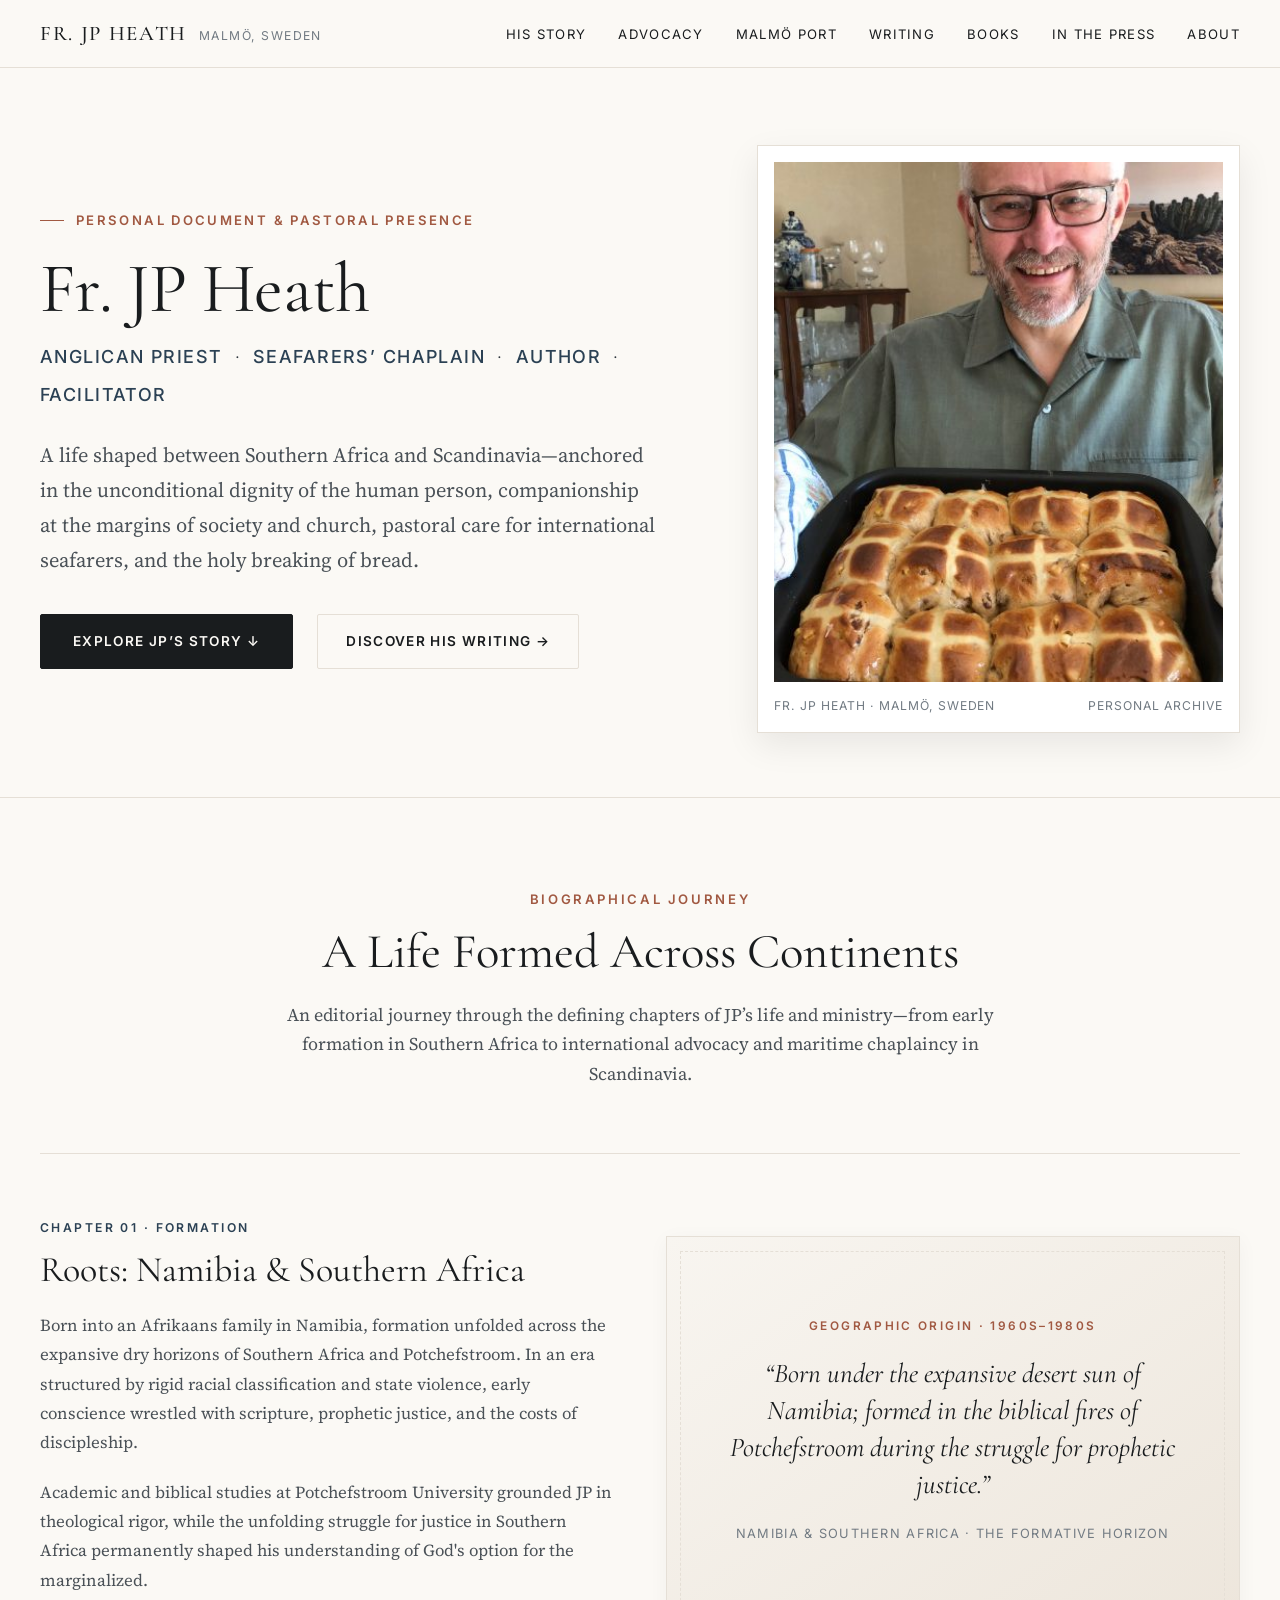
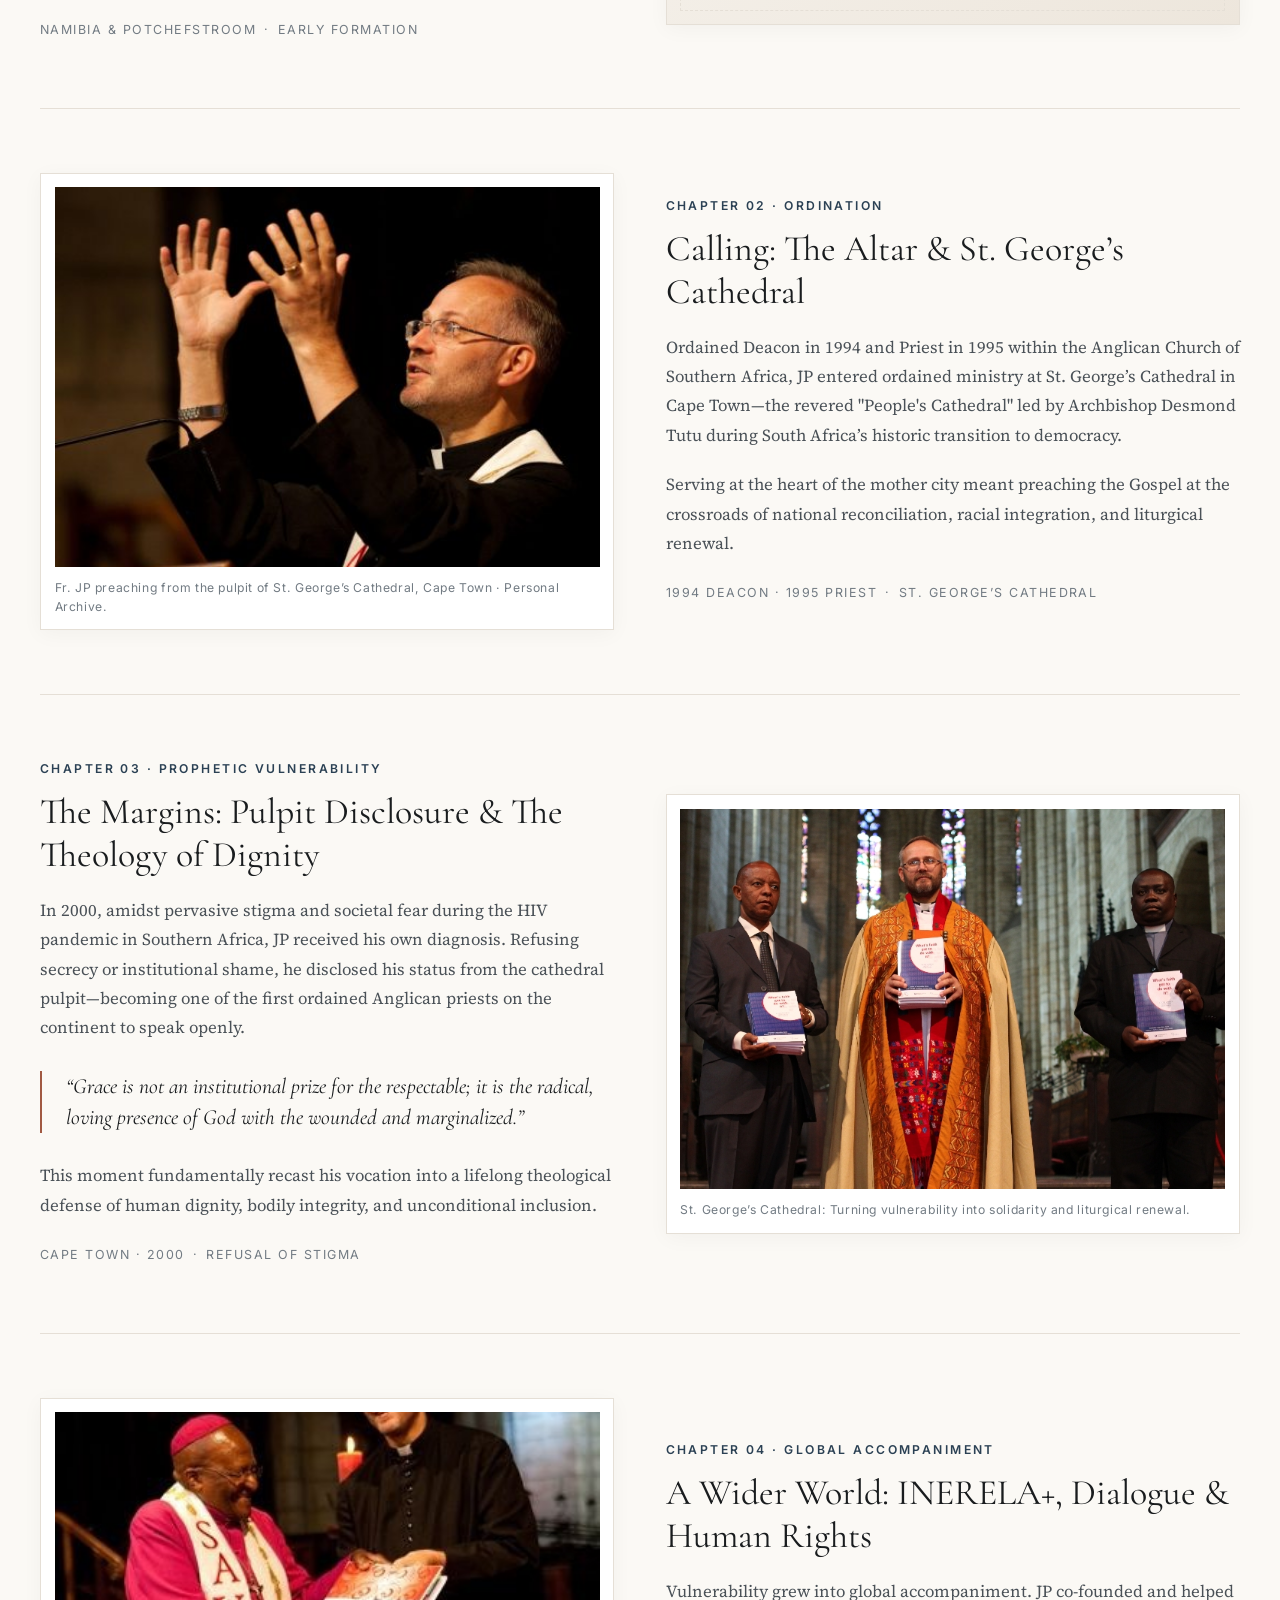
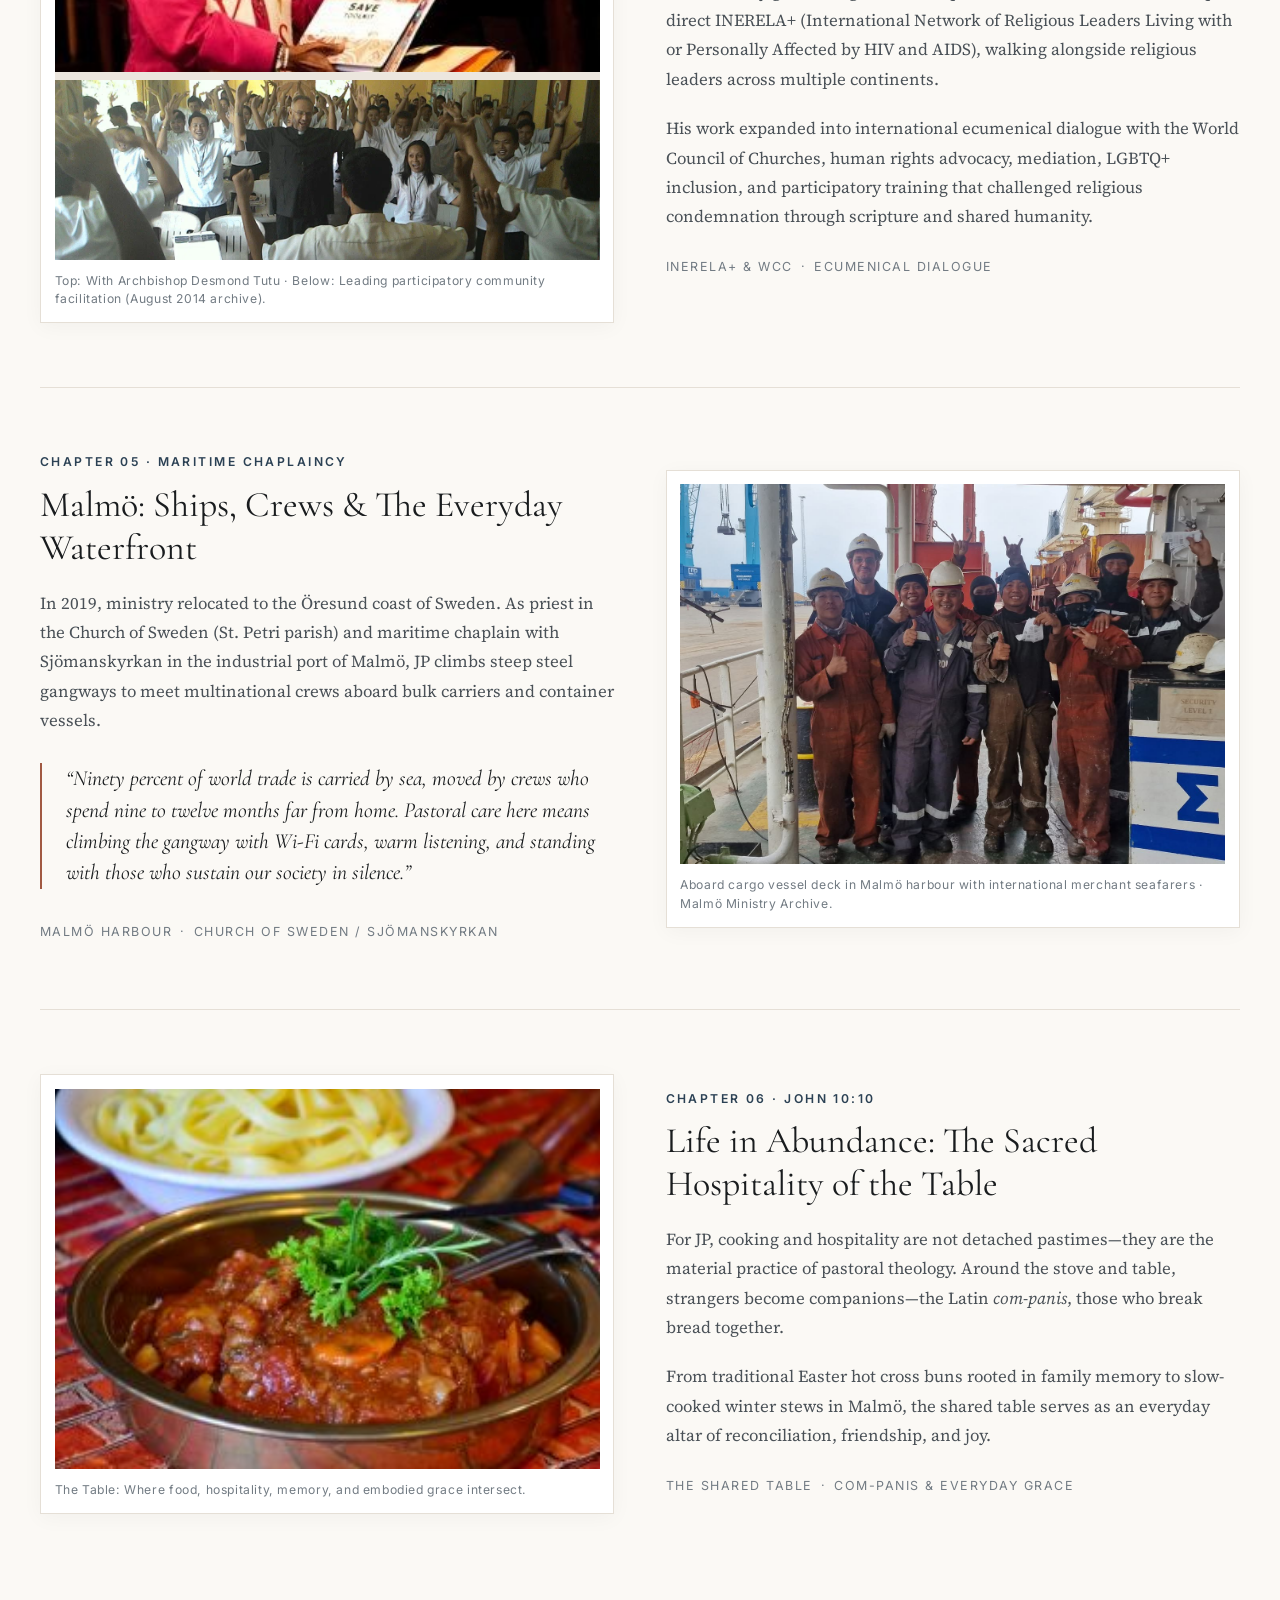
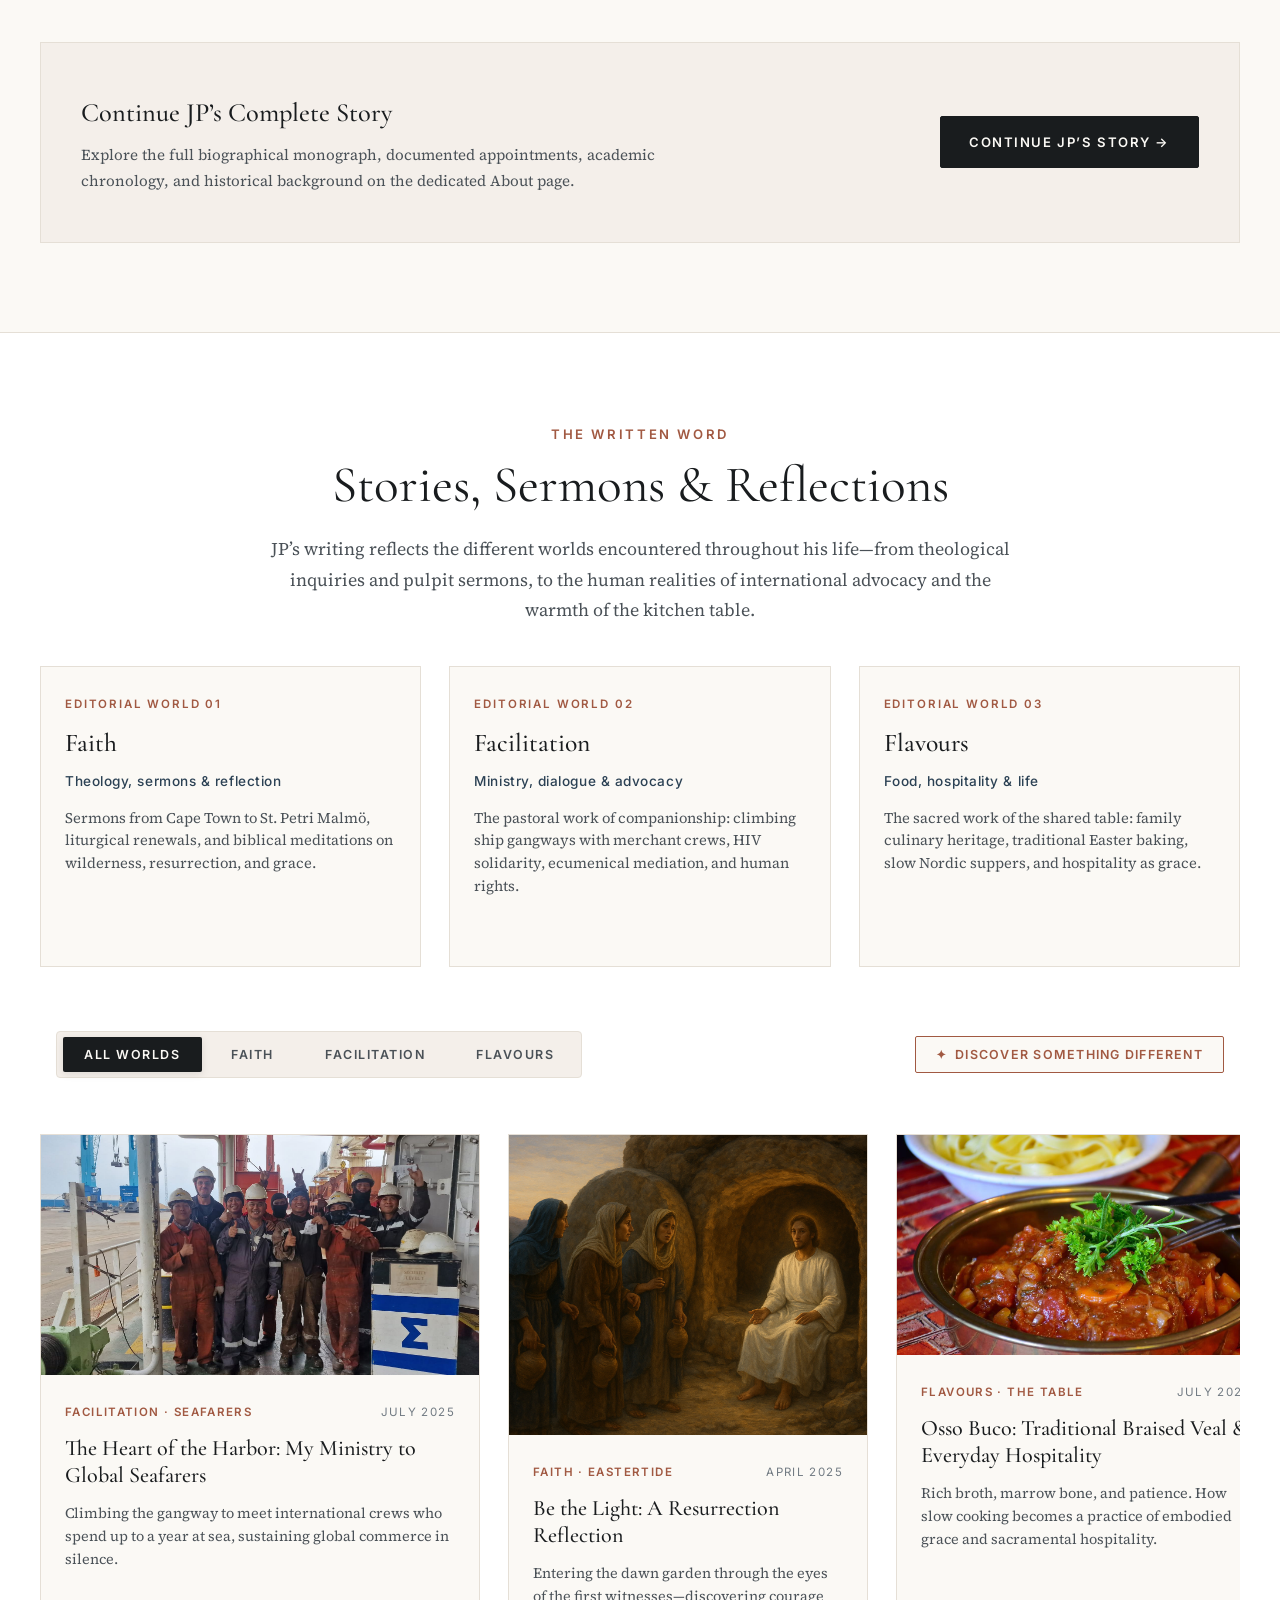
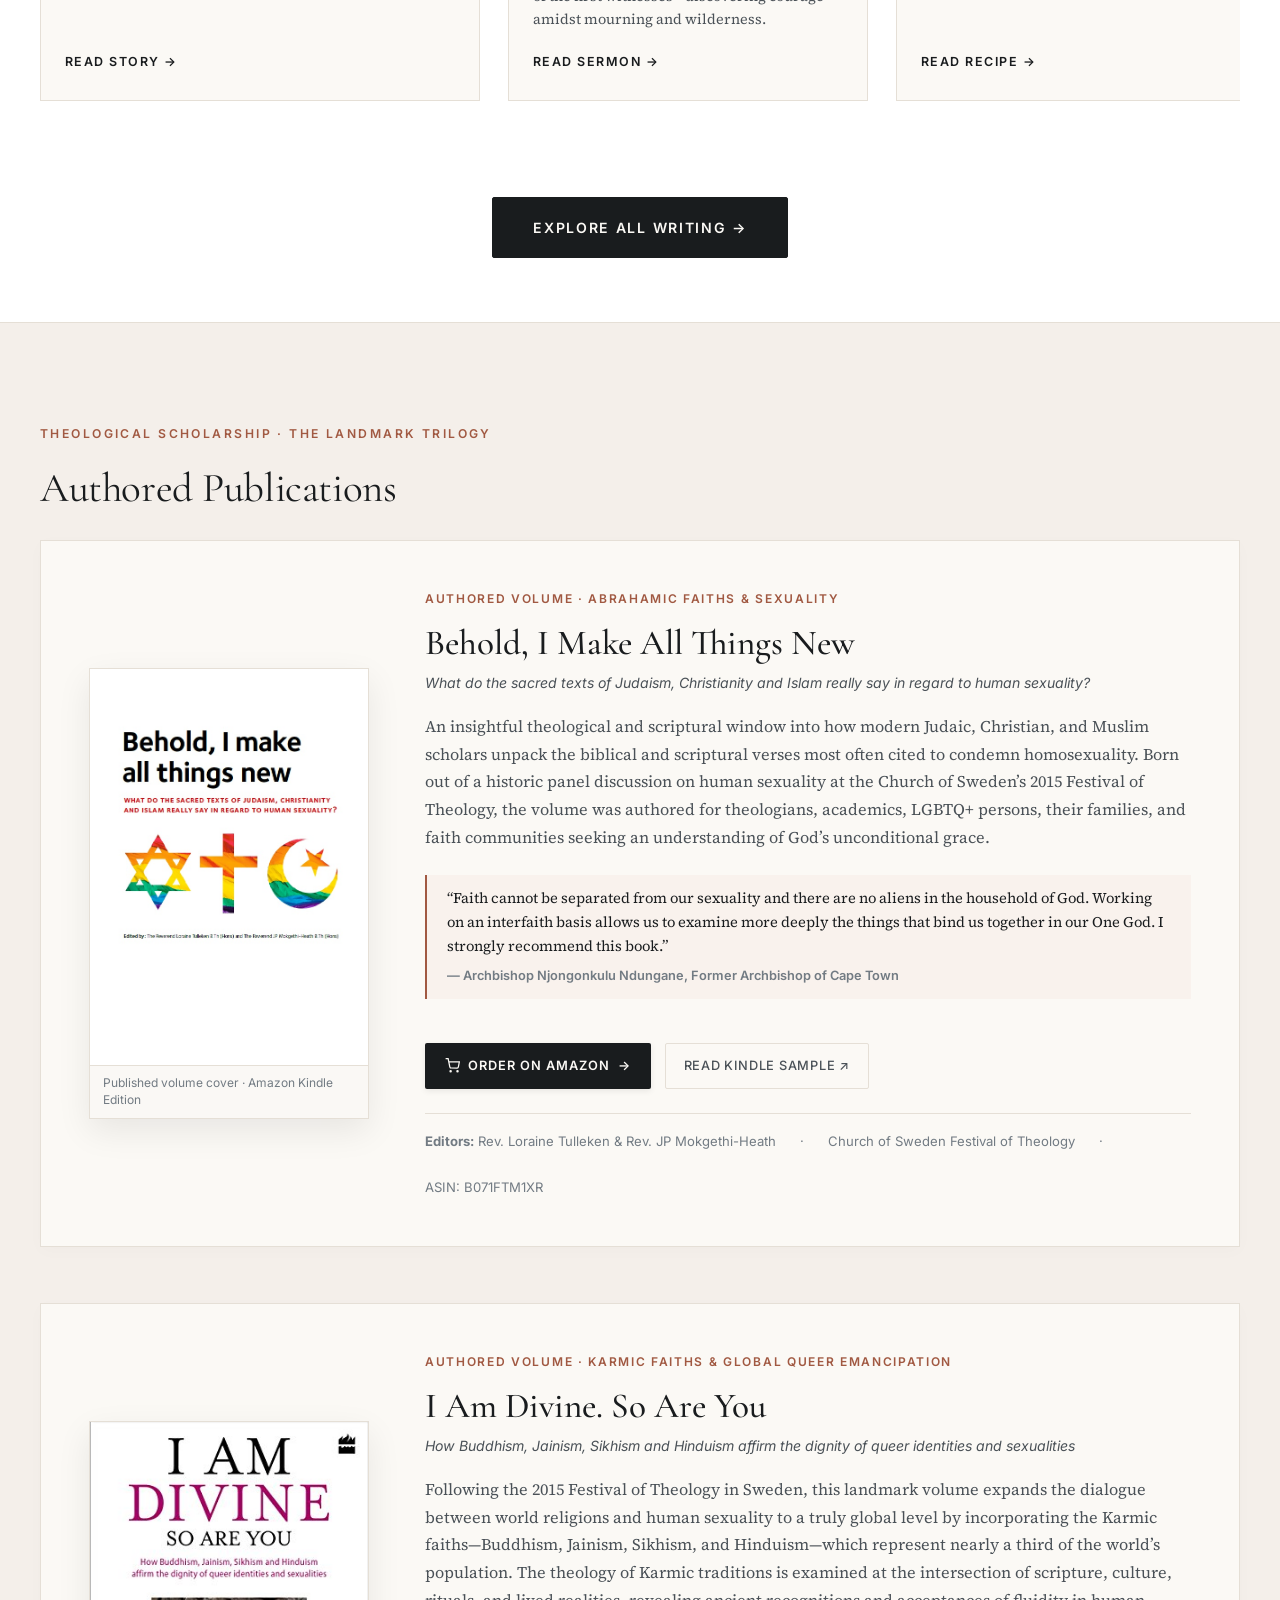
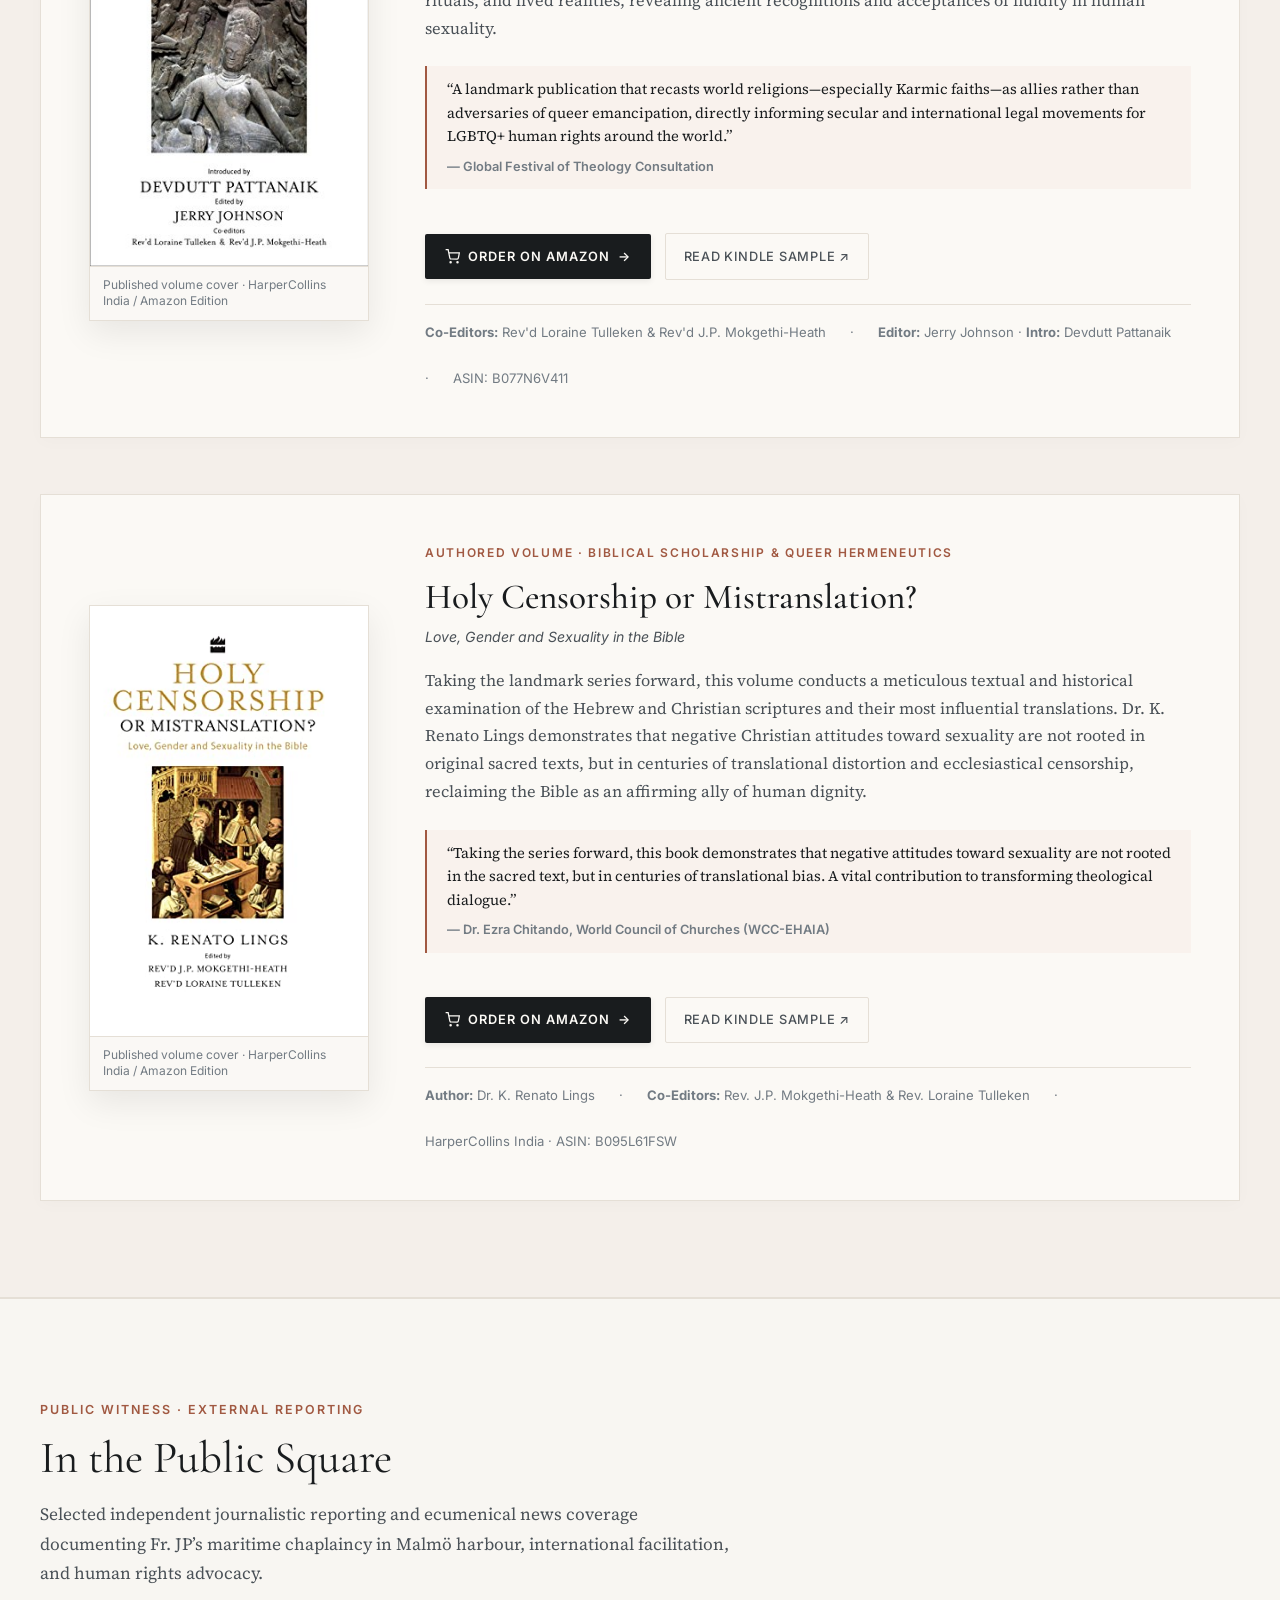
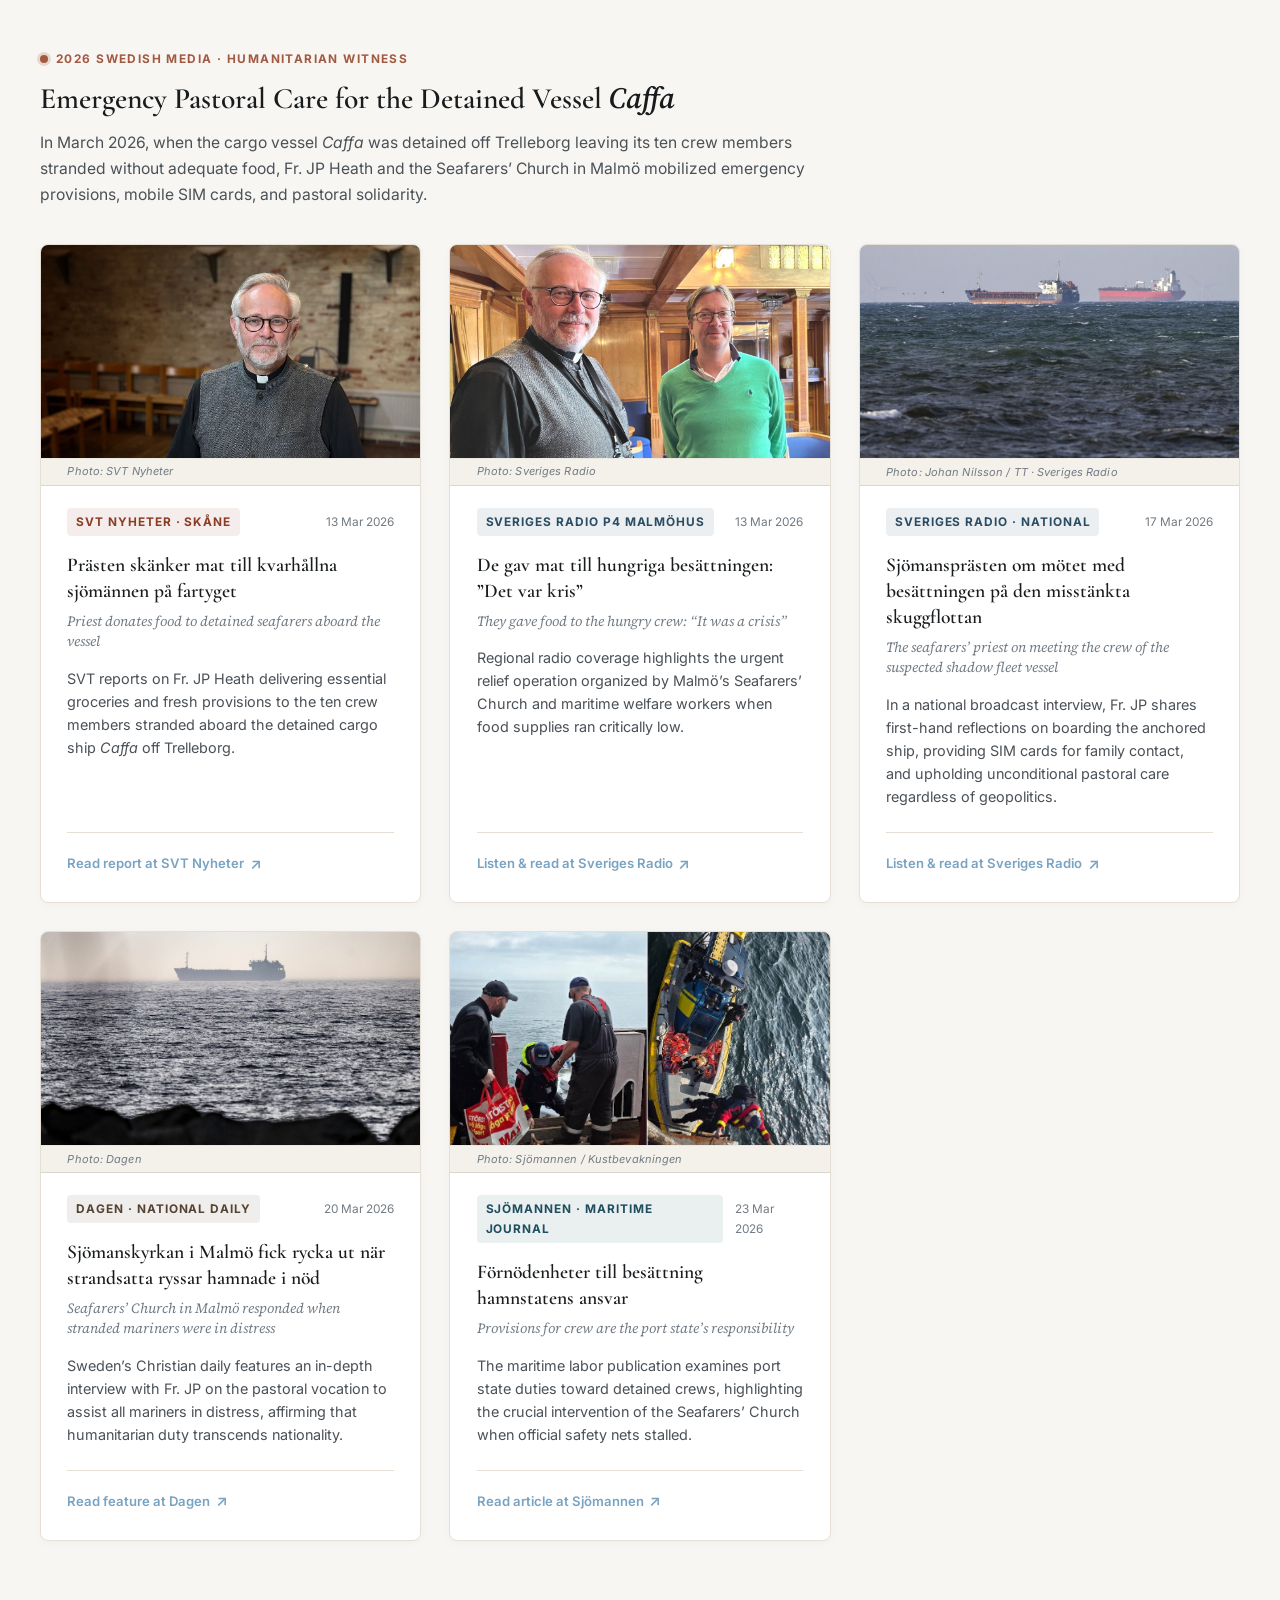
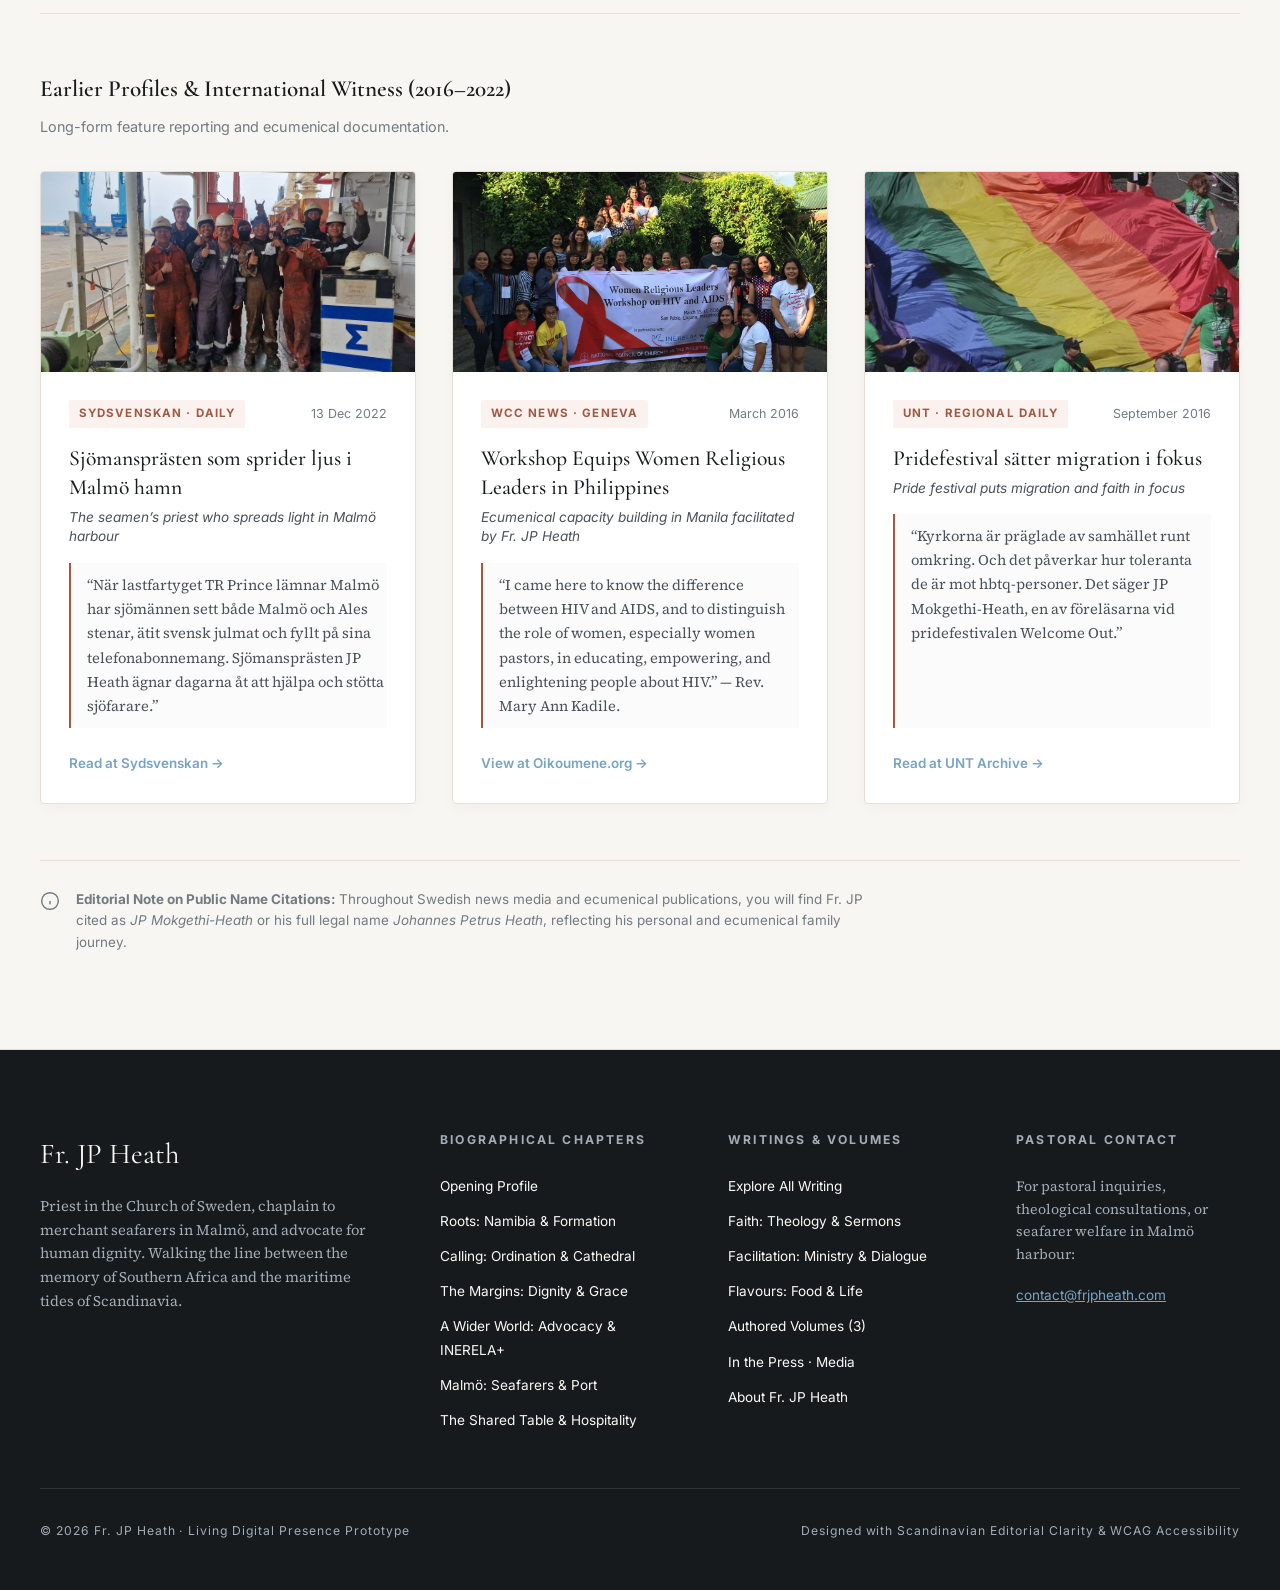
<file: index.html>
<!DOCTYPE html>
<html lang="en">
<head>
  <meta charset="UTF-8">
  <meta name="viewport" content="width=device-width, initial-scale=1.0">
  <title>Fr. JP Heath — Anglican Priest · Seafarers’ Chaplain · Author · Facilitator</title>
  <meta name="description" content="The personal website of Fr. JP Heath: documenting a life of faith, ministry, advocacy, maritime chaplaincy, and the sacred hospitality of the table. Meet JP, explore his story, and discover his writing.">
  <link rel="icon" href="assets/JP-logo-120x120.png" type="image/png">
  <link rel="stylesheet" href="css/hybrid-styles.css">
</head>
<body>

  <!-- =========================================================================
       01. PERSISTENT HEADER
       ========================================================================= -->
  <header class="hybrid-header" role="banner">
    <div class="brand-area">
      <a href="index.html" class="brand-name">Fr. JP Heath</a>
      <span class="brand-meta">Malmö, Sweden</span>
    </div>

    <nav aria-label="Primary navigation">
      <ul class="nav-links-desktop">
        <li><a href="#story">His Story</a></li>
        <li><a href="#margins">Advocacy</a></li>
        <li><a href="#maritime">Malmö Port</a></li>
        <li><a href="#writing">Writing</a></li>
        <li><a href="#books">Books</a></li>
        <li><a href="#media">In the Press</a></li>
        <li><a href="about.html">About</a></li>
      </ul>
      <button class="menu-toggle" aria-label="Open navigation menu" aria-expanded="false" aria-controls="mobile-drawer">
        <svg width="24" height="24" viewBox="0 0 24 24" fill="none" stroke="currentColor" stroke-width="1.75"><line x1="3" y1="12" x2="21" y2="12"></line><line x1="3" y1="6" x2="21" y2="6"></line><line x1="3" y1="18" x2="21" y2="18"></line></svg>
      </button>
    </nav>
  </header>

  <!-- Mobile Drawer -->
  <div id="mobile-drawer" class="mobile-drawer" role="dialog" aria-modal="true" aria-hidden="true">
    <button class="close-drawer" aria-label="Close menu">Close &times;</button>
    <ul class="mobile-nav-list">
      <li><a href="#hero">Opening Profile<span class="sub-label">Meet JP</span></a></li>
      <li><a href="#story">His Story<span class="sub-label">6 Biographical Chapters</span></a></li>
      <li><a href="#writing">Writing Discovery<span class="sub-label">Faith · Facilitation · Flavours</span></a></li>
      <li><a href="writing.html">Explore All Writing<span class="sub-label">Browse Full Collection</span></a></li>
      <li><a href="#books">Authored Volumes (3)<span class="sub-label">Behold · I Am Divine · Holy Censorship</span></a></li>
      <li><a href="#media">In the Press<span class="sub-label">Sydsvenskan · WCC · UNT</span></a></li>
      <li><a href="about.html">Biographical Monograph<span class="sub-label">Full Context & Chronology</span></a></li>
    </ul>
  </div>

  <main id="main-content">

    <!-- =======================================================================
         02. HERO: JP MUST BE THE MAIN SUBJECT
         ======================================================================= -->
    <section id="hero" class="v3-hero-section">
      <div class="v3-hero-grid">
        <div>
          <div class="v3-hero-eyebrow">Personal Document &amp; Pastoral Presence</div>
          <h1 class="v3-hero-title">Fr. JP Heath</h1>
          <div class="v3-hero-vocations">
            <span>Anglican Priest</span>
            <span class="sep">·</span>
            <span>Seafarers’ Chaplain</span>
            <span class="sep">·</span>
            <span>Author</span>
            <span class="sep">·</span>
            <span>Facilitator</span>
          </div>
          <p class="v3-hero-lead">
            A life shaped between Southern Africa and Scandinavia—anchored in the unconditional dignity of the human person, companionship at the margins of society and church, pastoral care for international seafarers, and the holy breaking of bread.
          </p>
          <div class="v3-hero-actions">
            <a href="#story" class="btn-hero-story">
              Explore JP’s Story &darr;
            </a>
            <a href="#writing" class="btn-hero-writing">
              Discover His Writing &rarr;
            </a>
          </div>
        </div>

        <div>
          <div class="v3-portrait-card">
            <div class="v3-portrait-img-frame">
              <img src="assets/jp-portrait.jpg" alt="Fr. JP Heath in Malmö, Sweden" width="800" height="960" fetchpriority="high">
            </div>
            <div class="v3-portrait-caption">
              <span>Fr. JP Heath · Malmö, Sweden</span>
              <span>Personal Archive</span>
            </div>
          </div>
        </div>
      </div>
    </section>

    <!-- =======================================================================
         03. TELL HIS STORY VISUALLY (6 EDITORIAL CHAPTERS)
         ======================================================================= -->
    <section id="story" class="v3-story-section">
      <div class="v3-story-inner">
        <div class="v3-story-header">
          <span class="v3-story-eyebrow">Biographical Journey</span>
          <h2>A Life Formed Across Continents</h2>
          <p>
            An editorial journey through the defining chapters of JP’s life and ministry—from early formation in Southern Africa to international advocacy and maritime chaplaincy in Scandinavia.
          </p>
        </div>

        <!-- Chapter 01: ROOTS -->
        <article class="v3-chapter" id="chapter-roots">
          <div class="v3-chapter-content">
            <span class="v3-chapter-num">Chapter 01 · Formation</span>
            <h3 class="v3-chapter-title">Roots: Namibia &amp; Southern Africa</h3>
            <div class="v3-chapter-body">
              <p>
                Born into an Afrikaans family in Namibia, formation unfolded across the expansive dry horizons of Southern Africa and Potchefstroom. In an era structured by rigid racial classification and state violence, early conscience wrestled with scripture, prophetic justice, and the costs of discipleship.
              </p>
              <p>
                Academic and biblical studies at Potchefstroom University grounded JP in theological rigor, while the unfolding struggle for justice in Southern Africa permanently shaped his understanding of God's option for the marginalized.
              </p>
              <div class="v3-chapter-meta-tag">
                <span>Namibia &amp; Potchefstroom</span>
                <span>·</span>
                <span>Early Formation</span>
              </div>
            </div>
          </div>

          <div class="v3-chapter-media">
            <div class="v3-chapter-media-card" style="background: linear-gradient(145deg, #F8F5F0 0%, #EDE6DC 100%);">
              <div style="padding: 3.5rem 2.5rem; text-align: center; border: 1px dashed var(--rule); display: flex; flex-direction: column; justify-content: center; min-height: 360px;">
                <span style="font-family: var(--font-sans); font-size: 0.74rem; letter-spacing: 0.2em; text-transform: uppercase; color: var(--accent-terracotta); font-weight: 600; margin-bottom: 1.25rem;">Geographic Origin · 1960s–1980s</span>
                <p style="font-family: var(--font-display); font-size: 1.7rem; line-height: 1.35; color: var(--ink); font-style: italic; margin-bottom: 1.25rem;">
                  “Born under the expansive desert sun of Namibia; formed in the biblical fires of Potchefstroom during the struggle for prophetic justice.”
                </p>
                <span style="font-family: var(--font-sans); font-size: 0.8rem; color: var(--ink-muted); letter-spacing: 0.1em; text-transform: uppercase;">
                  Namibia &amp; Southern Africa · The Formative Horizon
                </span>
              </div>
            </div>
          </div>
        </article>

        <!-- Chapter 02: CALLING -->
        <article class="v3-chapter reversed" id="chapter-calling">
          <div class="v3-chapter-content">
            <span class="v3-chapter-num">Chapter 02 · Ordination</span>
            <h3 class="v3-chapter-title">Calling: The Altar &amp; St. George’s Cathedral</h3>
            <div class="v3-chapter-body">
              <p>
                Ordained Deacon in 1994 and Priest in 1995 within the Anglican Church of Southern Africa, JP entered ordained ministry at St. George’s Cathedral in Cape Town—the revered "People's Cathedral" led by Archbishop Desmond Tutu during South Africa’s historic transition to democracy.
              </p>
              <p>
                Serving at the heart of the mother city meant preaching the Gospel at the crossroads of national reconciliation, racial integration, and liturgical renewal.
              </p>
              <div class="v3-chapter-meta-tag">
                <span>1994 Deacon · 1995 Priest</span>
                <span>·</span>
                <span>St. George’s Cathedral</span>
              </div>
            </div>
          </div>

          <div class="v3-chapter-media">
            <div class="v3-chapter-media-card">
              <div class="v3-chapter-media-wrap">
                <img src="assets/preaching.jpg" alt="Fr. JP Heath preaching from the pulpit of St. George's Cathedral Cape Town" width="800" height="1000">
              </div>
              <div class="v3-chapter-caption">
                Fr. JP preaching from the pulpit of St. George’s Cathedral, Cape Town · Personal Archive.
              </div>
            </div>
          </div>
        </article>

        <!-- Chapter 03: THE MARGINS -->
        <article class="v3-chapter" id="chapter-margins">
          <div class="v3-chapter-content">
            <span class="v3-chapter-num">Chapter 03 · Prophetic Vulnerability</span>
            <h3 class="v3-chapter-title">The Margins: Pulpit Disclosure &amp; The Theology of Dignity</h3>
            <div class="v3-chapter-body">
              <p>
                In 2000, amidst pervasive stigma and societal fear during the HIV pandemic in Southern Africa, JP received his own diagnosis. Refusing secrecy or institutional shame, he disclosed his status from the cathedral pulpit—becoming one of the first ordained Anglican priests on the continent to speak openly.
              </p>
              <blockquote class="v3-chapter-pullquote">
                “Grace is not an institutional prize for the respectable; it is the radical, loving presence of God with the wounded and marginalized.”
              </blockquote>
              <p>
                This moment fundamentally recast his vocation into a lifelong theological defense of human dignity, bodily integrity, and unconditional inclusion.
              </p>
              <div class="v3-chapter-meta-tag">
                <span>Cape Town · 2000</span>
                <span>·</span>
                <span>Refusal of Stigma</span>
              </div>
            </div>
          </div>

          <div class="v3-chapter-media">
            <div class="v3-chapter-media-card">
              <div class="v3-chapter-media-wrap">
                <img src="assets/cathedral-book-launch-2.jpg" alt="Assembly of faith leaders and community at cathedral gathering" width="800" height="500">
              </div>
              <div class="v3-chapter-caption">
                St. George’s Cathedral: Turning vulnerability into solidarity and liturgical renewal.
              </div>
            </div>
          </div>
        </article>

        <!-- Chapter 04: A WIDER WORLD -->
        <article class="v3-chapter reversed" id="chapter-world">
          <div class="v3-chapter-content">
            <span class="v3-chapter-num">Chapter 04 · Global Accompaniment</span>
            <h3 class="v3-chapter-title">A Wider World: INERELA+, Dialogue &amp; Human Rights</h3>
            <div class="v3-chapter-body">
              <p>
                Vulnerability grew into global accompaniment. JP co-founded and helped direct INERELA+ (International Network of Religious Leaders Living with or Personally Affected by HIV and AIDS), walking alongside religious leaders across multiple continents.
              </p>
              <p>
                His work expanded into international ecumenical dialogue with the World Council of Churches, human rights advocacy, mediation, LGBTQ+ inclusion, and participatory training that challenged religious condemnation through scripture and shared humanity.
              </p>
              <div class="v3-chapter-meta-tag">
                <span>INERELA+ &amp; WCC</span>
                <span>·</span>
                <span>Ecumenical Dialogue</span>
              </div>
            </div>
          </div>

          <div class="v3-chapter-media">
            <div class="v3-chapter-media-card">
              <div class="v3-chapter-media-wrap" style="height: auto;">
                <img src="assets/Tutu-with-JP.jpg" alt="Fr. JP Heath in warm conversation with Archbishop Desmond Tutu" width="720" height="900" style="height: 260px; object-fit: cover;">
                <div style="margin-top: 0.5rem; overflow: hidden;">
                  <picture>
                    <source srcset="assets/P_20140812_141716.webp" type="image/webp">
                    <img src="assets/P_20140812_141716.gif" alt="Fr. JP Heath leading community facilitation in song and worship" width="600" height="340" style="height: 180px; object-fit: cover;">
                  </picture>
                </div>
              </div>
              <div class="v3-chapter-caption">
                Top: With Archbishop Desmond Tutu · Below: Leading participatory community facilitation (August 2014 archive).
              </div>
            </div>
          </div>
        </article>

        <!-- Chapter 05: MALMÖ & THE SEA -->
        <article class="v3-chapter" id="chapter-malmo">
          <div class="v3-chapter-content">
            <span class="v3-chapter-num">Chapter 05 · Maritime Chaplaincy</span>
            <h3 class="v3-chapter-title">Malmö: Ships, Crews &amp; The Everyday Waterfront</h3>
            <div class="v3-chapter-body">
              <p>
                In 2019, ministry relocated to the Öresund coast of Sweden. As priest in the Church of Sweden (St. Petri parish) and maritime chaplain with Sjömanskyrkan in the industrial port of Malmö, JP climbs steep steel gangways to meet multinational crews aboard bulk carriers and container vessels.
              </p>
              <blockquote class="v3-chapter-pullquote">
                “Ninety percent of world trade is carried by sea, moved by crews who spend nine to twelve months far from home. Pastoral care here means climbing the gangway with Wi-Fi cards, warm listening, and standing with those who sustain our society in silence.”
              </blockquote>
              <div class="v3-chapter-meta-tag">
                <span>Malmö Harbour</span>
                <span>·</span>
                <span>Church of Sweden / Sjömanskyrkan</span>
              </div>
            </div>
          </div>

          <div class="v3-chapter-media">
            <div class="v3-chapter-media-card">
              <div class="v3-chapter-media-wrap">
                <img src="assets/IMG_2581.jpeg" alt="Fr. JP Heath with international merchant seafarers aboard cargo ship deck in Malmö port" width="1440" height="720">
              </div>
              <div class="v3-chapter-caption">
                Aboard cargo vessel deck in Malmö harbour with international merchant seafarers · Malmö Ministry Archive.
              </div>
            </div>
          </div>
        </article>

        <!-- Chapter 06: LIFE IN ABUNDANCE & THE TABLE -->
        <article class="v3-chapter reversed" id="chapter-table">
          <div class="v3-chapter-content">
            <span class="v3-chapter-num">Chapter 06 · John 10:10</span>
            <h3 class="v3-chapter-title">Life in Abundance: The Sacred Hospitality of the Table</h3>
            <div class="v3-chapter-body">
              <p>
                For JP, cooking and hospitality are not detached pastimes—they are the material practice of pastoral theology. Around the stove and table, strangers become companions—the Latin <em>com-panis</em>, those who break bread together.
              </p>
              <p>
                From traditional Easter hot cross buns rooted in family memory to slow-cooked winter stews in Malmö, the shared table serves as an everyday altar of reconciliation, friendship, and joy.
              </p>
              <div class="v3-chapter-meta-tag">
                <span>The Shared Table</span>
                <span>·</span>
                <span>Com-panis &amp; Everyday Grace</span>
              </div>
            </div>
          </div>

          <div class="v3-chapter-media">
            <div class="v3-chapter-media-card">
              <div class="v3-chapter-media-wrap">
                <img src="assets/osso-buco-thumb.jpg" alt="Slow-cooked Osso Buco with pasta on kitchen table" width="800" height="500">
              </div>
              <div class="v3-chapter-caption">
                The Table: Where food, hospitality, memory, and embodied grace intersect.
              </div>
            </div>
          </div>
        </article>

        <!-- Narrative Bridge: Continue JP's Story -->
        <div class="v3-story-bridge">
          <div class="v3-story-bridge-text">
            <h3>Continue JP’s Complete Story</h3>
            <p>
              Explore the full biographical monograph, documented appointments, academic chronology, and historical background on the dedicated About page.
            </p>
          </div>
          <a href="about.html" class="btn-continue-story">
            Continue JP’s Story &rarr;
          </a>
        </div>

      </div>
    </section>

    <!-- =======================================================================
         04. TRANSITION INTO HIS WRITING
         ======================================================================= -->
    <section id="writing" class="v3-writing-section">
      <div class="v3-writing-intro-block">
        <span class="v3-writing-eyebrow">The Written Word</span>
        <h2>Stories, Sermons &amp; Reflections</h2>
        <p>
          JP’s writing reflects the different worlds encountered throughout his life—from theological inquiries and pulpit sermons, to the human realities of international advocacy and the warmth of the kitchen table.
        </p>

        <!-- Three Editorial Worlds Architecture -->
        <div class="v3-worlds-architecture">
          <div class="v3-world-pill-card">
            <span class="world-tag">Editorial World 01</span>
            <h3>Faith</h3>
            <div class="world-desc">Theology, sermons &amp; reflection</div>
            <p>
              Sermons from Cape Town to St. Petri Malmö, liturgical renewals, and biblical meditations on wilderness, resurrection, and grace.
            </p>
          </div>

          <div class="v3-world-pill-card">
            <span class="world-tag">Editorial World 02</span>
            <h3>Facilitation</h3>
            <div class="world-desc">Ministry, dialogue &amp; advocacy</div>
            <p>
              The pastoral work of companionship: climbing ship gangways with merchant crews, HIV solidarity, ecumenical mediation, and human rights.
            </p>
          </div>

          <div class="v3-world-pill-card">
            <span class="world-tag">Editorial World 03</span>
            <h3>Flavours</h3>
            <div class="world-desc">Food, hospitality &amp; life</div>
            <p>
              The sacred work of the shared table: family culinary heritage, traditional Easter baking, slow Nordic suppers, and hospitality as grace.
            </p>
          </div>
        </div>
      </div>

      <!-- =====================================================================
           05. HIGHLY VISUAL ARTICLE GALLERY & MAGAZINE LENS
           ===================================================================== -->
      <div class="v3-gallery-lens-bar">
        <div class="v3-lens-filters" role="tablist" aria-label="Editorial lens filter">
          <button class="v3-lens-btn active" data-lens="all" role="tab" aria-selected="true">All Worlds</button>
          <button class="v3-lens-btn" data-lens="faith" role="tab" aria-selected="false">Faith</button>
          <button class="v3-lens-btn" data-lens="facilitation" role="tab" aria-selected="false">Facilitation</button>
          <button class="v3-lens-btn" data-lens="flavours" role="tab" aria-selected="false">Flavours</button>
        </div>

        <button class="v3-serendipity-trigger" aria-label="Surprise me with a resurfaced reflection">
          <span>✦</span> Discover Something Different
        </button>
      </div>

      <!-- Asymmetric Visual Gallery Stream -->
      <div class="v3-gallery-container" tabindex="0" aria-label="Visual article gallery stream, scroll horizontally to explore">
        <div class="v3-gallery-track">

          <!-- Tile 01: Lead Landscape Tile (Facilitation / Seafarers 2025) -->
          <article class="v3-article-tile tile-landscape" data-world="facilitation">
            <div class="v3-tile-img-box">
              <img src="assets/IMG_2581.jpeg" alt="Fr. JP Heath with international merchant seafarers aboard cargo ship deck in Malmö port" loading="lazy">
            </div>
            <div class="v3-tile-body">
              <div>
                <div class="v3-tile-meta-row">
                  <span class="v3-tile-category">Facilitation · Seafarers</span>
                  <span class="v3-tile-date">July 2025</span>
                </div>
                <h3 class="v3-tile-title">The Heart of the Harbor: My Ministry to Global Seafarers</h3>
                <p class="v3-tile-teaser">
                  Climbing the gangway to meet international crews who spend up to a year at sea, sustaining global commerce in silence.
                </p>
              </div>
              <a href="article.html?slug=the-heart-of-the-harbor-my-ministry-to-global-seafarers" class="v3-tile-link">
                Read Story &rarr;
              </a>
            </div>
          </article>

          <!-- Tile 02: Portrait Tile (Faith / Resurrection 2025) -->
          <article class="v3-article-tile tile-portrait" data-world="faith">
            <div class="v3-tile-img-box">
              <img src="assets/64145DF5-674A-4D94-8031-BBB19D1C6357.png" alt="Be the Light: A Resurrection Reflection" loading="lazy">
            </div>
            <div class="v3-tile-body">
              <div>
                <div class="v3-tile-meta-row">
                  <span class="v3-tile-category">Faith · Eastertide</span>
                  <span class="v3-tile-date">April 2025</span>
                </div>
                <h3 class="v3-tile-title">Be the Light: A Resurrection Reflection</h3>
                <p class="v3-tile-teaser">
                  Entering the dawn garden through the eyes of the first witnesses—discovering courage amidst mourning and wilderness.
                </p>
              </div>
              <a href="article.html?slug=be-the-light-a-resurrection-reflection-through-the-eyes-of-the-first-witnesses" class="v3-tile-link">
                Read Sermon &rarr;
              </a>
            </div>
          </article>

          <!-- Tile 03: Standard Landscape Tile (Flavours / Culinary 2022) -->
          <article class="v3-article-tile tile-standard" data-world="flavours">
            <div class="v3-tile-img-box">
              <img src="assets/ossobuco-flesh-calf-2535546.jpg" alt="Slow-cooked Osso Buco with pasta on dining table" loading="lazy">
            </div>
            <div class="v3-tile-body">
              <div>
                <div class="v3-tile-meta-row">
                  <span class="v3-tile-category">Flavours · The Table</span>
                  <span class="v3-tile-date">July 2022</span>
                </div>
                <h3 class="v3-tile-title">Osso Buco: Traditional Braised Veal &amp; Everyday Hospitality</h3>
                <p class="v3-tile-teaser">
                  Rich broth, marrow bone, and patience. How slow cooking becomes a practice of embodied grace and sacramental hospitality.
                </p>
              </div>
              <a href="article.html?slug=osso-buco" class="v3-tile-link">
                Read Recipe &rarr;
              </a>
            </div>
          </article>

          <!-- Tile 04: Typographic Slate Tile (Faith / Resurfaced 2024) -->
          <article class="v3-article-tile tile-typo" data-world="faith">
            <div class="v3-tile-typo-box bg-slate">
              <span class="v3-tile-typo-quote">“When physical presence withdraws, solidarity expands across all borders.”</span>
            </div>
            <div class="v3-tile-body">
              <div>
                <div class="v3-tile-meta-row">
                  <span class="v3-tile-category">Faith · Feast Day</span>
                  <span class="v3-tile-date">May 2024</span>
                </div>
                <h3 class="v3-tile-title">Ascension Day: Finding Hope and Unity in Separation</h3>
                <p class="v3-tile-teaser">
                  Reframing departure not as loss, but as the universal commissioning of community and prophetic courage.
                </p>
              </div>
              <a href="article.html?slug=ascension-day-finding-hope-and-unity-in-separation" class="v3-tile-link">
                Read Reflection &rarr;
              </a>
            </div>
          </article>

          <!-- Tile 05: Lead Tile (Facilitation / Desmond Tutu Tribute) -->
          <article class="v3-article-tile tile-landscape" data-world="facilitation">
            <div class="v3-tile-img-box">
              <img src="assets/RS76715_091213-480.jpg" alt="Fr. JP Heath in conversation with Archbishop Desmond Tutu" loading="lazy">
            </div>
            <div class="v3-tile-body">
              <div>
                <div class="v3-tile-meta-row">
                  <span class="v3-tile-category">Facilitation · Tribute</span>
                  <span class="v3-tile-date">December 2021</span>
                </div>
                <h3 class="v3-tile-title">Reflecting on Desmond Tutu and the Incarnation</h3>
                <p class="v3-tile-teaser">
                  Personal memories of a mentor whose infectious laughter, unwavering courage, and prophetic joy redefined moral leadership.
                </p>
              </div>
              <a href="article.html?slug=reflecting-on-desmond-tutu-and-the-incarnation-a-journey-of-justice-kindness-and-humility" class="v3-tile-link">
                Read Tribute &rarr;
              </a>
            </div>
          </article>

          <!-- Tile 06: Standard Tile (Faith / Lenten Sermon 2025) -->
          <article class="v3-article-tile tile-standard" data-world="faith">
            <div class="v3-tile-img-box">
              <img src="assets/Ash-Wednesday-EC-by-IvarsKupcis-22Feb2023-40.jpg" alt="Ash Wednesday Ecumenical Service by Ivars Kupcis" loading="lazy">
            </div>
            <div class="v3-tile-body">
              <div>
                <div class="v3-tile-meta-row">
                  <span class="v3-tile-category">Faith · Lent</span>
                  <span class="v3-tile-date">March 2025</span>
                </div>
                <h3 class="v3-tile-title">Reflections on the Temptations of Christ</h3>
                <p class="v3-tile-teaser">
                  Disentangling the temptation of institutional control and earthly prestige from authentic gospel vulnerability.
                </p>
              </div>
              <a href="article.html?slug=reflections-on-the-temptations-of-christ-a-lenten-sermon" class="v3-tile-link">
                Read Sermon &rarr;
              </a>
            </div>
          </article>

          <!-- Tile 07: Standard Tile (Facilitation / Malmö Harbour Sanctuary 2025) -->
          <article class="v3-article-tile tile-standard" data-world="facilitation">
            <div class="v3-tile-img-box">
              <img src="assets/B1E2A543-0BB0-4062-9E2A-E3770F57FAC0.png" alt="St. Nikolai Gård historic seafarers sanctuary in Malmö" loading="lazy">
            </div>
            <div class="v3-tile-body">
              <div>
                <div class="v3-tile-meta-row">
                  <span class="v3-tile-category">Facilitation · Malmö Sanctuary</span>
                  <span class="v3-tile-date">May 2025</span>
                </div>
                <h3 class="v3-tile-title">History of a Seafarer’s Sanctuary in Malmö</h3>
                <p class="v3-tile-teaser">
                  The legacy of St. Nikolai Gård: providing hospitality, warmth, and pastoral accompaniment along the Öresund docks.
                </p>
              </div>
              <a href="article.html?slug=history-of-a-seafarers-sanctuary-in-malmo" class="v3-tile-link">
                Read Article &rarr;
              </a>
            </div>
          </article>

          <!-- Tile 08: Standard Tile (Faith / Easter Journey) -->
          <article class="v3-article-tile tile-standard" data-world="faith">
            <div class="v3-tile-img-box">
              <img src="assets/PhotoByAlbinHillert_20190421_AH2_1359.jpg" alt="Easter journey from sorrow to joy" loading="lazy">
            </div>
            <div class="v3-tile-body">
              <div>
                <div class="v3-tile-meta-row">
                  <span class="v3-tile-category">Faith · Easter</span>
                  <span class="v3-tile-date">April 2019</span>
                </div>
                <h3 class="v3-tile-title">Hearing Hope: An Easter Journey from Sorrow to Joy</h3>
                <p class="v3-tile-teaser">
                  From the quiet shock of bereavement to the unshakeable morning song of hope. A meditation on resurrection in daily life.
                </p>
              </div>
              <a href="article.html?slug=hearing-hope-an-easter-journey-from-sorrow-to-joy" class="v3-tile-link">
                Read Reflection &rarr;
              </a>
            </div>
          </article>

          <!-- Tile 09: Standard Tile (Facilitation / Personal Journey 2025) -->
          <article class="v3-article-tile tile-standard" data-world="facilitation">
            <div class="v3-tile-img-box">
              <img src="assets/IMG_2532.jpeg" alt="Fr. JP Heath - From Silence to Solidarity" loading="lazy">
            </div>
            <div class="v3-tile-body">
              <div>
                <div class="v3-tile-meta-row">
                  <span class="v3-tile-category">Facilitation · Journey</span>
                  <span class="v3-tile-date">April 2025</span>
                </div>
                <h3 class="v3-tile-title">My HIV Journey as a Priest – From Silence to Solidarity</h3>
                <p class="v3-tile-teaser">
                  Ordained while living with HIV: confronting ecclesiastical taboos and turning personal vulnerability into global pastoral advocacy.
                </p>
              </div>
              <a href="article.html?slug=my-hiv-journey-as-a-priest-from-silence-to-solidarity" class="v3-tile-link">
                Read Journey &rarr;
              </a>
            </div>
          </article>

          <!-- Tile 10: Typographic Terracotta Tile (Faith / Resurfaced 2024) -->
          <article class="v3-article-tile tile-typo" data-world="faith">
            <div class="v3-tile-typo-box bg-terracotta">
              <span class="v3-tile-typo-quote">“From the Skeleton Coast to Windhoek: a 60th birthday pilgrimage of faith.”</span>
            </div>
            <div class="v3-tile-body">
              <div>
                <div class="v3-tile-meta-row">
                  <span class="v3-tile-category">Faith · Pilgrimage</span>
                  <span class="v3-tile-date">October 2024</span>
                </div>
                <h3 class="v3-tile-title">Bringing Bibles to Namibia: A Journey of Faith and Giving</h3>
                <p class="v3-tile-teaser">
                  Traversing rural Namibian communities to deliver scriptures and reconnect with early roots of faith.
                </p>
              </div>
              <a href="article.html?slug=bringing-bibles-to-namibia-a-journey-of-faith-and-giving" class="v3-tile-link">
                Read Chronicle &rarr;
              </a>
            </div>
          </article>

          <!-- Tile 11: Standard Tile (Facilitation / Human Rights 2024) -->
          <article class="v3-article-tile tile-standard" data-world="facilitation">
            <div class="v3-tile-img-box">
              <img src="assets/hungary_2015_jeffrey_hegyeshalom016.jpg" alt="Wisdom Madoka’s Story as an African Asylum Seeker in Sweden" loading="lazy">
            </div>
            <div class="v3-tile-body">
              <div>
                <div class="v3-tile-meta-row">
                  <span class="v3-tile-category">Facilitation · Human Rights</span>
                  <span class="v3-tile-date">November 2024</span>
                </div>
                <h3 class="v3-tile-title">The Journey of Seeking Safety: Wisdom Madoka’s Story</h3>
                <p class="v3-tile-teaser">
                  An African asylum seeker’s path through Swedish immigration bureaucracy—illuminating human dignity, resilience, and accompaniment.
                </p>
              </div>
              <a href="article.html?slug=the-journey-of-seeking-safety-wisdom-madokas-story-as-an-african-asylum-seeker-in-sweden" class="v3-tile-link">
                Read Story &rarr;
              </a>
            </div>
          </article>

          <!-- Tile 12: Standard Tile (Faith / Justice & Margins) -->
          <article class="v3-article-tile tile-standard" data-world="faith">
            <div class="v3-tile-img-box">
              <img src="assets/Iraq_Hawkey_20230309-525.jpg" alt="Finding Christ in the Margins" loading="lazy">
            </div>
            <div class="v3-tile-body">
              <div>
                <div class="v3-tile-meta-row">
                  <span class="v3-tile-category">Faith · Reflection</span>
                  <span class="v3-tile-date">March 2023</span>
                </div>
                <h3 class="v3-tile-title">Finding Christ in the Margins</h3>
                <p class="v3-tile-teaser">
                  Theology is tested not in the safety of cathedrals, but at the bruised edges of human experience where Christ is always waiting.
                </p>
              </div>
              <a href="article.html?slug=finding-christ-in-the-margins" class="v3-tile-link">
                Read Reflection &rarr;
              </a>
            </div>
          </article>

        </div>
      </div>

      <!-- Toast Element for Serendipity Trigger -->
      <div class="v3-serendipity-toast" role="status" aria-live="polite"></div>

      <!-- Action Area: Explore All Writing -->
      <div class="v3-gallery-action-area">
        <a href="writing.html" class="btn-explore-writing">
          Explore All Writing &rarr;
        </a>
      </div>
    </section>

    <!-- =======================================================================
         06. BOOKS / SELECTED PUBLICATIONS (THE LANDMARK THEOLOGICAL TRILOGY)
         ======================================================================= -->
    <section id="books" class="books-section" aria-labelledby="books-heading">
      <div class="anchor-inner">
        <span class="anchor-eyebrow">Theological Scholarship &middot; The Landmark Trilogy</span>
        <h2 id="books-heading" class="anchor-title">Authored Publications</h2>
        
        <div class="books-container">
          <!-- Volume 1: Behold, I Make All Things New -->
          <article class="book-card">
            <div class="book-media-wrap">
              <a href="https://www.amazon.com/dp/B071FTM1XR" target="_blank" rel="noopener noreferrer" class="book-cover-link" aria-label="View Behold, I Make All Things New on Amazon">
                <img src="assets/Final-Corrected-Behold-Cover-1.jpg" alt="Book cover: Behold, I Make All Things New, edited by Rev. Loraine Tulleken and Rev. JP Mokgethi-Heath" width="360" height="520">
              </a>
              <div class="book-media-caption">
                Published volume cover · Amazon Kindle Edition
              </div>
            </div>
            <div class="book-card-body">
              <span class="book-tag">Authored Volume · Abrahamic Faiths &amp; Sexuality</span>
              <h3 class="book-title">Behold, I Make All Things New</h3>
              <div class="book-subtitle">
                What do the sacred texts of Judaism, Christianity and Islam really say in regard to human sexuality?
              </div>
              <p class="book-description">
                An insightful theological and scriptural window into how modern Judaic, Christian, and Muslim scholars unpack the biblical and scriptural verses most often cited to condemn homosexuality. Born out of a historic panel discussion on human sexuality at the Church of Sweden’s 2015 Festival of Theology, the volume was authored for theologians, academics, LGBTQ+ persons, their families, and faith communities seeking an understanding of God’s unconditional grace.
              </p>
              <blockquote class="book-quote-box">
                &ldquo;Faith cannot be separated from our sexuality and there are no aliens in the household of God. Working on an interfaith basis allows us to examine more deeply the things that bind us together in our One God. I strongly recommend this book.&rdquo;
                <cite>&mdash; Archbishop Njongonkulu Ndungane, Former Archbishop of Cape Town</cite>
              </blockquote>

              <div class="book-actions">
                <a href="https://www.amazon.com/dp/B071FTM1XR" target="_blank" rel="noopener noreferrer" class="btn-amazon-buy">
                  <svg width="15" height="15" viewBox="0 0 24 24" fill="none" stroke="currentColor" stroke-width="2"><circle cx="9" cy="21" r="1"></circle><circle cx="20" cy="21" r="1"></circle><path d="M1 1h4l2.68 13.39a2 2 0 0 0 2 1.61h9.72a2 2 0 0 0 2-1.61L23 6H6"></path></svg>
                  <span>Order on Amazon</span>
                  <span class="btn-arrow">&rarr;</span>
                </a>
                <a href="https://read.amazon.com/kp/card?asin=B071FTM1XR&amp;preview=inline&amp;linkCode=kpe" target="_blank" rel="noopener noreferrer" class="btn-amazon-preview">
                  <span>Read Kindle Sample &nearr;</span>
                </a>
              </div>

              <div class="book-meta-footer">
                <span><strong>Editors:</strong> Rev. Loraine Tulleken &amp; Rev. JP Mokgethi-Heath</span>
                <span>·</span>
                <span>Church of Sweden Festival of Theology</span>
                <span>·</span>
                <span>ASIN: B071FTM1XR</span>
              </div>
            </div>
          </article>

          <!-- Volume 2: I Am Divine. So Are You -->
          <article class="book-card">
            <div class="book-media-wrap">
              <a href="https://www.amazon.com/dp/B077N6V411" target="_blank" rel="noopener noreferrer" class="book-cover-link" aria-label="View I Am Divine. So Are You on Amazon">
                <img src="assets/i-am-divine-so-are-you-cover.jpg" alt="Book cover: I Am Divine. So Are You — How Buddhism, Jainism, Sikhism and Hinduism affirm the dignity of queer identities and sexualities" width="313" height="500">
              </a>
              <div class="book-media-caption">
                Published volume cover · HarperCollins India / Amazon Edition
              </div>
            </div>
            <div class="book-card-body">
              <span class="book-tag">Authored Volume · Karmic Faiths &amp; Global Queer Emancipation</span>
              <h3 class="book-title">I Am Divine. So Are You</h3>
              <div class="book-subtitle">
                How Buddhism, Jainism, Sikhism and Hinduism affirm the dignity of queer identities and sexualities
              </div>
              <p class="book-description">
                Following the 2015 Festival of Theology in Sweden, this landmark volume expands the dialogue between world religions and human sexuality to a truly global level by incorporating the Karmic faiths—Buddhism, Jainism, Sikhism, and Hinduism—which represent nearly a third of the world’s population. The theology of Karmic traditions is examined at the intersection of scripture, culture, rituals, and lived realities, revealing ancient recognitions and acceptances of fluidity in human sexuality.
              </p>
              <blockquote class="book-quote-box">
                &ldquo;A landmark publication that recasts world religions—especially Karmic faiths—as allies rather than adversaries of queer emancipation, directly informing secular and international legal movements for LGBTQ+ human rights around the world.&rdquo;
                <cite>&mdash; Global Festival of Theology Consultation</cite>
              </blockquote>

              <div class="book-actions">
                <a href="https://www.amazon.com/dp/B077N6V411" target="_blank" rel="noopener noreferrer" class="btn-amazon-buy">
                  <svg width="15" height="15" viewBox="0 0 24 24" fill="none" stroke="currentColor" stroke-width="2"><circle cx="9" cy="21" r="1"></circle><circle cx="20" cy="21" r="1"></circle><path d="M1 1h4l2.68 13.39a2 2 0 0 0 2 1.61h9.72a2 2 0 0 0 2-1.61L23 6H6"></path></svg>
                  <span>Order on Amazon</span>
                  <span class="btn-arrow">&rarr;</span>
                </a>
                <a href="https://read.amazon.com/kp/card?asin=B077N6V411&amp;preview=inline&amp;linkCode=kpe" target="_blank" rel="noopener noreferrer" class="btn-amazon-preview">
                  <span>Read Kindle Sample &nearr;</span>
                </a>
              </div>

              <div class="book-meta-footer">
                <span><strong>Co-Editors:</strong> Rev'd Loraine Tulleken &amp; Rev'd J.P. Mokgethi-Heath</span>
                <span>·</span>
                <span><strong>Editor:</strong> Jerry Johnson · <strong>Intro:</strong> Devdutt Pattanaik</span>
                <span>·</span>
                <span>ASIN: B077N6V411</span>
              </div>
            </div>
          </article>

          <!-- Volume 3: Holy Censorship or Mistranslation? -->
          <article class="book-card">
            <div class="book-media-wrap">
              <a href="https://www.amazon.com/Censorship-Mistranslation-Gender-Sexuality-Bible-ebook/dp/B095L61FSW?ref_=ast_author_mpb" target="_blank" rel="noopener noreferrer" class="book-cover-link" aria-label="View Holy Censorship or Mistranslation? on Amazon">
                <img src="assets/images/holy-censorship-or-mistranslation-cover.jpg" alt="Book cover: Holy Censorship or Mistranslation? Love, Gender and Sexuality in the Bible, authored by Dr. K. Renato Lings, edited by J.P. Mokgethi-Heath and Loraine Tulleken" width="323" height="500">
              </a>
              <div class="book-media-caption">
                Published volume cover · HarperCollins India / Amazon Edition
              </div>
            </div>
            <div class="book-card-body">
              <span class="book-tag">Authored Volume · Biblical Scholarship &amp; Queer Hermeneutics</span>
              <h3 class="book-title">Holy Censorship or Mistranslation?</h3>
              <div class="book-subtitle">
                Love, Gender and Sexuality in the Bible
              </div>
              <p class="book-description">
                Taking the landmark series forward, this volume conducts a meticulous textual and historical examination of the Hebrew and Christian scriptures and their most influential translations. Dr. K. Renato Lings demonstrates that negative Christian attitudes toward sexuality are not rooted in original sacred texts, but in centuries of translational distortion and ecclesiastical censorship, reclaiming the Bible as an affirming ally of human dignity.
              </p>
              <blockquote class="book-quote-box">
                &ldquo;Taking the series forward, this book demonstrates that negative attitudes toward sexuality are not rooted in the sacred text, but in centuries of translational bias. A vital contribution to transforming theological dialogue.&rdquo;
                <cite>&mdash; Dr. Ezra Chitando, World Council of Churches (WCC-EHAIA)</cite>
              </blockquote>

              <div class="book-actions">
                <a href="https://www.amazon.com/Censorship-Mistranslation-Gender-Sexuality-Bible-ebook/dp/B095L61FSW?ref_=ast_author_mpb" target="_blank" rel="noopener noreferrer" class="btn-amazon-buy">
                  <svg width="15" height="15" viewBox="0 0 24 24" fill="none" stroke="currentColor" stroke-width="2"><circle cx="9" cy="21" r="1"></circle><circle cx="20" cy="21" r="1"></circle><path d="M1 1h4l2.68 13.39a2 2 0 0 0 2 1.61h9.72a2 2 0 0 0 2-1.61L23 6H6"></path></svg>
                  <span>Order on Amazon</span>
                  <span class="btn-arrow">&rarr;</span>
                </a>
                <a href="https://read.amazon.com/kp/card?asin=B095L61FSW&amp;preview=inline&amp;linkCode=kpe" target="_blank" rel="noopener noreferrer" class="btn-amazon-preview">
                  <span>Read Kindle Sample &nearr;</span>
                </a>
              </div>

              <div class="book-meta-footer">
                <span><strong>Author:</strong> Dr. K. Renato Lings</span>
                <span>·</span>
                <span><strong>Co-Editors:</strong> Rev. J.P. Mokgethi-Heath &amp; Rev. Loraine Tulleken</span>
                <span>·</span>
                <span>HarperCollins India · ASIN: B095L61FSW</span>
              </div>
            </div>
          </article>
        </div>
      </div>
    </section>

    <!-- =======================================================================
         07. MASS MEDIA & PRESS COVERAGE
         ======================================================================= -->
    <section id="media" class="mass-media-section" aria-labelledby="media-heading">
      <div class="mass-media-inner">
        <div class="mass-media-header">
          <span class="mass-media-eyebrow">Public Witness &middot; External Reporting</span>
          <h2 id="media-heading" class="mass-media-title">In the Public Square</h2>
          <p class="mass-media-lead">
            Selected independent journalistic reporting and ecumenical news coverage documenting Fr. JP’s maritime chaplaincy in Malmö harbour, international facilitation, and human rights advocacy.
          </p>
        </div>

        <!-- 2026 Swedish Media Coverage: Emergency Pastoral Care for Caffa Crew -->
        <div class="media-coverage-block">
          <div class="media-coverage-subhead">
            <div class="media-coverage-kicker">
              <span class="media-pulse-dot" aria-hidden="true"></span>
              <span>2026 Swedish Media &middot; Humanitarian Witness</span>
            </div>
            <h3 class="media-coverage-title">Emergency Pastoral Care for the Detained Vessel <em>Caffa</em></h3>
            <p class="media-coverage-intro">
              In March 2026, when the cargo vessel <em>Caffa</em> was detained off Trelleborg leaving its ten crew members stranded without adequate food, Fr.&nbsp;JP Heath and the Seafarers&rsquo; Church in Malm&ouml; mobilized emergency provisions, mobile SIM cards, and pastoral solidarity.
            </p>
          </div>

          <div class="media-news-grid">
            
            <!-- Item 1: SVT Nyheter -->
            <article class="media-news-card">
              <div class="media-card-image-wrap">
                <a href="https://www.svt.se/nyheter/lokalt/skane/prasten-skanker-mat-for-7-000-kronor-till-kvarhallna-sjomannen" target="_blank" rel="noopener noreferrer" class="media-card-image-link" aria-label="Read original report at SVT Nyheter">
                  <img src="assets/images/media/svt-2026-prasten-skanker-mat.jpg"
                       alt="Rev. JP Heath in clerical collar and grey tweed vest inside the Seafarers' Church in Malm&ouml;"
                       class="media-img-svt"
                       width="1200" height="628"
                       loading="lazy">
                </a>
                <span class="media-photo-credit">Photo: SVT Nyheter</span>
              </div>
              <div class="media-card-body">
                <div class="media-card-header">
                  <span class="media-outlet-badge svt-badge">SVT Nyheter &middot; Sk&aring;ne</span>
                  <time datetime="2026-03-13">13 Mar 2026</time>
                </div>
                <h4 class="media-card-title">
                  <a href="https://www.svt.se/nyheter/lokalt/skane/prasten-skanker-mat-for-7-000-kronor-till-kvarhallna-sjomannen" target="_blank" rel="noopener noreferrer">
                    Pr&auml;sten sk&auml;nker mat till kvarh&aring;llna sj&ouml;m&auml;nnen p&aring; fartyget
                  </a>
                </h4>
                <p class="media-card-translation">Priest donates food to detained seafarers aboard the vessel</p>
                <p class="media-card-desc">
                  SVT reports on Fr.&nbsp;JP Heath delivering essential groceries and fresh provisions to the ten crew members stranded aboard the detained cargo ship <em>Caffa</em> off Trelleborg.
                </p>
                <div class="media-card-footer">
                  <a href="https://www.svt.se/nyheter/lokalt/skane/prasten-skanker-mat-for-7-000-kronor-till-kvarhallna-sjomannen" target="_blank" rel="noopener noreferrer" class="media-external-link">
                    <span>Read report at SVT Nyheter</span>
                    <span class="arrow">&nearr;</span>
                  </a>
                </div>
              </div>
            </article>

            <!-- Item 2: Sveriges Radio P4 Malmöhus -->
            <article class="media-news-card">
              <div class="media-card-image-wrap">
                <a href="https://www.sverigesradio.se/artikel/de-hjalpte-bordade-fartyget-caffas-besattning" target="_blank" rel="noopener noreferrer" class="media-card-image-link" aria-label="Listen and read original report at Sveriges Radio P4 Malm&ouml;hus">
                  <img src="assets/images/media/sr-p4-2026-de-gav-mat.jpg"
                       alt="Rev. JP Heath and a colleague in the wood-paneled hall of the Seafarers' Church in Malm&ouml;"
                       class="media-img-sr-p4"
                       width="1200" height="675"
                       loading="lazy">
                </a>
                <span class="media-photo-credit">Photo: Sveriges Radio</span>
              </div>
              <div class="media-card-body">
                <div class="media-card-header">
                  <span class="media-outlet-badge sr-badge">Sveriges Radio P4 Malm&ouml;hus</span>
                  <time datetime="2026-03-13">13 Mar 2026</time>
                </div>
                <h4 class="media-card-title">
                  <a href="https://www.sverigesradio.se/artikel/de-hjalpte-bordade-fartyget-caffas-besattning" target="_blank" rel="noopener noreferrer">
                    De gav mat till hungriga bes&auml;ttningen: &rdquo;Det var kris&rdquo;
                  </a>
                </h4>
                <p class="media-card-translation">They gave food to the hungry crew: &ldquo;It was a crisis&rdquo;</p>
                <p class="media-card-desc">
                  Regional radio coverage highlights the urgent relief operation organized by Malm&ouml;&rsquo;s Seafarers&rsquo; Church and maritime welfare workers when food supplies ran critically low.
                </p>
                <div class="media-card-footer">
                  <a href="https://www.sverigesradio.se/artikel/de-hjalpte-bordade-fartyget-caffas-besattning" target="_blank" rel="noopener noreferrer" class="media-external-link">
                    <span>Listen &amp; read at Sveriges Radio</span>
                    <span class="arrow">&nearr;</span>
                  </a>
                </div>
              </div>
            </article>

            <!-- Item 3: Sveriges Radio (National) -->
            <article class="media-news-card">
              <div class="media-card-image-wrap">
                <a href="https://www.sverigesradio.se/artikel/sjomansprasten-om-motet-med-besattningen-pa-det-misstankta-skuggflottan" target="_blank" rel="noopener noreferrer" class="media-card-image-link" aria-label="Listen and read national report at Sveriges Radio">
                  <img src="assets/images/media/sr-2026-sjomansprasten-caffa.jpg"
                       alt="The detained cargo ship Caffa anchored offshore in choppy Baltic waters near Trelleborg"
                       class="media-img-sr-national"
                       width="1200" height="675"
                       loading="lazy">
                </a>
                <span class="media-photo-credit">Photo: Johan Nilsson / TT &middot; Sveriges Radio</span>
              </div>
              <div class="media-card-body">
                <div class="media-card-header">
                  <span class="media-outlet-badge sr-badge">Sveriges Radio &middot; National</span>
                  <time datetime="2026-03-17">17 Mar 2026</time>
                </div>
                <h4 class="media-card-title">
                  <a href="https://www.sverigesradio.se/artikel/sjomansprasten-om-motet-med-besattningen-pa-det-misstankta-skuggflottan" target="_blank" rel="noopener noreferrer">
                    Sj&ouml;manspr&auml;sten om m&ouml;tet med bes&auml;ttningen p&aring; den misst&auml;nkta skuggflottan
                  </a>
                </h4>
                <p class="media-card-translation">The seafarers&rsquo; priest on meeting the crew of the suspected shadow fleet vessel</p>
                <p class="media-card-desc">
                  In a national broadcast interview, Fr.&nbsp;JP shares first-hand reflections on boarding the anchored ship, providing SIM cards for family contact, and upholding unconditional pastoral care regardless of geopolitics.
                </p>
                <div class="media-card-footer">
                  <a href="https://www.sverigesradio.se/artikel/sjomansprasten-om-motet-med-besattningen-pa-det-misstankta-skuggflottan" target="_blank" rel="noopener noreferrer" class="media-external-link">
                    <span>Listen &amp; read at Sveriges Radio</span>
                    <span class="arrow">&nearr;</span>
                  </a>
                </div>
              </div>
            </article>

            <!-- Item 4: Dagen -->
            <article class="media-news-card">
              <div class="media-card-image-wrap">
                <a href="https://www.dagen.se/nyheter/sjoemanskyrkan-i-malmoe-fick-rycka-ut-naer-strandsatta-ryssar-hamnade-i-noed/10246527" target="_blank" rel="noopener noreferrer" class="media-card-image-link" aria-label="Read feature at Dagen">
                  <img src="assets/images/media/dagen-2026-sjomanskyrkan-ryssar-nod.jpg"
                       alt="Silhouette of the cargo ship Caffa anchored at sea on the horizon"
                       class="media-img-dagen"
                       width="1200" height="675"
                       loading="lazy">
                </a>
                <span class="media-photo-credit">Photo: Dagen</span>
              </div>
              <div class="media-card-body">
                <div class="media-card-header">
                  <span class="media-outlet-badge dagen-badge">Dagen &middot; National Daily</span>
                  <time datetime="2026-03-20">20 Mar 2026</time>
                </div>
                <h4 class="media-card-title">
                  <a href="https://www.dagen.se/nyheter/sjoemanskyrkan-i-malmoe-fick-rycka-ut-naer-strandsatta-ryssar-hamnade-i-noed/10246527" target="_blank" rel="noopener noreferrer">
                    Sj&ouml;manskyrkan i Malm&ouml; fick rycka ut n&auml;r strandsatta ryssar hamnade i n&ouml;d
                  </a>
                </h4>
                <p class="media-card-translation">Seafarers&rsquo; Church in Malm&ouml; responded when stranded mariners were in distress</p>
                <p class="media-card-desc">
                  Sweden&rsquo;s Christian daily features an in-depth interview with Fr.&nbsp;JP on the pastoral vocation to assist all mariners in distress, affirming that humanitarian duty transcends nationality.
                </p>
                <div class="media-card-footer">
                  <a href="https://www.dagen.se/nyheter/sjoemanskyrkan-i-malmoe-fick-rycka-ut-naer-strandsatta-ryssar-hamnade-i-noed/10246527" target="_blank" rel="noopener noreferrer" class="media-external-link">
                    <span>Read feature at Dagen</span>
                    <span class="arrow">&nearr;</span>
                  </a>
                </div>
              </div>
            </article>

            <!-- Item 5: Sjömannen -->
            <article class="media-news-card">
              <div class="media-card-image-wrap">
                <a href="https://sjomannen.se/nyheter/fornodenheter-till-besattning-hamnstatens-ansvar/" target="_blank" rel="noopener noreferrer" class="media-card-image-link" aria-label="Read article at Sj&ouml;mannen">
                  <img src="assets/images/media/sjomannen-2026-caffa-collage.jpg"
                       alt="Swedish Coast Guard boat KBV 432 delivering emergency groceries and ICA bags to mariners aboard the vessel Caffa"
                       class="media-img-sjomannen"
                       width="945" height="730"
                       loading="lazy">
                </a>
                <span class="media-photo-credit">Photo: Sj&ouml;mannen / Kustbevakningen</span>
              </div>
              <div class="media-card-body">
                <div class="media-card-header">
                  <span class="media-outlet-badge sjomannen-badge">Sj&ouml;mannen &middot; Maritime Journal</span>
                  <time datetime="2026-03-23">23 Mar 2026</time>
                </div>
                <h4 class="media-card-title">
                  <a href="https://sjomannen.se/nyheter/fornodenheter-till-besattning-hamnstatens-ansvar/" target="_blank" rel="noopener noreferrer">
                    F&ouml;rn&ouml;denheter till bes&auml;ttning hamnstatens ansvar
                  </a>
                </h4>
                <p class="media-card-translation">Provisions for crew are the port state&rsquo;s responsibility</p>
                <p class="media-card-desc">
                  The maritime labor publication examines port state duties toward detained crews, highlighting the crucial intervention of the Seafarers&rsquo; Church when official safety nets stalled.
                </p>
                <div class="media-card-footer">
                  <a href="https://sjomannen.se/nyheter/fornodenheter-till-besattning-hamnstatens-ansvar/" target="_blank" rel="noopener noreferrer" class="media-external-link">
                    <span>Read article at Sj&ouml;mannen</span>
                    <span class="arrow">&nearr;</span>
                  </a>
                </div>
              </div>
            </article>

          </div>
        </div>

        <!-- Earlier Archival Reporting & Profiles -->
        <div class="media-archive-block">
          <div class="media-archive-header">
            <h3 class="media-archive-title">Earlier Profiles &amp; International Witness (2016&ndash;2022)</h3>
            <p class="media-archive-sub">Long-form feature reporting and ecumenical documentation.</p>
          </div>

          <div class="press-grid">
          <!-- Press Card 1: Sydsvenskan -->
          <article class="press-card">
            <div class="press-card-img-wrap">
              <img src="assets/IMG_2581.jpeg" alt="Fr. JP Heath aboard cargo vessel deck in Malmö port with international merchant seafarers" width="600" height="400" loading="lazy">
            </div>
            <div class="press-card-body">
              <div class="press-card-top">
                <span class="press-outlet-badge">Sydsvenskan · Daily</span>
                <time class="press-date" datetime="2022-12-13">13 Dec 2022</time>
              </div>
              <h3 class="press-headline">Sj&ouml;manspr&auml;sten som sprider ljus i Malm&ouml; hamn</h3>
              <div class="press-headline-sub">The seamen’s priest who spreads light in Malm&ouml; harbour</div>
              <blockquote class="press-excerpt">
                &ldquo;N&auml;r lastfartyget TR Prince l&auml;mnar Malm&ouml; har sj&ouml;m&auml;nnen sett b&aring;de Malm&ouml; och Ales stenar, &auml;tit svensk julmat och fyllt p&aring; sina telefonabonnemang. Sj&ouml;manspr&auml;sten JP Heath &auml;gnar dagarna &aring;t att hj&auml;lpa och st&ouml;tta sj&ouml;farare.&rdquo;
              </blockquote>
              <a href="https://www.sydsvenskan.se/2022-12-13/sjomansprasten-som-sprider-ljus-i-malmo-hamn" target="_blank" rel="noopener noreferrer" class="press-link" aria-label="Read feature in Sydsvenskan (opens in new tab)">
                Read at Sydsvenskan &rarr;
              </a>
            </div>
          </article>

          <!-- Press Card 2: World Council of Churches -->
          <article class="press-card">
            <div class="press-card-img-wrap">
              <img src="assets/RS113807_NCCP-March-2016-880.jpg" alt="Ecumenical consultation with women religious leaders in Manila, Philippines" width="600" height="400" loading="lazy">
            </div>
            <div class="press-card-body">
              <div class="press-card-top">
                <span class="press-outlet-badge">WCC News · Geneva</span>
                <time class="press-date" datetime="2016-03">March 2016</time>
              </div>
              <h3 class="press-headline">Workshop Equips Women Religious Leaders in Philippines</h3>
              <div class="press-headline-sub">Ecumenical capacity building in Manila facilitated by Fr. JP Heath</div>
              <blockquote class="press-excerpt">
                &ldquo;I came here to know the difference between HIV and AIDS, and to distinguish the role of women, especially women pastors, in educating, empowering, and enlightening people about HIV.&rdquo; &mdash; Rev. Mary Ann Kadile.
              </blockquote>
              <a href="https://www.oikoumene.org/news/workshop-in-philippines-equips-women-religious-leaders-for-ecumenical-hiv-response" target="_blank" rel="noopener noreferrer" class="press-link" aria-label="Read coverage on World Council of Churches site (opens in new tab)">
                View at Oikoumene.org &rarr;
              </a>
            </div>
          </article>

          <!-- Press Card 3: Upsala Nya Tidning -->
          <article class="press-card">
            <div class="press-card-img-wrap">
              <img src="assets/pride-flag.jpg" alt="Rainbow flag representing LGBTQ+ human rights and church inclusion" width="600" height="400" loading="lazy">
            </div>
            <div class="press-card-body">
              <div class="press-card-top">
                <span class="press-outlet-badge">UNT · Regional Daily</span>
                <time class="press-date" datetime="2016">September 2016</time>
              </div>
              <h3 class="press-headline">Pridefestival s&auml;tter migration i fokus</h3>
              <div class="press-headline-sub">Pride festival puts migration and faith in focus</div>
              <blockquote class="press-excerpt">
                &ldquo;Kyrkorna &auml;r pr&auml;glade av samh&auml;llet runt omkring. Och det p&aring;verkar hur toleranta de &auml;r mot hbtq-personer. Det s&auml;ger JP Mokgethi-Heath, en av f&ouml;rel&auml;sarna vid pridefestivalen Welcome Out.&rdquo;
              </blockquote>
              <a href="https://unt.se/4374311" target="_blank" rel="noopener noreferrer" class="press-link" aria-label="Read UNT reporting archive (opens in new tab)">
                Read at UNT Archive &rarr;
              </a>
            </div>
          </article>
        </div>
        </div>

        <!-- Public Name Variants Editorial Note -->
        <div class="press-meta-note">
          <svg class="press-meta-note-icon" viewBox="0 0 24 24" fill="none" stroke="currentColor" stroke-width="1.75">
            <circle cx="12" cy="12" r="10"></circle>
            <line x1="12" y1="16" x2="12" y2="12"></line>
            <line x1="12" y1="8" x2="12.01" y2="8"></line>
          </svg>
          <div class="press-meta-note-text">
            <strong>Editorial Note on Public Name Citations:</strong> Throughout Swedish news media and ecumenical publications, you will find Fr. JP cited as <em>JP Mokgethi-Heath</em> or his full legal name <em>Johannes Petrus Heath</em>, reflecting his personal and ecumenical family journey.
          </div>
        </div>
      </div>
    </section>

  </main>

  <!-- =========================================================================
       08. REVERENT COLOPHON & FOOTER (FREE OF ARCHIVE LANGUAGE)
       ========================================================================= -->
  <footer id="colophon" class="hybrid-colophon" role="contentinfo">
    <div class="colophon-container">
      <div class="colophon-columns">
        <div>
          <h3 style="font-family: var(--font-display); font-size: 1.8rem; margin-bottom: 1rem; font-weight: 400;">Fr. JP Heath</h3>
          <p style="font-size: 0.92rem; color: var(--ink-light-muted); line-height: 1.6; max-width: 360px;">
            Priest in the Church of Sweden, chaplain to merchant seafarers in Malmö, and advocate for human dignity. Walking the line between the memory of Southern Africa and the maritime tides of Scandinavia.
          </p>
        </div>

        <div class="colophon-columns-col">
          <h4>Biographical Chapters</h4>
          <ul>
            <li><a href="#hero">Opening Profile</a></li>
            <li><a href="#chapter-roots">Roots: Namibia &amp; Formation</a></li>
            <li><a href="#chapter-calling">Calling: Ordination &amp; Cathedral</a></li>
            <li><a href="#chapter-margins">The Margins: Dignity &amp; Grace</a></li>
            <li><a href="#chapter-world">A Wider World: Advocacy &amp; INERELA+</a></li>
            <li><a href="#chapter-malmo">Malmö: Seafarers &amp; Port</a></li>
            <li><a href="#chapter-table">The Shared Table &amp; Hospitality</a></li>
          </ul>
        </div>

        <div class="colophon-columns-col">
          <h4>Writings &amp; Volumes</h4>
          <ul>
            <li><a href="writing.html">Explore All Writing</a></li>
            <li><a href="writing.html#gallery-faith">Faith: Theology &amp; Sermons</a></li>
            <li><a href="writing.html#gallery-sea">Facilitation: Ministry &amp; Dialogue</a></li>
            <li><a href="writing.html#section-flavours">Flavours: Food &amp; Life</a></li>
            <li><a href="#books">Authored Volumes (3)</a></li>
            <li><a href="#media">In the Press &middot; Media</a></li>
            <li><a href="about.html">About Fr. JP Heath</a></li>
          </ul>
        </div>

        <div class="colophon-columns-col">
          <h4>Pastoral Contact</h4>
          <p style="font-size: 0.88rem; color: var(--ink-light-muted); line-height: 1.6; margin-bottom: 1rem;">
            For pastoral inquiries, theological consultations, or seafarer welfare in Malmö harbour:
          </p>
          <a href="mailto:contact@frjpheath.com" style="color: var(--accent-harbour); text-decoration: underline; font-family: var(--font-sans); font-size: 0.85rem;">
            contact@frjpheath.com
          </a>
        </div>
      </div>

      <div class="colophon-endline">
        <div>&copy; 2026 Fr. JP Heath · Living Digital Presence Prototype</div>
        <div>Designed with Scandinavian Editorial Clarity &amp; WCAG Accessibility</div>
      </div>
    </div>
  </footer>

  <script src="js/hybrid-main.js"></script>
</body>
</html>
</file>
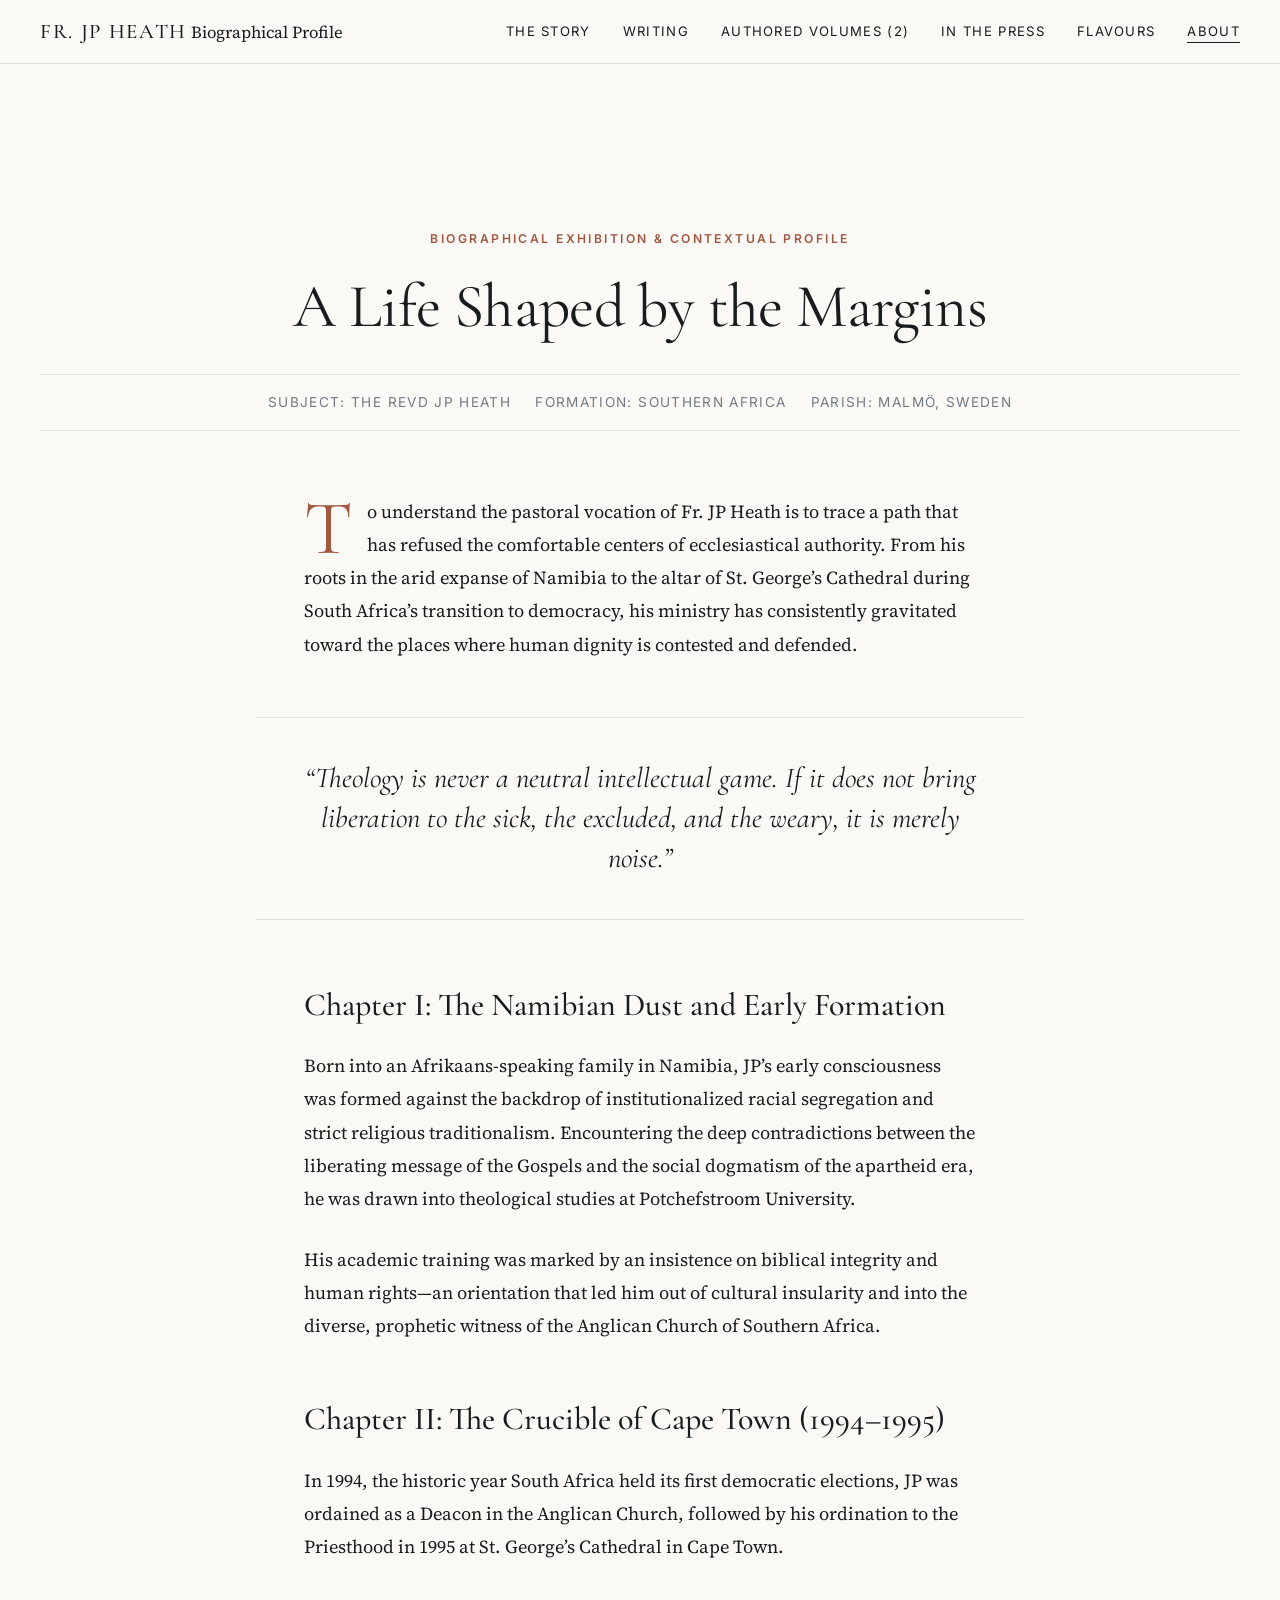
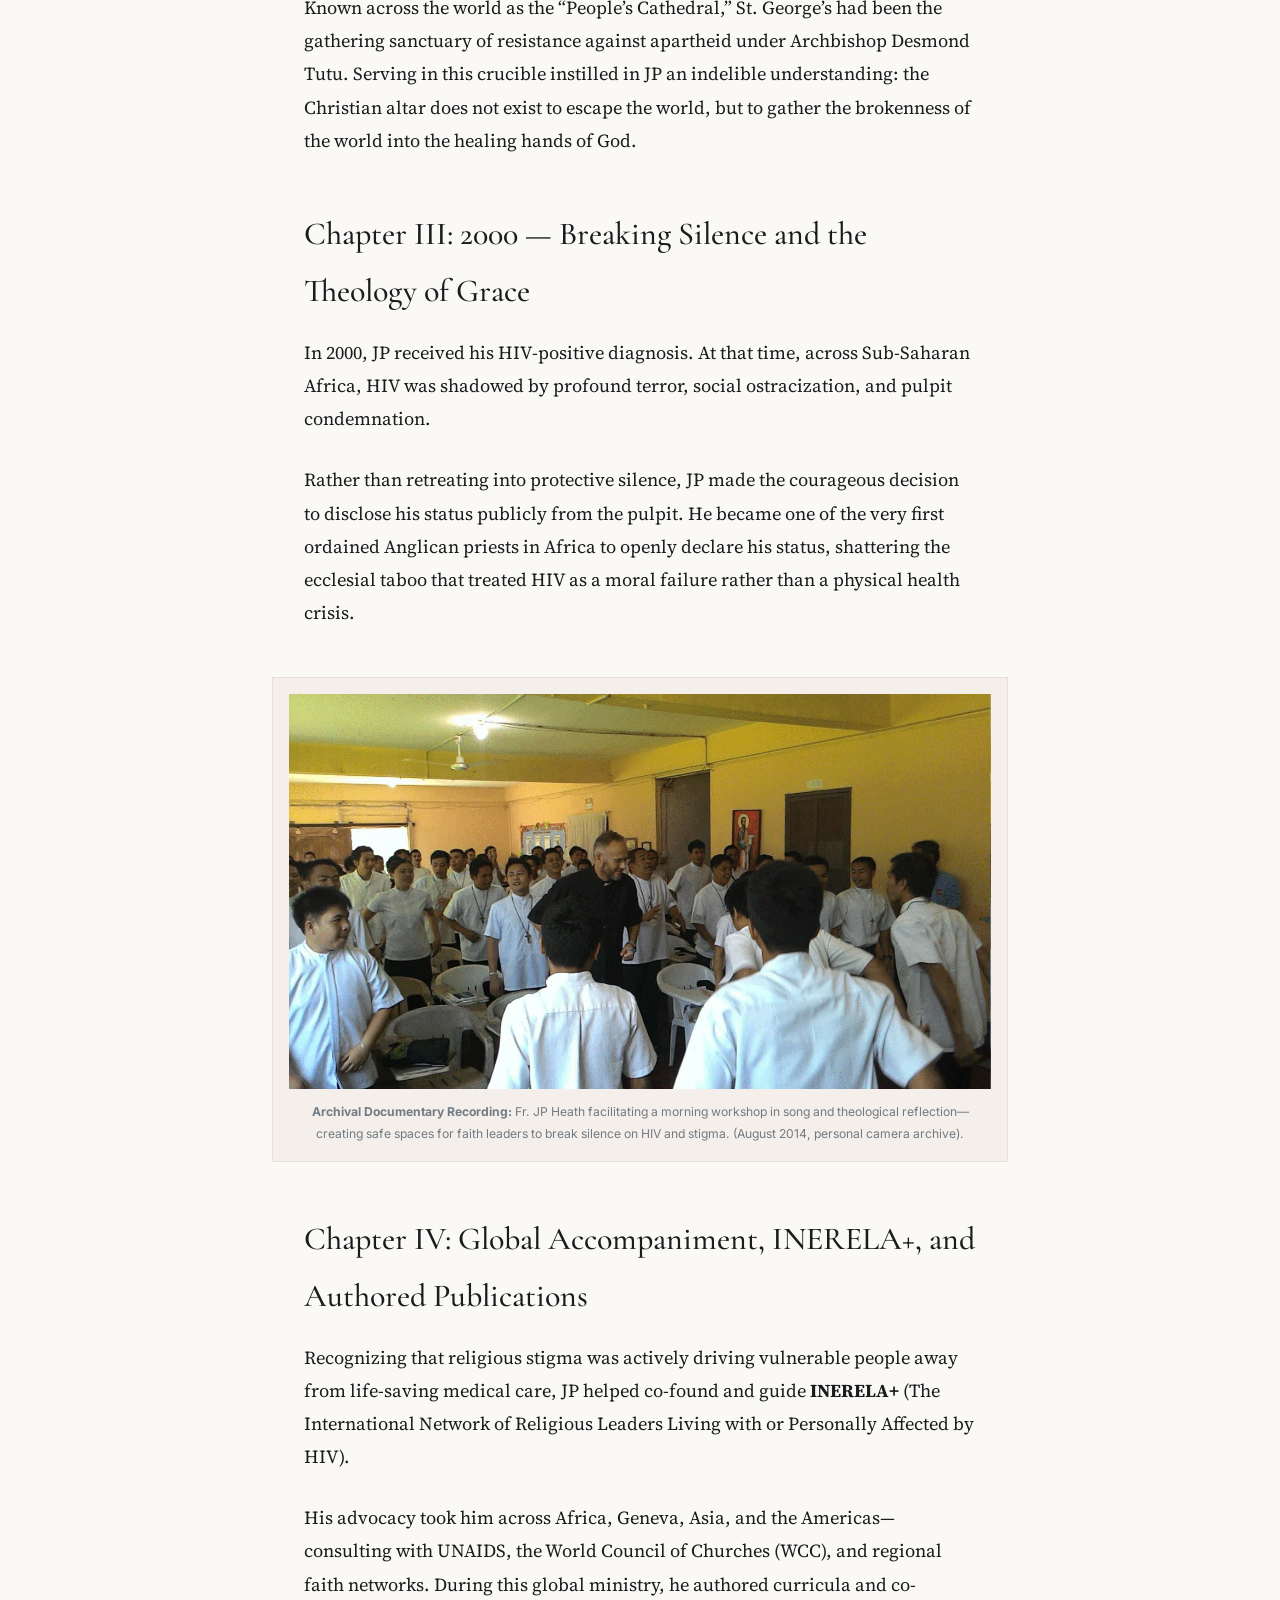
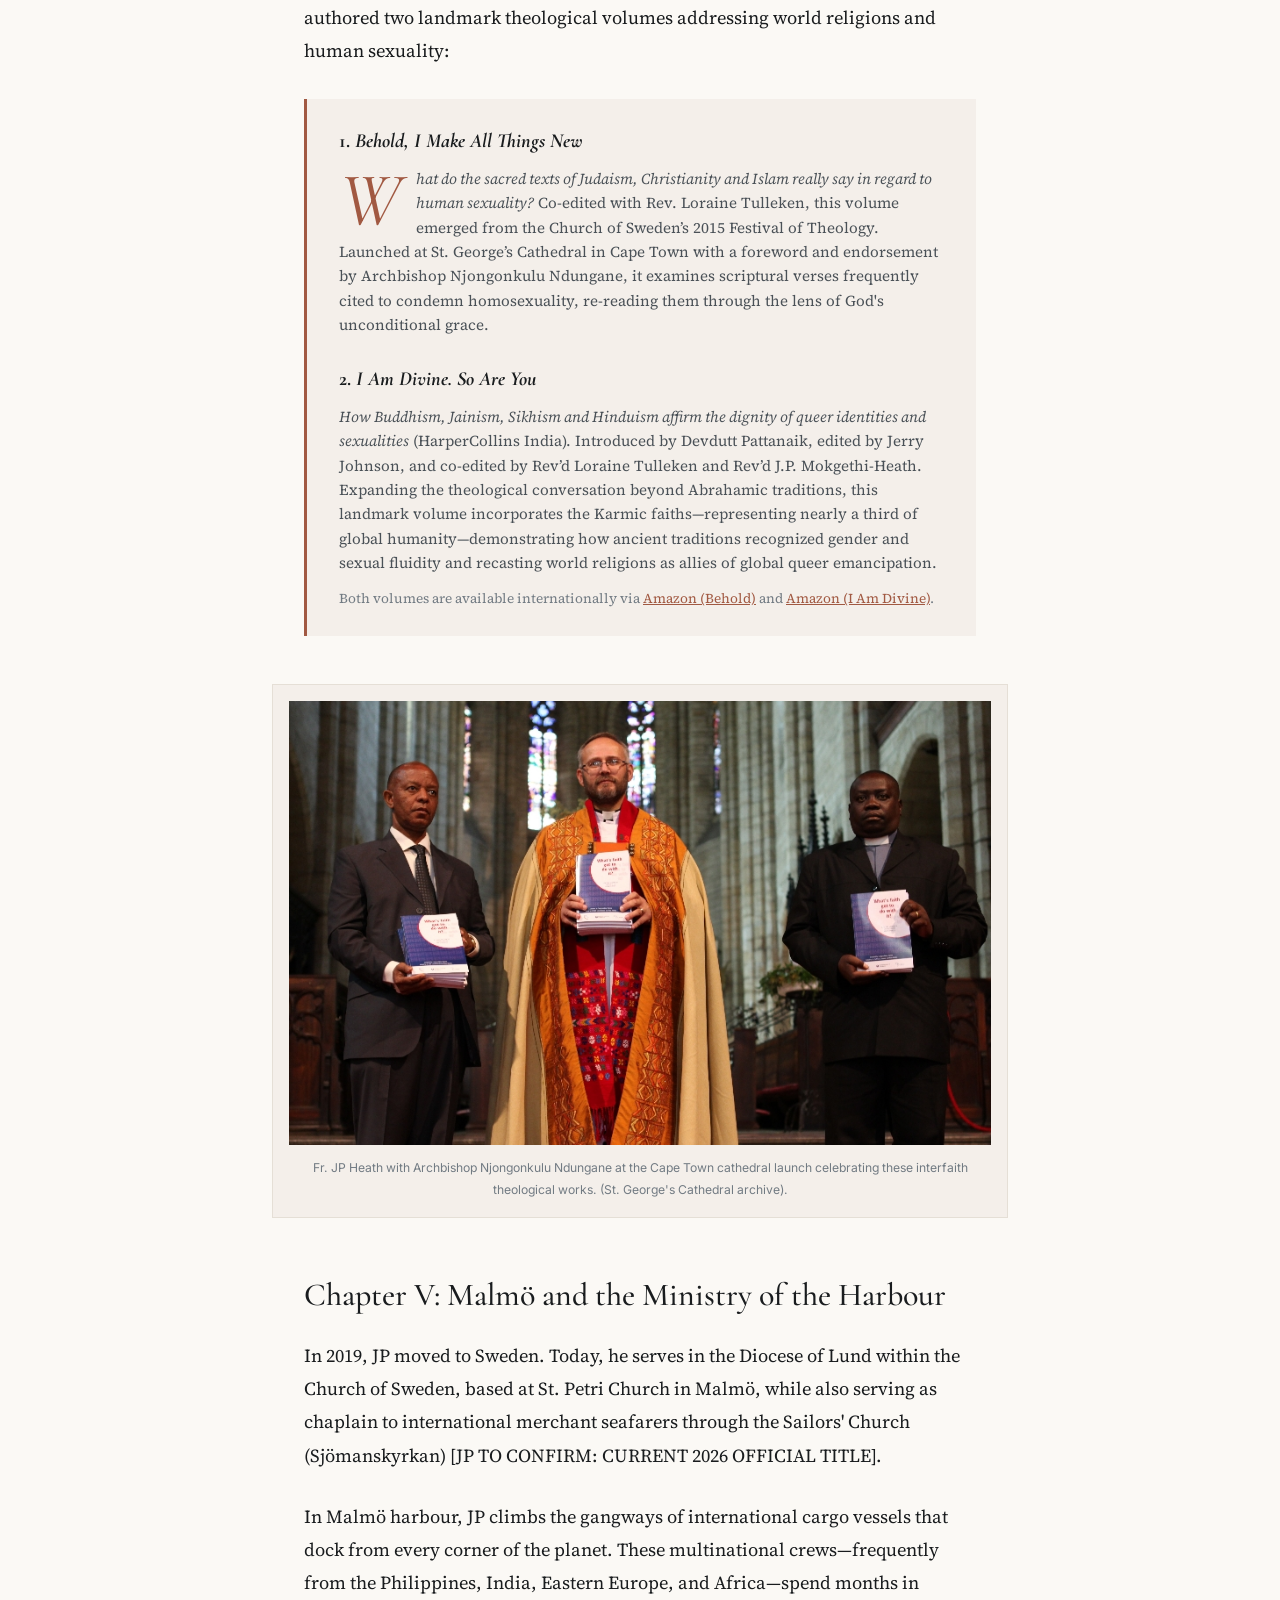
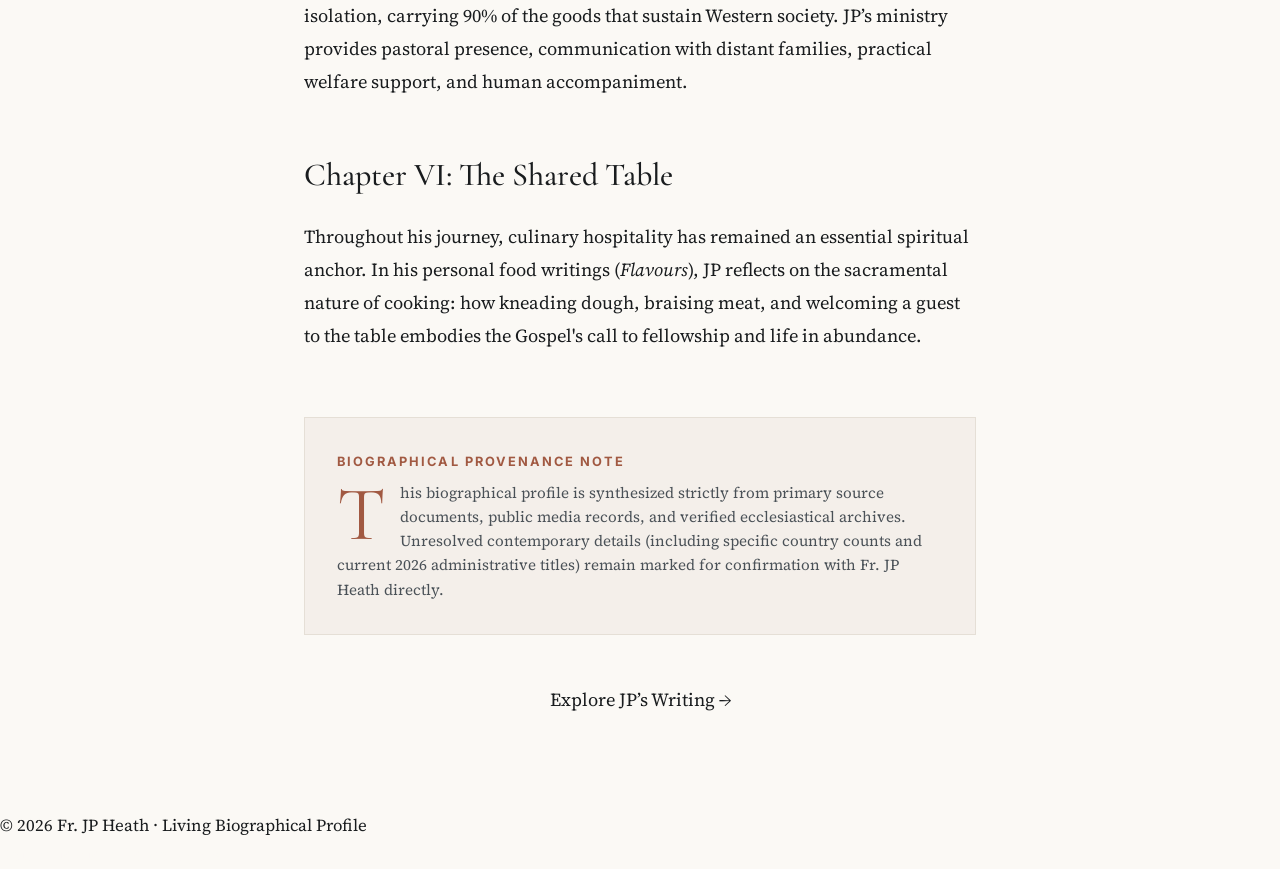
<file: about.html>
<!DOCTYPE html>
<html lang="en">
<head>
  <meta charset="UTF-8">
  <meta name="viewport" content="width=device-width, initial-scale=1.0">
  <title>About Fr. JP Heath — Biographical Monograph & Exhibition Profile</title>
  <meta name="description" content="Detailed biographical exhibition of Fr. JP Heath: Namibian origins, Anglican ordination in Cape Town, groundbreaking HIV advocacy, and maritime chaplaincy in Malmö.">
  <link rel="icon" href="assets/JP-logo-120x120.png" type="image/png">
  <link rel="stylesheet" href="css/hybrid-styles.css">
</head>
<body>

  <!-- Header -->
  <header class="v3-header scrolled" role="banner">
    <div class="brand-monogram">
      <a href="index.html" class="brand-name">Fr. JP Heath</a>
      <span class="brand-title">Biographical Profile</span>
    </div>
    <nav class="nav-actions" aria-label="Primary navigation">
      <ul class="nav-links-desktop">
        <li><a href="index.html">The Story</a></li>
        <li><a href="writing.html">Writing</a></li>
        <li><a href="index.html#books">Authored Volumes (2)</a></li>
        <li><a href="index.html#media">In the Press</a></li>
        <li><a href="index.html#table">Flavours</a></li>
        <li><a href="about.html" class="active">About</a></li>
      </ul>
      <button class="menu-toggle" aria-label="Open mobile menu">
        <svg width="24" height="24" viewBox="0 0 24 24" fill="none" stroke="currentColor" stroke-width="1.75"><line x1="3" y1="12" x2="21" y2="12"></line><line x1="3" y1="6" x2="21" y2="6"></line><line x1="3" y1="18" x2="21" y2="18"></line></svg>
      </button>
    </nav>
  </header>

  <!-- Mobile Drawer -->
  <div id="mobile-drawer" class="mobile-drawer" role="dialog" aria-modal="true" aria-hidden="true">
    <button class="close-drawer" aria-label="Close menu">Close &times;</button>
    <ul class="mobile-nav-list">
      <li><a href="index.html">The Story<span class="sub-label">Homepage Journey</span></a></li>
      <li><a href="about.html">About JP<span class="sub-label">Biographical Profile</span></a></li>
      <li><a href="writing.html">Writing<span class="sub-label">Stories, Sermons &amp; Reflections</span></a></li>
      <li><a href="index.html#books">Authored Volumes (2)<span class="sub-label">Behold · I Am Divine</span></a></li>
      <li><a href="index.html#media">In the Press<span class="sub-label">Sydsvenskan · WCC · UNT</span></a></li>
      <li><a href="index.html#table">Flavours<span class="sub-label">The Shared Table</span></a></li>
    </ul>
  </div>

  <main id="main-content">
    <article class="article-masthead">
      <span class="article-category-badge">Biographical Exhibition & Contextual Profile</span>
      <h1 class="article-main-title">A Life Shaped by the Margins</h1>
      <div class="article-meta-line">
        <span>Subject: The Revd JP Heath</span>
        <span>Formation: Southern Africa</span>
        <span>Parish: Malmö, Sweden</span>
      </div>
    </article>

    <div class="article-body-layout">
      <p>
        To understand the pastoral vocation of Fr. JP Heath is to trace a path that has refused the comfortable centers of ecclesiastical authority. From his roots in the arid expanse of Namibia to the altar of St. George’s Cathedral during South Africa’s transition to democracy, his ministry has consistently gravitated toward the places where human dignity is contested and defended.
      </p>

      <blockquote class="editorial-pullquote">
        “Theology is never a neutral intellectual game. If it does not bring liberation to the sick, the excluded, and the weary, it is merely noise.”
      </blockquote>

      <h2 style="font-family: var(--font-display); font-size: 2rem; margin: 3rem 0 1rem 0; font-weight: 500;">Chapter I: The Namibian Dust and Early Formation</h2>
      <p>
        Born into an Afrikaans-speaking family in Namibia, JP’s early consciousness was formed against the backdrop of institutionalized racial segregation and strict religious traditionalism. Encountering the deep contradictions between the liberating message of the Gospels and the social dogmatism of the apartheid era, he was drawn into theological studies at Potchefstroom University.
      </p>
      <p>
        His academic training was marked by an insistence on biblical integrity and human rights—an orientation that led him out of cultural insularity and into the diverse, prophetic witness of the Anglican Church of Southern Africa.
      </p>

      <h2 style="font-family: var(--font-display); font-size: 2rem; margin: 3rem 0 1rem 0; font-weight: 500;">Chapter II: The Crucible of Cape Town (1994–1995)</h2>
      <p>
        In 1994, the historic year South Africa held its first democratic elections, JP was ordained as a Deacon in the Anglican Church, followed by his ordination to the Priesthood in 1995 at St. George’s Cathedral in Cape Town.
      </p>
      <p>
        Known across the world as the “People’s Cathedral,” St. George’s had been the gathering sanctuary of resistance against apartheid under Archbishop Desmond Tutu. Serving in this crucible instilled in JP an indelible understanding: the Christian altar does not exist to escape the world, but to gather the brokenness of the world into the healing hands of God.
      </p>

      <h2 style="font-family: var(--font-display); font-size: 2rem; margin: 3rem 0 1rem 0; font-weight: 500;">Chapter III: 2000 — Breaking Silence and the Theology of Grace</h2>
      <p>
        In 2000, JP received his HIV-positive diagnosis. At that time, across Sub-Saharan Africa, HIV was shadowed by profound terror, social ostracization, and pulpit condemnation.
      </p>
      <p>
        Rather than retreating into protective silence, JP made the courageous decision to disclose his status publicly from the pulpit. He became one of the very first ordained Anglican priests in Africa to openly declare his status, shattering the ecclesial taboo that treated HIV as a moral failure rather than a physical health crisis.
      </p>

      <!-- Authentic Animated Workshop GIF / WebP -->
      <figure class="article-figure">
        <picture>
          <source srcset="assets/P_20140812_090135.webp" type="image/webp">
          <img src="assets/P_20140812_090135.gif" alt="Fr. JP Heath facilitating a lively morning workshop session with faith leaders and youth">
        </picture>
        <figcaption>
          <strong>Archival Documentary Recording:</strong> Fr. JP Heath facilitating a morning workshop in song and theological reflection—creating safe spaces for faith leaders to break silence on HIV and stigma. (August 2014, personal camera archive).
        </figcaption>
      </figure>

      <h2 style="font-family: var(--font-display); font-size: 2rem; margin: 3rem 0 1rem 0; font-weight: 500;">Chapter IV: Global Accompaniment, INERELA+, and Authored Publications</h2>
      <p>
        Recognizing that religious stigma was actively driving vulnerable people away from life-saving medical care, JP helped co-found and guide <strong>INERELA+</strong> (The International Network of Religious Leaders Living with or Personally Affected by HIV).
      </p>
      <p>
        His advocacy took him across Africa, Geneva, Asia, and the Americas—consulting with UNAIDS, the World Council of Churches (WCC), and regional faith networks. During this global ministry, he authored curricula and co-authored two landmark theological volumes addressing world religions and human sexuality:
      </p>

      <div style="background-color: var(--canvas-alt); border-left: 3px solid var(--accent-terracotta); padding: 1.5rem 2rem; margin: 2rem 0;">
        <h4 style="font-family: var(--font-display); font-size: 1.25rem; margin-bottom: 0.5rem; color: var(--ink);">1. <em>Behold, I Make All Things New</em></h4>
        <p style="font-size: 0.95rem; color: var(--ink-secondary); margin-bottom: 0.75rem; line-height: 1.6;">
          <em>What do the sacred texts of Judaism, Christianity and Islam really say in regard to human sexuality?</em> Co-edited with Rev. Loraine Tulleken, this volume emerged from the Church of Sweden’s 2015 Festival of Theology. Launched at St. George’s Cathedral in Cape Town with a foreword and endorsement by Archbishop Njongonkulu Ndungane, it examines scriptural verses frequently cited to condemn homosexuality, re-reading them through the lens of God's unconditional grace.
        </p>
        <h4 style="font-family: var(--font-display); font-size: 1.25rem; margin-top: 1.5rem; margin-bottom: 0.5rem; color: var(--ink);">2. <em>I Am Divine. So Are You</em></h4>
        <p style="font-size: 0.95rem; color: var(--ink-secondary); margin-bottom: 0.5rem; line-height: 1.6;">
          <em>How Buddhism, Jainism, Sikhism and Hinduism affirm the dignity of queer identities and sexualities</em> (HarperCollins India). Introduced by Devdutt Pattanaik, edited by Jerry Johnson, and co-edited by Rev’d Loraine Tulleken and Rev’d J.P. Mokgethi-Heath. Expanding the theological conversation beyond Abrahamic traditions, this landmark volume incorporates the Karmic faiths—representing nearly a third of global humanity—demonstrating how ancient traditions recognized gender and sexual fluidity and recasting world religions as allies of global queer emancipation.
        </p>
        <p style="font-size: 0.85rem; color: var(--ink-muted); margin-top: 0.75rem; margin-bottom: 0;">
          Both volumes are available internationally via <a href="https://www.amazon.com/dp/B071FTM1XR" target="_blank" rel="noopener noreferrer" style="color: var(--accent-terracotta); text-decoration: underline;">Amazon (Behold)</a> and <a href="https://www.amazon.com/dp/B077N6V411" target="_blank" rel="noopener noreferrer" style="color: var(--accent-terracotta); text-decoration: underline;">Amazon (I Am Divine)</a>.
        </p>
      </div>

      <figure class="article-figure">
        <img src="assets/cathedral-book-launch-2.jpg" alt="Fr. JP Heath with Archbishop Njongonkulu Ndungane at St. George's Cathedral Cape Town book launch">
        <figcaption>
          Fr. JP Heath with Archbishop Njongonkulu Ndungane at the Cape Town cathedral launch celebrating these interfaith theological works. (St. George's Cathedral archive).
        </figcaption>
      </figure>

      <h2 style="font-family: var(--font-display); font-size: 2rem; margin: 3rem 0 1rem 0; font-weight: 500;">Chapter V: Malmö and the Ministry of the Harbour</h2>
      <p>
        In 2019, JP moved to Sweden. Today, he serves in the Diocese of Lund within the Church of Sweden, based at St. Petri Church in Malmö, while also serving as chaplain to international merchant seafarers through the Sailors' Church (Sjömanskyrkan) [JP TO CONFIRM: CURRENT 2026 OFFICIAL TITLE].
      </p>
      <p>
        In Malmö harbour, JP climbs the gangways of international cargo vessels that dock from every corner of the planet. These multinational crews—frequently from the Philippines, India, Eastern Europe, and Africa—spend months in isolation, carrying 90% of the goods that sustain Western society. JP’s ministry provides pastoral presence, communication with distant families, practical welfare support, and human accompaniment.
      </p>

      <h2 style="font-family: var(--font-display); font-size: 2rem; margin: 3rem 0 1rem 0; font-weight: 500;">Chapter VI: The Shared Table</h2>
      <p>
        Throughout his journey, culinary hospitality has remained an essential spiritual anchor. In his personal food writings (<em>Flavours</em>), JP reflects on the sacramental nature of cooking: how kneading dough, braising meat, and welcoming a guest to the table embodies the Gospel's call to fellowship and life in abundance.
      </p>

      <div style="background-color: var(--canvas-alt); border: 1px solid var(--rule); padding: 2rem; margin-top: 4rem;">
        <h4 style="font-family: var(--font-sans); font-size: 0.8rem; letter-spacing: 0.16em; text-transform: uppercase; color: var(--accent-terracotta); margin-bottom: 0.5rem;">Biographical Provenance Note</h4>
        <p style="font-size: 0.95rem; line-height: 1.6; color: var(--ink-secondary); margin-bottom: 0;">
          This biographical profile is synthesized strictly from primary source documents, public media records, and verified ecclesiastical archives. Unresolved contemporary details (including specific country counts and current 2026 administrative titles) remain marked for confirmation with Fr. JP Heath directly.
        </p>
      </div>

      <div style="margin-top: 3rem; text-align: center;">
        <a href="writing.html" class="btn-editorial-archive">Explore JP’s Writing &rarr;</a>
      </div>
    </div>
  </main>

  <!-- Colophon -->
  <footer class="v3-colophon" role="contentinfo">
    <div class="colophon-inner">
      <div class="colophon-bottom" style="border-top: none; padding-top: 0;">
        <div>&copy; 2026 Fr. JP Heath · Living Biographical Profile</div>
        <div><a href="index.html" style="color: var(--ink-light); text-decoration: underline;">Return to Story Homepage &rarr;</a></div>
      </div>
    </div>
  </footer>

  <script src="js/hybrid-main.js"></script>
</body>
</html>
</file>
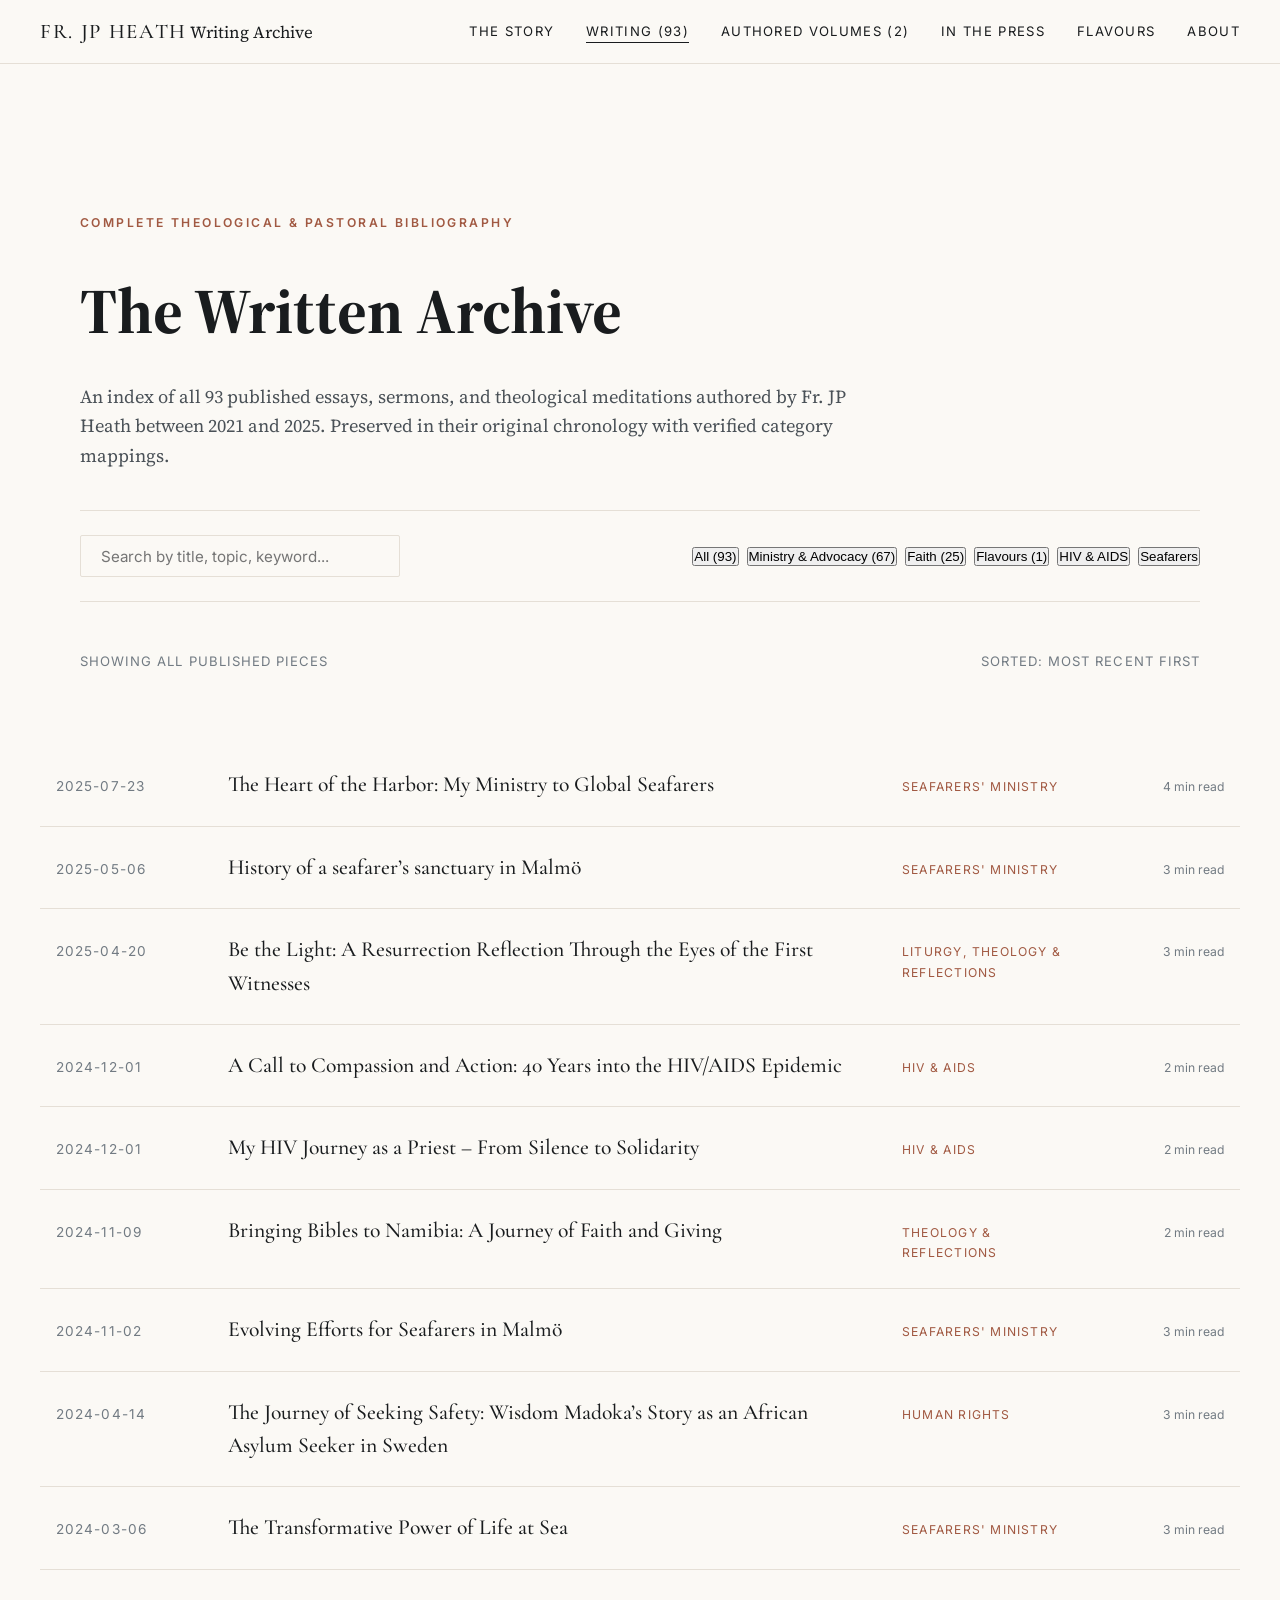
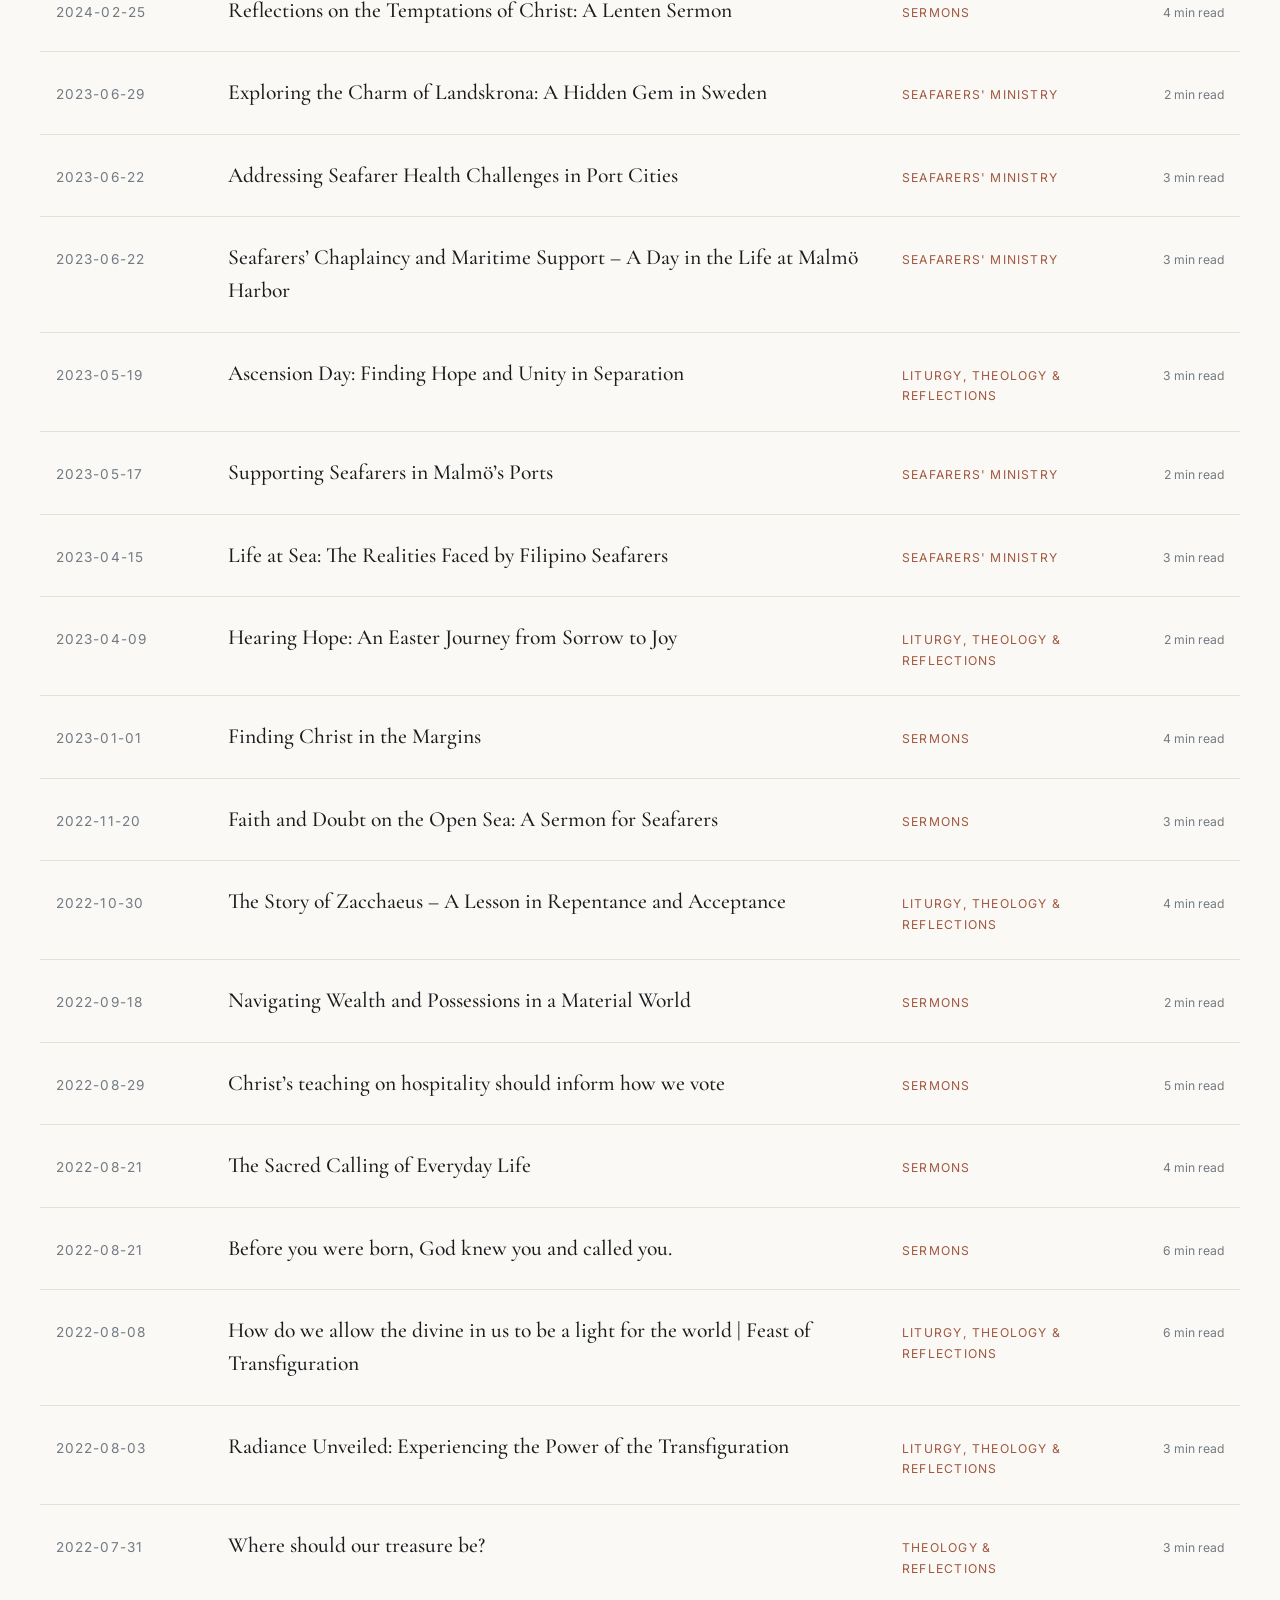
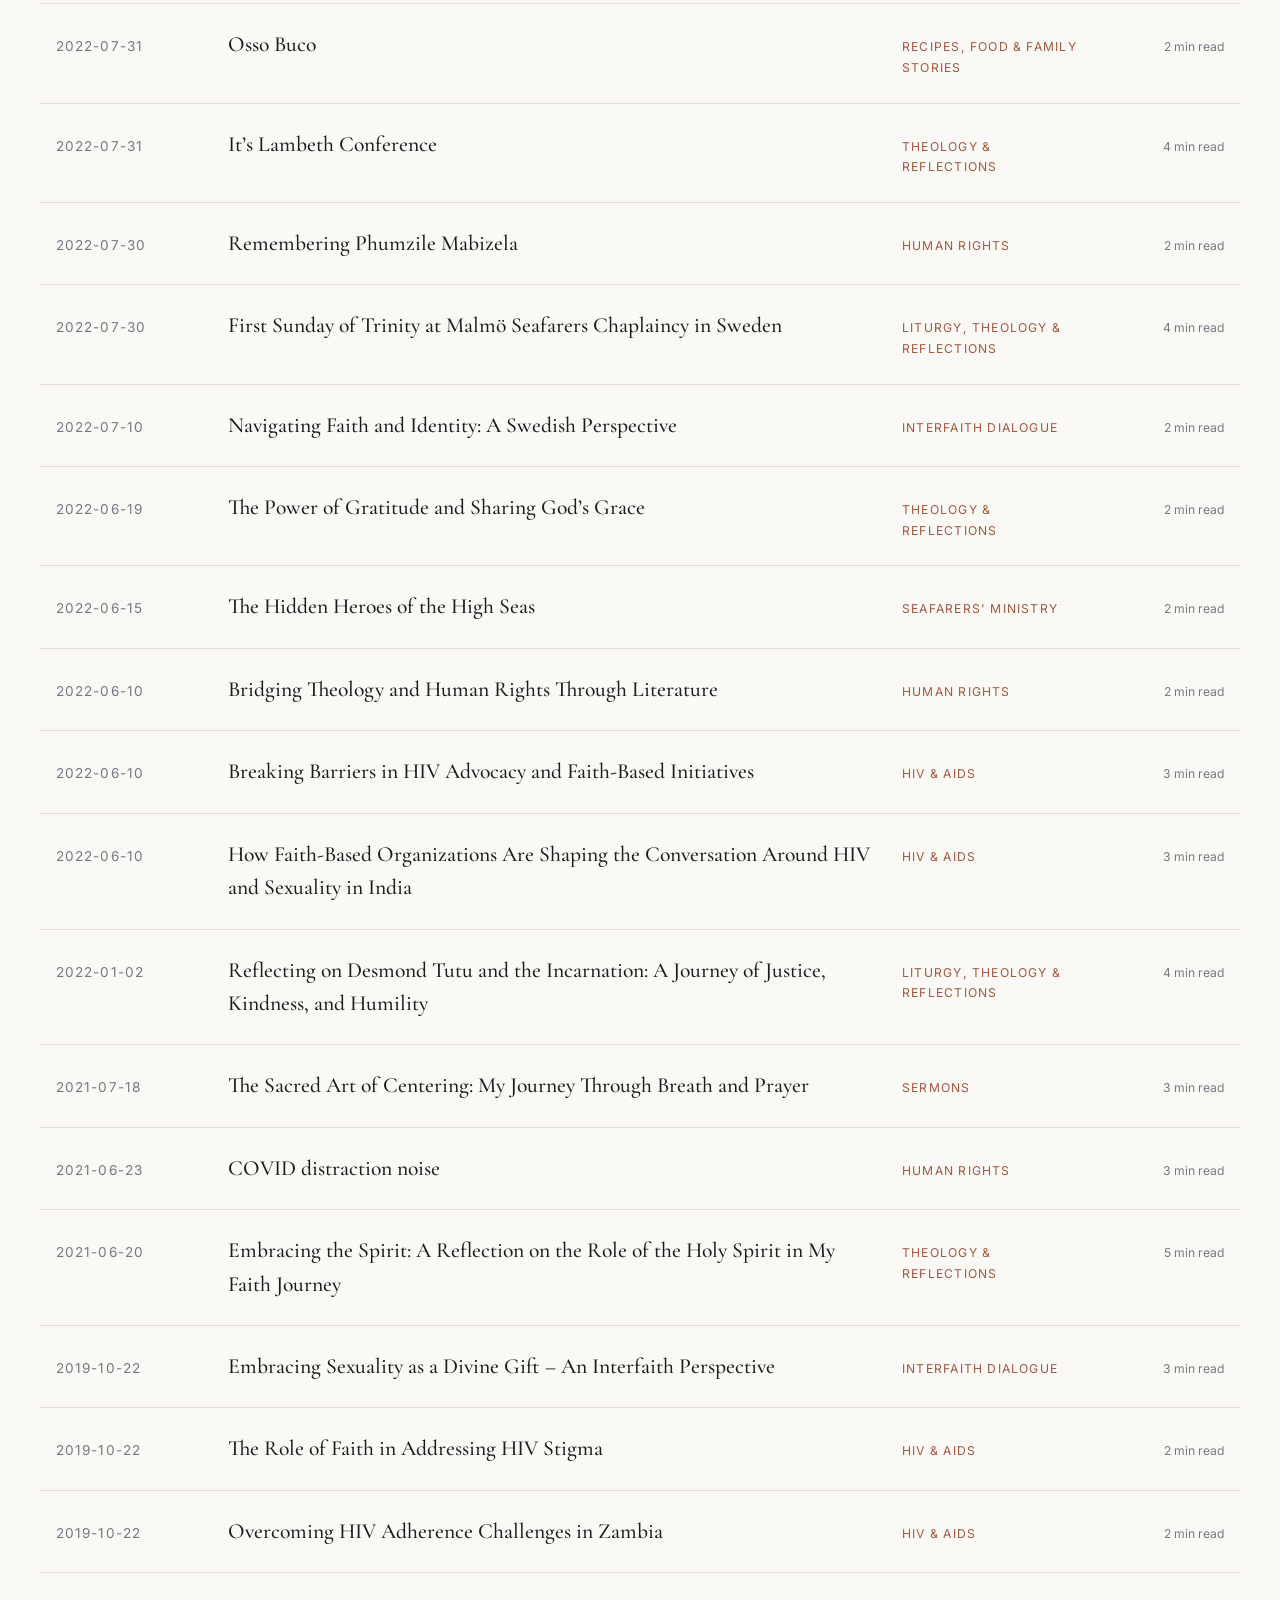
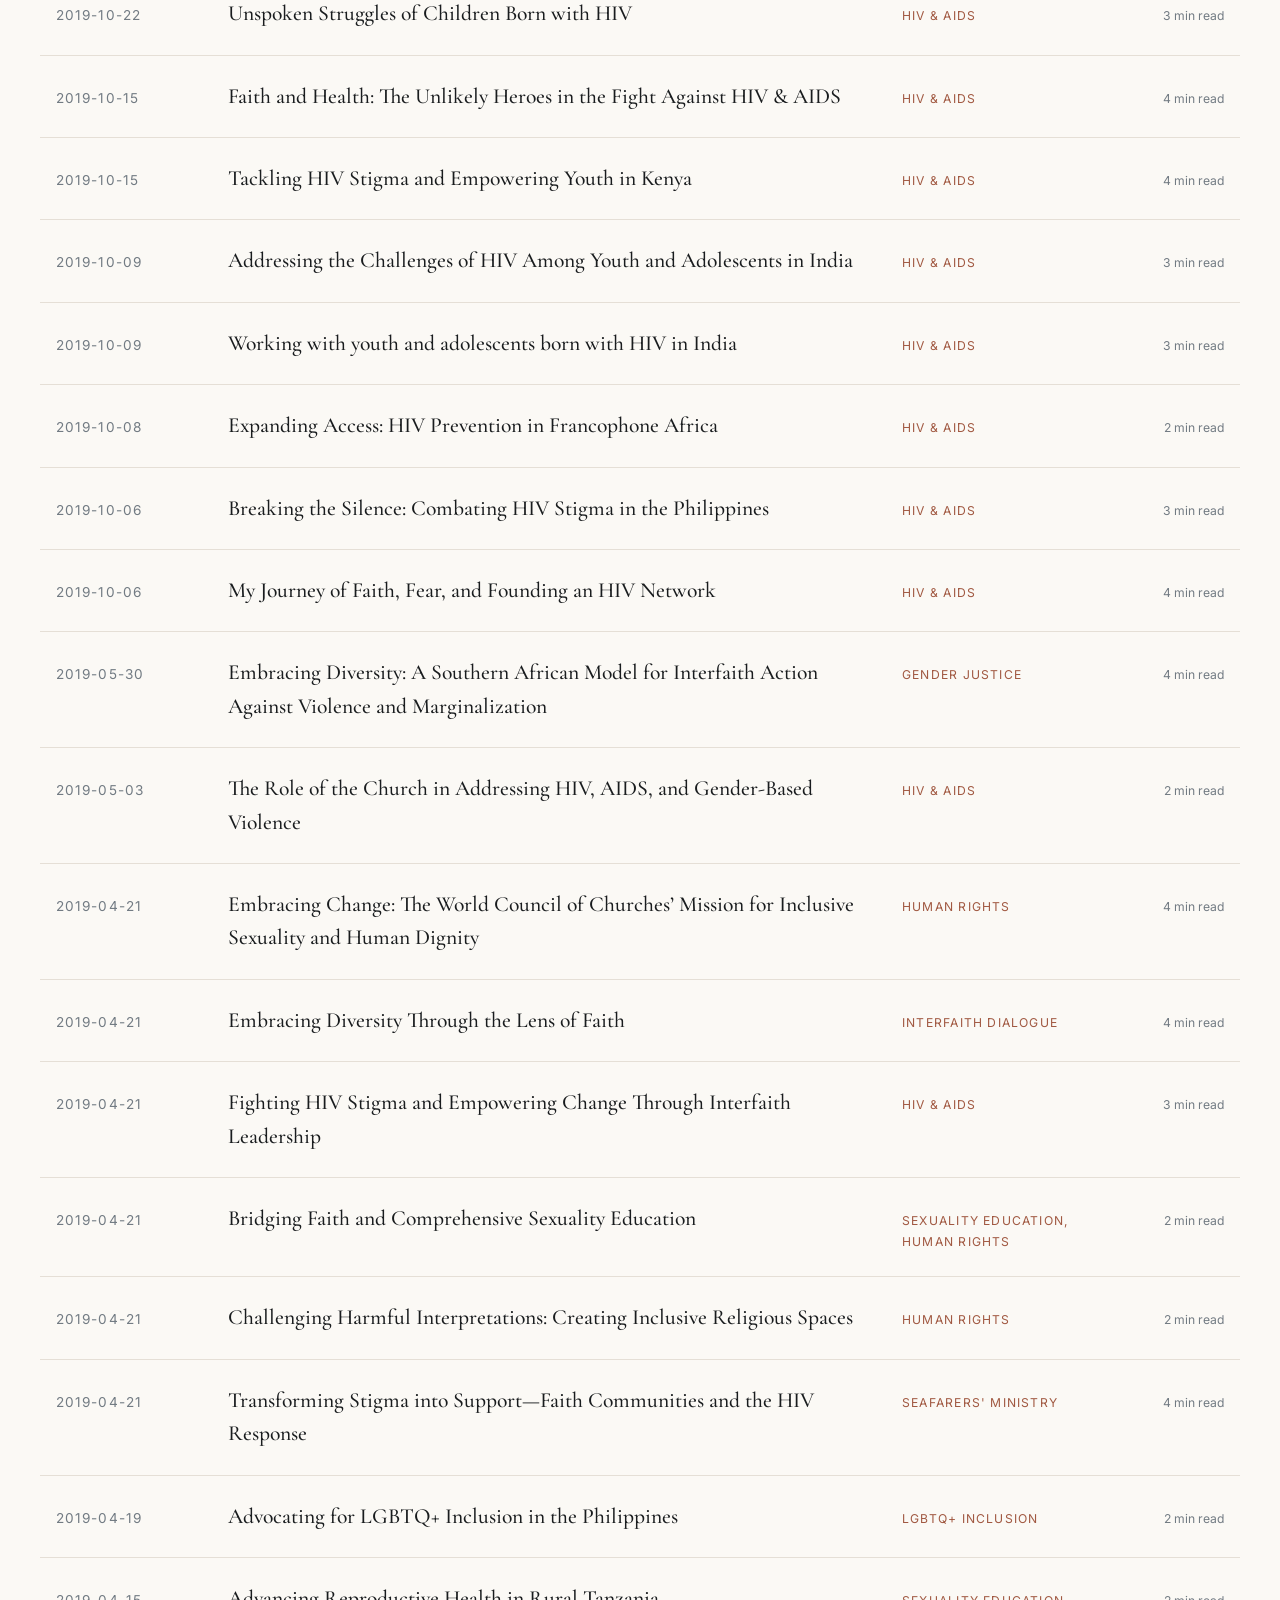
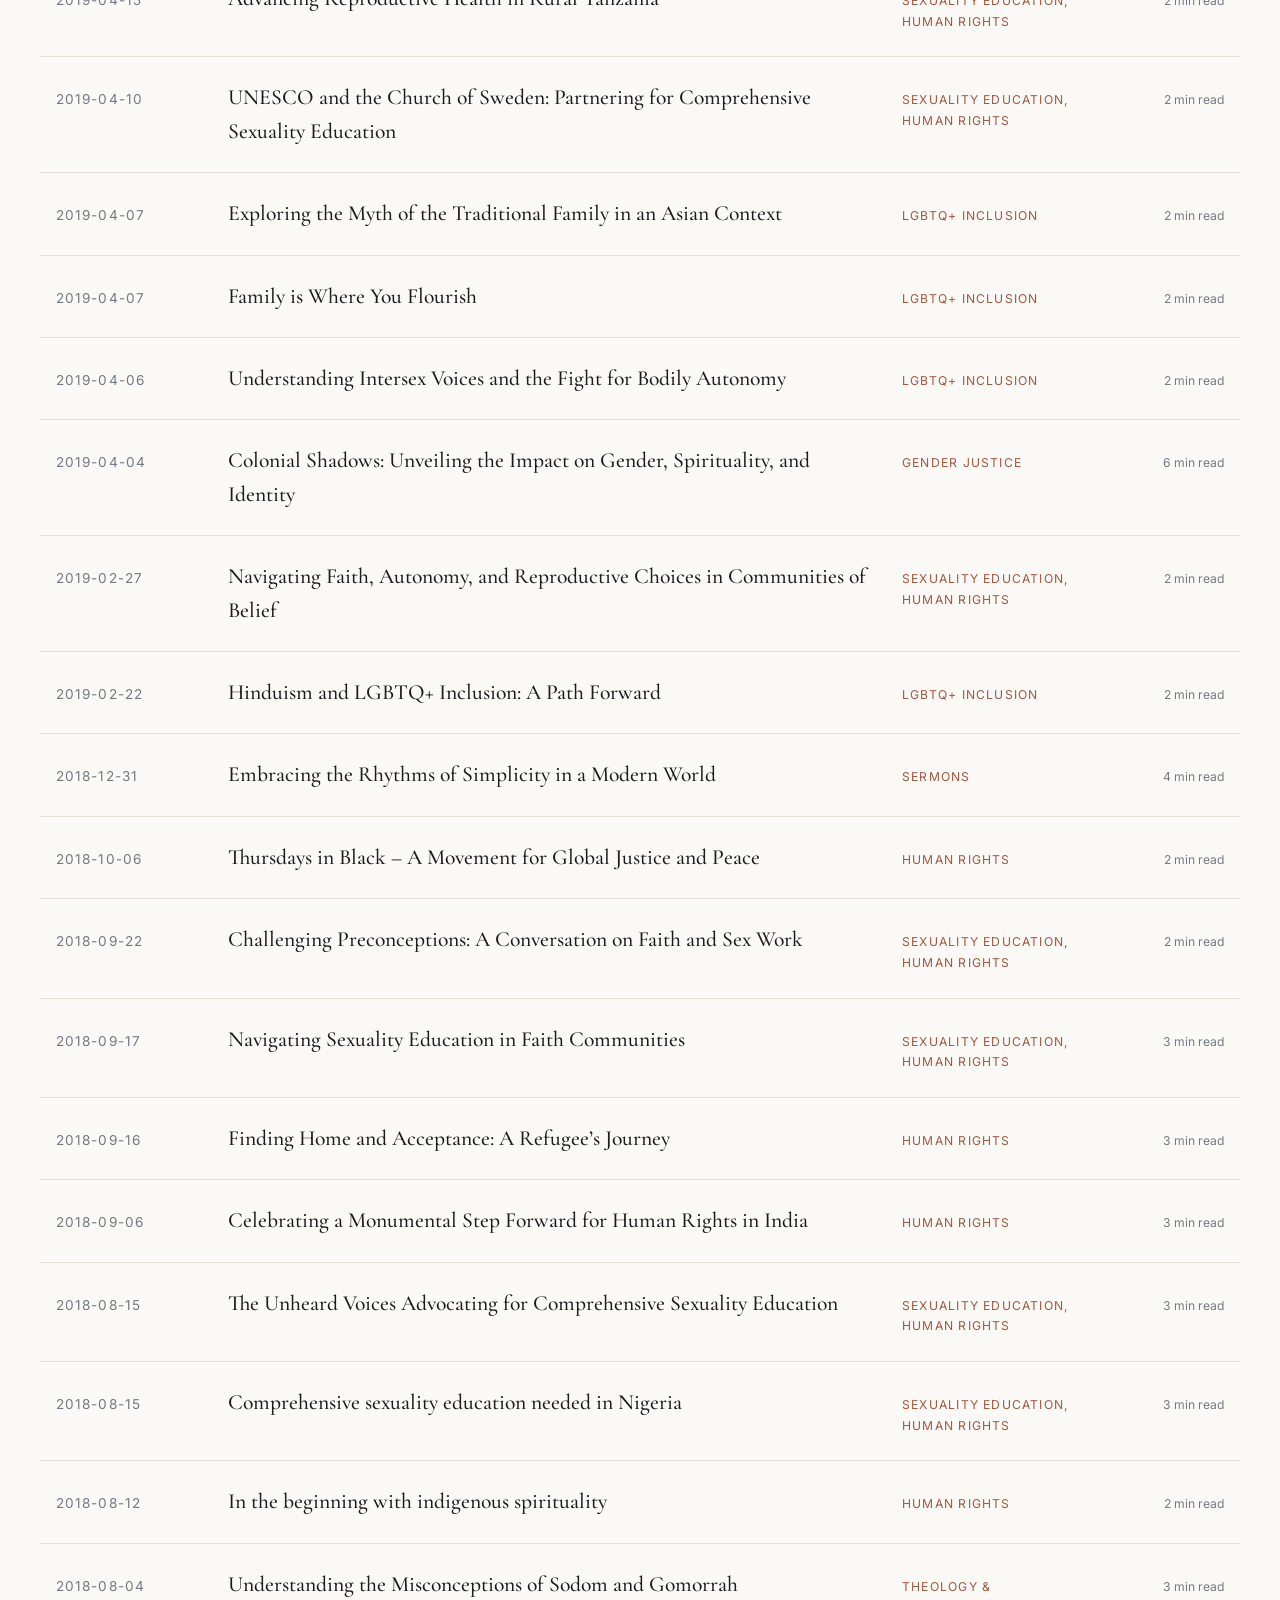
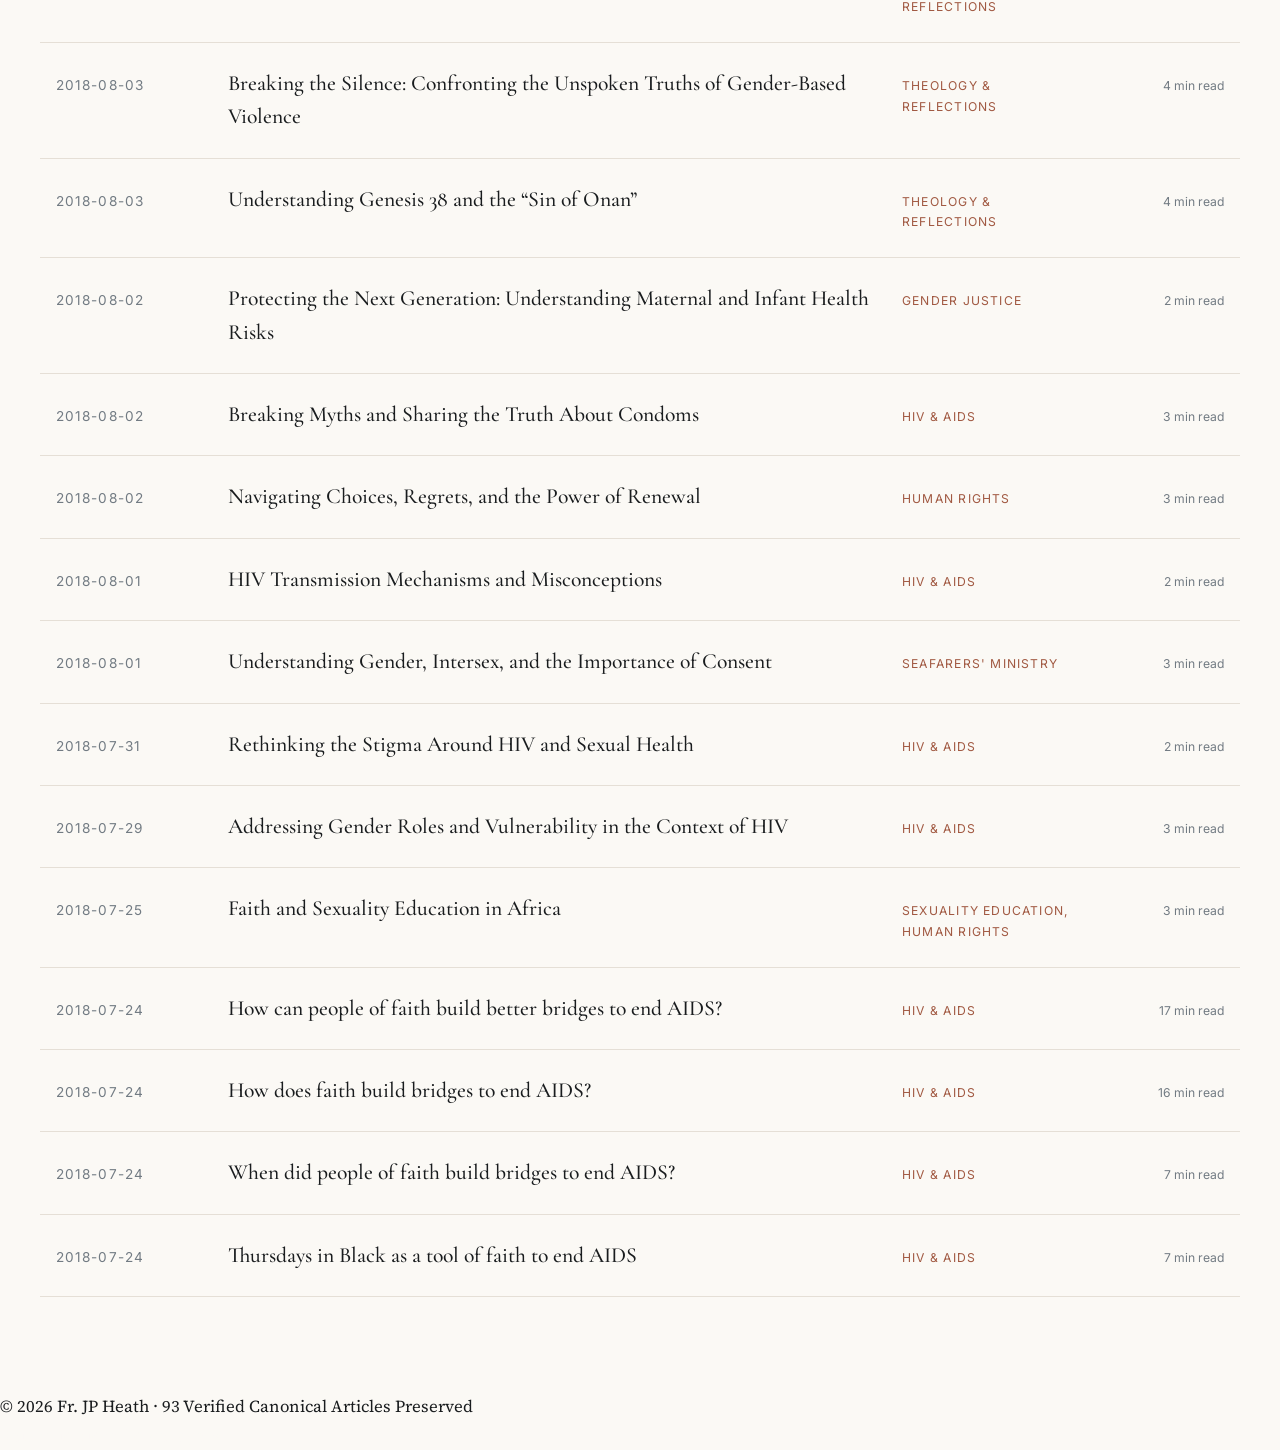
<file: archive.html>
<!DOCTYPE html>
<html lang="en">
<head>
  <meta charset="UTF-8">
  <meta name="viewport" content="width=device-width, initial-scale=1.0">
  <title>The Complete Archive — 93 Writings by Fr. JP Heath | Literary Index</title>
  <meta name="description" content="Complete chronological bibliography and archive of all 93 published writings, essays, sermons, and theological reflections by Fr. JP Heath.">
  <link rel="icon" href="assets/JP-logo-120x120.png" type="image/png">
  <link rel="stylesheet" href="css/hybrid-styles.css">
</head>
<body>

  <!-- Header -->
  <header class="v3-header scrolled" role="banner">
    <div class="brand-monogram">
      <a href="index.html" class="brand-name">Fr. JP Heath</a>
      <span class="brand-title">Writing Archive</span>
    </div>
    <nav class="nav-actions" aria-label="Primary navigation">
      <ul class="nav-links-desktop">
        <li><a href="index.html">The Story</a></li>
        <li><a href="archive.html" class="active">Writing (93)</a></li>
        <li><a href="index.html#books">Authored Volumes (2)</a></li>
        <li><a href="index.html#media">In the Press</a></li>
        <li><a href="index.html#table">Flavours</a></li>
        <li><a href="about.html">About</a></li>
      </ul>
      <button class="menu-toggle" aria-label="Open mobile menu">
        <svg width="24" height="24" viewBox="0 0 24 24" fill="none" stroke="currentColor" stroke-width="1.75"><line x1="3" y1="12" x2="21" y2="12"></line><line x1="3" y1="6" x2="21" y2="6"></line><line x1="3" y1="18" x2="21" y2="18"></line></svg>
      </button>
    </nav>
  </header>

  <!-- Mobile Drawer -->
  <div id="mobile-drawer" class="mobile-drawer" role="dialog" aria-modal="true" aria-hidden="true">
    <button class="close-drawer" aria-label="Close menu">Close &times;</button>
    <ul class="mobile-nav-list">
      <li><a href="index.html">The Story<span class="sub-label">Homepage Journey</span></a></li>
      <li><a href="about.html">About JP<span class="sub-label">Biographical Profile</span></a></li>
      <li><a href="archive.html">Writing<span class="sub-label">Complete 93 Articles</span></a></li>
      <li><a href="index.html#books">Authored Volumes (2)<span class="sub-label">Behold · I Am Divine</span></a></li>
      <li><a href="index.html#media">In the Press<span class="sub-label">Sydsvenskan · WCC · UNT</span></a></li>
      <li><a href="index.html#table">Flavours<span class="sub-label">The Shared Table</span></a></li>
    </ul>
  </div>

  <main id="main-content">
    <section class="archive-masthead">
      <span class="article-category-badge">Complete Theological & Pastoral Bibliography</span>
      <h1 class="chapter-heading" style="font-size: clamp(2.5rem, 5vw, 4rem); margin-bottom: 1rem;">The Written Archive</h1>
      <p style="color: var(--ink-secondary); font-size: 1.15rem; max-width: 780px; line-height: 1.6; margin-bottom: 2.5rem;">
        An index of all 93 published essays, sermons, and theological meditations authored by Fr. JP Heath between 2021 and 2025. Preserved in their original chronology with verified category mappings.
      </p>

      <!-- Search & Filter Toolbar -->
      <div class="archive-search-toolbar">
        <input type="search" id="archive-search" class="archive-search-input" placeholder="Search by title, topic, keyword..." aria-label="Search articles">
        
        <ul class="archive-filter-tabs" role="tablist">
          <li><button class="pill-btn active" data-filter="all" role="tab">All (93)</button></li>
          <li><button class="pill-btn" data-filter="MINISTRY & ADVOCACY" role="tab">Ministry & Advocacy (67)</button></li>
          <li><button class="pill-btn" data-filter="FAITH" role="tab">Faith (25)</button></li>
          <li><button class="pill-btn" data-filter="FLAVOURS" role="tab">Flavours (1)</button></li>
          <li><button class="pill-btn" data-filter="HIV & AIDS" role="tab">HIV & AIDS</button></li>
          <li><button class="pill-btn" data-filter="Seafarers" role="tab">Seafarers</button></li>
        </ul>
      </div>

      <div style="display: flex; justify-content: space-between; align-items: center; margin-bottom: 1.5rem; font-family: var(--font-sans); font-size: 0.82rem; color: var(--ink-muted); letter-spacing: 0.08em; text-transform: uppercase;">
        <span id="archive-count">Showing 93 of 93 published pieces</span>
        <span>Sorted: Most Recent First</span>
      </div>
    </section>

    <!-- Pre-rendered Articles List Container -->
    <div class="archive-list-container">
      <div id="archive-list">
        
      <article class="archive-row-item">
        <time class="archive-date" datetime="2025-07-23">2025-07-23</time>
        <h3 class="archive-title">
          <a href="article.html?slug=the-heart-of-the-harbor-my-ministry-to-global-seafarers" class="archive-title-link">The Heart of the Harbor: My Ministry to Global Seafarers</a>
        </h3>
        <span class="archive-topic-tag">Seafarers' Ministry</span>
        <span class="archive-reading-time">4 min read</span>
      </article>
    
      <article class="archive-row-item">
        <time class="archive-date" datetime="2025-05-06">2025-05-06</time>
        <h3 class="archive-title">
          <a href="article.html?slug=history-of-a-seafarers-sanctuary-in-malmo" class="archive-title-link">History of a seafarer’s sanctuary in Malmö</a>
        </h3>
        <span class="archive-topic-tag">Seafarers' Ministry</span>
        <span class="archive-reading-time">3 min read</span>
      </article>
    
      <article class="archive-row-item">
        <time class="archive-date" datetime="2025-04-20">2025-04-20</time>
        <h3 class="archive-title">
          <a href="article.html?slug=be-the-light-a-resurrection-reflection-through-the-eyes-of-the-first-witnesses" class="archive-title-link">Be the Light: A Resurrection Reflection Through the Eyes of the First Witnesses</a>
        </h3>
        <span class="archive-topic-tag">Liturgy, Theology & reflections</span>
        <span class="archive-reading-time">3 min read</span>
      </article>
    
      <article class="archive-row-item">
        <time class="archive-date" datetime="2024-12-01">2024-12-01</time>
        <h3 class="archive-title">
          <a href="article.html?slug=a-call-to-compassion-and-action-40-years-into-the-hiv-aids-epidemic" class="archive-title-link">A Call to Compassion and Action: 40 Years into the HIV/AIDS Epidemic</a>
        </h3>
        <span class="archive-topic-tag">HIV & AIDS</span>
        <span class="archive-reading-time">2 min read</span>
      </article>
    
      <article class="archive-row-item">
        <time class="archive-date" datetime="2024-12-01">2024-12-01</time>
        <h3 class="archive-title">
          <a href="article.html?slug=my-hiv-journey-as-a-priest-from-silence-to-solidarity" class="archive-title-link">My HIV Journey as a Priest – From Silence to Solidarity</a>
        </h3>
        <span class="archive-topic-tag">HIV & AIDS</span>
        <span class="archive-reading-time">2 min read</span>
      </article>
    
      <article class="archive-row-item">
        <time class="archive-date" datetime="2024-11-09">2024-11-09</time>
        <h3 class="archive-title">
          <a href="article.html?slug=bringing-bibles-to-namibia-a-journey-of-faith-and-giving" class="archive-title-link">Bringing Bibles to Namibia: A Journey of Faith and Giving</a>
        </h3>
        <span class="archive-topic-tag">Theology & reflections</span>
        <span class="archive-reading-time">2 min read</span>
      </article>
    
      <article class="archive-row-item">
        <time class="archive-date" datetime="2024-11-02">2024-11-02</time>
        <h3 class="archive-title">
          <a href="article.html?slug=evolving-efforts-for-seafarers-in-malmo" class="archive-title-link">Evolving Efforts for Seafarers in Malmö</a>
        </h3>
        <span class="archive-topic-tag">Seafarers' Ministry</span>
        <span class="archive-reading-time">3 min read</span>
      </article>
    
      <article class="archive-row-item">
        <time class="archive-date" datetime="2024-04-14">2024-04-14</time>
        <h3 class="archive-title">
          <a href="article.html?slug=the-journey-of-seeking-safety-wisdom-madokas-story-as-an-african-asylum-seeker-in-sweden" class="archive-title-link">The Journey of Seeking Safety: Wisdom Madoka’s Story as an African Asylum Seeker in Sweden</a>
        </h3>
        <span class="archive-topic-tag">Human Rights</span>
        <span class="archive-reading-time">3 min read</span>
      </article>
    
      <article class="archive-row-item">
        <time class="archive-date" datetime="2024-03-06">2024-03-06</time>
        <h3 class="archive-title">
          <a href="article.html?slug=the-transformative-power-of-life-at-sea" class="archive-title-link">The Transformative Power of Life at Sea</a>
        </h3>
        <span class="archive-topic-tag">Seafarers' Ministry</span>
        <span class="archive-reading-time">3 min read</span>
      </article>
    
      <article class="archive-row-item">
        <time class="archive-date" datetime="2024-02-25">2024-02-25</time>
        <h3 class="archive-title">
          <a href="article.html?slug=reflections-on-the-temptations-of-christ-a-lenten-sermon" class="archive-title-link">Reflections on the Temptations of Christ: A Lenten Sermon</a>
        </h3>
        <span class="archive-topic-tag">Sermons</span>
        <span class="archive-reading-time">4 min read</span>
      </article>
    
      <article class="archive-row-item">
        <time class="archive-date" datetime="2023-06-29">2023-06-29</time>
        <h3 class="archive-title">
          <a href="article.html?slug=exploring-the-charm-of-landskrona-a-hidden-gem-in-sweden" class="archive-title-link">Exploring the Charm of Landskrona: A Hidden Gem in Sweden</a>
        </h3>
        <span class="archive-topic-tag">Seafarers' Ministry</span>
        <span class="archive-reading-time">2 min read</span>
      </article>
    
      <article class="archive-row-item">
        <time class="archive-date" datetime="2023-06-22">2023-06-22</time>
        <h3 class="archive-title">
          <a href="article.html?slug=addressing-seafarer-health-challenges-in-port-cities" class="archive-title-link">Addressing Seafarer Health Challenges in Port Cities</a>
        </h3>
        <span class="archive-topic-tag">Seafarers' Ministry</span>
        <span class="archive-reading-time">3 min read</span>
      </article>
    
      <article class="archive-row-item">
        <time class="archive-date" datetime="2023-06-22">2023-06-22</time>
        <h3 class="archive-title">
          <a href="article.html?slug=seafarers-chaplaincy-and-maritime-support-a-day-in-the-life-at-malmo-harbor" class="archive-title-link">Seafarers’ Chaplaincy and Maritime Support – A Day in the Life at Malmö Harbor</a>
        </h3>
        <span class="archive-topic-tag">Seafarers' Ministry</span>
        <span class="archive-reading-time">3 min read</span>
      </article>
    
      <article class="archive-row-item">
        <time class="archive-date" datetime="2023-05-19">2023-05-19</time>
        <h3 class="archive-title">
          <a href="article.html?slug=ascension-day-finding-hope-and-unity-in-separation" class="archive-title-link">Ascension Day: Finding Hope and Unity in Separation</a>
        </h3>
        <span class="archive-topic-tag">Liturgy, Theology & reflections</span>
        <span class="archive-reading-time">3 min read</span>
      </article>
    
      <article class="archive-row-item">
        <time class="archive-date" datetime="2023-05-17">2023-05-17</time>
        <h3 class="archive-title">
          <a href="article.html?slug=supporting-seafarers-in-malmos-ports" class="archive-title-link">Supporting Seafarers in Malmö’s Ports</a>
        </h3>
        <span class="archive-topic-tag">Seafarers' Ministry</span>
        <span class="archive-reading-time">2 min read</span>
      </article>
    
      <article class="archive-row-item">
        <time class="archive-date" datetime="2023-04-15">2023-04-15</time>
        <h3 class="archive-title">
          <a href="article.html?slug=life-at-sea-the-realities-faced-by-filipino-seafarers" class="archive-title-link">Life at Sea: The Realities Faced by Filipino Seafarers</a>
        </h3>
        <span class="archive-topic-tag">Seafarers' Ministry</span>
        <span class="archive-reading-time">3 min read</span>
      </article>
    
      <article class="archive-row-item">
        <time class="archive-date" datetime="2023-04-09">2023-04-09</time>
        <h3 class="archive-title">
          <a href="article.html?slug=hearing-hope-an-easter-journey-from-sorrow-to-joy" class="archive-title-link">Hearing Hope: An Easter Journey from Sorrow to Joy</a>
        </h3>
        <span class="archive-topic-tag">Liturgy, Theology & reflections</span>
        <span class="archive-reading-time">2 min read</span>
      </article>
    
      <article class="archive-row-item">
        <time class="archive-date" datetime="2023-01-01">2023-01-01</time>
        <h3 class="archive-title">
          <a href="article.html?slug=finding-christ-in-the-margins" class="archive-title-link">Finding Christ in the Margins</a>
        </h3>
        <span class="archive-topic-tag">Sermons</span>
        <span class="archive-reading-time">4 min read</span>
      </article>
    
      <article class="archive-row-item">
        <time class="archive-date" datetime="2022-11-20">2022-11-20</time>
        <h3 class="archive-title">
          <a href="article.html?slug=faith-and-doubt-on-the-open-sea-a-sermon-for-seafarers" class="archive-title-link">Faith and Doubt on the Open Sea: A Sermon for Seafarers</a>
        </h3>
        <span class="archive-topic-tag">Sermons</span>
        <span class="archive-reading-time">3 min read</span>
      </article>
    
      <article class="archive-row-item">
        <time class="archive-date" datetime="2022-10-30">2022-10-30</time>
        <h3 class="archive-title">
          <a href="article.html?slug=the-story-of-zacchaeus-a-lesson-in-repentance-and-acceptance" class="archive-title-link">The Story of Zacchaeus – A Lesson in Repentance and Acceptance</a>
        </h3>
        <span class="archive-topic-tag">Liturgy, Theology & reflections</span>
        <span class="archive-reading-time">4 min read</span>
      </article>
    
      <article class="archive-row-item">
        <time class="archive-date" datetime="2022-09-18">2022-09-18</time>
        <h3 class="archive-title">
          <a href="article.html?slug=navigating-wealth-and-possessions-in-a-material-world" class="archive-title-link">Navigating Wealth and Possessions in a Material World</a>
        </h3>
        <span class="archive-topic-tag">Sermons</span>
        <span class="archive-reading-time">2 min read</span>
      </article>
    
      <article class="archive-row-item">
        <time class="archive-date" datetime="2022-08-29">2022-08-29</time>
        <h3 class="archive-title">
          <a href="article.html?slug=christs-teaching-on-hospitality-should-inform-how-we-vote" class="archive-title-link">Christ’s teaching on hospitality should inform how we vote</a>
        </h3>
        <span class="archive-topic-tag">Sermons</span>
        <span class="archive-reading-time">5 min read</span>
      </article>
    
      <article class="archive-row-item">
        <time class="archive-date" datetime="2022-08-21">2022-08-21</time>
        <h3 class="archive-title">
          <a href="article.html?slug=the-sacred-calling-of-everyday-life" class="archive-title-link">The Sacred Calling of Everyday Life</a>
        </h3>
        <span class="archive-topic-tag">Sermons</span>
        <span class="archive-reading-time">4 min read</span>
      </article>
    
      <article class="archive-row-item">
        <time class="archive-date" datetime="2022-08-21">2022-08-21</time>
        <h3 class="archive-title">
          <a href="article.html?slug=before-you-were-born-god-knew-you-and-called-you" class="archive-title-link">Before you were born, God knew you and called you.</a>
        </h3>
        <span class="archive-topic-tag">Sermons</span>
        <span class="archive-reading-time">6 min read</span>
      </article>
    
      <article class="archive-row-item">
        <time class="archive-date" datetime="2022-08-08">2022-08-08</time>
        <h3 class="archive-title">
          <a href="article.html?slug=how-do-we-allow-the-divine-in-us-to-be-a-light-for-the-world-feast-of-transfiguration" class="archive-title-link">How do we allow the divine in us to be a light for the world | Feast of Transfiguration</a>
        </h3>
        <span class="archive-topic-tag">Liturgy, Theology & reflections</span>
        <span class="archive-reading-time">6 min read</span>
      </article>
    
      <article class="archive-row-item">
        <time class="archive-date" datetime="2022-08-03">2022-08-03</time>
        <h3 class="archive-title">
          <a href="article.html?slug=radiance-unveiled-experiencing-the-power-of-the-transfiguration" class="archive-title-link">Radiance Unveiled: Experiencing the Power of the Transfiguration</a>
        </h3>
        <span class="archive-topic-tag">Liturgy, Theology & reflections</span>
        <span class="archive-reading-time">3 min read</span>
      </article>
    
      <article class="archive-row-item">
        <time class="archive-date" datetime="2022-07-31">2022-07-31</time>
        <h3 class="archive-title">
          <a href="article.html?slug=where-should-our-treasure-be" class="archive-title-link">Where should our treasure be?</a>
        </h3>
        <span class="archive-topic-tag">Theology & reflections</span>
        <span class="archive-reading-time">3 min read</span>
      </article>
    
      <article class="archive-row-item">
        <time class="archive-date" datetime="2022-07-31">2022-07-31</time>
        <h3 class="archive-title">
          <a href="article.html?slug=osso-buco" class="archive-title-link">Osso Buco</a>
        </h3>
        <span class="archive-topic-tag">Recipes, Food & family stories</span>
        <span class="archive-reading-time">2 min read</span>
      </article>
    
      <article class="archive-row-item">
        <time class="archive-date" datetime="2022-07-31">2022-07-31</time>
        <h3 class="archive-title">
          <a href="article.html?slug=its-lambeth-conference" class="archive-title-link">It’s Lambeth Conference</a>
        </h3>
        <span class="archive-topic-tag">Theology & reflections</span>
        <span class="archive-reading-time">4 min read</span>
      </article>
    
      <article class="archive-row-item">
        <time class="archive-date" datetime="2022-07-30">2022-07-30</time>
        <h3 class="archive-title">
          <a href="article.html?slug=remembering-phumzile-mabizela" class="archive-title-link">Remembering Phumzile Mabizela</a>
        </h3>
        <span class="archive-topic-tag">Human Rights</span>
        <span class="archive-reading-time">2 min read</span>
      </article>
    
      <article class="archive-row-item">
        <time class="archive-date" datetime="2022-07-30">2022-07-30</time>
        <h3 class="archive-title">
          <a href="article.html?slug=first-sunday-of-trinity-at-malmo-seafarers-chaplaincy-in-sweden" class="archive-title-link">First Sunday of Trinity at Malmö Seafarers Chaplaincy in Sweden</a>
        </h3>
        <span class="archive-topic-tag">Liturgy, Theology & reflections</span>
        <span class="archive-reading-time">4 min read</span>
      </article>
    
      <article class="archive-row-item">
        <time class="archive-date" datetime="2022-07-10">2022-07-10</time>
        <h3 class="archive-title">
          <a href="article.html?slug=navigating-faith-and-identity-a-swedish-perspective" class="archive-title-link">Navigating Faith and Identity: A Swedish Perspective</a>
        </h3>
        <span class="archive-topic-tag">Interfaith Dialogue</span>
        <span class="archive-reading-time">2 min read</span>
      </article>
    
      <article class="archive-row-item">
        <time class="archive-date" datetime="2022-06-19">2022-06-19</time>
        <h3 class="archive-title">
          <a href="article.html?slug=the-power-of-gratitude-and-sharing-gods-grace" class="archive-title-link">The Power of Gratitude and Sharing God’s Grace</a>
        </h3>
        <span class="archive-topic-tag">Theology & reflections</span>
        <span class="archive-reading-time">2 min read</span>
      </article>
    
      <article class="archive-row-item">
        <time class="archive-date" datetime="2022-06-15">2022-06-15</time>
        <h3 class="archive-title">
          <a href="article.html?slug=the-hidden-heroes-of-the-high-seas" class="archive-title-link">The Hidden Heroes of the High Seas</a>
        </h3>
        <span class="archive-topic-tag">Seafarers' Ministry</span>
        <span class="archive-reading-time">2 min read</span>
      </article>
    
      <article class="archive-row-item">
        <time class="archive-date" datetime="2022-06-10">2022-06-10</time>
        <h3 class="archive-title">
          <a href="article.html?slug=bridging-theology-and-human-rights-through-literature" class="archive-title-link">Bridging Theology and Human Rights Through Literature</a>
        </h3>
        <span class="archive-topic-tag">Human Rights</span>
        <span class="archive-reading-time">2 min read</span>
      </article>
    
      <article class="archive-row-item">
        <time class="archive-date" datetime="2022-06-10">2022-06-10</time>
        <h3 class="archive-title">
          <a href="article.html?slug=breaking-barriers-in-hiv-advocacy-and-faith-based-initiatives" class="archive-title-link">Breaking Barriers in HIV Advocacy and Faith-Based Initiatives</a>
        </h3>
        <span class="archive-topic-tag">HIV & AIDS</span>
        <span class="archive-reading-time">3 min read</span>
      </article>
    
      <article class="archive-row-item">
        <time class="archive-date" datetime="2022-06-10">2022-06-10</time>
        <h3 class="archive-title">
          <a href="article.html?slug=how-faith-based-organizations-are-shaping-the-conversation-around-hiv-and-sexuality-in-india" class="archive-title-link">How Faith-Based Organizations Are Shaping the Conversation Around HIV and Sexuality in India</a>
        </h3>
        <span class="archive-topic-tag">HIV & AIDS</span>
        <span class="archive-reading-time">3 min read</span>
      </article>
    
      <article class="archive-row-item">
        <time class="archive-date" datetime="2022-01-02">2022-01-02</time>
        <h3 class="archive-title">
          <a href="article.html?slug=reflecting-on-desmond-tutu-and-the-incarnation-a-journey-of-justice-kindness-and-humility" class="archive-title-link">Reflecting on Desmond Tutu and the Incarnation: A Journey of Justice, Kindness, and Humility</a>
        </h3>
        <span class="archive-topic-tag">Liturgy, Theology & reflections</span>
        <span class="archive-reading-time">4 min read</span>
      </article>
    
      <article class="archive-row-item">
        <time class="archive-date" datetime="2021-07-18">2021-07-18</time>
        <h3 class="archive-title">
          <a href="article.html?slug=the-sacred-art-of-centering-my-journey-through-breath-and-prayer" class="archive-title-link">The Sacred Art of Centering: My Journey Through Breath and Prayer</a>
        </h3>
        <span class="archive-topic-tag">Sermons</span>
        <span class="archive-reading-time">3 min read</span>
      </article>
    
      <article class="archive-row-item">
        <time class="archive-date" datetime="2021-06-23">2021-06-23</time>
        <h3 class="archive-title">
          <a href="article.html?slug=covid" class="archive-title-link">COVID distraction noise</a>
        </h3>
        <span class="archive-topic-tag">Human Rights</span>
        <span class="archive-reading-time">3 min read</span>
      </article>
    
      <article class="archive-row-item">
        <time class="archive-date" datetime="2021-06-20">2021-06-20</time>
        <h3 class="archive-title">
          <a href="article.html?slug=embracing-the-spirit-a-reflection-on-the-role-of-the-holy-spirit-in-my-faith-journey" class="archive-title-link">Embracing the Spirit: A Reflection on the Role of the Holy Spirit in My Faith Journey</a>
        </h3>
        <span class="archive-topic-tag">Theology & reflections</span>
        <span class="archive-reading-time">5 min read</span>
      </article>
    
      <article class="archive-row-item">
        <time class="archive-date" datetime="2019-10-22">2019-10-22</time>
        <h3 class="archive-title">
          <a href="article.html?slug=embracing-sexuality-as-a-divine-gift-an-interfaith-perspective" class="archive-title-link">Embracing Sexuality as a Divine Gift – An Interfaith Perspective</a>
        </h3>
        <span class="archive-topic-tag">Interfaith Dialogue</span>
        <span class="archive-reading-time">3 min read</span>
      </article>
    
      <article class="archive-row-item">
        <time class="archive-date" datetime="2019-10-22">2019-10-22</time>
        <h3 class="archive-title">
          <a href="article.html?slug=feature-article-the-role-of-faith-in-addressing-hiv-stigma" class="archive-title-link">The Role of Faith in Addressing HIV Stigma</a>
        </h3>
        <span class="archive-topic-tag">HIV & AIDS</span>
        <span class="archive-reading-time">2 min read</span>
      </article>
    
      <article class="archive-row-item">
        <time class="archive-date" datetime="2019-10-22">2019-10-22</time>
        <h3 class="archive-title">
          <a href="article.html?slug=overcoming-hiv-adherence-challenges-in-zambia" class="archive-title-link">Overcoming HIV Adherence Challenges in Zambia</a>
        </h3>
        <span class="archive-topic-tag">HIV & AIDS</span>
        <span class="archive-reading-time">2 min read</span>
      </article>
    
      <article class="archive-row-item">
        <time class="archive-date" datetime="2019-10-22">2019-10-22</time>
        <h3 class="archive-title">
          <a href="article.html?slug=unspoken-struggles-of-children-born-with-hiv" class="archive-title-link">Unspoken Struggles of Children Born with HIV</a>
        </h3>
        <span class="archive-topic-tag">HIV & AIDS</span>
        <span class="archive-reading-time">3 min read</span>
      </article>
    
      <article class="archive-row-item">
        <time class="archive-date" datetime="2019-10-15">2019-10-15</time>
        <h3 class="archive-title">
          <a href="article.html?slug=faith-and-health-the-unlikely-heroes-in-the-fight-against-hiv-aids" class="archive-title-link">Faith and Health: The Unlikely Heroes in the Fight Against HIV & AIDS</a>
        </h3>
        <span class="archive-topic-tag">HIV & AIDS</span>
        <span class="archive-reading-time">4 min read</span>
      </article>
    
      <article class="archive-row-item">
        <time class="archive-date" datetime="2019-10-15">2019-10-15</time>
        <h3 class="archive-title">
          <a href="article.html?slug=tackling-hiv-stigma-and-empowering-youth-in-kenya" class="archive-title-link">Tackling HIV Stigma and Empowering Youth in Kenya</a>
        </h3>
        <span class="archive-topic-tag">HIV & AIDS</span>
        <span class="archive-reading-time">4 min read</span>
      </article>
    
      <article class="archive-row-item">
        <time class="archive-date" datetime="2019-10-09">2019-10-09</time>
        <h3 class="archive-title">
          <a href="article.html?slug=addressing-the-challenges-of-hiv-among-youth-and-adolescents-in-india" class="archive-title-link">Addressing the Challenges of HIV Among Youth and Adolescents in India</a>
        </h3>
        <span class="archive-topic-tag">HIV & AIDS</span>
        <span class="archive-reading-time">3 min read</span>
      </article>
    
      <article class="archive-row-item">
        <time class="archive-date" datetime="2019-10-09">2019-10-09</time>
        <h3 class="archive-title">
          <a href="article.html?slug=working-with-youth-and-adolescents-born-with-hiv-in-india" class="archive-title-link">Working with youth and adolescents born with HIV in India</a>
        </h3>
        <span class="archive-topic-tag">HIV & AIDS</span>
        <span class="archive-reading-time">3 min read</span>
      </article>
    
      <article class="archive-row-item">
        <time class="archive-date" datetime="2019-10-08">2019-10-08</time>
        <h3 class="archive-title">
          <a href="article.html?slug=expanding-access-hiv-prevention-in-francophone-africa" class="archive-title-link">Expanding Access: HIV Prevention in Francophone Africa</a>
        </h3>
        <span class="archive-topic-tag">HIV & AIDS</span>
        <span class="archive-reading-time">2 min read</span>
      </article>
    
      <article class="archive-row-item">
        <time class="archive-date" datetime="2019-10-06">2019-10-06</time>
        <h3 class="archive-title">
          <a href="article.html?slug=breaking-the-silence-combating-hiv-stigma-in-the-philippines" class="archive-title-link">Breaking the Silence: Combating HIV Stigma in the Philippines</a>
        </h3>
        <span class="archive-topic-tag">HIV & AIDS</span>
        <span class="archive-reading-time">3 min read</span>
      </article>
    
      <article class="archive-row-item">
        <time class="archive-date" datetime="2019-10-06">2019-10-06</time>
        <h3 class="archive-title">
          <a href="article.html?slug=my-journey-of-faith-fear-and-founding-an-hiv-network" class="archive-title-link">My Journey of Faith, Fear, and Founding an HIV Network</a>
        </h3>
        <span class="archive-topic-tag">HIV & AIDS</span>
        <span class="archive-reading-time">4 min read</span>
      </article>
    
      <article class="archive-row-item">
        <time class="archive-date" datetime="2019-05-30">2019-05-30</time>
        <h3 class="archive-title">
          <a href="article.html?slug=embracing-diversity-a-southern-african-model-for-interfaith-action-against-violence-and-marginalization" class="archive-title-link">Embracing Diversity: A Southern African Model for Interfaith Action Against Violence and Marginalization</a>
        </h3>
        <span class="archive-topic-tag">Gender Justice</span>
        <span class="archive-reading-time">4 min read</span>
      </article>
    
      <article class="archive-row-item">
        <time class="archive-date" datetime="2019-05-03">2019-05-03</time>
        <h3 class="archive-title">
          <a href="article.html?slug=the-role-of-the-church-in-addressing-hiv-aids-and-gender-based-violence" class="archive-title-link">The Role of the Church in Addressing HIV, AIDS, and Gender-Based Violence</a>
        </h3>
        <span class="archive-topic-tag">HIV & AIDS</span>
        <span class="archive-reading-time">2 min read</span>
      </article>
    
      <article class="archive-row-item">
        <time class="archive-date" datetime="2019-04-21">2019-04-21</time>
        <h3 class="archive-title">
          <a href="article.html?slug=embracing-change-the-world-council-of-churches-mission-for-inclusive-sexuality-and-human-dignity" class="archive-title-link">Embracing Change: The World Council of Churches’ Mission for Inclusive Sexuality and Human Dignity</a>
        </h3>
        <span class="archive-topic-tag">Human Rights</span>
        <span class="archive-reading-time">4 min read</span>
      </article>
    
      <article class="archive-row-item">
        <time class="archive-date" datetime="2019-04-21">2019-04-21</time>
        <h3 class="archive-title">
          <a href="article.html?slug=embracing-diversity-through-the-lens-of-faith" class="archive-title-link">Embracing Diversity Through the Lens of Faith</a>
        </h3>
        <span class="archive-topic-tag">Interfaith Dialogue</span>
        <span class="archive-reading-time">4 min read</span>
      </article>
    
      <article class="archive-row-item">
        <time class="archive-date" datetime="2019-04-21">2019-04-21</time>
        <h3 class="archive-title">
          <a href="article.html?slug=fighting-hiv-stigma-and-empowering-change-through-interfaith-leadership" class="archive-title-link">Fighting HIV Stigma and Empowering Change Through Interfaith Leadership</a>
        </h3>
        <span class="archive-topic-tag">HIV & AIDS</span>
        <span class="archive-reading-time">3 min read</span>
      </article>
    
      <article class="archive-row-item">
        <time class="archive-date" datetime="2019-04-21">2019-04-21</time>
        <h3 class="archive-title">
          <a href="article.html?slug=bridging-faith-and-comprehensive-sexuality-education" class="archive-title-link">Bridging Faith and Comprehensive Sexuality Education</a>
        </h3>
        <span class="archive-topic-tag">Sexuality Education, Human Rights</span>
        <span class="archive-reading-time">2 min read</span>
      </article>
    
      <article class="archive-row-item">
        <time class="archive-date" datetime="2019-04-21">2019-04-21</time>
        <h3 class="archive-title">
          <a href="article.html?slug=challenging-harmful-interpretations-creating-inclusive-religious-spaces" class="archive-title-link">Challenging Harmful Interpretations: Creating Inclusive Religious Spaces</a>
        </h3>
        <span class="archive-topic-tag">Human Rights</span>
        <span class="archive-reading-time">2 min read</span>
      </article>
    
      <article class="archive-row-item">
        <time class="archive-date" datetime="2019-04-21">2019-04-21</time>
        <h3 class="archive-title">
          <a href="article.html?slug=transforming-stigma-into-support-faith-communities-and-the-hiv-response" class="archive-title-link">Transforming Stigma into Support—Faith Communities and the HIV Response</a>
        </h3>
        <span class="archive-topic-tag">Seafarers' Ministry</span>
        <span class="archive-reading-time">4 min read</span>
      </article>
    
      <article class="archive-row-item">
        <time class="archive-date" datetime="2019-04-19">2019-04-19</time>
        <h3 class="archive-title">
          <a href="article.html?slug=advocating-for-lgbtq-inclusion-in-the-philippines" class="archive-title-link">Advocating for LGBTQ+ Inclusion in the Philippines</a>
        </h3>
        <span class="archive-topic-tag">LGBTQ+ Inclusion</span>
        <span class="archive-reading-time">2 min read</span>
      </article>
    
      <article class="archive-row-item">
        <time class="archive-date" datetime="2019-04-15">2019-04-15</time>
        <h3 class="archive-title">
          <a href="article.html?slug=advancing-reproductive-health-in-rural-tanzania" class="archive-title-link">Advancing Reproductive Health in Rural Tanzania</a>
        </h3>
        <span class="archive-topic-tag">Sexuality Education, Human Rights</span>
        <span class="archive-reading-time">2 min read</span>
      </article>
    
      <article class="archive-row-item">
        <time class="archive-date" datetime="2019-04-10">2019-04-10</time>
        <h3 class="archive-title">
          <a href="article.html?slug=unesco-and-the-church-of-sweden-partnering-for-comprehensive-sexuality-education" class="archive-title-link">UNESCO and the Church of Sweden: Partnering for Comprehensive Sexuality Education</a>
        </h3>
        <span class="archive-topic-tag">Sexuality Education, Human Rights</span>
        <span class="archive-reading-time">2 min read</span>
      </article>
    
      <article class="archive-row-item">
        <time class="archive-date" datetime="2019-04-07">2019-04-07</time>
        <h3 class="archive-title">
          <a href="article.html?slug=exploring-the-myth-of-the-traditional-family-in-an-asian-context" class="archive-title-link">Exploring the Myth of the Traditional Family in an Asian Context</a>
        </h3>
        <span class="archive-topic-tag">LGBTQ+ Inclusion</span>
        <span class="archive-reading-time">2 min read</span>
      </article>
    
      <article class="archive-row-item">
        <time class="archive-date" datetime="2019-04-07">2019-04-07</time>
        <h3 class="archive-title">
          <a href="article.html?slug=family-is-where-you-flourish" class="archive-title-link">Family is Where You Flourish</a>
        </h3>
        <span class="archive-topic-tag">LGBTQ+ Inclusion</span>
        <span class="archive-reading-time">2 min read</span>
      </article>
    
      <article class="archive-row-item">
        <time class="archive-date" datetime="2019-04-06">2019-04-06</time>
        <h3 class="archive-title">
          <a href="article.html?slug=understanding-intersex-voices-and-the-fight-for-bodily-autonomy" class="archive-title-link">Understanding Intersex Voices and the Fight for Bodily Autonomy</a>
        </h3>
        <span class="archive-topic-tag">LGBTQ+ Inclusion</span>
        <span class="archive-reading-time">2 min read</span>
      </article>
    
      <article class="archive-row-item">
        <time class="archive-date" datetime="2019-04-04">2019-04-04</time>
        <h3 class="archive-title">
          <a href="article.html?slug=colonial-shadows-unveiling-the-impact-on-gender-spirituality-and-identity" class="archive-title-link">Colonial Shadows: Unveiling the Impact on Gender, Spirituality, and Identity</a>
        </h3>
        <span class="archive-topic-tag">Gender Justice</span>
        <span class="archive-reading-time">6 min read</span>
      </article>
    
      <article class="archive-row-item">
        <time class="archive-date" datetime="2019-02-27">2019-02-27</time>
        <h3 class="archive-title">
          <a href="article.html?slug=navigating-faith-autonomy-and-reproductive-choices-in-communities-of-belief" class="archive-title-link">Navigating Faith, Autonomy, and Reproductive Choices in Communities of Belief</a>
        </h3>
        <span class="archive-topic-tag">Sexuality Education, Human Rights</span>
        <span class="archive-reading-time">2 min read</span>
      </article>
    
      <article class="archive-row-item">
        <time class="archive-date" datetime="2019-02-22">2019-02-22</time>
        <h3 class="archive-title">
          <a href="article.html?slug=hinduism-and-lgbtq-inclusion-a-path-forward" class="archive-title-link">Hinduism and LGBTQ+ Inclusion: A Path Forward</a>
        </h3>
        <span class="archive-topic-tag">LGBTQ+ Inclusion</span>
        <span class="archive-reading-time">2 min read</span>
      </article>
    
      <article class="archive-row-item">
        <time class="archive-date" datetime="2018-12-31">2018-12-31</time>
        <h3 class="archive-title">
          <a href="article.html?slug=embracing-the-rhythms-of-simplicity-in-a-modern-world" class="archive-title-link">Embracing the Rhythms of Simplicity in a Modern World</a>
        </h3>
        <span class="archive-topic-tag">Sermons</span>
        <span class="archive-reading-time">4 min read</span>
      </article>
    
      <article class="archive-row-item">
        <time class="archive-date" datetime="2018-10-06">2018-10-06</time>
        <h3 class="archive-title">
          <a href="article.html?slug=thursdays-in-black-a-movement-for-global-justice-and-peace" class="archive-title-link">Thursdays in Black – A Movement for Global Justice and Peace</a>
        </h3>
        <span class="archive-topic-tag">Human Rights</span>
        <span class="archive-reading-time">2 min read</span>
      </article>
    
      <article class="archive-row-item">
        <time class="archive-date" datetime="2018-09-22">2018-09-22</time>
        <h3 class="archive-title">
          <a href="article.html?slug=challenging-preconceptions-a-conversation-on-faith-and-sex-work" class="archive-title-link">Challenging Preconceptions: A Conversation on Faith and Sex Work</a>
        </h3>
        <span class="archive-topic-tag">Sexuality Education, Human Rights</span>
        <span class="archive-reading-time">2 min read</span>
      </article>
    
      <article class="archive-row-item">
        <time class="archive-date" datetime="2018-09-17">2018-09-17</time>
        <h3 class="archive-title">
          <a href="article.html?slug=navigating-sexuality-education-in-faith-communities" class="archive-title-link">Navigating Sexuality Education in Faith Communities</a>
        </h3>
        <span class="archive-topic-tag">Sexuality Education, Human Rights</span>
        <span class="archive-reading-time">3 min read</span>
      </article>
    
      <article class="archive-row-item">
        <time class="archive-date" datetime="2018-09-16">2018-09-16</time>
        <h3 class="archive-title">
          <a href="article.html?slug=finding-home-and-acceptance-a-refugees-journey" class="archive-title-link">Finding Home and Acceptance: A Refugee’s Journey</a>
        </h3>
        <span class="archive-topic-tag">Human Rights</span>
        <span class="archive-reading-time">3 min read</span>
      </article>
    
      <article class="archive-row-item">
        <time class="archive-date" datetime="2018-09-06">2018-09-06</time>
        <h3 class="archive-title">
          <a href="article.html?slug=celebrating-a-monumental-step-forward-for-human-rights-in-india" class="archive-title-link">Celebrating a Monumental Step Forward for Human Rights in India</a>
        </h3>
        <span class="archive-topic-tag">Human Rights</span>
        <span class="archive-reading-time">3 min read</span>
      </article>
    
      <article class="archive-row-item">
        <time class="archive-date" datetime="2018-08-15">2018-08-15</time>
        <h3 class="archive-title">
          <a href="article.html?slug=the-unheard-voices-advocating-for-comprehensive-sexuality-education" class="archive-title-link">The Unheard Voices Advocating for Comprehensive Sexuality Education</a>
        </h3>
        <span class="archive-topic-tag">Sexuality Education, Human Rights</span>
        <span class="archive-reading-time">3 min read</span>
      </article>
    
      <article class="archive-row-item">
        <time class="archive-date" datetime="2018-08-15">2018-08-15</time>
        <h3 class="archive-title">
          <a href="article.html?slug=comprehensive-sexuality-education-needed-in-nigeria" class="archive-title-link">Comprehensive sexuality education needed in Nigeria</a>
        </h3>
        <span class="archive-topic-tag">Sexuality Education, Human Rights</span>
        <span class="archive-reading-time">3 min read</span>
      </article>
    
      <article class="archive-row-item">
        <time class="archive-date" datetime="2018-08-12">2018-08-12</time>
        <h3 class="archive-title">
          <a href="article.html?slug=in-the-beginning-with-indigenous-spirituality" class="archive-title-link">In the beginning with indigenous spirituality</a>
        </h3>
        <span class="archive-topic-tag">Human Rights</span>
        <span class="archive-reading-time">2 min read</span>
      </article>
    
      <article class="archive-row-item">
        <time class="archive-date" datetime="2018-08-04">2018-08-04</time>
        <h3 class="archive-title">
          <a href="article.html?slug=understanding-the-misconceptions-of-sodom-and-gomorrah" class="archive-title-link">Understanding the Misconceptions of Sodom and Gomorrah</a>
        </h3>
        <span class="archive-topic-tag">Theology & reflections</span>
        <span class="archive-reading-time">3 min read</span>
      </article>
    
      <article class="archive-row-item">
        <time class="archive-date" datetime="2018-08-03">2018-08-03</time>
        <h3 class="archive-title">
          <a href="article.html?slug=breaking-the-silence-confronting-the-unspoken-truths-of-gender-based-violence" class="archive-title-link">Breaking the Silence: Confronting the Unspoken Truths of Gender-Based Violence</a>
        </h3>
        <span class="archive-topic-tag">Theology & reflections</span>
        <span class="archive-reading-time">4 min read</span>
      </article>
    
      <article class="archive-row-item">
        <time class="archive-date" datetime="2018-08-03">2018-08-03</time>
        <h3 class="archive-title">
          <a href="article.html?slug=understanding-genesis-38-and-the-sin-of-onan" class="archive-title-link">Understanding Genesis 38 and the “Sin of Onan”</a>
        </h3>
        <span class="archive-topic-tag">Theology & reflections</span>
        <span class="archive-reading-time">4 min read</span>
      </article>
    
      <article class="archive-row-item">
        <time class="archive-date" datetime="2018-08-02">2018-08-02</time>
        <h3 class="archive-title">
          <a href="article.html?slug=protecting-the-next-generation-understanding-maternal-and-infant-health-risks" class="archive-title-link">Protecting the Next Generation: Understanding Maternal and Infant Health Risks</a>
        </h3>
        <span class="archive-topic-tag">Gender Justice</span>
        <span class="archive-reading-time">2 min read</span>
      </article>
    
      <article class="archive-row-item">
        <time class="archive-date" datetime="2018-08-02">2018-08-02</time>
        <h3 class="archive-title">
          <a href="article.html?slug=breaking-myths-and-sharing-the-truth-about-condoms" class="archive-title-link">Breaking Myths and Sharing the Truth About Condoms</a>
        </h3>
        <span class="archive-topic-tag">HIV & AIDS</span>
        <span class="archive-reading-time">3 min read</span>
      </article>
    
      <article class="archive-row-item">
        <time class="archive-date" datetime="2018-08-02">2018-08-02</time>
        <h3 class="archive-title">
          <a href="article.html?slug=navigating-choices-regrets-and-the-power-of-renewal" class="archive-title-link">Navigating Choices, Regrets, and the Power of Renewal</a>
        </h3>
        <span class="archive-topic-tag">Human Rights</span>
        <span class="archive-reading-time">3 min read</span>
      </article>
    
      <article class="archive-row-item">
        <time class="archive-date" datetime="2018-08-01">2018-08-01</time>
        <h3 class="archive-title">
          <a href="article.html?slug=hiv-transmission-mechanisms-and-misconceptions" class="archive-title-link">HIV Transmission Mechanisms and Misconceptions</a>
        </h3>
        <span class="archive-topic-tag">HIV & AIDS</span>
        <span class="archive-reading-time">2 min read</span>
      </article>
    
      <article class="archive-row-item">
        <time class="archive-date" datetime="2018-08-01">2018-08-01</time>
        <h3 class="archive-title">
          <a href="article.html?slug=understanding-gender-intersex-and-the-importance-of-consent" class="archive-title-link">Understanding Gender, Intersex, and the Importance of Consent</a>
        </h3>
        <span class="archive-topic-tag">Seafarers' Ministry</span>
        <span class="archive-reading-time">3 min read</span>
      </article>
    
      <article class="archive-row-item">
        <time class="archive-date" datetime="2018-07-31">2018-07-31</time>
        <h3 class="archive-title">
          <a href="article.html?slug=rethinking-the-stigma-around-hiv-and-sexual-health" class="archive-title-link">Rethinking the Stigma Around HIV and Sexual Health</a>
        </h3>
        <span class="archive-topic-tag">HIV & AIDS</span>
        <span class="archive-reading-time">2 min read</span>
      </article>
    
      <article class="archive-row-item">
        <time class="archive-date" datetime="2018-07-29">2018-07-29</time>
        <h3 class="archive-title">
          <a href="article.html?slug=addressing-gender-roles-and-vulnerability-in-the-context-of-hiv" class="archive-title-link">Addressing Gender Roles and Vulnerability in the Context of HIV</a>
        </h3>
        <span class="archive-topic-tag">HIV & AIDS</span>
        <span class="archive-reading-time">3 min read</span>
      </article>
    
      <article class="archive-row-item">
        <time class="archive-date" datetime="2018-07-25">2018-07-25</time>
        <h3 class="archive-title">
          <a href="article.html?slug=faith-and-sexuality-education-in-africa" class="archive-title-link">Faith and Sexuality Education in Africa</a>
        </h3>
        <span class="archive-topic-tag">Sexuality Education, Human Rights</span>
        <span class="archive-reading-time">3 min read</span>
      </article>
    
      <article class="archive-row-item">
        <time class="archive-date" datetime="2018-07-24">2018-07-24</time>
        <h3 class="archive-title">
          <a href="article.html?slug=how-can-people-of-faith-build-better-bridges-to-end-aids" class="archive-title-link">How can people of faith build better bridges to end AIDS?</a>
        </h3>
        <span class="archive-topic-tag">HIV & AIDS</span>
        <span class="archive-reading-time">17 min read</span>
      </article>
    
      <article class="archive-row-item">
        <time class="archive-date" datetime="2018-07-24">2018-07-24</time>
        <h3 class="archive-title">
          <a href="article.html?slug=how-does-faith-build-bridges-to-end-aids" class="archive-title-link">How does faith build bridges to end AIDS?</a>
        </h3>
        <span class="archive-topic-tag">HIV & AIDS</span>
        <span class="archive-reading-time">16 min read</span>
      </article>
    
      <article class="archive-row-item">
        <time class="archive-date" datetime="2018-07-24">2018-07-24</time>
        <h3 class="archive-title">
          <a href="article.html?slug=when-did-people-of-faith-buld-bridges-to-end-aids" class="archive-title-link">When did people of faith build bridges to end AIDS?</a>
        </h3>
        <span class="archive-topic-tag">HIV & AIDS</span>
        <span class="archive-reading-time">7 min read</span>
      </article>
    
      <article class="archive-row-item">
        <time class="archive-date" datetime="2018-07-24">2018-07-24</time>
        <h3 class="archive-title">
          <a href="article.html?slug=thursdays-in-black-as-a-tool-for-faith-to-end-aids" class="archive-title-link">Thursdays in Black as a tool of faith to end AIDS</a>
        </h3>
        <span class="archive-topic-tag">HIV & AIDS</span>
        <span class="archive-reading-time">7 min read</span>
      </article>
    
      </div>
    </div>
  </main>

  <!-- Colophon -->
  <footer class="v3-colophon" role="contentinfo">
    <div class="colophon-inner">
      <div class="colophon-bottom" style="border-top: none; padding-top: 0;">
        <div>&copy; 2026 Fr. JP Heath · 93 Verified Canonical Articles Preserved</div>
        <div><a href="index.html" style="color: var(--ink-light); text-decoration: underline;">Return to Story Homepage &rarr;</a></div>
      </div>
    </div>
  </footer>

  <script>
    // Inline data fallback in case fetch is blocked by local file:// restrictions
    window.FALLBACK_ARTICLES = [{"id": 2947, "title": "The Heart of the Harbor: My Ministry to Global Seafarers", "slug": "the-heart-of-the-harbor-my-ministry-to-global-seafarers", "date": "2025-07-23", "year": "2025", "section": "MINISTRY & ADVOCACY", "topic": "Seafarers' Ministry", "excerpt": "Photo credit: Mike Josefsson It&#8217;s a truly unique calling, one that often takes me to the heart of the maritime world, connecting with incredible individuals from all corners of the globe. Recently, I had the pleasure of being joined by Carl Adam Landstr\u00f6m, the organist at St. Petri Church, where I also serve as priest. ...", "word_count": 751, "reading_time": "4 min read", "featured": true, "original_url": "https://frjpheath.com/the-heart-of-the-harbor-my-ministry-to-global-seafarers/", "local_url": "article.html?slug=the-heart-of-the-harbor-my-ministry-to-global-seafarers"}, {"id": 2942, "title": "History of a seafarer\u2019s sanctuary in Malm\u00f6", "slug": "history-of-a-seafarers-sanctuary-in-malmo", "date": "2025-05-06", "year": "2025", "section": "MINISTRY & ADVOCACY", "topic": "Seafarers' Ministry", "excerpt": "Malm\u00f6\u2019s bustling port is a world of contrasts \u2014 the crisp sea breeze mixing with the rhythmic hum of machinery, while seafarers, men and women who sail across the world, often remain invisible to those on shore. Amid this dynamic setting stands St. Nikolai G\u00e5rd, a quiet refuge offering solace to those who spend their ...", "word_count": 669, "reading_time": "3 min read", "featured": true, "original_url": "https://frjpheath.com/history-of-a-seafarers-sanctuary-in-malmo/", "local_url": "article.html?slug=history-of-a-seafarers-sanctuary-in-malmo"}, {"id": 2938, "title": "Be the Light: A Resurrection Reflection Through the Eyes of the First Witnesses", "slug": "be-the-light-a-resurrection-reflection-through-the-eyes-of-the-first-witnesses", "date": "2025-04-20", "year": "2025", "section": "FAITH", "topic": "Liturgy, Theology & reflections", "excerpt": "It\u2019s almost unimaginable for me to think of the sorrow that filled the hearts of those first women who ventured to Jesus\u2019 tomb on that first Easter morning. I\u2019ve heard the story of the resurrection so many times that I sometimes forget to dwell on the sorrow they must have felt. They had gone earlier ...", "word_count": 569, "reading_time": "3 min read", "featured": false, "original_url": "https://frjpheath.com/be-the-light-a-resurrection-reflection-through-the-eyes-of-the-first-witnesses/", "local_url": "article.html?slug=be-the-light-a-resurrection-reflection-through-the-eyes-of-the-first-witnesses"}, {"id": 2935, "title": "A Call to Compassion and Action: 40 Years into the HIV/AIDS Epidemic", "slug": "a-call-to-compassion-and-action-40-years-into-the-hiv-aids-epidemic", "date": "2024-12-01", "year": "2024", "section": "MINISTRY & ADVOCACY", "topic": "HIV & AIDS", "excerpt": "This year marks over four decades since the HIV virus was first identified. As I stood before the gathered community at St. \u2014 Church, I felt both the weight of history and the fire of purpose. More than 40 years on, we have not yet ended HIV as a crisis\u2014and that truth should shake us. ...", "word_count": 444, "reading_time": "2 min read", "featured": false, "original_url": "https://frjpheath.com/a-call-to-compassion-and-action-40-years-into-the-hiv-aids-epidemic/", "local_url": "article.html?slug=a-call-to-compassion-and-action-40-years-into-the-hiv-aids-epidemic"}, {"id": 2930, "title": "My HIV Journey as a Priest \u2013 From Silence to Solidarity", "slug": "my-hiv-journey-as-a-priest-from-silence-to-solidarity", "date": "2024-12-01", "year": "2024", "section": "MINISTRY & ADVOCACY", "topic": "HIV & AIDS", "excerpt": "Photo credit: Noaks Ark Mosaik Facing the Truth In May 2000, while serving as a priest in Christ Church, Mayfair, South Africa, I tested positive for HIV. It was a moment that split my life in two\u2014before and after the diagnosis. Back then, antiretroviral drugs weren\u2019t yet widely available in South Africa. While people in ...", "word_count": 475, "reading_time": "2 min read", "featured": false, "original_url": "https://frjpheath.com/my-hiv-journey-as-a-priest-from-silence-to-solidarity/", "local_url": "article.html?slug=my-hiv-journey-as-a-priest-from-silence-to-solidarity"}, {"id": 2912, "title": "Bringing Bibles to Namibia: A Journey of Faith and Giving", "slug": "bringing-bibles-to-namibia-a-journey-of-faith-and-giving", "date": "2024-11-09", "year": "2024", "section": "FAITH", "topic": "Theology & reflections", "excerpt": "Standing here on Namibia\u2019s Skeleton Coast, I\u2019m filled with gratitude. I want to thank each of you who contributed to this mission for my 60th birthday. Because of your generosity, I\u2019ve been able to fulfill a promise made earlier this year: bringing Bibles to communities in Namibia\u2019s northwest. This journey has been so much more ...", "word_count": 386, "reading_time": "2 min read", "featured": false, "original_url": "https://frjpheath.com/bringing-bibles-to-namibia-a-journey-of-faith-and-giving/", "local_url": "article.html?slug=bringing-bibles-to-namibia-a-journey-of-faith-and-giving"}, {"id": 2899, "title": "Evolving Efforts for Seafarers in Malm\u00f6", "slug": "evolving-efforts-for-seafarers-in-malmo", "date": "2024-11-02", "year": "2024", "section": "MINISTRY & ADVOCACY", "topic": "Seafarers' Ministry", "excerpt": "A Growing Mission at Malm\u00f6\u2019s Harbors Over the past three years, the work of maritime chaplains and volunteers in Malm\u00f6\u2019s ports has undergone a significant transformation. Initially considered a manageable task for one priest, the scope of this mission has expanded dramatically. Today, the workload not only demands full-time engagement but has necessitated additional staff ...", "word_count": 613, "reading_time": "3 min read", "featured": true, "original_url": "https://frjpheath.com/evolving-efforts-for-seafarers-in-malmo/", "local_url": "article.html?slug=evolving-efforts-for-seafarers-in-malmo"}, {"id": 2917, "title": "The Journey of Seeking Safety: Wisdom Madoka\u2019s Story as an African Asylum Seeker in Sweden", "slug": "the-journey-of-seeking-safety-wisdom-madokas-story-as-an-african-asylum-seeker-in-sweden", "date": "2024-04-14", "year": "2024", "section": "MINISTRY & ADVOCACY", "topic": "Human Rights", "excerpt": "Photo: Paul Jeffrey Paul Jeffrey/ACT Alliance In an era marked by global migration, there remain stories of remarkable endurance that often go unheard. Among these is the journey of Wisdom Madoka, a Nigerian asylum seeker, who sought refuge in Sweden to escape persecution due to his sexual orientation. His story unfolds through the challenges and ...", "word_count": 631, "reading_time": "3 min read", "featured": false, "original_url": "https://frjpheath.com/the-journey-of-seeking-safety-wisdom-madokas-story-as-an-african-asylum-seeker-in-sweden/", "local_url": "article.html?slug=the-journey-of-seeking-safety-wisdom-madokas-story-as-an-african-asylum-seeker-in-sweden"}, {"id": 2731, "title": "The Transformative Power of Life at Sea", "slug": "the-transformative-power-of-life-at-sea", "date": "2024-03-06", "year": "2024", "section": "MINISTRY & ADVOCACY", "topic": "Seafarers' Ministry", "excerpt": "Photo credit: Marcelo Schneider/WCC A Journey Beyond Comfort Zones In a world full of routines and predictable pathways, venturing into the sea offers more than just a career choice; it provides a transformative journey. This sentiment is shared passionately by Johan Gulai, a dedicated student finishing his Sea Captain program in Kalmar, Sweden. With four ...", "word_count": 503, "reading_time": "3 min read", "featured": false, "original_url": "https://frjpheath.com/the-transformative-power-of-life-at-sea/", "local_url": "article.html?slug=the-transformative-power-of-life-at-sea"}, {"id": 2853, "title": "Reflections on the Temptations of Christ: A Lenten Sermon", "slug": "reflections-on-the-temptations-of-christ-a-lenten-sermon", "date": "2024-02-25", "year": "2024", "section": "FAITH", "topic": "Sermons", "excerpt": "Photo: Ivars Kupcis/WCC As I stood before the congregation on this first Sunday of Lent, I felt a profound sense of gratitude and responsibility. Lent is a familiar journey for many of us\u2014a time we walk year after year, preparing our hearts for the ultimate celebration of Christ\u2019s resurrection. Yet, despite how often we\u2019ve marked ...", "word_count": 857, "reading_time": "4 min read", "featured": false, "original_url": "https://frjpheath.com/reflections-on-the-temptations-of-christ-a-lenten-sermon/", "local_url": "article.html?slug=reflections-on-the-temptations-of-christ-a-lenten-sermon"}, {"id": 2762, "title": "Exploring the Charm of Landskrona: A Hidden Gem in Sweden", "slug": "exploring-the-charm-of-landskrona-a-hidden-gem-in-sweden", "date": "2023-06-29", "year": "2023", "section": "MINISTRY & ADVOCACY", "topic": "Seafarers' Ministry", "excerpt": "Landskrona, a picturesque coastal town in Sweden, brims with historic architecture and a blend of maritime and cultural activities. This feature article highlights the rich legacy and attractions awaiting visitors to this timeless Swedish harbor. The Heart of Landskrona\u2019s Harbor \u2022 Harbor Dynamics: Landskrona is home to both a busy commercial harbor and an active ...", "word_count": 462, "reading_time": "2 min read", "featured": false, "original_url": "https://frjpheath.com/exploring-the-charm-of-landskrona-a-hidden-gem-in-sweden/", "local_url": "article.html?slug=exploring-the-charm-of-landskrona-a-hidden-gem-in-sweden"}, {"id": 2793, "title": "Addressing Seafarer Health Challenges in Port Cities", "slug": "addressing-seafarer-health-challenges-in-port-cities", "date": "2023-06-22", "year": "2023", "section": "MINISTRY & ADVOCACY", "topic": "Seafarers' Ministry", "excerpt": "Photo credit: Ivars Kupcis/WCC Navigating a Sea of Obstacles: The Unique Healthcare Struggles of Seafarers Every day, seafarers travel across oceans, ensuring the flow of goods and essential resources globally. However, when health emergencies arise, the obstacles they face to receive adequate medical care can be daunting. This article highlights the pressing health and logistical ...", "word_count": 661, "reading_time": "3 min read", "featured": false, "original_url": "https://frjpheath.com/addressing-seafarer-health-challenges-in-port-cities/", "local_url": "article.html?slug=addressing-seafarer-health-challenges-in-port-cities"}, {"id": 2785, "title": "Seafarers\u2019 Chaplaincy and Maritime Support \u2013 A Day in the Life at Malm\u00f6 Harbor", "slug": "seafarers-chaplaincy-and-maritime-support-a-day-in-the-life-at-malmo-harbor", "date": "2023-06-22", "year": "2023", "section": "MINISTRY & ADVOCACY", "topic": "Seafarers' Ministry", "excerpt": "Photo credit: Albin Hillert/WCC Every day, thousands of seafarers arrive at ports worldwide, often facing unique challenges far from home. In the bustling harbor of Malm\u00f6 Sweden, a committed group of people work behind the scenes to provide crucial support to these maritime workers. The collaboration between the Swedish Maritime Administration and local support services ...", "word_count": 530, "reading_time": "3 min read", "featured": true, "original_url": "https://frjpheath.com/seafarers-chaplaincy-and-maritime-support-a-day-in-the-life-at-malmo-harbor/", "local_url": "article.html?slug=seafarers-chaplaincy-and-maritime-support-a-day-in-the-life-at-malmo-harbor"}, {"id": 2870, "title": "Ascension Day: Finding Hope and Unity in Separation", "slug": "ascension-day-finding-hope-and-unity-in-separation", "date": "2023-05-19", "year": "2023", "section": "FAITH", "topic": "Liturgy, Theology & reflections", "excerpt": "Photo: Albin Hillert/WCC I stood before the congregation, and as I prepared to speak on Ascension Day, I knew the significance of this moment. Ascension Day, if we\u2019re honest, has always felt a bit surreal. I opened by admitting, \u201cIt feels a little like Star Trek\u2014\u2018Beam me up, Scotty,\u2019 you know?\u201d The idea of Jesus ...", "word_count": 623, "reading_time": "3 min read", "featured": false, "original_url": "https://frjpheath.com/ascension-day-finding-hope-and-unity-in-separation/", "local_url": "article.html?slug=ascension-day-finding-hope-and-unity-in-separation"}, {"id": 2866, "title": "Supporting Seafarers in Malm\u00f6\u2019s Ports", "slug": "supporting-seafarers-in-malmos-ports", "date": "2023-05-17", "year": "2023", "section": "MINISTRY & ADVOCACY", "topic": "Seafarers' Ministry", "excerpt": "In the bustling harbors of Malm\u00f6, Sweden, I\u2019m part of a small team that works tirelessly behind the scenes to support the seafarers who pass through our city. We\u2019re a dedicated group from the Seafarers\u2019 Club and chaplaincy, committed to making sure mariners\u2014who often spend months away from their loved ones\u2014have access to the items ...", "word_count": 375, "reading_time": "2 min read", "featured": true, "original_url": "https://frjpheath.com/supporting-seafarers-in-malmos-ports/", "local_url": "article.html?slug=supporting-seafarers-in-malmos-ports"}, {"id": 2920, "title": "Life at Sea: The Realities Faced by Filipino Seafarers", "slug": "life-at-sea-the-realities-faced-by-filipino-seafarers", "date": "2023-04-15", "year": "2023", "section": "MINISTRY & ADVOCACY", "topic": "Seafarers' Ministry", "excerpt": "The life of a seafarer is often romanticized, imagined as a journey across oceans with stops at various ports to explore new places. However, the stories shared by Filipino seafarers onboard the Tanker Mayaro reveal a different reality\u2014one marked by sacrifice, hardship, and resilience. In an interview, these seafarers shared their experiences, the demands of ...", "word_count": 593, "reading_time": "3 min read", "featured": true, "original_url": "https://frjpheath.com/life-at-sea-the-realities-faced-by-filipino-seafarers/", "local_url": "article.html?slug=life-at-sea-the-realities-faced-by-filipino-seafarers"}, {"id": 2820, "title": "Hearing Hope: An Easter Journey from Sorrow to Joy", "slug": "hearing-hope-an-easter-journey-from-sorrow-to-joy", "date": "2023-04-09", "year": "2023", "section": "FAITH", "topic": "Liturgy, Theology & reflections", "excerpt": "Photo: Albin Hillert/WCC Standing in Saint Petri Church in Malm\u00f6, I am swept up by the profound serenity of this sacred space. The ancient walls echo the soft murmurs of the choir preparing for the grand Easter liturgy, a sound that mingles with the distant hum of devotion that has persisted through centuries. This holy ...", "word_count": 498, "reading_time": "2 min read", "featured": false, "original_url": "https://frjpheath.com/hearing-hope-an-easter-journey-from-sorrow-to-joy/", "local_url": "article.html?slug=hearing-hope-an-easter-journey-from-sorrow-to-joy"}, {"id": 2684, "title": "Finding Christ in the Margins", "slug": "finding-christ-in-the-margins", "date": "2023-01-01", "year": "2023", "section": "FAITH", "topic": "Sermons", "excerpt": "Photo credit: Sean Hawkey/WCC The Challenge of Compassion: A New Year\u2019s Reflection At the start of a new year, I find myself reflecting on resolutions and the intentions we set to shape our lives moving forward. But this year, as I listened to the sermon, a deeper, more profound challenge presented itself: the call to ...", "word_count": 760, "reading_time": "4 min read", "featured": false, "original_url": "https://frjpheath.com/finding-christ-in-the-margins/", "local_url": "article.html?slug=finding-christ-in-the-margins"}, {"id": 2708, "title": "Faith and Doubt on the Open Sea: A Sermon for Seafarers", "slug": "faith-and-doubt-on-the-open-sea-a-sermon-for-seafarers", "date": "2022-11-20", "year": "2022", "section": "FAITH", "topic": "Sermons", "excerpt": "Photo credit: Nikos Kosmidis/WCC I\u2019ve delivered many sermons in my life, in places as varied as quiet chapels and bustling town churches, but there\u2019s something uniquely moving about preaching on a ship. Standing there, the ocean stretching out endlessly around us, the air heavy with salt and the hum of engines beneath our feet, I ...", "word_count": 671, "reading_time": "3 min read", "featured": true, "original_url": "https://frjpheath.com/faith-and-doubt-on-the-open-sea-a-sermon-for-seafarers/", "local_url": "article.html?slug=faith-and-doubt-on-the-open-sea-a-sermon-for-seafarers"}, {"id": 2895, "title": "The Story of Zacchaeus \u2013 A Lesson in Repentance and Acceptance", "slug": "the-story-of-zacchaeus-a-lesson-in-repentance-and-acceptance", "date": "2022-10-30", "year": "2022", "section": "FAITH", "topic": "Liturgy, Theology & reflections", "excerpt": "Photo: Albin Hillert/WCC Welcome on this 20th Sunday after Trinity. It\u2019s the 30th of October, and as I stand here among the autumn trees in the Northern Hemisphere, I am reminded that we are approaching the end of the liturgical year. Just three Sundays remain before Advent, the start of a new Christian year. As ...", "word_count": 745, "reading_time": "4 min read", "featured": false, "original_url": "https://frjpheath.com/the-story-of-zacchaeus-a-lesson-in-repentance-and-acceptance/", "local_url": "article.html?slug=the-story-of-zacchaeus-a-lesson-in-repentance-and-acceptance"}, {"id": 2668, "title": "Navigating Wealth and Possessions in a Material World", "slug": "navigating-wealth-and-possessions-in-a-material-world", "date": "2022-09-18", "year": "2022", "section": "FAITH", "topic": "Sermons", "excerpt": "Photo credit: Simon Chambers/ACT The challenges of navigating wealth and possessions in a world driven by material pursuits are significant. The passage from the Gospel of Luke focuses on Jesus\u2019 teachings about the relationship between wealth and faith, which are particularly relevant in today\u2019s context. The Gospel presents a parable about a dishonest manager who ...", "word_count": 394, "reading_time": "2 min read", "featured": false, "original_url": "https://frjpheath.com/navigating-wealth-and-possessions-in-a-material-world/", "local_url": "article.html?slug=navigating-wealth-and-possessions-in-a-material-world"}, {"id": 2580, "title": "Christ\u2019s teaching on hospitality should inform how we vote", "slug": "christs-teaching-on-hospitality-should-inform-how-we-vote", "date": "2022-08-29", "year": "2022", "section": "FAITH", "topic": "Sermons", "excerpt": "(Photo credit: Marcelo Schneider/WCC) Sermon on the Eleventh Sunday after Trinity May the words of my mouth and the meditations of all our hearts be acceptable in Thy sight oh Lord our strength and our Redeemer.&nbsp; I&#8217;m wondering whether this gospel passage was the beginning of dinner placecards;&nbsp;where the host could indicate beforehand who&#8217;s sitting ...", "word_count": 919, "reading_time": "5 min read", "featured": false, "original_url": "https://frjpheath.com/christs-teaching-on-hospitality-should-inform-how-we-vote/", "local_url": "article.html?slug=christs-teaching-on-hospitality-should-inform-how-we-vote"}, {"id": 2862, "title": "The Sacred Calling of Everyday Life", "slug": "the-sacred-calling-of-everyday-life", "date": "2022-08-21", "year": "2022", "section": "FAITH", "topic": "Sermons", "excerpt": "Photo: Marcelo Schneider/WCC On a serene morning, I found myself standing at the breathtaking \u00d6resund Bridge, the very structure that connects Sweden to Denmark. The view was peaceful, yet the message I had come to share was profoundly stirring\u2014a reflection on purpose, calling, and the idea that each of us carries a unique mission, shaped ...", "word_count": 714, "reading_time": "4 min read", "featured": false, "original_url": "https://frjpheath.com/the-sacred-calling-of-everyday-life/", "local_url": "article.html?slug=the-sacred-calling-of-everyday-life"}, {"id": 2571, "title": "Before you were born, God knew you and called you.", "slug": "before-you-were-born-god-knew-you-and-called-you", "date": "2022-08-21", "year": "2022", "section": "FAITH", "topic": "Sermons", "excerpt": "(Photo by Gregg Brekke/WCC) Good morning and welcome to us this morning as we join you here from the \u00d6resund bridge, which is the bridge that connects Sweden to Denmark, on this 21st Sunday of the year in ordinary time, the 21st of August 2022.\u00a0 Let me tell you that it doesn&#8217;t matter who you ...", "word_count": 1280, "reading_time": "6 min read", "featured": false, "original_url": "https://frjpheath.com/before-you-were-born-god-knew-you-and-called-you/", "local_url": "article.html?slug=before-you-were-born-god-knew-you-and-called-you"}, {"id": 2527, "title": "How do we allow the divine in us to be a light for the world | Feast of Transfiguration", "slug": "how-do-we-allow-the-divine-in-us-to-be-a-light-for-the-world-feast-of-transfiguration", "date": "2022-08-08", "year": "2022", "section": "FAITH", "topic": "Liturgy, Theology & reflections", "excerpt": "So may I speak in the name of God, Father, Son and Holy Spirit, Amen.&nbsp; Last week when we gathered, we spoke about the conference that has started in Canterbury, the Lambeth conference, which only takes place once every 10 years, but it&#8217;s been 14 years since the last Lambeth conference.&nbsp; I spoke to my ...", "word_count": 1217, "reading_time": "6 min read", "featured": false, "original_url": "https://frjpheath.com/how-do-we-allow-the-divine-in-us-to-be-a-light-for-the-world-feast-of-transfiguration/", "local_url": "article.html?slug=how-do-we-allow-the-divine-in-us-to-be-a-light-for-the-world-feast-of-transfiguration"}, {"id": 2859, "title": "Radiance Unveiled: Experiencing the Power of the Transfiguration", "slug": "radiance-unveiled-experiencing-the-power-of-the-transfiguration", "date": "2022-08-03", "year": "2022", "section": "FAITH", "topic": "Liturgy, Theology & reflections", "excerpt": "Photo: Ivars Kupcis/WCC I stood before the congregation that Sunday morning, feeling the weight of a message that had both comforted and challenged me throughout the week. It was the feast of the Transfiguration, a day that celebrates the moment Jesus revealed his divine glory to three of his disciples on a mountaintop. As I ...", "word_count": 518, "reading_time": "3 min read", "featured": false, "original_url": "https://frjpheath.com/radiance-unveiled-experiencing-the-power-of-the-transfiguration/", "local_url": "article.html?slug=radiance-unveiled-experiencing-the-power-of-the-transfiguration"}, {"id": 2522, "title": "Where should our treasure be?", "slug": "where-should-our-treasure-be", "date": "2022-07-31", "year": "2022", "section": "FAITH", "topic": "Theology & reflections", "excerpt": "In the Lambeth Conference, they are using the First Epistle to Peter as their study book, and in that book they are looking at ways in which we respond to Jesus Christ.&nbsp; The core of 1 Peter is to call us to hospitality and love for those we know and to those we don&#8217;t know. ...", "word_count": 656, "reading_time": "3 min read", "featured": false, "original_url": "https://frjpheath.com/where-should-our-treasure-be/", "local_url": "article.html?slug=where-should-our-treasure-be"}, {"id": 2513, "title": "Osso Buco", "slug": "osso-buco", "date": "2022-07-31", "year": "2022", "section": "FLAVOURS", "topic": "Recipes, Food & family stories", "excerpt": "...", "word_count": 0, "reading_time": "2 min read", "featured": false, "original_url": "https://frjpheath.com/osso-buco/", "local_url": "article.html?slug=osso-buco"}, {"id": 2509, "title": "It\u2019s Lambeth Conference", "slug": "its-lambeth-conference", "date": "2022-07-31", "year": "2022", "section": "FAITH", "topic": "Theology & reflections", "excerpt": "It\u2019s Lambeth Conference. Its 3 am and I lie awake at home just across the channel from where the conference is taking place. At the same time the International AIDS Conference is taking place in Montreal. At the same time Pope Francis is in his pilgrimage of penance in Canada. In my mind all these ...", "word_count": 866, "reading_time": "4 min read", "featured": false, "original_url": "https://frjpheath.com/its-lambeth-conference/", "local_url": "article.html?slug=its-lambeth-conference"}, {"id": 2484, "title": "Remembering Phumzile Mabizela", "slug": "remembering-phumzile-mabizela", "date": "2022-07-30", "year": "2022", "section": "MINISTRY & ADVOCACY", "topic": "Human Rights", "excerpt": "It was February 2002, the place was Mt. Claire Hotel and resort in Nyanga Hills, Zimbabwe. And the setting is a small room in a hotel with eight of us cramped together. We were the only 8 amongst more than 40 who attended this retreat for religious leaders working in the field for the filed ...", "word_count": 488, "reading_time": "2 min read", "featured": false, "original_url": "https://frjpheath.com/remembering-phumzile-mabizela/", "local_url": "article.html?slug=remembering-phumzile-mabizela"}, {"id": 2466, "title": "First Sunday of Trinity at Malm\u00f6 Seafarers Chaplaincy in Sweden", "slug": "first-sunday-of-trinity-at-malmo-seafarers-chaplaincy-in-sweden", "date": "2022-07-30", "year": "2022", "section": "FAITH", "topic": "Liturgy, Theology & reflections", "excerpt": "Happy Father&#8217;s Day.\u00a0 I have to say that to all of you, and many of you who are on vessels somewhere in the ocean or in a port now will not be with your children.\u00a0 But know that you are important to them as you are important to God. So happy Father&#8217;s Day. Celebrate this ...", "word_count": 864, "reading_time": "4 min read", "featured": true, "original_url": "https://frjpheath.com/first-sunday-of-trinity-at-malmo-seafarers-chaplaincy-in-sweden/", "local_url": "article.html?slug=first-sunday-of-trinity-at-malmo-seafarers-chaplaincy-in-sweden"}, {"id": 2645, "title": "Navigating Faith and Identity: A Swedish Perspective", "slug": "navigating-faith-and-identity-a-swedish-perspective", "date": "2022-07-10", "year": "2022", "section": "MINISTRY & ADVOCACY", "topic": "Interfaith Dialogue", "excerpt": "Photo credit: Gr\u00e9goire de Fombelle/WCC This article explores the intersection of faith, art, and LGBTQ+ advocacy within the Church of Sweden, drawing on insights from Rev. Dr. Gunilla Hallonsten. Hallonsten, a prominent figure in the Church of Sweden, highlights the importance of using art to stimulate theological discussions and challenge traditional viewpoints.&nbsp;She recounts a situation ...", "word_count": 259, "reading_time": "2 min read", "featured": false, "original_url": "https://frjpheath.com/navigating-faith-and-identity-a-swedish-perspective/", "local_url": "article.html?slug=navigating-faith-and-identity-a-swedish-perspective"}, {"id": 2728, "title": "The Power of Gratitude and Sharing God\u2019s Grace", "slug": "the-power-of-gratitude-and-sharing-gods-grace", "date": "2022-06-19", "year": "2022", "section": "FAITH", "topic": "Theology & reflections", "excerpt": "Photo credit: Albin Hillert/WCC A Moment of Desperation and Hope When Jesus arrives, He is met by a man who has suffered for years, living naked among tombs, bound not just physically but spiritually. In desperation, the man falls before Jesus, and even the demons within him recognize Christ\u2019s divine authority. Jesus commands the demons ...", "word_count": 351, "reading_time": "2 min read", "featured": true, "original_url": "https://frjpheath.com/the-power-of-gratitude-and-sharing-gods-grace/", "local_url": "article.html?slug=the-power-of-gratitude-and-sharing-gods-grace"}, {"id": 2738, "title": "The Hidden Heroes of the High Seas", "slug": "the-hidden-heroes-of-the-high-seas", "date": "2022-06-15", "year": "2022", "section": "MINISTRY & ADVOCACY", "topic": "Seafarers' Ministry", "excerpt": "Photo credit: Albin Hillert/WCC The Hidden Heroes of the High Seas Imagine working in an environment where the weather is unforgiving, political tensions seep into daily life, and family feels worlds away. This reality describes the lives of seafarers, who navigate not just treacherous waters but also immense personal challenges. The invisible struggles of these ...", "word_count": 442, "reading_time": "2 min read", "featured": false, "original_url": "https://frjpheath.com/the-hidden-heroes-of-the-high-seas/", "local_url": "article.html?slug=the-hidden-heroes-of-the-high-seas"}, {"id": 2716, "title": "Bridging Theology and Human Rights Through Literature", "slug": "bridging-theology-and-human-rights-through-literature", "date": "2022-06-10", "year": "2022", "section": "MINISTRY & ADVOCACY", "topic": "Human Rights", "excerpt": "Photo credit: Albin Hillert/WCC A Theological Perspective on Gender and Sexuality In a compelling conversation with Dr. Ezra Chitando from the World Council of Churches &#8211; Ecumenical HIV &amp; AID Initiatives and Advocacy, the dialogue explores the intersection of faith, theology, and human sexuality. The discussion sheds light on a trilogy of influential books that ...", "word_count": 416, "reading_time": "2 min read", "featured": false, "original_url": "https://frjpheath.com/bridging-theology-and-human-rights-through-literature/", "local_url": "article.html?slug=bridging-theology-and-human-rights-through-literature"}, {"id": 2696, "title": "Breaking Barriers in HIV Advocacy and Faith-Based Initiatives", "slug": "breaking-barriers-in-hiv-advocacy-and-faith-based-initiatives", "date": "2022-06-10", "year": "2022", "section": "MINISTRY & ADVOCACY", "topic": "HIV & AIDS", "excerpt": "Photo credit: Gr\u00e9goire de Fombelle/WCC In an era when breaking stigmas and fostering inclusivity are more crucial than ever, the appointment of Gracia Violeta Ross marks a pivotal moment in the faith-based HIV advocacy world. The World Council of Churches (WCC) has made a historic decision by appointing an openly HIV-positive individual as the Executive ...", "word_count": 608, "reading_time": "3 min read", "featured": false, "original_url": "https://frjpheath.com/breaking-barriers-in-hiv-advocacy-and-faith-based-initiatives/", "local_url": "article.html?slug=breaking-barriers-in-hiv-advocacy-and-faith-based-initiatives"}, {"id": 2680, "title": "How Faith-Based Organizations Are Shaping the Conversation Around HIV and Sexuality in India", "slug": "how-faith-based-organizations-are-shaping-the-conversation-around-hiv-and-sexuality-in-india", "date": "2022-06-10", "year": "2022", "section": "MINISTRY & ADVOCACY", "topic": "HIV & AIDS", "excerpt": "Photo credit: NCCI The National Council of Churches in India (NCCI) has long been a voice for social change within faith communities. In a recent conversation with Paul Thomas of NCCI, important insights emerged about the evolving approach to HIV and human sexuality in Indian society, highlighting the church\u2019s role in fostering understanding and support ...", "word_count": 549, "reading_time": "3 min read", "featured": false, "original_url": "https://frjpheath.com/how-faith-based-organizations-are-shaping-the-conversation-around-hiv-and-sexuality-in-india/", "local_url": "article.html?slug=how-faith-based-organizations-are-shaping-the-conversation-around-hiv-and-sexuality-in-india"}, {"id": 2823, "title": "Reflecting on Desmond Tutu and the Incarnation: A Journey of Justice, Kindness, and Humility", "slug": "reflecting-on-desmond-tutu-and-the-incarnation-a-journey-of-justice-kindness-and-humility", "date": "2022-01-02", "year": "2022", "section": "FAITH", "topic": "Liturgy, Theology & reflections", "excerpt": "Photo: Peter Williams / WCC I remember the first time I heard the hymn \u201cMary, Did You Know?\u201d It resonated with me deeply, echoing through my soul with a sense of wonder and reverence. As the year began, one particular moment stands etched in my memory: the requiem mass for Archbishop Desmond Tutu. This significant ...", "word_count": 781, "reading_time": "4 min read", "featured": true, "original_url": "https://frjpheath.com/reflecting-on-desmond-tutu-and-the-incarnation-a-journey-of-justice-kindness-and-humility/", "local_url": "article.html?slug=reflecting-on-desmond-tutu-and-the-incarnation-a-journey-of-justice-kindness-and-humility"}, {"id": 2779, "title": "The Sacred Art of Centering: My Journey Through Breath and Prayer", "slug": "the-sacred-art-of-centering-my-journey-through-breath-and-prayer", "date": "2021-07-18", "year": "2021", "section": "FAITH", "topic": "Sermons", "excerpt": "Photo credit: Albin Hillert/WCC In today\u2019s world, where noise and distractions seem endless, I often find myself craving a moment of quiet\u2014a sacred space where I can connect with something deeper. A recent sermon I listened to explored the profound practice of centering through breath and the use of tactile objects in prayer, offering insights ...", "word_count": 626, "reading_time": "3 min read", "featured": false, "original_url": "https://frjpheath.com/the-sacred-art-of-centering-my-journey-through-breath-and-prayer/", "local_url": "article.html?slug=the-sacred-art-of-centering-my-journey-through-breath-and-prayer"}, {"id": 2206, "title": "COVID distraction noise", "slug": "covid", "date": "2021-06-23", "year": "2021", "section": "MINISTRY & ADVOCACY", "topic": "Human Rights", "excerpt": "We ARE a world of neighbours, interdependent on each other in ways we do not even fully understand. The religious leaders who are part of the People\u2019s Vaccine campaign are clear, \u201cnone of us are safe until all of us are safe\u201d", "word_count": 676, "reading_time": "3 min read", "featured": true, "original_url": "https://frjpheath.com/covid/", "local_url": "article.html?slug=covid"}, {"id": 2830, "title": "Embracing the Spirit: A Reflection on the Role of the Holy Spirit in My Faith Journey", "slug": "embracing-the-spirit-a-reflection-on-the-role-of-the-holy-spirit-in-my-faith-journey", "date": "2021-06-20", "year": "2021", "section": "FAITH", "topic": "Theology & reflections", "excerpt": "Photo: Marcelo Schneider/WCC Revisiting the Church\u2019s Strategic Document Recently, I\u2019ve been reflecting on a unique experience that unfolded within the Church of Sweden. We were in the midst of revisiting our strategic document, a process that brought with it deep, thought-provoking conversations about our mission and the theological foundation that drives our work. As we ...", "word_count": 957, "reading_time": "5 min read", "featured": false, "original_url": "https://frjpheath.com/embracing-the-spirit-a-reflection-on-the-role-of-the-holy-spirit-in-my-faith-journey/", "local_url": "article.html?slug=embracing-the-spirit-a-reflection-on-the-role-of-the-holy-spirit-in-my-faith-journey"}, {"id": 2700, "title": "Embracing Sexuality as a Divine Gift \u2013 An Interfaith Perspective", "slug": "embracing-sexuality-as-a-divine-gift-an-interfaith-perspective", "date": "2019-10-22", "year": "2019", "section": "MINISTRY & ADVOCACY", "topic": "Interfaith Dialogue", "excerpt": "Photo credit: Albin Hillert/WCC In a thought-provoking dialogue, Reverend Rahab from Kenya, an INERELA+ Ambassador, shares a transformative understanding of human sexuality. She emphasizes how sexuality, viewed as a divine and beautiful gift from God, should be embraced positively within religious communities. Her perspective highlights the importance of fostering a holistic and respectful understanding of ...", "word_count": 518, "reading_time": "3 min read", "featured": false, "original_url": "https://frjpheath.com/embracing-sexuality-as-a-divine-gift-an-interfaith-perspective/", "local_url": "article.html?slug=embracing-sexuality-as-a-divine-gift-an-interfaith-perspective"}, {"id": 2837, "title": "The Role of Faith in Addressing HIV Stigma", "slug": "feature-article-the-role-of-faith-in-addressing-hiv-stigma", "date": "2019-10-22", "year": "2019", "section": "MINISTRY & ADVOCACY", "topic": "HIV & AIDS", "excerpt": "Photo: Albin Hillert/WCC Faith as a Bridge for Change In a compelling dialogue with Father Isaac Balasamy, a religious leader dedicated to spreading hope and understanding around HIV, we gain insight into the faith community\u2019s vital role in combating the stigma associated with the virus. This conversation highlights the intersection of faith, love, and knowledge, ...", "word_count": 451, "reading_time": "2 min read", "featured": false, "original_url": "https://frjpheath.com/feature-article-the-role-of-faith-in-addressing-hiv-stigma/", "local_url": "article.html?slug=feature-article-the-role-of-faith-in-addressing-hiv-stigma"}, {"id": 2834, "title": "Overcoming HIV Adherence Challenges in Zambia", "slug": "overcoming-hiv-adherence-challenges-in-zambia", "date": "2019-10-22", "year": "2019", "section": "MINISTRY & ADVOCACY", "topic": "HIV & AIDS", "excerpt": "Photo: Marcelo Schneider/WCC In a compelling discussion, Edith Lengwe highlights groundbreaking strategies aimed at improving HIV treatment adherence in Zambia. These innovative approaches are critical as the country continues to combat HIV, especially given the persistent challenges faced in ensuring patients stay on treatment. Strategies for Enhancing HIV Adherence 1. Decongesting Health Facilities \u2022 A ...", "word_count": 436, "reading_time": "2 min read", "featured": false, "original_url": "https://frjpheath.com/overcoming-hiv-adherence-challenges-in-zambia/", "local_url": "article.html?slug=overcoming-hiv-adherence-challenges-in-zambia"}, {"id": 2734, "title": "Unspoken Struggles of Children Born with HIV", "slug": "unspoken-struggles-of-children-born-with-hiv", "date": "2019-10-22", "year": "2019", "section": "MINISTRY & ADVOCACY", "topic": "HIV & AIDS", "excerpt": "Photo credit: Georgina Goodwin/WCC When we think about HIV, the discussion typically revolves around medical treatment, life expectancy, and efforts to manage physical symptoms. However, in a recent interview, healthcare specialist Mpho from INERELA+ sheds light on the often-overlooked challenges faced by children born with HIV, particularly the mental and emotional toll that follows them ...", "word_count": 559, "reading_time": "3 min read", "featured": false, "original_url": "https://frjpheath.com/unspoken-struggles-of-children-born-with-hiv/", "local_url": "article.html?slug=unspoken-struggles-of-children-born-with-hiv"}, {"id": 2692, "title": "Faith and Health: The Unlikely Heroes in the Fight Against HIV & AIDS", "slug": "faith-and-health-the-unlikely-heroes-in-the-fight-against-hiv-aids", "date": "2019-10-15", "year": "2019", "section": "MINISTRY & ADVOCACY", "topic": "HIV & AIDS", "excerpt": "Photo credit: Georgina Goodwin/WCC In a powerful address that resonated deeply across continents, a faith leader from the Northern Cape Province in South Africa revealed the untapped potential of religious communities in combating one of the world\u2019s most persistent public health challenges: HIV/AIDS. Standing as a proud and openly HIV-positive advocate, the speaker detailed how ...", "word_count": 759, "reading_time": "4 min read", "featured": false, "original_url": "https://frjpheath.com/faith-and-health-the-unlikely-heroes-in-the-fight-against-hiv-aids/", "local_url": "article.html?slug=faith-and-health-the-unlikely-heroes-in-the-fight-against-hiv-aids"}, {"id": 2799, "title": "Tackling HIV Stigma and Empowering Youth in Kenya", "slug": "tackling-hiv-stigma-and-empowering-youth-in-kenya", "date": "2019-10-15", "year": "2019", "section": "MINISTRY & ADVOCACY", "topic": "HIV & AIDS", "excerpt": "Photo credit: Georgina Goodwin/WCC The Crisis at Hand In a powerful address, Reverend Rahab Wanjiru Kariuki, an Anglican priest from Kenya and a member of INERELA+ (International Network of Religious Leaders Living with or Personally Affected by HIV), presented a critical discussion on the initiatives for addressing HIV among adolescents and youth in Eastern Africa, ...", "word_count": 781, "reading_time": "4 min read", "featured": false, "original_url": "https://frjpheath.com/tackling-hiv-stigma-and-empowering-youth-in-kenya/", "local_url": "article.html?slug=tackling-hiv-stigma-and-empowering-youth-in-kenya"}, {"id": 2711, "title": "Addressing the Challenges of HIV Among Youth and Adolescents in India", "slug": "addressing-the-challenges-of-hiv-among-youth-and-adolescents-in-india", "date": "2019-10-09", "year": "2019", "section": "MINISTRY & ADVOCACY", "topic": "HIV & AIDS", "excerpt": "Photo credit: World Council of Churches A New Generation Facing Unique Challenges In a significant and sobering discussion, the focus turns to a demographic often overlooked in global HIV efforts: youth and adolescents living with HIV. Peter Burgess, an ambassador working extensively in HIV-related programs in India, sheds light on the multifaceted challenges faced by ...", "word_count": 621, "reading_time": "3 min read", "featured": false, "original_url": "https://frjpheath.com/addressing-the-challenges-of-hiv-among-youth-and-adolescents-in-india/", "local_url": "article.html?slug=addressing-the-challenges-of-hiv-among-youth-and-adolescents-in-india"}, {"id": 2538, "title": "Working with youth and adolescents born with HIV in India", "slug": "working-with-youth-and-adolescents-born-with-hiv-in-india", "date": "2019-10-09", "year": "2019", "section": "MINISTRY & ADVOCACY", "topic": "HIV & AIDS", "excerpt": "Interview Transcript\u00a0 JP&nbsp; JP Heath from Church of Sweden and this afternoon I&#8217;m sitting with Peter Borges from India. You&#8217;re an&nbsp;INERELA+ ambassador and you&#8217;ve been engaged with HIV work over an extended period of time. But more recently you&#8217;ve been working on HIV in youth and adolescents, can you share some of that work with ...", "word_count": 559, "reading_time": "3 min read", "featured": false, "original_url": "https://frjpheath.com/working-with-youth-and-adolescents-born-with-hiv-in-india/", "local_url": "article.html?slug=working-with-youth-and-adolescents-born-with-hiv-in-india"}, {"id": 2664, "title": "Expanding Access: HIV Prevention in Francophone Africa", "slug": "expanding-access-hiv-prevention-in-francophone-africa", "date": "2019-10-08", "year": "2019", "section": "MINISTRY & ADVOCACY", "topic": "HIV & AIDS", "excerpt": "Photo credit: Georgina Goodwin/WCC This article explores the efforts of INERELA+, a network working across Africa, to expand HIV prevention programs in French-speaking countries. The insights are drawn from a YouTube video featuring an interview with Dr. Kennedy Lweya, an INERELA+ ambassador. Dr. Lweya highlights the successful implementation of INERELA+\u2018s SAVE Toolkit in the Democratic ...", "word_count": 299, "reading_time": "2 min read", "featured": false, "original_url": "https://frjpheath.com/expanding-access-hiv-prevention-in-francophone-africa/", "local_url": "article.html?slug=expanding-access-hiv-prevention-in-francophone-africa"}, {"id": 2672, "title": "Breaking the Silence: Combating HIV Stigma in the Philippines", "slug": "breaking-the-silence-combating-hiv-stigma-in-the-philippines", "date": "2019-10-06", "year": "2019", "section": "MINISTRY & ADVOCACY", "topic": "HIV & AIDS", "excerpt": "Photo credit: Albin Hillert/WCC In a heartfelt and urgent discussion, Bishop Regen Luna, an INERELA+ ambassador from the Philippines, sheds light on a pressing issue affecting the nation: the high prevalence of HIV within the LGBT community, particularly among men who have sex with men (MSM). This article unpacks the critical conversation, revealing the root ...", "word_count": 617, "reading_time": "3 min read", "featured": false, "original_url": "https://frjpheath.com/breaking-the-silence-combating-hiv-stigma-in-the-philippines/", "local_url": "article.html?slug=breaking-the-silence-combating-hiv-stigma-in-the-philippines"}, {"id": 2772, "title": "My Journey of Faith, Fear, and Founding an HIV Network", "slug": "my-journey-of-faith-fear-and-founding-an-hiv-network", "date": "2019-10-06", "year": "2019", "section": "MINISTRY & ADVOCACY", "topic": "HIV & AIDS", "excerpt": "Photo credit: Albin Hillert/WCC Introduction In May of 2000, my world changed forever. I tested HIV-positive. The news hit me like a storm, and I knew instantly that this wasn\u2019t something I could hide or bury deep inside. I had to talk about it, to face it, but the weight of that truth was suffocating. ...", "word_count": 895, "reading_time": "4 min read", "featured": false, "original_url": "https://frjpheath.com/my-journey-of-faith-fear-and-founding-an-hiv-network/", "local_url": "article.html?slug=my-journey-of-faith-fear-and-founding-an-hiv-network"}, {"id": 2624, "title": "Embracing Diversity: A Southern African Model for Interfaith Action Against Violence and Marginalization", "slug": "embracing-diversity-a-southern-african-model-for-interfaith-action-against-violence-and-marginalization", "date": "2019-05-30", "year": "2019", "section": "MINISTRY & ADVOCACY", "topic": "Gender Justice", "excerpt": "Photo credit: Hymie Sokupha / WCC This article examines the inspiring work of Christian leaders in Southern Africa who are tackling the critical issue of violence against marginalized communities, especially LGBTQI+ individuals. Their approach, rooted in a deep understanding of the African context and driven by a commitment to human dignity, offers valuable insights for ...", "word_count": 768, "reading_time": "4 min read", "featured": false, "original_url": "https://frjpheath.com/embracing-diversity-a-southern-african-model-for-interfaith-action-against-violence-and-marginalization/", "local_url": "article.html?slug=embracing-diversity-a-southern-african-model-for-interfaith-action-against-violence-and-marginalization"}, {"id": 2826, "title": "The Role of the Church in Addressing HIV, AIDS, and Gender-Based Violence", "slug": "the-role-of-the-church-in-addressing-hiv-aids-and-gender-based-violence", "date": "2019-05-03", "year": "2019", "section": "MINISTRY & ADVOCACY", "topic": "HIV & AIDS", "excerpt": "Photo: Albin Hillert/WCC A Call for Collective Action This piece explores the complex relationship between the church, HIV/AIDS prevention, and gender-based violence (GBV) mitigation. It emphasizes the need for collective action and pragmatic solutions while advocating for both spiritual and material support. Key Insights and Discussions 1. Basic Needs and Vulnerabilities of Young Girls \u2022 ...", "word_count": 469, "reading_time": "2 min read", "featured": false, "original_url": "https://frjpheath.com/the-role-of-the-church-in-addressing-hiv-aids-and-gender-based-violence/", "local_url": "article.html?slug=the-role-of-the-church-in-addressing-hiv-aids-and-gender-based-violence"}, {"id": 2704, "title": "Embracing Change: The World Council of Churches\u2019 Mission for Inclusive Sexuality and Human Dignity", "slug": "embracing-change-the-world-council-of-churches-mission-for-inclusive-sexuality-and-human-dignity", "date": "2019-04-21", "year": "2019", "section": "MINISTRY & ADVOCACY", "topic": "Human Rights", "excerpt": "Photo credit: Gregg Brekke/WCC In a time when global awareness of social inequalities is at its peak, conversations about sexuality, faith, and human rights have never been more critical. The World Council of Churches &#8211; Ecumenical HIV &amp; AIDS Initiatives and Advocacy (WCC-EHAIA) is at the forefront of these discussions, advocating for dignity, inclusion, and ...", "word_count": 729, "reading_time": "4 min read", "featured": true, "original_url": "https://frjpheath.com/embracing-change-the-world-council-of-churches-mission-for-inclusive-sexuality-and-human-dignity/", "local_url": "article.html?slug=embracing-change-the-world-council-of-churches-mission-for-inclusive-sexuality-and-human-dignity"}, {"id": 2849, "title": "Embracing Diversity Through the Lens of Faith", "slug": "embracing-diversity-through-the-lens-of-faith", "date": "2019-04-21", "year": "2019", "section": "MINISTRY & ADVOCACY", "topic": "Interfaith Dialogue", "excerpt": "Photo: Marcelo Schneider/WCC I often find myself grappling with questions that challenge traditional religious teachings. One of the most profound questions I\u2019ve faced is: Why would God create people with diverse sexual orientations and gender identities if such expressions were meant to be condemned? It\u2019s difficult for me to reconcile the idea of a loving ...", "word_count": 866, "reading_time": "4 min read", "featured": false, "original_url": "https://frjpheath.com/embracing-diversity-through-the-lens-of-faith/", "local_url": "article.html?slug=embracing-diversity-through-the-lens-of-faith"}, {"id": 2688, "title": "Fighting HIV Stigma and Empowering Change Through Interfaith Leadership", "slug": "fighting-hiv-stigma-and-empowering-change-through-interfaith-leadership", "date": "2019-04-21", "year": "2019", "section": "MINISTRY & ADVOCACY", "topic": "HIV & AIDS", "excerpt": "Photo credit: Georgina Goodwin/WCC Introduction to INERELA+ INERELA+ (International Network of Religious Leaders Living with or Personally Affected by HIV and AIDS) is a powerful coalition born out of necessity in Africa. In 2002, eight religious leaders, including the video speaker and JP, courageously stepped forward to address the HIV epidemic that was decimating communities. ...", "word_count": 660, "reading_time": "3 min read", "featured": false, "original_url": "https://frjpheath.com/fighting-hiv-stigma-and-empowering-change-through-interfaith-leadership/", "local_url": "article.html?slug=fighting-hiv-stigma-and-empowering-change-through-interfaith-leadership"}, {"id": 2661, "title": "Bridging Faith and Comprehensive Sexuality Education", "slug": "bridging-faith-and-comprehensive-sexuality-education", "date": "2019-04-21", "year": "2019", "section": "MINISTRY & ADVOCACY", "topic": "Sexuality Education, Human Rights", "excerpt": "Photo credit: Gregg Brekke/WCC This article explores the unique approach of the Our Whole Lives (OWL) program, a comprehensive sexuality education (CSE) curriculum developed through a partnership between the United Church of Christ (UCC) and the Unitarian Universalist Association (UUA). The insights presented are drawn from a YouTube video featuring Amy Johnson, a representative from ...", "word_count": 401, "reading_time": "2 min read", "featured": false, "original_url": "https://frjpheath.com/bridging-faith-and-comprehensive-sexuality-education/", "local_url": "article.html?slug=bridging-faith-and-comprehensive-sexuality-education"}, {"id": 2637, "title": "Challenging Harmful Interpretations: Creating Inclusive Religious Spaces", "slug": "challenging-harmful-interpretations-creating-inclusive-religious-spaces", "date": "2019-04-21", "year": "2019", "section": "MINISTRY & ADVOCACY", "topic": "Human Rights", "excerpt": "Photo credit: Ivars Kupcis/WCC For faith leaders and LGBT activists, advocating for inclusivity within religious institutions is an ongoing battle. This article explores how harmful biblical interpretations can be challenged to create more welcoming spaces for LGBT individuals. Many religious groups continue to hold onto traditional, and often harmful, interpretations of the Bible when it ...", "word_count": 195, "reading_time": "2 min read", "featured": false, "original_url": "https://frjpheath.com/challenging-harmful-interpretations-creating-inclusive-religious-spaces/", "local_url": "article.html?slug=challenging-harmful-interpretations-creating-inclusive-religious-spaces"}, {"id": 2742, "title": "Transforming Stigma into Support\u2014Faith Communities and the HIV Response", "slug": "transforming-stigma-into-support-faith-communities-and-the-hiv-response", "date": "2019-04-21", "year": "2019", "section": "MINISTRY & ADVOCACY", "topic": "Seafarers' Ministry", "excerpt": "Photo credit: Paul Jeffrey/WCC-EAA Transforming Stigma into Support\u2014Faith Communities and the HIV Response In a world where science, health, and spirituality intersect, faith communities have emerged as powerful forces that can either challenge or perpetuate stigma, particularly concerning HIV and sexual health. In regions where religion plays a significant role in cultural and social norms, ...", "word_count": 758, "reading_time": "4 min read", "featured": false, "original_url": "https://frjpheath.com/transforming-stigma-into-support-faith-communities-and-the-hiv-response/", "local_url": "article.html?slug=transforming-stigma-into-support-faith-communities-and-the-hiv-response"}, {"id": 2649, "title": "Advocating for LGBTQ+ Inclusion in the Philippines", "slug": "advocating-for-lgbtq-inclusion-in-the-philippines", "date": "2019-04-19", "year": "2019", "section": "MINISTRY & ADVOCACY", "topic": "LGBTQ+ Inclusion", "excerpt": "Photo credit: Albin Hillert/WCC Engineer Trelly Marigza, a passionate advocate for gender equality, recently spoke out about the critical need for LGBTQ+ inclusion in the Philippines. Drawing from her extensive experience in gender advocacy, Marigza highlighted both the challenges and opportunities that accompany the push for equality, especially within a society shaped by deep-rooted cultural ...", "word_count": 413, "reading_time": "2 min read", "featured": false, "original_url": "https://frjpheath.com/advocating-for-lgbtq-inclusion-in-the-philippines/", "local_url": "article.html?slug=advocating-for-lgbtq-inclusion-in-the-philippines"}, {"id": 2676, "title": "Advancing Reproductive Health in Rural Tanzania", "slug": "advancing-reproductive-health-in-rural-tanzania", "date": "2019-04-15", "year": "2019", "section": "MINISTRY & ADVOCACY", "topic": "Sexuality Education, Human Rights", "excerpt": "Photo credit: Geoffrey Alemba/WCC In a world striving for better healthcare accessibility, rural communities often face the greatest challenges. However, the Lutheran Church in Tanzania (LCT), in collaboration with the Church of Sweden, is making remarkable strides in transforming sexual and reproductive health services across the country. Dr. Polzin Bundle, director of the LCT Health ...", "word_count": 341, "reading_time": "2 min read", "featured": false, "original_url": "https://frjpheath.com/advancing-reproductive-health-in-rural-tanzania/", "local_url": "article.html?slug=advancing-reproductive-health-in-rural-tanzania"}, {"id": 2656, "title": "UNESCO and the Church of Sweden: Partnering for Comprehensive Sexuality Education", "slug": "unesco-and-the-church-of-sweden-partnering-for-comprehensive-sexuality-education", "date": "2019-04-10", "year": "2019", "section": "MINISTRY & ADVOCACY", "topic": "Sexuality Education, Human Rights", "excerpt": "Photo credit: Valter Hugo Muniz/WCC This article explores a partnership between UNESCO and the Church of Sweden to promote comprehensive sexuality education (CSE) in southern Africa. It draws on excerpts from the YouTube video featuring Patricia Machawira, a representative from UNESCO. Machawira highlights the commitment made by 21 southern African countries to implement CSE, stemming ...", "word_count": 282, "reading_time": "2 min read", "featured": false, "original_url": "https://frjpheath.com/unesco-and-the-church-of-sweden-partnering-for-comprehensive-sexuality-education/", "local_url": "article.html?slug=unesco-and-the-church-of-sweden-partnering-for-comprehensive-sexuality-education"}, {"id": 2804, "title": "Exploring the Myth of the Traditional Family in an Asian Context", "slug": "exploring-the-myth-of-the-traditional-family-in-an-asian-context", "date": "2019-04-07", "year": "2019", "section": "MINISTRY & ADVOCACY", "topic": "LGBTQ+ Inclusion", "excerpt": "Photo credit: Ivars Kupcis/WCC Questioning Traditional Family Values In a thought-provoking discussion set in Bangkok, Sharon Davies delves into the complex and often romanticized notion of the \u201ctraditional family,\u201d specifically within an Asian cultural setting. Drawing from her extensive research and observations, Davies unpacks the reality and myths surrounding the concept of family in Asia ...", "word_count": 438, "reading_time": "2 min read", "featured": false, "original_url": "https://frjpheath.com/exploring-the-myth-of-the-traditional-family-in-an-asian-context/", "local_url": "article.html?slug=exploring-the-myth-of-the-traditional-family-in-an-asian-context"}, {"id": 2633, "title": "Family is Where You Flourish", "slug": "family-is-where-you-flourish", "date": "2019-04-07", "year": "2019", "section": "MINISTRY & ADVOCACY", "topic": "LGBTQ+ Inclusion", "excerpt": "Photo credit: Albin Hillert/WCC For faith leaders and LGBT activists, the conversation surrounding faith and sexuality is an important one. While some religious groups condemn same-sex relationships, others are working to create inclusive spaces for LGBT individuals. This article explores the concept of family in the context of faith and sexuality, drawing on the experiences ...", "word_count": 238, "reading_time": "2 min read", "featured": false, "original_url": "https://frjpheath.com/family-is-where-you-flourish/", "local_url": "article.html?slug=family-is-where-you-flourish"}, {"id": 2856, "title": "Understanding Intersex Voices and the Fight for Bodily Autonomy", "slug": "understanding-intersex-voices-and-the-fight-for-bodily-autonomy", "date": "2019-04-06", "year": "2019", "section": "MINISTRY & ADVOCACY", "topic": "LGBTQ+ Inclusion", "excerpt": "Photo: World Council of Churches In a heartfelt conversation, an intersex advocate known as Small sheds light on intersex realities, the struggles faced due to societal and medical misconceptions, and the urgent call for bodily autonomy and respect for intersex people. Breaking Down the Intersex Experience Defining Intersex Beyond Medical Labels \u2022 The discussion begins ...", "word_count": 408, "reading_time": "2 min read", "featured": false, "original_url": "https://frjpheath.com/understanding-intersex-voices-and-the-fight-for-bodily-autonomy/", "local_url": "article.html?slug=understanding-intersex-voices-and-the-fight-for-bodily-autonomy"}, {"id": 2808, "title": "Colonial Shadows: Unveiling the Impact on Gender, Spirituality, and Identity", "slug": "colonial-shadows-unveiling-the-impact-on-gender-spirituality-and-identity", "date": "2019-04-04", "year": "2019", "section": "MINISTRY & ADVOCACY", "topic": "Gender Justice", "excerpt": "Photo credit: Albin Hillert/WCC It\u2019s been over a decade since I first joined the Church of Sweden as a policy adviser, a role that has taken me down paths I never expected. One of those paths brought me to the heart of a project that has deeply challenged my understanding of faith, sexuality, and the ...", "word_count": 1126, "reading_time": "6 min read", "featured": false, "original_url": "https://frjpheath.com/colonial-shadows-unveiling-the-impact-on-gender-spirituality-and-identity/", "local_url": "article.html?slug=colonial-shadows-unveiling-the-impact-on-gender-spirituality-and-identity"}, {"id": 2877, "title": "Navigating Faith, Autonomy, and Reproductive Choices in Communities of Belief", "slug": "navigating-faith-autonomy-and-reproductive-choices-in-communities-of-belief", "date": "2019-02-27", "year": "2019", "section": "MINISTRY & ADVOCACY", "topic": "Sexuality Education, Human Rights", "excerpt": "Photo: Ivars Kupcis/WCC The Intersection of Faith and Reproductive Health In a thought-provoking dialogue, Amy Johnson addresses the complexities surrounding reproductive rights, bodily autonomy, and the role of faith communities in tackling these critical issues. The conversation delves into nuanced perspectives on birth control, pregnancy termination, and the moral obligations of religious congregations to support ...", "word_count": 424, "reading_time": "2 min read", "featured": false, "original_url": "https://frjpheath.com/navigating-faith-autonomy-and-reproductive-choices-in-communities-of-belief/", "local_url": "article.html?slug=navigating-faith-autonomy-and-reproductive-choices-in-communities-of-belief"}, {"id": 2641, "title": "Hinduism and LGBTQ+ Inclusion: A Path Forward", "slug": "hinduism-and-lgbtq-inclusion-a-path-forward", "date": "2019-02-22", "year": "2019", "section": "MINISTRY & ADVOCACY", "topic": "LGBTQ+ Inclusion", "excerpt": "Photo credit: Marcelo Schneider/WCC This article explores the potential for the Hindu faith to advocate for and support LGBTQ+ individuals, drawing upon insights from Ankit Bhuptani of VIDYA India. Bhuptani emphasizes that faith has often been misused as a tool for discrimination, leading to the tragic loss of lives within the LGBTQ+ community.&nbsp;He argues that ...", "word_count": 244, "reading_time": "2 min read", "featured": false, "original_url": "https://frjpheath.com/hinduism-and-lgbtq-inclusion-a-path-forward/", "local_url": "article.html?slug=hinduism-and-lgbtq-inclusion-a-path-forward"}, {"id": 2782, "title": "Embracing the Rhythms of Simplicity in a Modern World", "slug": "embracing-the-rhythms-of-simplicity-in-a-modern-world", "date": "2018-12-31", "year": "2018", "section": "FAITH", "topic": "Sermons", "excerpt": "Photo credit: Marcelo Schneider/WCC As we move through the post-Christmas week, a time marked by the church calendar\u2019s rich festivities, it\u2019s worth reflecting on the significance of these observances. Each day carries historical and spiritual weight: from the remembrance of St. Stephen, the first Christian martyr, to the feast honoring Thomas Becket, the martyred Archbishop ...", "word_count": 781, "reading_time": "4 min read", "featured": false, "original_url": "https://frjpheath.com/embracing-the-rhythms-of-simplicity-in-a-modern-world/", "local_url": "article.html?slug=embracing-the-rhythms-of-simplicity-in-a-modern-world"}, {"id": 2813, "title": "Thursdays in Black \u2013 A Movement for Global Justice and Peace", "slug": "thursdays-in-black-a-movement-for-global-justice-and-peace", "date": "2018-10-06", "year": "2018", "section": "MINISTRY & ADVOCACY", "topic": "Human Rights", "excerpt": "Photo credit: Ivars Kupcis/WCC The Church of Sweden\u2019s Stand Against Violence On a recent Thursday, representatives of the Church of Sweden discussed the significance of the global campaign \u201cThursdays in Black.\u201d This movement, a collective outcry against rape and violence, is championed by individuals and organizations dedicated to fostering a world where gender-based violence is ...", "word_count": 490, "reading_time": "2 min read", "featured": false, "original_url": "https://frjpheath.com/thursdays-in-black-a-movement-for-global-justice-and-peace/", "local_url": "article.html?slug=thursdays-in-black-a-movement-for-global-justice-and-peace"}, {"id": 2755, "title": "Challenging Preconceptions: A Conversation on Faith and Sex Work", "slug": "challenging-preconceptions-a-conversation-on-faith-and-sex-work", "date": "2018-09-22", "year": "2018", "section": "MINISTRY & ADVOCACY", "topic": "Sexuality Education, Human Rights", "excerpt": "Photo credit: MCK MCK/WCC The Intersection of Faith and Sex Work A nuanced discussion unfolds about the intersection of religion and the realities faced by marginalized groups, particularly sex workers. The conversation highlights the difficulties and stigmas these individuals face and how faith-based perspectives can shape our understanding of, and response to, their experiences. Religious ...", "word_count": 462, "reading_time": "2 min read", "featured": false, "original_url": "https://frjpheath.com/challenging-preconceptions-a-conversation-on-faith-and-sex-work/", "local_url": "article.html?slug=challenging-preconceptions-a-conversation-on-faith-and-sex-work"}, {"id": 2817, "title": "Navigating Sexuality Education in Faith Communities", "slug": "navigating-sexuality-education-in-faith-communities", "date": "2018-09-17", "year": "2018", "section": "MINISTRY & ADVOCACY", "topic": "Sexuality Education, Human Rights", "excerpt": "Photo credit: Gr\u00e9goire de Fombelle/WCC In today\u2019s interconnected world, conversations around sexuality and education remain complex and, at times, controversial. The intersection of comprehensive sexuality education (CSE) within faith communities is particularly nuanced, as it involves cultural and religious sensitivities, persistent misconceptions, and opportunities for meaningful dialogue. Breaking Barriers in Sexual Health Conversations \u2022 Cultural ...", "word_count": 520, "reading_time": "3 min read", "featured": false, "original_url": "https://frjpheath.com/navigating-sexuality-education-in-faith-communities/", "local_url": "article.html?slug=navigating-sexuality-education-in-faith-communities"}, {"id": 2653, "title": "Finding Home and Acceptance: A Refugee\u2019s Journey", "slug": "finding-home-and-acceptance-a-refugees-journey", "date": "2018-09-16", "year": "2018", "section": "MINISTRY & ADVOCACY", "topic": "Human Rights", "excerpt": "Photo credit: Albin Hillert/WCC In a world where finding a place of true belonging remains elusive for many, Calvin Thomas\u2019s story shines a poignant light on the courage and resilience of LGBTQ+ refugees. Calvin, originally from Nigeria, fled his homeland seeking safety and acceptance in Europe, where he has since faced daunting obstacles and small ...", "word_count": 516, "reading_time": "3 min read", "featured": false, "original_url": "https://frjpheath.com/finding-home-and-acceptance-a-refugees-journey/", "local_url": "article.html?slug=finding-home-and-acceptance-a-refugees-journey"}, {"id": 2747, "title": "Celebrating a Monumental Step Forward for Human Rights in India", "slug": "celebrating-a-monumental-step-forward-for-human-rights-in-india", "date": "2018-09-06", "year": "2018", "section": "MINISTRY & ADVOCACY", "topic": "Human Rights", "excerpt": "A Victory for Equality and Human Dignity In a momentous decision celebrated by human rights advocates around the world, the Supreme Court of India has decriminalized homosexual activity, striking down colonial-era laws that had marginalized the LGBTQ+ community for 157 years. This historic ruling not only represents a significant victory for human rights but also ...", "word_count": 619, "reading_time": "3 min read", "featured": false, "original_url": "https://frjpheath.com/celebrating-a-monumental-step-forward-for-human-rights-in-india/", "local_url": "article.html?slug=celebrating-a-monumental-step-forward-for-human-rights-in-india"}, {"id": 2775, "title": "The Unheard Voices Advocating for Comprehensive Sexuality Education", "slug": "the-unheard-voices-advocating-for-comprehensive-sexuality-education", "date": "2018-08-15", "year": "2018", "section": "MINISTRY & ADVOCACY", "topic": "Sexuality Education, Human Rights", "excerpt": "Photo credit: Valter Muniz/WCC A Call for Change from Nigeria A deeply moving conversation with Aisha Usman, a Nigerian woman and member of INERELA+, sheds light on a critical issue affecting millions across Nigeria: the absence of comprehensive sexuality education. Aisha\u2019s story is one of resilience, pain, and a powerful call for reform that emphasizes ...", "word_count": 524, "reading_time": "3 min read", "featured": false, "original_url": "https://frjpheath.com/the-unheard-voices-advocating-for-comprehensive-sexuality-education/", "local_url": "article.html?slug=the-unheard-voices-advocating-for-comprehensive-sexuality-education"}, {"id": 2534, "title": "Comprehensive sexuality education needed in Nigeria", "slug": "comprehensive-sexuality-education-needed-in-nigeria", "date": "2018-08-15", "year": "2018", "section": "MINISTRY & ADVOCACY", "topic": "Sexuality Education, Human Rights", "excerpt": "I had the chance to speak with Aisha Usman on the need for comprehensive sexuality education in Nigeria. This was part of the training of religious leaders from Africa as global #Faith2EndAIDS ambassadors which the Church of Sweden International Department has collaborated with INERELA+. Interview Transcript\u00a0 JP\u00a0 JP Heath here from the Church of Sweden ...", "word_count": 548, "reading_time": "3 min read", "featured": false, "original_url": "https://frjpheath.com/comprehensive-sexuality-education-needed-in-nigeria/", "local_url": "article.html?slug=comprehensive-sexuality-education-needed-in-nigeria"}, {"id": 2530, "title": "In the beginning with indigenous spirituality", "slug": "in-the-beginning-with-indigenous-spirituality", "date": "2018-08-12", "year": "2018", "section": "MINISTRY & ADVOCACY", "topic": "Human Rights", "excerpt": "I was in South Africa and I had the chance to speak with Rev\u2019d Loraine Tulleken on the development of the Human Dignity and Human Sexuality series, particularly on indigenous spirituality, which the Svenska kyrkans internationella arbete has collaborated with Global Interfaith Network. Interview Transcript JP Hi JP Heath here from the Church of Sweden ...", "word_count": 472, "reading_time": "2 min read", "featured": false, "original_url": "https://frjpheath.com/in-the-beginning-with-indigenous-spirituality/", "local_url": "article.html?slug=in-the-beginning-with-indigenous-spirituality"}, {"id": 2880, "title": "Understanding the Misconceptions of Sodom and Gomorrah", "slug": "understanding-the-misconceptions-of-sodom-and-gomorrah", "date": "2018-08-04", "year": "2018", "section": "FAITH", "topic": "Theology & reflections", "excerpt": "Photo: Nikos Kosmidis/WCC Sodom and Gomorrah, two biblical cities often cited as symbols of divine retribution, have become cultural and theological touchpoints for discussions about sin, morality, and sexuality. The traditional view interprets their destruction as a condemnation of sexual immorality, specifically homosexuality. However, a deeper analysis of the scriptures and linguistic nuances presents a ...", "word_count": 646, "reading_time": "3 min read", "featured": false, "original_url": "https://frjpheath.com/understanding-the-misconceptions-of-sodom-and-gomorrah/", "local_url": "article.html?slug=understanding-the-misconceptions-of-sodom-and-gomorrah"}, {"id": 2874, "title": "Breaking the Silence: Confronting the Unspoken Truths of Gender-Based Violence", "slug": "breaking-the-silence-confronting-the-unspoken-truths-of-gender-based-violence", "date": "2018-08-03", "year": "2018", "section": "FAITH", "topic": "Theology & reflections", "excerpt": "Photo: Marcelo Schneider/WCC In a recent talk, I delved into a subject that remains difficult and uncomfortable for many: the harsh realities of sexual and gender-based violence. Drawing from a biblical story that is rarely discussed in our churches or religious spaces, I sought to highlight how societal silence and the denial of these issues ...", "word_count": 760, "reading_time": "4 min read", "featured": false, "original_url": "https://frjpheath.com/breaking-the-silence-confronting-the-unspoken-truths-of-gender-based-violence/", "local_url": "article.html?slug=breaking-the-silence-confronting-the-unspoken-truths-of-gender-based-violence"}, {"id": 2751, "title": "Understanding Genesis 38 and the \u201cSin of Onan\u201d", "slug": "understanding-genesis-38-and-the-sin-of-onan", "date": "2018-08-03", "year": "2018", "section": "FAITH", "topic": "Theology & reflections", "excerpt": "Photo credit: Albin Hillert/WCC The complexities and cultural contexts embedded in biblical texts can sometimes lead to centuries of misinterpretation, as is the case with Genesis Chapter 38. In a recent in-depth study session, a religious speaker analyzed this provocative chapter, centering on the story of Judah and Tamar. This article will unravel the major ...", "word_count": 705, "reading_time": "4 min read", "featured": false, "original_url": "https://frjpheath.com/understanding-genesis-38-and-the-sin-of-onan/", "local_url": "article.html?slug=understanding-genesis-38-and-the-sin-of-onan"}, {"id": 2891, "title": "Protecting the Next Generation: Understanding Maternal and Infant Health Risks", "slug": "protecting-the-next-generation-understanding-maternal-and-infant-health-risks", "date": "2018-08-02", "year": "2018", "section": "MINISTRY & ADVOCACY", "topic": "Gender Justice", "excerpt": "Photo: Albin Hillert/WCC The Critical Stages of HIV Transmission In this informative discussion on maternal and infant health, a critical spotlight is placed on the risks and methods of preventing mother-to-child HIV transmission. The narrative centers on three primary moments when transmission can occur: during pregnancy, delivery, and breastfeeding. Although cases of in utero transmission ...", "word_count": 466, "reading_time": "2 min read", "featured": false, "original_url": "https://frjpheath.com/protecting-the-next-generation-understanding-maternal-and-infant-health-risks/", "local_url": "article.html?slug=protecting-the-next-generation-understanding-maternal-and-infant-health-risks"}, {"id": 2888, "title": "Breaking Myths and Sharing the Truth About Condoms", "slug": "breaking-myths-and-sharing-the-truth-about-condoms", "date": "2018-08-02", "year": "2018", "section": "MINISTRY & ADVOCACY", "topic": "HIV & AIDS", "excerpt": "Photo: Albin Hillert/WCC The conversation around sexual health is one that remains clouded by myths and misinformation. Addressing these critical issues, it\u2019s essential to dive into the confusion surrounding condom use and dispel common misconceptions. The Evolution of Condoms Condoms have a long and fascinating history, dating back over 3,000 years: \u2022 Ancient Times: In ...", "word_count": 527, "reading_time": "3 min read", "featured": false, "original_url": "https://frjpheath.com/breaking-myths-and-sharing-the-truth-about-condoms/", "local_url": "article.html?slug=breaking-myths-and-sharing-the-truth-about-condoms"}, {"id": 2884, "title": "Navigating Choices, Regrets, and the Power of Renewal", "slug": "navigating-choices-regrets-and-the-power-of-renewal", "date": "2018-08-02", "year": "2018", "section": "MINISTRY & ADVOCACY", "topic": "Human Rights", "excerpt": "Photo: Simon Chambers/WCC In an evocative and deeply reflective discussion, themes of personal choice, regret, and the road to renewal are explored. This exploration tackles complex issues through the lens of relationships, abstinence, and the struggles faced when one\u2019s actions do not align with their intentions. Emphasis is placed on the importance of open dialogue, ...", "word_count": 523, "reading_time": "3 min read", "featured": false, "original_url": "https://frjpheath.com/navigating-choices-regrets-and-the-power-of-renewal/", "local_url": "article.html?slug=navigating-choices-regrets-and-the-power-of-renewal"}, {"id": 2796, "title": "HIV Transmission Mechanisms and Misconceptions", "slug": "hiv-transmission-mechanisms-and-misconceptions", "date": "2018-08-01", "year": "2018", "section": "MINISTRY & ADVOCACY", "topic": "HIV & AIDS", "excerpt": "Photo credit: Paul Jeffrey/WCC-EAA Understanding the Fundamentals of HIV Transmission HIV (Human Immunodeficiency Virus) remains one of the most extensively studied viruses, yet misconceptions about its transmission continue to persist. This presentation clarifies the precise mechanisms by which HIV is transmitted, debunks common myths, and emphasizes the importance of understanding the virus for effective prevention ...", "word_count": 481, "reading_time": "2 min read", "featured": false, "original_url": "https://frjpheath.com/hiv-transmission-mechanisms-and-misconceptions/", "local_url": "article.html?slug=hiv-transmission-mechanisms-and-misconceptions"}, {"id": 2759, "title": "Understanding Gender, Intersex, and the Importance of Consent", "slug": "understanding-gender-intersex-and-the-importance-of-consent", "date": "2018-08-01", "year": "2018", "section": "MINISTRY & ADVOCACY", "topic": "Seafarers' Ministry", "excerpt": "Photo credit: Tobias Tiltscher Exploring Complex Conversations Around Gender and Identity This article delves into the complexities of gender, intersex conditions, and societal norms. It explores the biological nuances of intersex individuals and unpacks cultural, religious, and social narratives that influence our understanding and treatment of gender. Understanding Intersex: Biological Realities \u2022 Definition and Presentation: ...", "word_count": 517, "reading_time": "3 min read", "featured": false, "original_url": "https://frjpheath.com/understanding-gender-intersex-and-the-importance-of-consent/", "local_url": "article.html?slug=understanding-gender-intersex-and-the-importance-of-consent"}, {"id": 2724, "title": "Rethinking the Stigma Around HIV and Sexual Health", "slug": "rethinking-the-stigma-around-hiv-and-sexual-health", "date": "2018-07-31", "year": "2018", "section": "MINISTRY & ADVOCACY", "topic": "HIV & AIDS", "excerpt": "Photo credit: Gr\u00e9goire de Fombelle/WCC Breaking Down HIV Myths and Misconceptions Our understanding of HIV transmission, particularly through sexual activity, is still clouded by misconceptions and stigma. The speaker in this video addresses one of the most persistent myths: the automatic link between sex and HIV transmission. Here\u2019s why it\u2019s more nuanced than we often ...", "word_count": 284, "reading_time": "2 min read", "featured": false, "original_url": "https://frjpheath.com/rethinking-the-stigma-around-hiv-and-sexual-health/", "local_url": "article.html?slug=rethinking-the-stigma-around-hiv-and-sexual-health"}, {"id": 2844, "title": "Addressing Gender Roles and Vulnerability in the Context of HIV", "slug": "addressing-gender-roles-and-vulnerability-in-the-context-of-hiv", "date": "2018-07-29", "year": "2018", "section": "MINISTRY & ADVOCACY", "topic": "HIV & AIDS", "excerpt": "Photo: Paul Jeffrey/Life on Earth Pictures The impact of gender roles on HIV vulnerability reveals an urgent and critical intersection of societal expectations, risk behaviors, and cultural norms. While physiological differences between men and women contribute to HIV transmission risk, it is often the rigid and harmful gender norms that exacerbate this vulnerability, affecting decision-making ...", "word_count": 598, "reading_time": "3 min read", "featured": false, "original_url": "https://frjpheath.com/addressing-gender-roles-and-vulnerability-in-the-context-of-hiv/", "local_url": "article.html?slug=addressing-gender-roles-and-vulnerability-in-the-context-of-hiv"}, {"id": 2841, "title": "Faith and Sexuality Education in Africa", "slug": "faith-and-sexuality-education-in-africa", "date": "2018-07-25", "year": "2018", "section": "MINISTRY & ADVOCACY", "topic": "Sexuality Education, Human Rights", "excerpt": "Photo: Albin Hillert/WCC In a dynamic discussion about the intersection of faith and sexuality education in Africa, critical insights emerge around the role of religious institutions in addressing sexual and reproductive health. The conversation focuses on how churches and faith communities can meaningfully contribute to comprehensive sexuality education while remaining true to their religious ethos. ...", "word_count": 516, "reading_time": "3 min read", "featured": false, "original_url": "https://frjpheath.com/faith-and-sexuality-education-in-africa/", "local_url": "article.html?slug=faith-and-sexuality-education-in-africa"}, {"id": 2561, "title": "How can people of faith build better bridges to end AIDS?", "slug": "how-can-people-of-faith-build-better-bridges-to-end-aids", "date": "2018-07-24", "year": "2018", "section": "MINISTRY & ADVOCACY", "topic": "HIV & AIDS", "excerpt": "(Photo Credit: Albin Hillert/WCC) Panelists shared what faith communities and faith based organizations should be doing differently to build bridges &#8211; of dialogue, exchange, mutual understanding, respect and collaboration at the #Faith2EndAIDS pre-conference of #AIDS2018. Forum Transcript&nbsp; Facilitator&nbsp; On the on this panel, which is, uh, because the the key question will always be what ...", "word_count": 3307, "reading_time": "17 min read", "featured": false, "original_url": "https://frjpheath.com/how-can-people-of-faith-build-better-bridges-to-end-aids/", "local_url": "article.html?slug=how-can-people-of-faith-build-better-bridges-to-end-aids"}, {"id": 2558, "title": "How does faith build bridges to end AIDS?", "slug": "how-does-faith-build-bridges-to-end-aids", "date": "2018-07-24", "year": "2018", "section": "MINISTRY & ADVOCACY", "topic": "HIV & AIDS", "excerpt": "(Photo Credit: Albin Hillert/WCC) Panelists reflected, engaged and shared on what building bridges means for them and how faith communities and faith based organizations have built bridges for a better response to HIV at this #Faith2EndAIDS pre-conference to #AIDS2018. Forum Transcript&nbsp; Facilitator&nbsp; In your first experience, what are the bridges? But maybe also what are ...", "word_count": 3223, "reading_time": "16 min read", "featured": false, "original_url": "https://frjpheath.com/how-does-faith-build-bridges-to-end-aids/", "local_url": "article.html?slug=how-does-faith-build-bridges-to-end-aids"}, {"id": 2548, "title": "When did people of faith build bridges to end AIDS?", "slug": "when-did-people-of-faith-buld-bridges-to-end-aids", "date": "2018-07-24", "year": "2018", "section": "MINISTRY & ADVOCACY", "topic": "HIV & AIDS", "excerpt": "(Photo Credit: Albin Hillert/WCC) John Blevins, Associate Research Professor from Emory University shared the journey of faith engagement in HIV and AIDS at the #Faith2EndAIDS pre-conference in #AIDS2018. Speech transcript&nbsp; 1996 was the year when the fundamental calculations of HIV shifted in the United States and Europe in lots of ways, infection was no longer ...", "word_count": 1491, "reading_time": "7 min read", "featured": false, "original_url": "https://frjpheath.com/when-did-people-of-faith-buld-bridges-to-end-aids/", "local_url": "article.html?slug=when-did-people-of-faith-buld-bridges-to-end-aids"}, {"id": 2541, "title": "Thursdays in Black as a tool of faith to end AIDS", "slug": "thursdays-in-black-as-a-tool-for-faith-to-end-aids", "date": "2018-07-24", "year": "2018", "section": "MINISTRY & ADVOCACY", "topic": "HIV & AIDS", "excerpt": "(Photo Credit: Ivars Kupcis/WCC) Rev. Dr. Nyambura Njoroge, Programme Executive of World Council of Churches Ecumenical HIV and AIDS Initiatives and Advocacy, shared the role faith based organizations in addressing gender based violence through the #ThursdaysInBlack campaign at the #Faith2EndAIDS pre-conference to #AIDS2018. Interview Transcript&nbsp; Prof. Azza&nbsp; To go from the national to the global ...", "word_count": 1367, "reading_time": "7 min read", "featured": false, "original_url": "https://frjpheath.com/thursdays-in-black-as-a-tool-for-faith-to-end-aids/", "local_url": "article.html?slug=thursdays-in-black-as-a-tool-for-faith-to-end-aids"}];
  </script>
  <script src="js/hybrid-main.js"></script>
  <script src="js/v3-archive.js"></script>
</body>
</html>
</file>
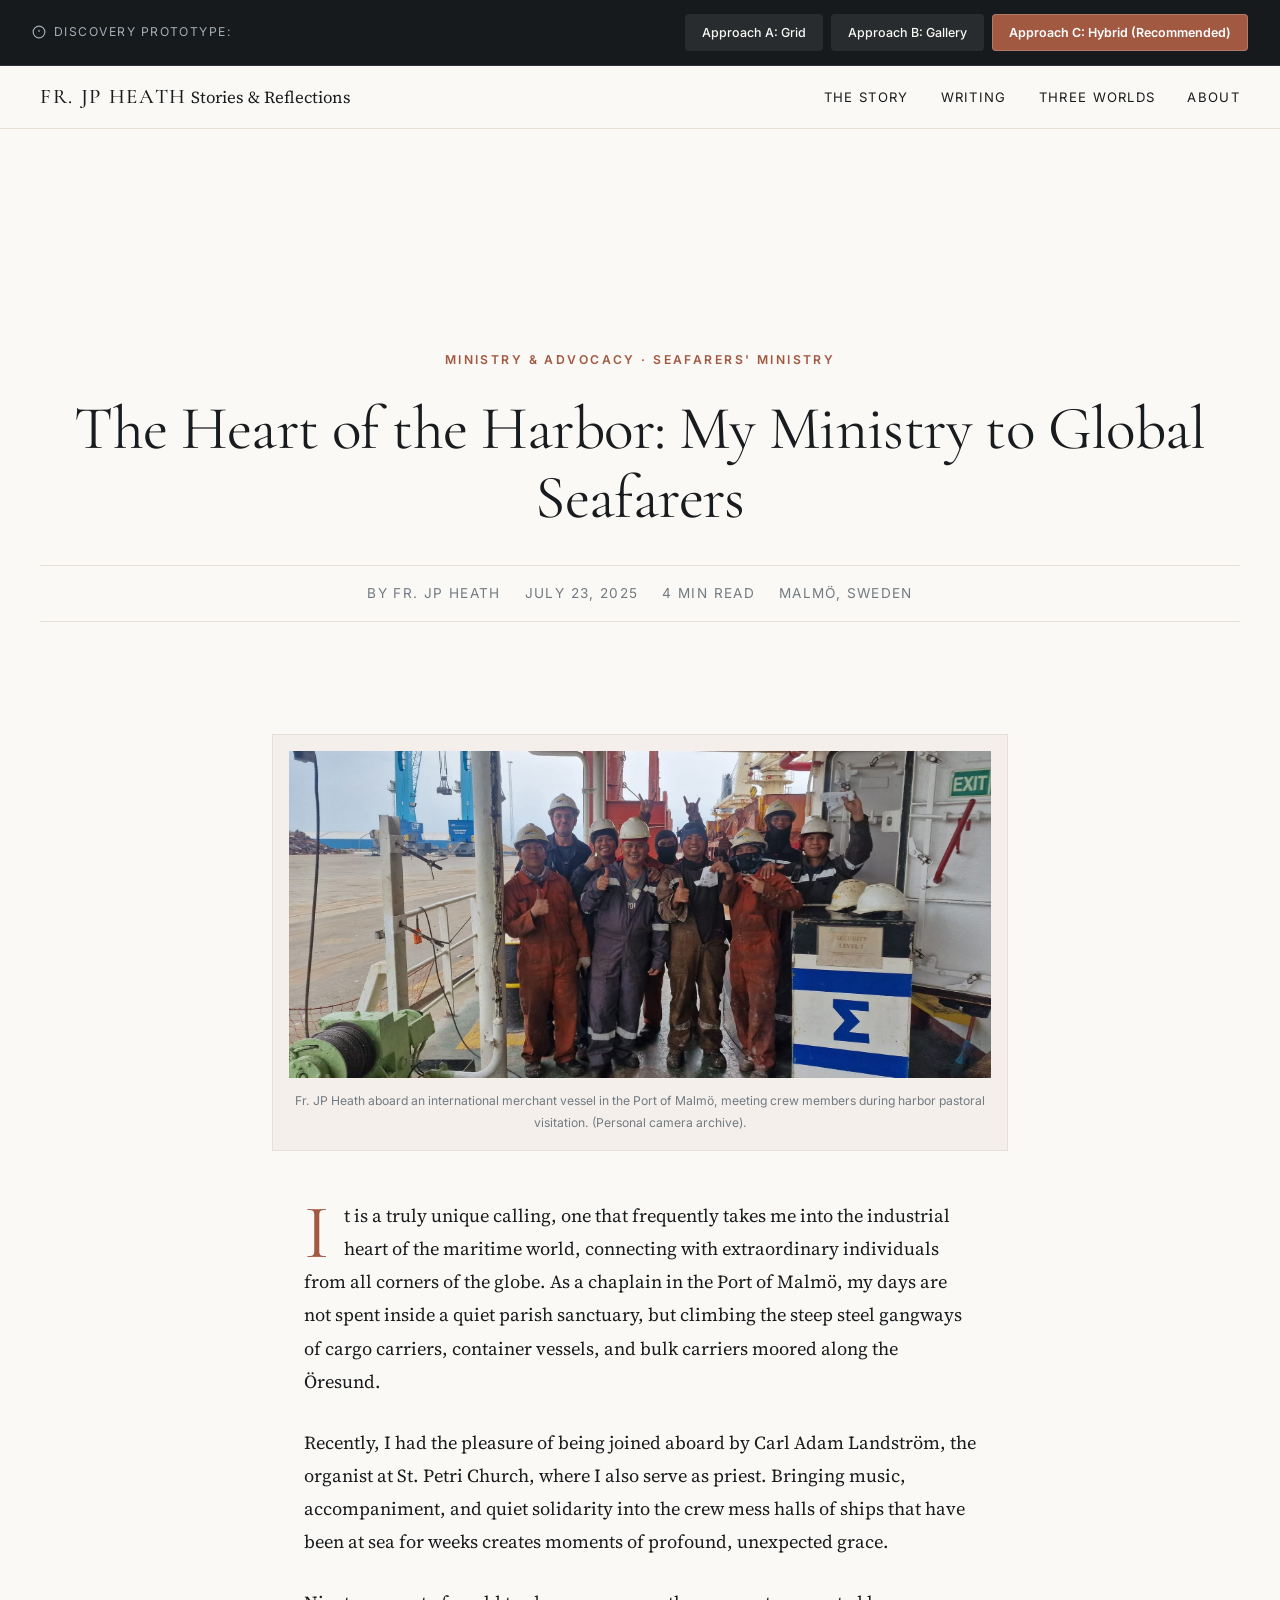
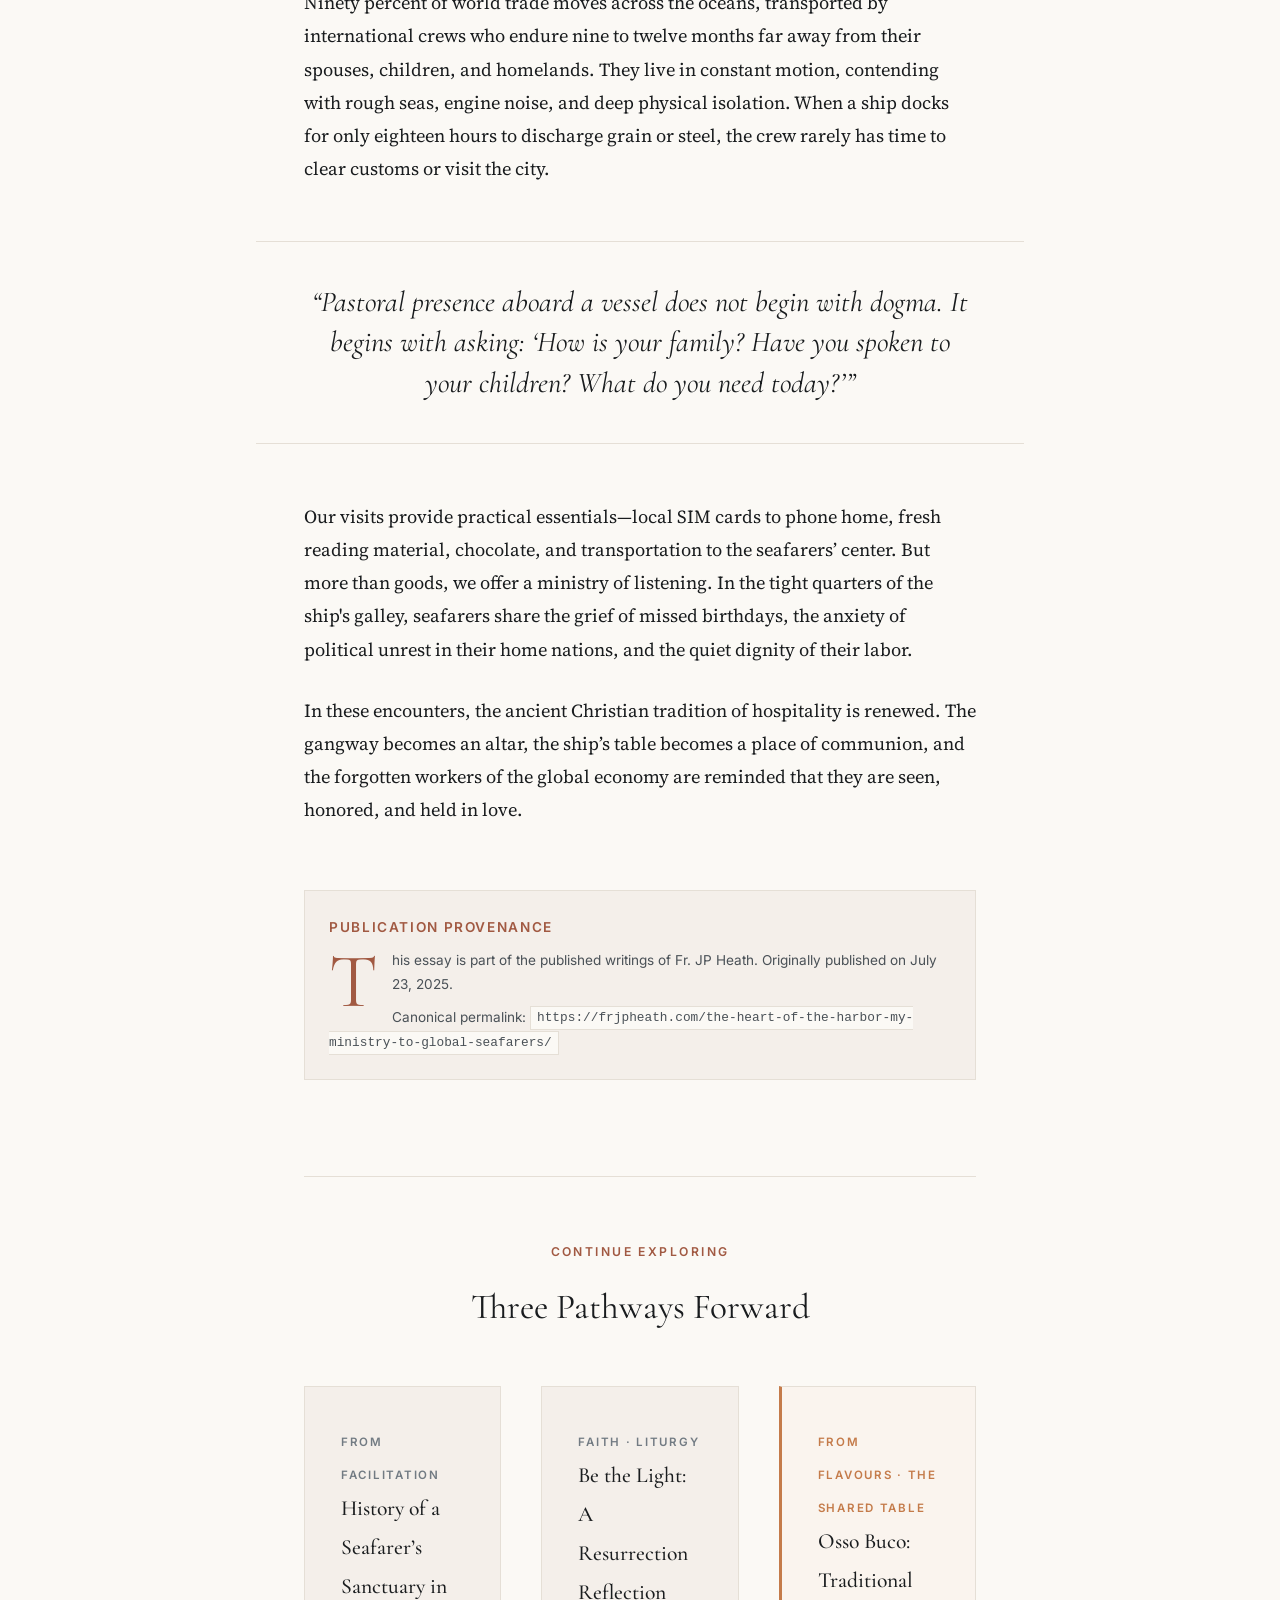
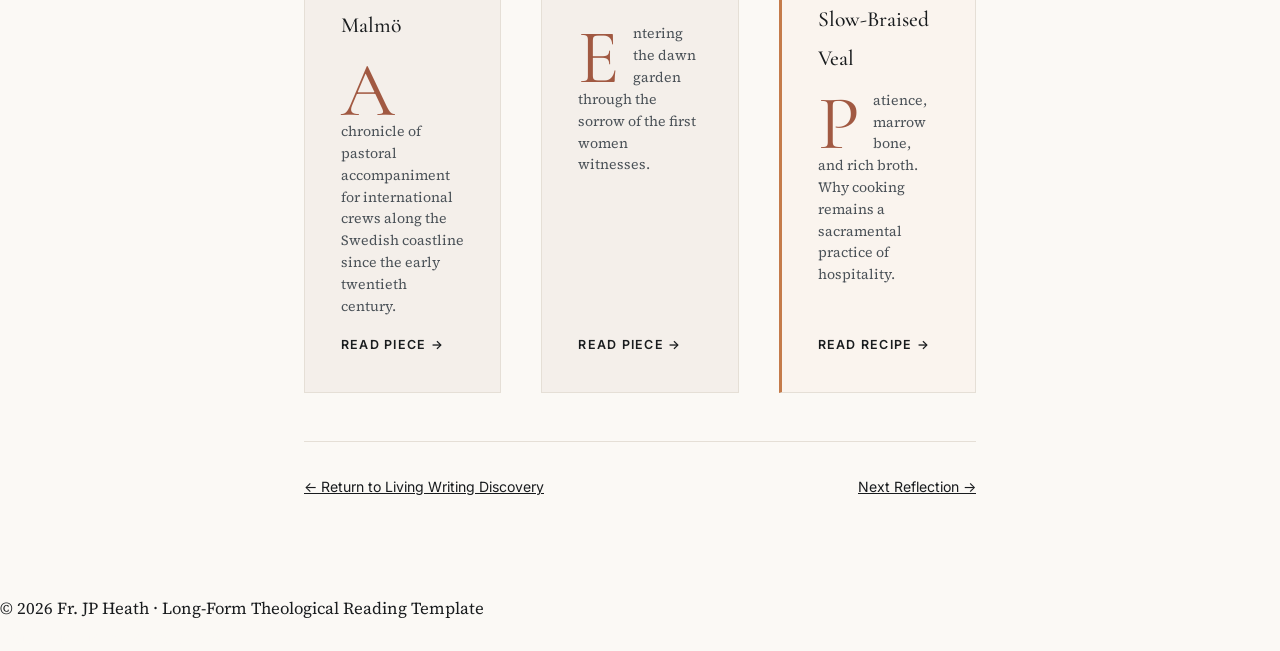
<file: article.html>
<!DOCTYPE html>
<html lang="en">
<head>
  <meta charset="UTF-8">
  <meta name="viewport" content="width=device-width, initial-scale=1.0">
  <title>The Heart of the Harbor: My Ministry to Global Seafarers — Fr. JP Heath</title>
  <meta name="description" content="A pastoral reflection on chaplaincy with international merchant seafarers aboard cargo vessels in the port of Malmö, Sweden.">
  <link rel="icon" href="assets/JP-logo-120x120.png" type="image/png">
  <link rel="stylesheet" href="css/hybrid-styles.css">
</head>
<body>

  <!-- Prototype Switcher -->
  <div class="prototype-approach-bar">
    <div class="approach-bar-inner">
      <span class="approach-label">
        <svg width="14" height="14" viewBox="0 0 24 24" fill="none" stroke="currentColor" stroke-width="2"><circle cx="12" cy="12" r="10"></circle><line x1="12" y1="8" x2="12" y2="12"></line><line x1="12" y1="16" x2="12.01" y2="16"></line></svg>
        Discovery Prototype:
      </span>
      <div class="approach-switcher">
        <a href="writing-grid.html" class="approach-btn">Approach A: Grid</a>
        <a href="writing-gallery.html" class="approach-btn">Approach B: Gallery</a>
        <a href="writing.html" class="approach-btn active">Approach C: Hybrid (Recommended)</a>
      </div>
    </div>
  </div>

  <!-- Header -->
  <header class="v3-header scrolled" role="banner">
    <div class="brand-monogram">
      <a href="index.html" class="brand-name">Fr. JP Heath</a>
      <span class="brand-title">Stories &amp; Reflections</span>
    </div>
    <nav class="nav-actions" aria-label="Primary navigation">
      <ul class="nav-links-desktop">
        <li><a href="index.html">The Story</a></li>
        <li><a href="writing.html">Writing</a></li>
        <li><a href="writing.html#three-doors">Three Worlds</a></li>
        <li><a href="about.html">About</a></li>
      </ul>
      <button class="menu-toggle" aria-label="Open mobile menu">
        <svg width="24" height="24" viewBox="0 0 24 24" fill="none" stroke="currentColor" stroke-width="1.75"><line x1="3" y1="12" x2="21" y2="12"></line><line x1="3" y1="6" x2="21" y2="6"></line><line x1="3" y1="18" x2="21" y2="18"></line></svg>
      </button>
    </nav>
  </header>

  <!-- Mobile Drawer -->
  <div id="mobile-drawer" class="mobile-drawer" role="dialog" aria-modal="true" aria-hidden="true">
    <button class="close-drawer" aria-label="Close menu">Close &times;</button>
    <ul class="mobile-nav-list">
      <li><a href="index.html">The Story<span class="sub-label">Homepage Journey</span></a></li>
      <li><a href="writing.html">Writing<span class="sub-label">Stories &amp; Reflections</span></a></li>
      <li><a href="about.html">About JP<span class="sub-label">Biographical Profile</span></a></li>
      <li><a href="writing.html#three-doors">Three Worlds<span class="sub-label">Faith · Facilitation · Flavours</span></a></li>
      <li><a href="writing.html#complete-archive">All Writing<span class="sub-label">Browse Full Collection</span></a></li>
    </ul>
  </div>

  <main id="main-content" style="padding-top: 3.5rem;">
    <article>
      <!-- Masthead -->
      <header class="article-masthead">
        <span class="article-category-badge" id="art-topic">Ministry & Advocacy · Seafarers' Ministry</span>
        <h1 class="article-main-title" id="art-title">The Heart of the Harbor: My Ministry to Global Seafarers</h1>
        
        <div class="article-meta-line">
          <span>By Fr. JP Heath</span>
          <time datetime="2025-07-23" id="art-date">July 23, 2025</time>
          <span id="art-reading-time">4 min read</span>
          <span>Malmö, Sweden</span>
        </div>
      </header>

      <!-- Long-Form Reading Body -->
      <div class="article-body-layout" id="art-content">
        <div id="art-body-container">
          <figure class="article-figure" id="art-figure">
            <img id="art-img" src="assets/IMG_2581.jpeg" alt="Fr. JP Heath standing with merchant crew on cargo ship deck in Malmö harbor">
            <figcaption id="art-caption">
              Fr. JP Heath aboard an international merchant vessel in the Port of Malmö, meeting crew members during harbor pastoral visitation. (Personal camera archive).
            </figcaption>
          </figure>

          <div id="art-text-content">
            <p>
              It is a truly unique calling, one that frequently takes me into the industrial heart of the maritime world, connecting with extraordinary individuals from all corners of the globe. As a chaplain in the Port of Malmö, my days are not spent inside a quiet parish sanctuary, but climbing the steep steel gangways of cargo carriers, container vessels, and bulk carriers moored along the Öresund.
            </p>

            <p>
              Recently, I had the pleasure of being joined aboard by Carl Adam Landström, the organist at St. Petri Church, where I also serve as priest. Bringing music, accompaniment, and quiet solidarity into the crew mess halls of ships that have been at sea for weeks creates moments of profound, unexpected grace.
            </p>

            <p>
              Ninety percent of world trade moves across the oceans, transported by international crews who endure nine to twelve months far away from their spouses, children, and homelands. They live in constant motion, contending with rough seas, engine noise, and deep physical isolation. When a ship docks for only eighteen hours to discharge grain or steel, the crew rarely has time to clear customs or visit the city.
            </p>

            <blockquote class="editorial-pullquote">
              “Pastoral presence aboard a vessel does not begin with dogma. It begins with asking: ‘How is your family? Have you spoken to your children? What do you need today?’”
            </blockquote>

            <p>
              Our visits provide practical essentials—local SIM cards to phone home, fresh reading material, chocolate, and transportation to the seafarers’ center. But more than goods, we offer a ministry of listening. In the tight quarters of the ship's galley, seafarers share the grief of missed birthdays, the anxiety of political unrest in their home nations, and the quiet dignity of their labor.
            </p>

            <p>
              In these encounters, the ancient Christian tradition of hospitality is renewed. The gangway becomes an altar, the ship’s table becomes a place of communion, and the forgotten workers of the global economy are reminded that they are seen, honored, and held in love.
            </p>
          </div>
        </div>

        <!-- Provenance & Canonical Link -->
        <div id="art-prov-box" style="background-color: var(--canvas-alt); border: 1px solid var(--rule); padding: 1.5rem; margin-top: 4rem; font-family: var(--font-sans); font-size: 0.85rem; color: var(--ink-secondary);">
          <div style="font-weight: 600; text-transform: uppercase; letter-spacing: 0.12em; color: var(--accent-terracotta); margin-bottom: 0.5rem;">Publication Provenance</div>
          <p style="margin-bottom: 0.5rem;" id="art-prov-text">
            This essay is part of the published writings of Fr. JP Heath. Originally published on <time datetime="2025-07-23" id="art-prov-date">July 23, 2025</time>.
          </p>
          <div>
            Canonical permalink: <code style="font-size: 0.8rem; background: var(--canvas); padding: 0.2rem 0.4rem; border: 1px solid var(--rule);" id="art-perm">https://frjpheath.com/the-heart-of-the-harbor-my-ministry-to-global-seafarers/</code>
          </div>
        </div>

        <!-- Serendipity 3-Pathway Discovery Engine -->
        <div class="serendipity-section" id="art-serendipity">
          <div class="serendipity-header">
            <div class="serendipity-tagline">Continue Exploring</div>
            <h3 class="serendipity-title">Three Pathways Forward</h3>
          </div>
          <div class="serendipity-grid" id="serendipity-cards-container">
            <!-- Pathway 1: Same Primary World -->
            <div class="serendipity-card">
              <div>
                <span class="serendipity-type-badge">From Facilitation</span>
                <h4 style="font-family: var(--font-display); font-size: 1.35rem; margin-bottom: 0.75rem; font-weight: 500;">
                  <a href="article.html?slug=history-of-a-seafarers-sanctuary-in-malmo">History of a Seafarer’s Sanctuary in Malmö</a>
                </h4>
                <p style="font-size: 0.88rem; color: var(--ink-secondary); line-height: 1.55; margin-bottom: 1rem;">
                  A chronicle of pastoral accompaniment for international crews along the Swedish coastline since the early twentieth century.
                </p>
              </div>
              <a href="article.html?slug=history-of-a-seafarers-sanctuary-in-malmo" style="font-family: var(--font-sans); font-size: 0.78rem; letter-spacing: 0.1em; text-transform: uppercase; font-weight: 600; color: var(--ink);">Read Piece &rarr;</a>
            </div>

            <!-- Pathway 2: Shared Theme -->
            <div class="serendipity-card">
              <div>
                <span class="serendipity-type-badge">Faith · Liturgy</span>
                <h4 style="font-family: var(--font-display); font-size: 1.35rem; margin-bottom: 0.75rem; font-weight: 500;">
                  <a href="article.html?slug=be-the-light-a-resurrection-reflection-through-the-eyes-of-the-first-witnesses">Be the Light: A Resurrection Reflection</a>
                </h4>
                <p style="font-size: 0.88rem; color: var(--ink-secondary); line-height: 1.55; margin-bottom: 1rem;">
                  Entering the dawn garden through the sorrow of the first women witnesses.
                </p>
              </div>
              <a href="article.html?slug=be-the-light-a-resurrection-reflection-through-the-eyes-of-the-first-witnesses" style="font-family: var(--font-sans); font-size: 0.78rem; letter-spacing: 0.1em; text-transform: uppercase; font-weight: 600; color: var(--ink);">Read Piece &rarr;</a>
            </div>

            <!-- Pathway 3: Serendipitous Encounter from Flavours -->
            <div class="serendipity-card unexpected">
              <div>
                <span class="serendipity-type-badge" style="color: #C47B4A;">From Flavours · The Shared Table</span>
                <h4 style="font-family: var(--font-display); font-size: 1.35rem; margin-bottom: 0.75rem; font-weight: 500;">
                  <a href="article.html?slug=osso-buco">Osso Buco: Traditional Slow-Braised Veal</a>
                </h4>
                <p style="font-size: 0.88rem; color: var(--ink-secondary); line-height: 1.55; margin-bottom: 1rem;">
                  Patience, marrow bone, and rich broth. Why cooking remains a sacramental practice of hospitality.
                </p>
              </div>
              <a href="article.html?slug=osso-buco" style="font-family: var(--font-sans); font-size: 0.78rem; letter-spacing: 0.1em; text-transform: uppercase; font-weight: 600; color: var(--ink);">Read Recipe &rarr;</a>
            </div>
          </div>
        </div>

        <!-- Next / Previous Article Navigation -->
        <div id="art-nav" style="display: flex; justify-content: space-between; align-items: center; border-top: 1px solid var(--rule); padding-top: 2rem; margin-top: 3rem; font-family: var(--font-sans); font-size: 0.88rem;">
          <a href="writing.html" id="art-prev-link" style="color: var(--ink); text-decoration: underline;">&larr; Return to Living Writing Discovery</a>
          <a href="article.html?slug=history-of-a-seafarers-sanctuary-in-malmo" id="art-next-link" style="color: var(--ink); text-decoration: underline;">Next Reflection &rarr;</a>
        </div>
      </div>
    </article>
  </main>

  <!-- Colophon -->
  <footer class="v3-colophon" role="contentinfo">
    <div class="colophon-inner">
      <div class="colophon-bottom" style="border-top: none; padding-top: 0;">
        <div>&copy; 2026 Fr. JP Heath · Long-Form Theological Reading Template</div>
        <div><a href="index.html" style="color: var(--ink-light); text-decoration: underline;">Return to Story Homepage &rarr;</a></div>
      </div>
    </div>
  </footer>

  <script src="js/hybrid-main.js"></script>
  <script>
    // Dynamic article population from URL query parameter ?slug=...
    document.addEventListener('DOMContentLoaded', async () => {
      const params = new URLSearchParams(window.location.search);
      const slug = params.get('slug');
      if (!slug) return;

      try {
        const res = await fetch('data/articles.json');
        const articles = await res.json();
        const articleIndex = articles.findIndex(a => a.slug === slug);
        if (articleIndex === -1) return;
        const article = articles[articleIndex];

        document.title = `${article.title} — Fr. JP Heath`;
        document.getElementById('art-title').textContent = article.title;
        document.getElementById('art-topic').textContent = `${article.section} · ${article.topic}`;
        document.getElementById('art-date').textContent = article.date;
        document.getElementById('art-date').setAttribute('datetime', article.date);
        document.getElementById('art-reading-time').textContent = article.reading_time;
        document.getElementById('art-perm').textContent = article.original_url;
        document.getElementById('art-prov-date').textContent = article.date;
        document.getElementById('art-prov-date').setAttribute('datetime', article.date);
        document.getElementById('art-prov-text').innerHTML = `This essay is part of the published writings of Fr. JP Heath. Originally published on <time datetime="${article.date}">${article.date}</time>.`;

        // Render the exact authentic featured image
        const figureEl = document.getElementById('art-figure');
        const imgEl = document.getElementById('art-img');
        const captionEl = document.getElementById('art-caption');

        if (article.image) {
          figureEl.style.display = 'block';
          imgEl.src = article.image;
          imgEl.alt = article.image_alt || article.title;
          captionEl.innerHTML = article.image_caption || `<strong>Archival Photography:</strong> ${article.image_alt || article.title}. (frjpheath.com documentary archive).`;
        } else {
          figureEl.style.display = 'none';
        }

        // Render authentic content
        const textContentEl = document.getElementById('art-text-content');
        if (article.content_html && article.content_html.trim().length > 20) {
          textContentEl.innerHTML = article.content_html;
        } else if (article.excerpt) {
          const paragraphs = article.excerpt.split('\n').filter(p => p.trim());
          textContentEl.innerHTML = paragraphs.map(p => `<p>${p}</p>`).join('') + `
            <blockquote class="editorial-pullquote">
              “Grace is not an abstract doctrine; it is the concrete, lived accompaniment of God amidst the vulnerability of human existence.”
            </blockquote>
          `;
        }

        // Update Next / Prev links
        const nextArt = articles[(articleIndex + 1) % articles.length];
        const prevArt = articles[(articleIndex - 1 + articles.length) % articles.length];
        const nextLink = document.getElementById('art-next-link');
        const prevLink = document.getElementById('art-prev-link');
        if (nextLink) {
          nextLink.href = `article.html?slug=${nextArt.slug}`;
          nextLink.innerHTML = `${nextArt.title.substring(0, 45)}... &rarr;`;
        }
        if (prevLink) {
          prevLink.href = `article.html?slug=${prevArt.slug}`;
          prevLink.innerHTML = `&larr; ${prevArt.title.substring(0, 45)}...`;
        }

        // Dynamically populate Serendipity pathways
        const sameWorld = articles.find((a, i) => i !== articleIndex && a.section === article.section);
        const diffWorld = articles.find((a, i) => i !== articleIndex && a.section !== article.section && a.section !== 'FLAVOURS');
        const flavoursArt = articles.find((a, i) => a.slug === 'osso-buco' && i !== articleIndex) || articles[0];

        const cardsContainer = document.getElementById('serendipity-cards-container');
        if (cardsContainer && sameWorld && diffWorld) {
          cardsContainer.innerHTML = `
            <div class="serendipity-card">
              <div>
                <span class="serendipity-type-badge">From ${sameWorld.section}</span>
                <h4 style="font-family: var(--font-display); font-size: 1.35rem; margin-bottom: 0.75rem; font-weight: 500;">
                  <a href="article.html?slug=${sameWorld.slug}">${sameWorld.title}</a>
                </h4>
                <p style="font-size: 0.88rem; color: var(--ink-secondary); line-height: 1.55; margin-bottom: 1rem;">
                  ${(sameWorld.excerpt || '').substring(0, 140)}...
                </p>
              </div>
              <a href="article.html?slug=${sameWorld.slug}" style="font-family: var(--font-sans); font-size: 0.78rem; letter-spacing: 0.1em; text-transform: uppercase; font-weight: 600; color: var(--ink);">Read Piece &rarr;</a>
            </div>

            <div class="serendipity-card">
              <div>
                <span class="serendipity-type-badge">From ${diffWorld.section}</span>
                <h4 style="font-family: var(--font-display); font-size: 1.35rem; margin-bottom: 0.75rem; font-weight: 500;">
                  <a href="article.html?slug=${diffWorld.slug}">${diffWorld.title}</a>
                </h4>
                <p style="font-size: 0.88rem; color: var(--ink-secondary); line-height: 1.55; margin-bottom: 1rem;">
                  ${(diffWorld.excerpt || '').substring(0, 140)}...
                </p>
              </div>
              <a href="article.html?slug=${diffWorld.slug}" style="font-family: var(--font-sans); font-size: 0.78rem; letter-spacing: 0.1em; text-transform: uppercase; font-weight: 600; color: var(--ink);">Read Piece &rarr;</a>
            </div>

            <div class="serendipity-card unexpected">
              <div>
                <span class="serendipity-type-badge" style="color: #C47B4A;">From Flavours · The Shared Table</span>
                <h4 style="font-family: var(--font-display); font-size: 1.35rem; margin-bottom: 0.75rem; font-weight: 500;">
                  <a href="article.html?slug=osso-buco">Osso Buco: Traditional Slow-Braised Veal</a>
                </h4>
                <p style="font-size: 0.88rem; color: var(--ink-secondary); line-height: 1.55; margin-bottom: 1rem;">
                  Patience, marrow bone, and rich broth. Why cooking remains a sacramental practice of hospitality.
                </p>
              </div>
              <a href="article.html?slug=osso-buco" style="font-family: var(--font-sans); font-size: 0.78rem; letter-spacing: 0.1em; text-transform: uppercase; font-weight: 600; color: var(--ink);">Read Recipe &rarr;</a>
            </div>
          `;
        }

      } catch (err) {
        console.error('Error fetching article by slug:', err);
      }
    });
  </script>
</body>
</html>
</file>
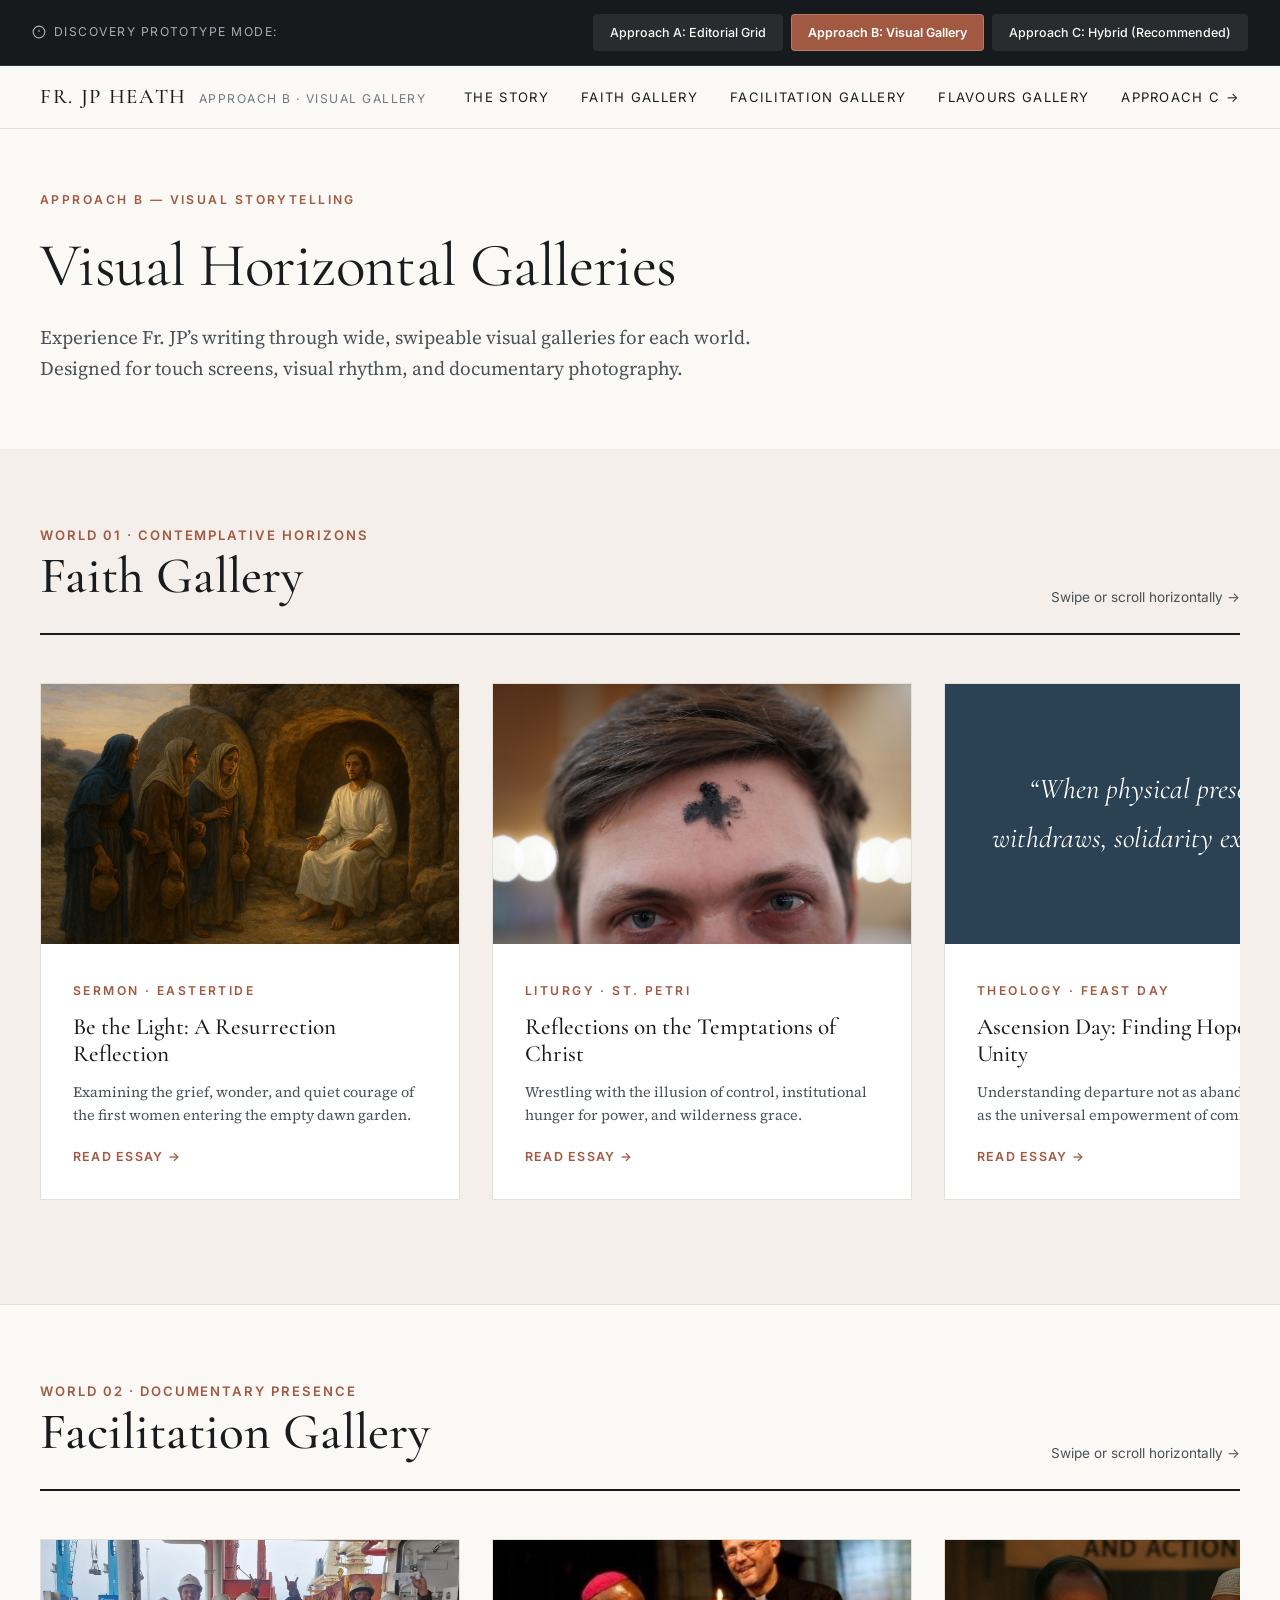
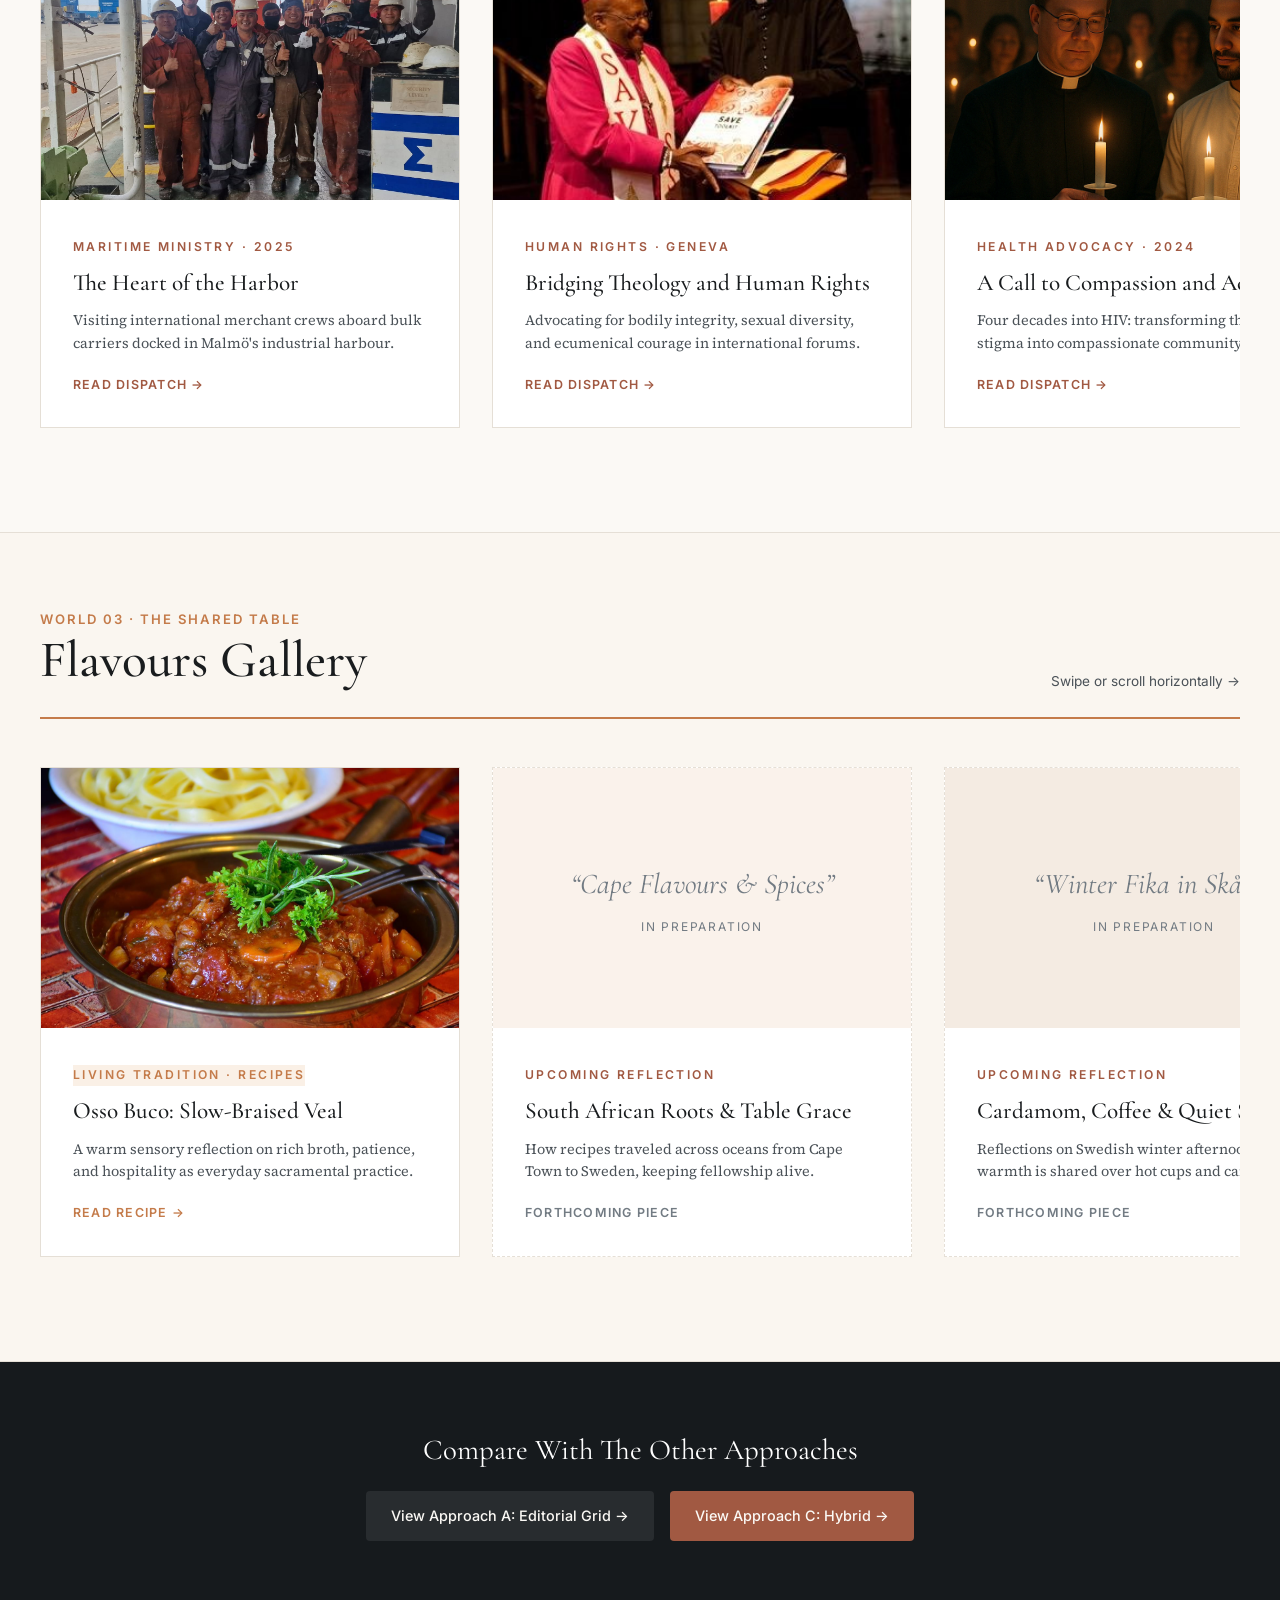
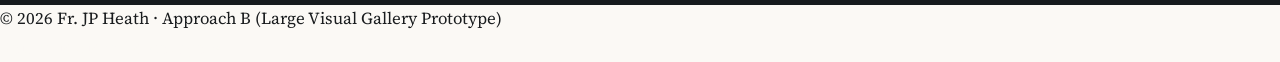
<file: writing-gallery.html>
<!DOCTYPE html>
<html lang="en">
<head>
  <meta charset="UTF-8">
  <meta name="viewport" content="width=device-width, initial-scale=1.0">
  <title>Approach B: Large Visual Gallery — Fr. JP Heath</title>
  <meta name="description" content="Approach B prototype: Large horizontally scrollable visual galleries for Faith, Facilitation and Flavours.">
  <link rel="icon" href="assets/JP-logo-120x120.png" type="image/png">
  <link rel="stylesheet" href="css/hybrid-styles.css">
</head>
<body>

  <!-- Prototype Switcher -->
  <div class="prototype-approach-bar">
    <div class="approach-bar-inner">
      <span class="approach-label">
        <svg width="14" height="14" viewBox="0 0 24 24" fill="none" stroke="currentColor" stroke-width="2"><circle cx="12" cy="12" r="10"></circle><line x1="12" y1="8" x2="12" y2="12"></line><line x1="12" y1="16" x2="12.01" y2="16"></line></svg>
        Discovery Prototype Mode:
      </span>
      <div class="approach-switcher">
        <a href="writing-grid.html" class="approach-btn">Approach A: Editorial Grid</a>
        <a href="writing-gallery.html" class="approach-btn active">Approach B: Visual Gallery</a>
        <a href="writing.html" class="approach-btn">Approach C: Hybrid (Recommended)</a>
      </div>
    </div>
  </div>

  <!-- Header -->
  <header class="hybrid-header scrolled" role="banner">
    <div class="brand-area">
      <a href="index.html" class="brand-name">Fr. JP Heath</a>
      <span class="brand-meta">Approach B · Visual Gallery</span>
    </div>
    <nav aria-label="Primary navigation">
      <ul class="nav-links-desktop">
        <li><a href="index.html">The Story</a></li>
        <li><a href="#gallery-faith">Faith Gallery</a></li>
        <li><a href="#gallery-facilitation">Facilitation Gallery</a></li>
        <li><a href="#gallery-flavours">Flavours Gallery</a></li>
        <li><a href="writing.html">Approach C &rarr;</a></li>
      </ul>
    </nav>
  </header>

  <main id="main-content" style="padding-top: 3.5rem;">
    <!-- Masthead -->
    <section class="anchor-inner" style="margin-bottom: 4rem;">
      <span class="anchor-eyebrow">Approach B — Visual Storytelling</span>
      <h1 class="anchor-title" style="font-size: clamp(2.5rem, 4.8vw, 4rem); margin-bottom: 1.25rem;">Visual Horizontal Galleries</h1>
      <p class="anchor-lead" style="margin-bottom: 0;">
        Experience Fr. JP’s writing through wide, swipeable visual galleries for each world. Designed for touch screens, visual rhythm, and documentary photography.
      </p>
    </section>

    <!-- 01. FAITH HORIZONTAL GALLERY -->
    <section id="gallery-faith" class="gallery-world-wrapper" style="background-color: var(--canvas-alt);">
      <div class="anchor-inner">
        <div class="world-header-banner">
          <div class="world-title-lockup">
            <span class="world-title-descriptor">World 01 · Contemplative Horizons</span>
            <h2>Faith Gallery</h2>
          </div>
          <span style="font-family: var(--font-sans); font-size: 0.85rem; color: var(--ink-secondary);">Swipe or scroll horizontally &rarr;</span>
        </div>

        <div class="gallery-scroll-container">
          <!-- Card 1 -->
          <article class="gallery-full-card">
            <img src="assets/64145DF5-674A-4D94-8031-BBB19D1C6357.png" alt="Be the Light: A Resurrection Reflection" class="gallery-card-img">
            <div class="gallery-card-body">
              <div>
                <span class="article-category-badge" style="margin-bottom: 0.75rem;">Sermon · Eastertide</span>
                <h3 style="font-family: var(--font-display); font-size: 1.45rem; line-height: 1.2; margin-bottom: 0.75rem; font-weight: 500;">
                  <a href="article.html?slug=be-the-light-a-resurrection-reflection-through-the-eyes-of-the-first-witnesses">Be the Light: A Resurrection Reflection</a>
                </h3>
                <p style="font-size: 0.9rem; color: var(--ink-secondary); line-height: 1.55; margin-bottom: 1.25rem;">
                  Examining the grief, wonder, and quiet courage of the first women entering the empty dawn garden.
                </p>
              </div>
              <a href="article.html?slug=be-the-light-a-resurrection-reflection-through-the-eyes-of-the-first-witnesses" style="font-family: var(--font-sans); font-size: 0.78rem; font-weight: 600; text-transform: uppercase; letter-spacing: 0.1em; color: var(--accent-terracotta);">Read Essay &rarr;</a>
            </div>
          </article>

          <!-- Card 2 -->
          <article class="gallery-full-card">
            <img src="assets/Ash-Wednesday-EC-by-IvarsKupcis-22Feb2023-40.jpg" alt="Reflections on the Temptations of Christ" class="gallery-card-img">
            <div class="gallery-card-body">
              <div>
                <span class="article-category-badge" style="margin-bottom: 0.75rem;">Liturgy · St. Petri</span>
                <h3 style="font-family: var(--font-display); font-size: 1.45rem; line-height: 1.2; margin-bottom: 0.75rem; font-weight: 500;">
                  <a href="article.html?slug=reflections-on-the-temptations-of-christ-a-lenten-sermon">Reflections on the Temptations of Christ</a>
                </h3>
                <p style="font-size: 0.9rem; color: var(--ink-secondary); line-height: 1.55; margin-bottom: 1.25rem;">
                  Wrestling with the illusion of control, institutional hunger for power, and wilderness grace.
                </p>
              </div>
              <a href="article.html?slug=reflections-on-the-temptations-of-christ-a-lenten-sermon" style="font-family: var(--font-sans); font-size: 0.78rem; font-weight: 600; text-transform: uppercase; letter-spacing: 0.1em; color: var(--accent-terracotta);">Read Essay &rarr;</a>
            </div>
          </article>

          <!-- Card 3 -->
          <article class="gallery-full-card">
            <div style="height: 260px; background: #2B4154; display: flex; align-items: center; justify-content: center; padding: 2rem; text-align: center; color: #FFFFFF;">
              <span style="font-family: var(--font-display); font-size: 1.8rem; font-style: italic;">“When physical presence withdraws, solidarity expands.”</span>
            </div>
            <div class="gallery-card-body">
              <div>
                <span class="article-category-badge" style="margin-bottom: 0.75rem;">Theology · Feast Day</span>
                <h3 style="font-family: var(--font-display); font-size: 1.45rem; line-height: 1.2; margin-bottom: 0.75rem; font-weight: 500;">
                  <a href="article.html?slug=ascension-day-finding-hope-and-unity-in-separation">Ascension Day: Finding Hope and Unity</a>
                </h3>
                <p style="font-size: 0.9rem; color: var(--ink-secondary); line-height: 1.55; margin-bottom: 1.25rem;">
                  Understanding departure not as abandonment, but as the universal empowerment of community.
                </p>
              </div>
              <a href="article.html?slug=ascension-day-finding-hope-and-unity-in-separation" style="font-family: var(--font-sans); font-size: 0.78rem; font-weight: 600; text-transform: uppercase; letter-spacing: 0.1em; color: var(--accent-terracotta);">Read Essay &rarr;</a>
            </div>
          </article>

          <!-- Card 4 -->
          <article class="gallery-full-card">
            <div style="height: 260px; background: #A15942; display: flex; align-items: center; justify-content: center; padding: 2rem; text-align: center; color: #FFFFFF;">
              <span style="font-family: var(--font-display); font-size: 1.8rem; font-style: italic;">“From the Skeleton Coast to Windhoek.”</span>
            </div>
            <div class="gallery-card-body">
              <div>
                <span class="article-category-badge" style="margin-bottom: 0.75rem;">Mission · Southern Africa</span>
                <h3 style="font-family: var(--font-display); font-size: 1.45rem; line-height: 1.2; margin-bottom: 0.75rem; font-weight: 500;">
                  <a href="article.html?slug=bringing-bibles-to-namibia-a-journey-of-faith-and-giving">Bringing Bibles to Namibia</a>
                </h3>
                <p style="font-size: 0.9rem; color: var(--ink-secondary); line-height: 1.55; margin-bottom: 1.25rem;">
                  A 60th birthday expedition distributing scripture across remote rural dioceses.
                </p>
              </div>
              <a href="article.html?slug=bringing-bibles-to-namibia-a-journey-of-faith-and-giving" style="font-family: var(--font-sans); font-size: 0.78rem; font-weight: 600; text-transform: uppercase; letter-spacing: 0.1em; color: var(--accent-terracotta);">Read Essay &rarr;</a>
            </div>
          </article>
        </div>
      </div>
    </section>

    <!-- 02. FACILITATION HORIZONTAL GALLERY -->
    <section id="gallery-facilitation" class="gallery-world-wrapper" style="background-color: var(--canvas);">
      <div class="anchor-inner">
        <div class="world-header-banner">
          <div class="world-title-lockup">
            <span class="world-title-descriptor">World 02 · Documentary Presence</span>
            <h2>Facilitation Gallery</h2>
          </div>
          <span style="font-family: var(--font-sans); font-size: 0.85rem; color: var(--ink-secondary);">Swipe or scroll horizontally &rarr;</span>
        </div>

        <div class="gallery-scroll-container">
          <!-- Card 1 -->
          <article class="gallery-full-card">
            <img src="assets/IMG_2581.jpeg" alt="Fr. JP on ship deck in Malmö harbor" class="gallery-card-img">
            <div class="gallery-card-body">
              <div>
                <span class="article-category-badge" style="margin-bottom: 0.75rem;">Maritime Ministry · 2025</span>
                <h3 style="font-family: var(--font-display); font-size: 1.45rem; line-height: 1.2; margin-bottom: 0.75rem; font-weight: 500;">
                  <a href="article.html?slug=the-heart-of-the-harbor-my-ministry-to-global-seafarers">The Heart of the Harbor</a>
                </h3>
                <p style="font-size: 0.9rem; color: var(--ink-secondary); line-height: 1.55; margin-bottom: 1.25rem;">
                  Visiting international merchant crews aboard bulk carriers docked in Malmö's industrial harbour.
                </p>
              </div>
              <a href="article.html?slug=the-heart-of-the-harbor-my-ministry-to-global-seafarers" style="font-family: var(--font-sans); font-size: 0.78rem; font-weight: 600; text-transform: uppercase; letter-spacing: 0.1em; color: var(--accent-terracotta);">Read Dispatch &rarr;</a>
            </div>
          </article>

          <!-- Card 2 -->
          <article class="gallery-full-card">
            <img src="assets/Tutu-with-JP.jpg" alt="Fr. JP Heath with Archbishop Desmond Tutu" class="gallery-card-img">
            <div class="gallery-card-body">
              <div>
                <span class="article-category-badge" style="margin-bottom: 0.75rem;">Human Rights · Geneva</span>
                <h3 style="font-family: var(--font-display); font-size: 1.45rem; line-height: 1.2; margin-bottom: 0.75rem; font-weight: 500;">
                  <a href="article.html?slug=bridging-theology-and-human-rights-through-literature">Bridging Theology and Human Rights</a>
                </h3>
                <p style="font-size: 0.9rem; color: var(--ink-secondary); line-height: 1.55; margin-bottom: 1.25rem;">
                  Advocating for bodily integrity, sexual diversity, and ecumenical courage in international forums.
                </p>
              </div>
              <a href="article.html?slug=bridging-theology-and-human-rights-through-literature" style="font-family: var(--font-sans); font-size: 0.78rem; font-weight: 600; text-transform: uppercase; letter-spacing: 0.1em; color: var(--accent-terracotta);">Read Dispatch &rarr;</a>
            </div>
          </article>

          <!-- Card 3 -->
          <article class="gallery-full-card">
            <img src="assets/2554461E-3E43-410C-9FD0-2E5135DBE3E2.png" alt="A Call to Compassion and Action: 40 Years into the HIV/AIDS Epidemic" class="gallery-card-img">
            <div class="gallery-card-body">
              <div>
                <span class="article-category-badge" style="margin-bottom: 0.75rem;">Health Advocacy · 2024</span>
                <h3 style="font-family: var(--font-display); font-size: 1.45rem; line-height: 1.2; margin-bottom: 0.75rem; font-weight: 500;">
                  <a href="article.html?slug=a-call-to-compassion-and-action-40-years-into-the-hiv-aids-epidemic">A Call to Compassion and Action</a>
                </h3>
                <p style="font-size: 0.9rem; color: var(--ink-secondary); line-height: 1.55; margin-bottom: 1.25rem;">
                  Four decades into HIV: transforming theological stigma into compassionate community support.
                </p>
              </div>
              <a href="article.html?slug=a-call-to-compassion-and-action-40-years-into-the-hiv-aids-epidemic" style="font-family: var(--font-sans); font-size: 0.78rem; font-weight: 600; text-transform: uppercase; letter-spacing: 0.1em; color: var(--accent-terracotta);">Read Dispatch &rarr;</a>
            </div>
          </article>

          <!-- Card 4 -->
          <article class="gallery-full-card">
            <div style="height: 260px; background: #35424C; display: flex; align-items: center; justify-content: center; padding: 2rem; text-align: center; color: #FFFFFF;">
              <span style="font-family: var(--font-display); font-size: 1.8rem; font-style: italic;">“From silence in Mayfair to solidarity across the globe.”</span>
            </div>
            <div class="gallery-card-body">
              <div>
                <span class="article-category-badge" style="margin-bottom: 0.75rem;">Personal Testimony</span>
                <h3 style="font-family: var(--font-display); font-size: 1.45rem; line-height: 1.2; margin-bottom: 0.75rem; font-weight: 500;">
                  <a href="article.html?slug=my-hiv-journey-as-a-priest-from-silence-to-solidarity">From Silence to Solidarity</a>
                </h3>
                <p style="font-size: 0.9rem; color: var(--ink-secondary); line-height: 1.55; margin-bottom: 1.25rem;">
                  Living with HIV as an ordained Anglican priest since 2000; breaking ecclesiastical taboos.
                </p>
              </div>
              <a href="article.html?slug=my-hiv-journey-as-a-priest-from-silence-to-solidarity" style="font-family: var(--font-sans); font-size: 0.78rem; font-weight: 600; text-transform: uppercase; letter-spacing: 0.1em; color: var(--accent-terracotta);">Read Dispatch &rarr;</a>
            </div>
          </article>
        </div>
      </div>
    </section>

    <!-- 03. FLAVOURS HORIZONTAL GALLERY -->
    <section id="gallery-flavours" class="gallery-world-wrapper" style="background-color: #FAF6F0;">
      <div class="anchor-inner">
        <div class="world-header-banner" style="border-bottom-color: #C47B4A;">
          <div class="world-title-lockup">
            <span class="world-title-descriptor" style="color: #C47B4A;">World 03 · The Shared Table</span>
            <h2>Flavours Gallery</h2>
          </div>
          <span style="font-family: var(--font-sans); font-size: 0.85rem; color: var(--ink-secondary);">Swipe or scroll horizontally &rarr;</span>
        </div>

        <div class="gallery-scroll-container">
          <!-- Card 1 -->
          <article class="gallery-full-card" style="background: #FFFFFF;">
            <img src="assets/ossobuco-flesh-calf-2535546.jpg" alt="Slow-cooked Osso Buco with pasta on dining table" class="gallery-card-img">
            <div class="gallery-card-body">
              <div>
                <span class="article-category-badge" style="background-color: #FAF0E6; color: #C47B4A; margin-bottom: 0.75rem;">Living Tradition · Recipes</span>
                <h3 style="font-family: var(--font-display); font-size: 1.45rem; line-height: 1.2; margin-bottom: 0.75rem; font-weight: 500;">
                  <a href="article.html?slug=osso-buco">Osso Buco: Slow-Braised Veal</a>
                </h3>
                <p style="font-size: 0.9rem; color: var(--ink-secondary); line-height: 1.55; margin-bottom: 1.25rem;">
                  A warm sensory reflection on rich broth, patience, and hospitality as everyday sacramental practice.
                </p>
              </div>
              <a href="article.html?slug=osso-buco" style="font-family: var(--font-sans); font-size: 0.78rem; font-weight: 600; text-transform: uppercase; letter-spacing: 0.1em; color: #C47B4A;">Read Recipe &rarr;</a>
            </div>
          </article>

          <!-- Card 2: Upcoming Table Piece -->
          <article class="gallery-full-card" style="background: #FFFFFF; border-style: dashed;">
            <div style="height: 260px; background: #FAF2EB; display: flex; flex-direction: column; align-items: center; justify-content: center; padding: 2rem; text-align: center;">
              <span style="font-family: var(--font-display); font-size: 1.8rem; color: var(--ink-muted); font-style: italic;">“Cape Flavours &amp; Spices”</span>
              <span style="font-family: var(--font-sans); font-size: 0.75rem; text-transform: uppercase; letter-spacing: 0.15em; color: var(--ink-muted); margin-top: 0.5rem;">In Preparation</span>
            </div>
            <div class="gallery-card-body">
              <div>
                <span class="article-category-badge" style="margin-bottom: 0.75rem;">Upcoming Reflection</span>
                <h3 style="font-family: var(--font-display); font-size: 1.45rem; line-height: 1.2; margin-bottom: 0.75rem; font-weight: 500;">
                  South African Roots &amp; Table Grace
                </h3>
                <p style="font-size: 0.9rem; color: var(--ink-secondary); line-height: 1.55; margin-bottom: 1.25rem;">
                  How recipes traveled across oceans from Cape Town to Sweden, keeping fellowship alive.
                </p>
              </div>
              <span style="font-family: var(--font-sans); font-size: 0.78rem; font-weight: 600; text-transform: uppercase; letter-spacing: 0.1em; color: var(--ink-muted);">Forthcoming Piece</span>
            </div>
          </article>

          <!-- Card 3: Nordic Table -->
          <article class="gallery-full-card" style="background: #FFFFFF; border-style: dashed;">
            <div style="height: 260px; background: #F4EBE2; display: flex; flex-direction: column; align-items: center; justify-content: center; padding: 2rem; text-align: center;">
              <span style="font-family: var(--font-display); font-size: 1.8rem; color: var(--ink-muted); font-style: italic;">“Winter Fika in Skåne”</span>
              <span style="font-family: var(--font-sans); font-size: 0.75rem; text-transform: uppercase; letter-spacing: 0.15em; color: var(--ink-muted); margin-top: 0.5rem;">In Preparation</span>
            </div>
            <div class="gallery-card-body">
              <div>
                <span class="article-category-badge" style="margin-bottom: 0.75rem;">Upcoming Reflection</span>
                <h3 style="font-family: var(--font-display); font-size: 1.45rem; line-height: 1.2; margin-bottom: 0.75rem; font-weight: 500;">
                  Cardamom, Coffee &amp; Quiet Solitude
                </h3>
                <p style="font-size: 0.9rem; color: var(--ink-secondary); line-height: 1.55; margin-bottom: 1.25rem;">
                  Reflections on Swedish winter afternoons and how warmth is shared over hot cups and cardamom.
                </p>
              </div>
              <span style="font-family: var(--font-sans); font-size: 0.78rem; font-weight: 600; text-transform: uppercase; letter-spacing: 0.1em; color: var(--ink-muted);">Forthcoming Piece</span>
            </div>
          </article>
        </div>
      </div>
    </section>

    <!-- Footer Switcher -->
    <div style="text-align: center; padding: 4rem 2rem; background: var(--canvas-dark); color: #FFFFFF;">
      <p style="font-family: var(--font-display); font-size: 1.8rem; margin-bottom: 1rem;">Compare With The Other Approaches</p>
      <div style="display: flex; justify-content: center; gap: 1rem; flex-wrap: wrap;">
        <a href="writing-grid.html" class="approach-btn" style="padding: 0.75rem 1.5rem; font-size: 0.9rem;">View Approach A: Editorial Grid &rarr;</a>
        <a href="writing.html" class="approach-btn" style="padding: 0.75rem 1.5rem; font-size: 0.9rem; background: var(--accent-terracotta);">View Approach C: Hybrid &rarr;</a>
      </div>
    </div>
  </main>

  <footer class="v3-colophon" role="contentinfo">
    <div class="colophon-inner">
      <div class="colophon-bottom" style="border-top: none; padding-top: 0;">
        <div>&copy; 2026 Fr. JP Heath · Approach B (Large Visual Gallery Prototype)</div>
        <div><a href="index.html" style="color: var(--ink-light); text-decoration: underline;">Return to Story Homepage &rarr;</a></div>
      </div>
    </div>
  </footer>

</body>
</html>
</file>
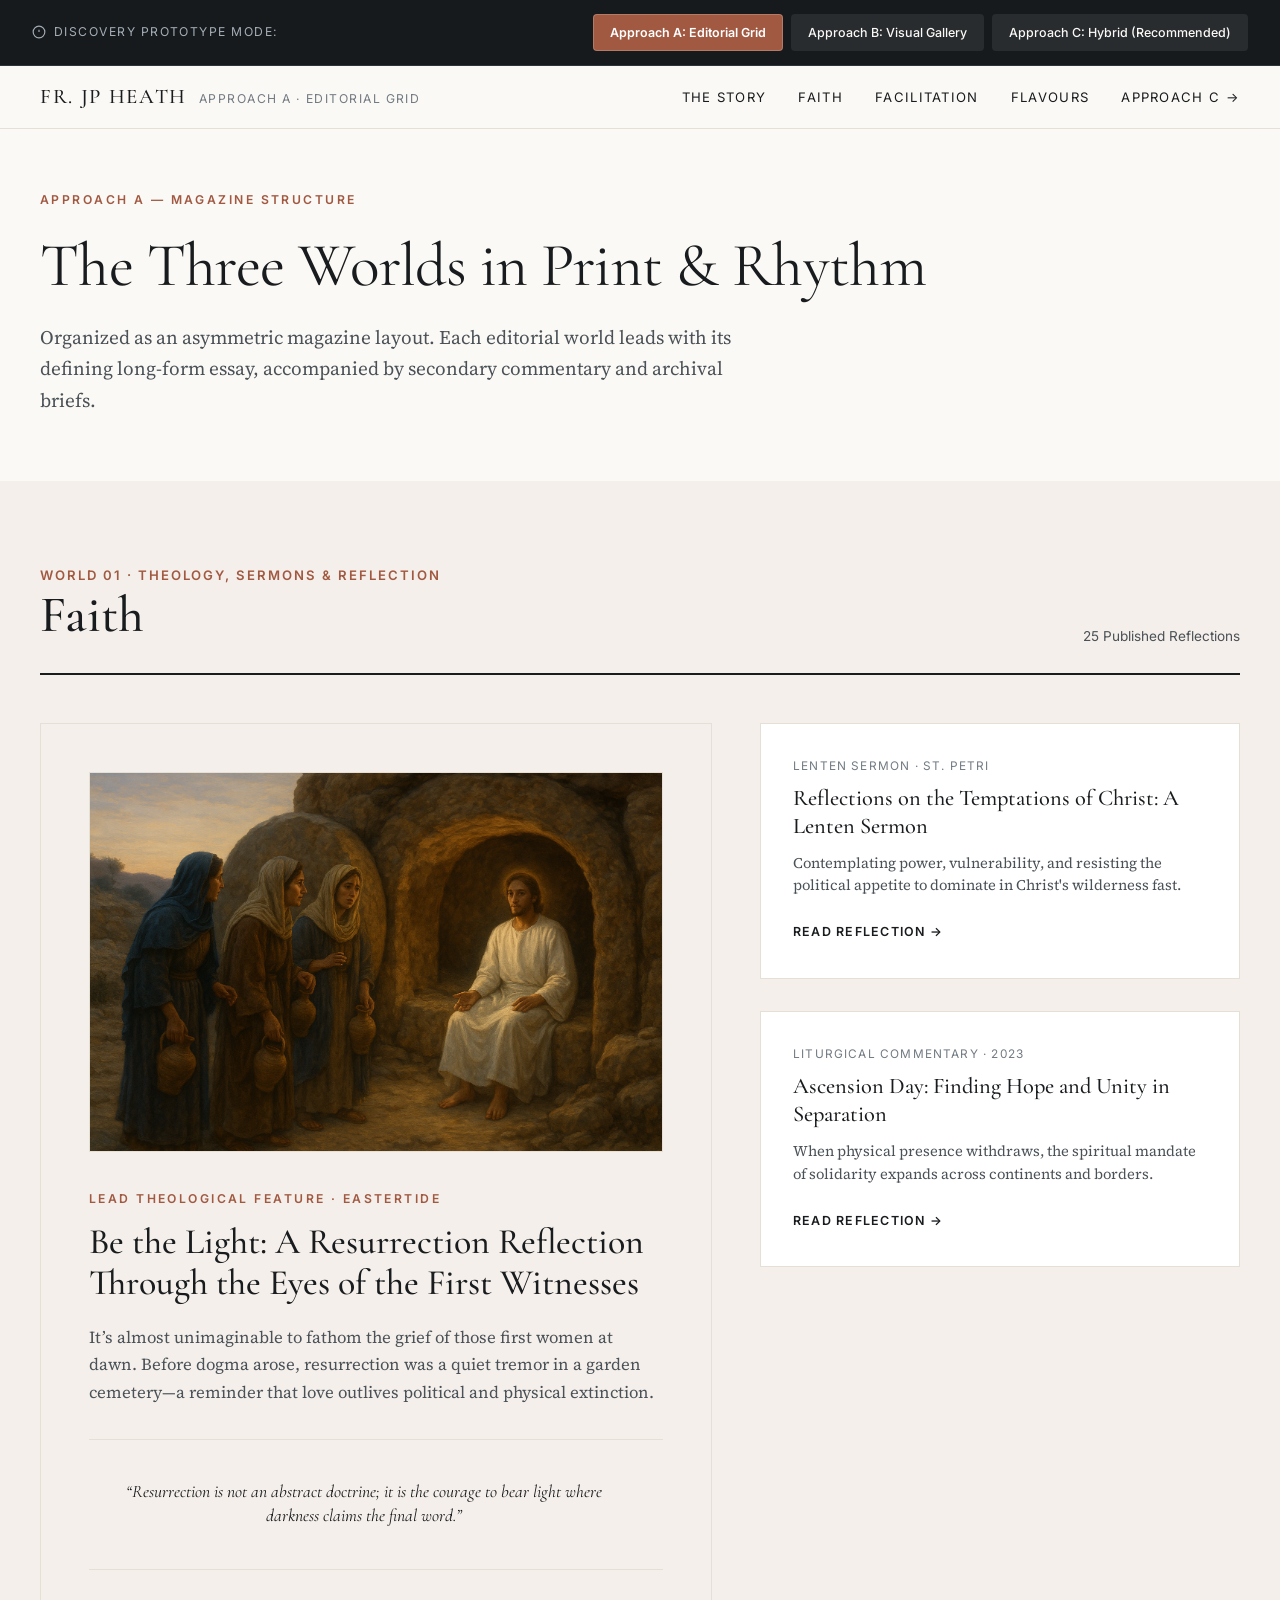
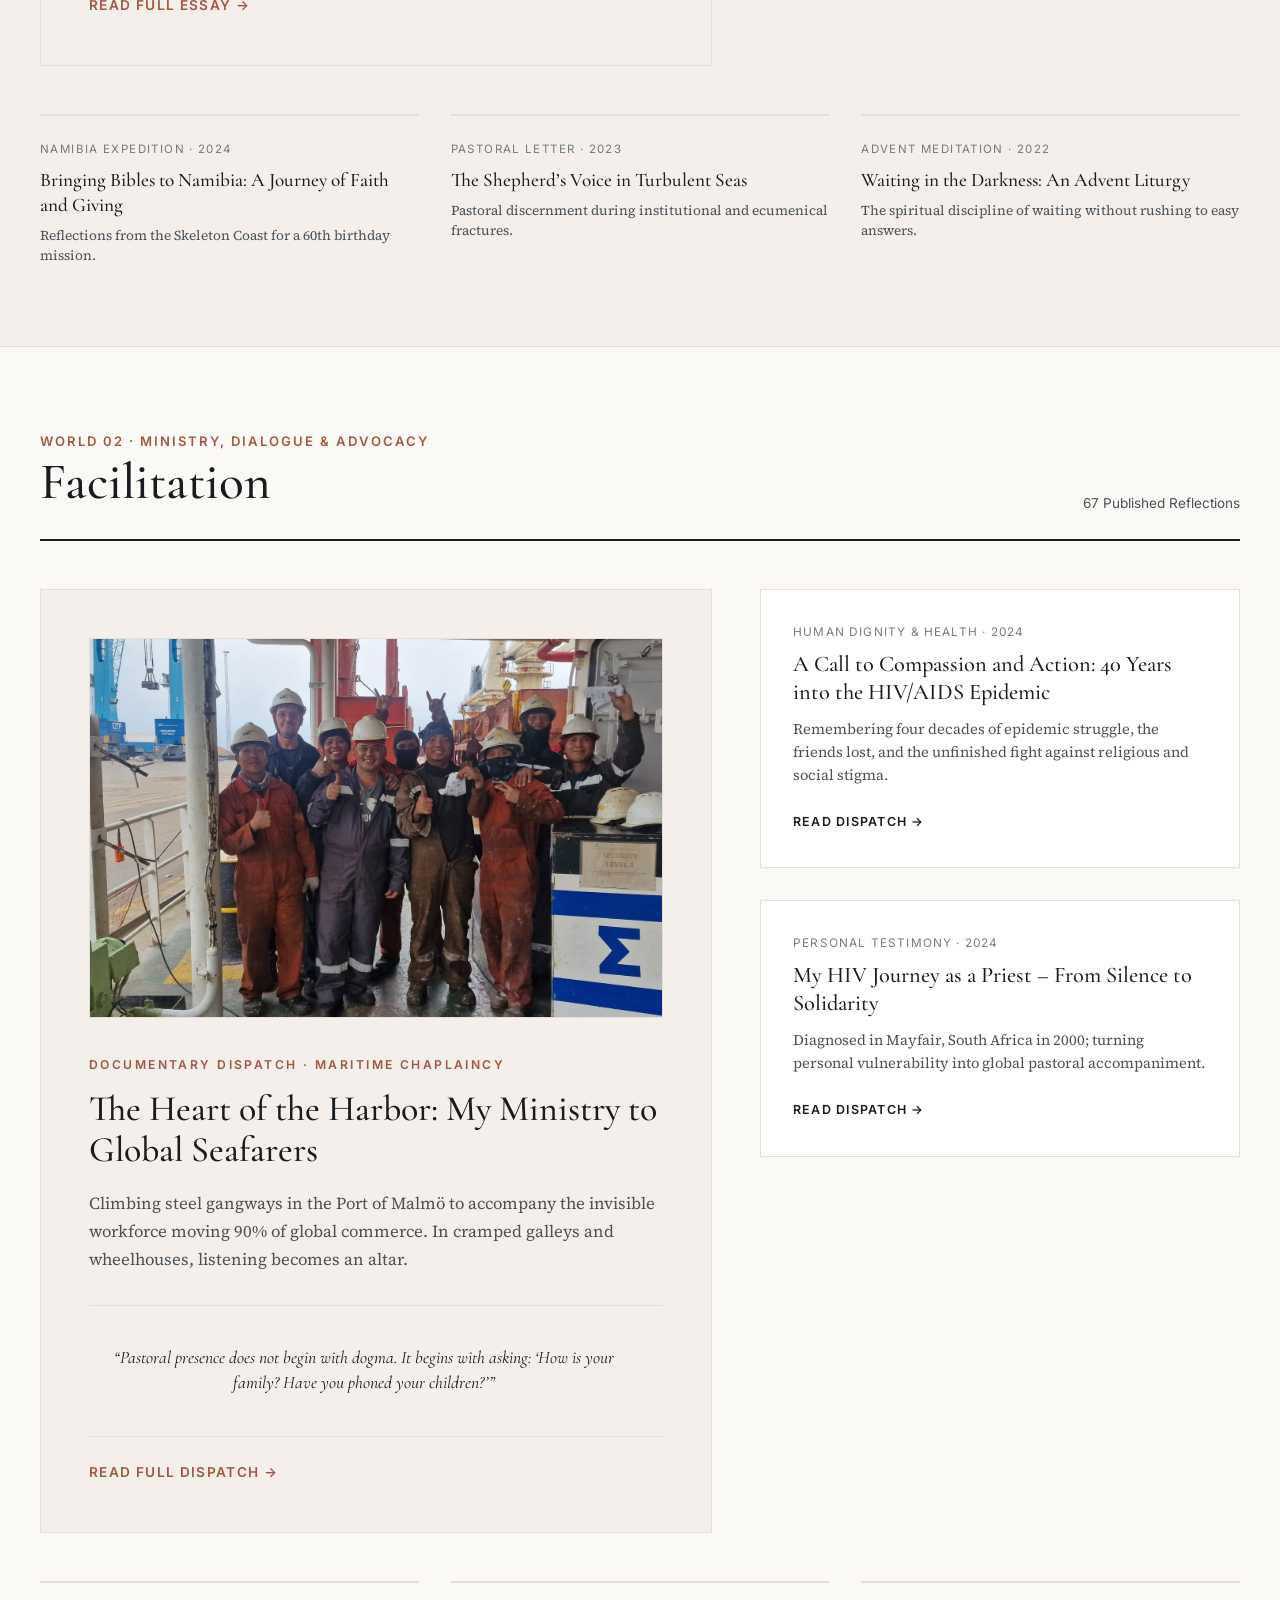
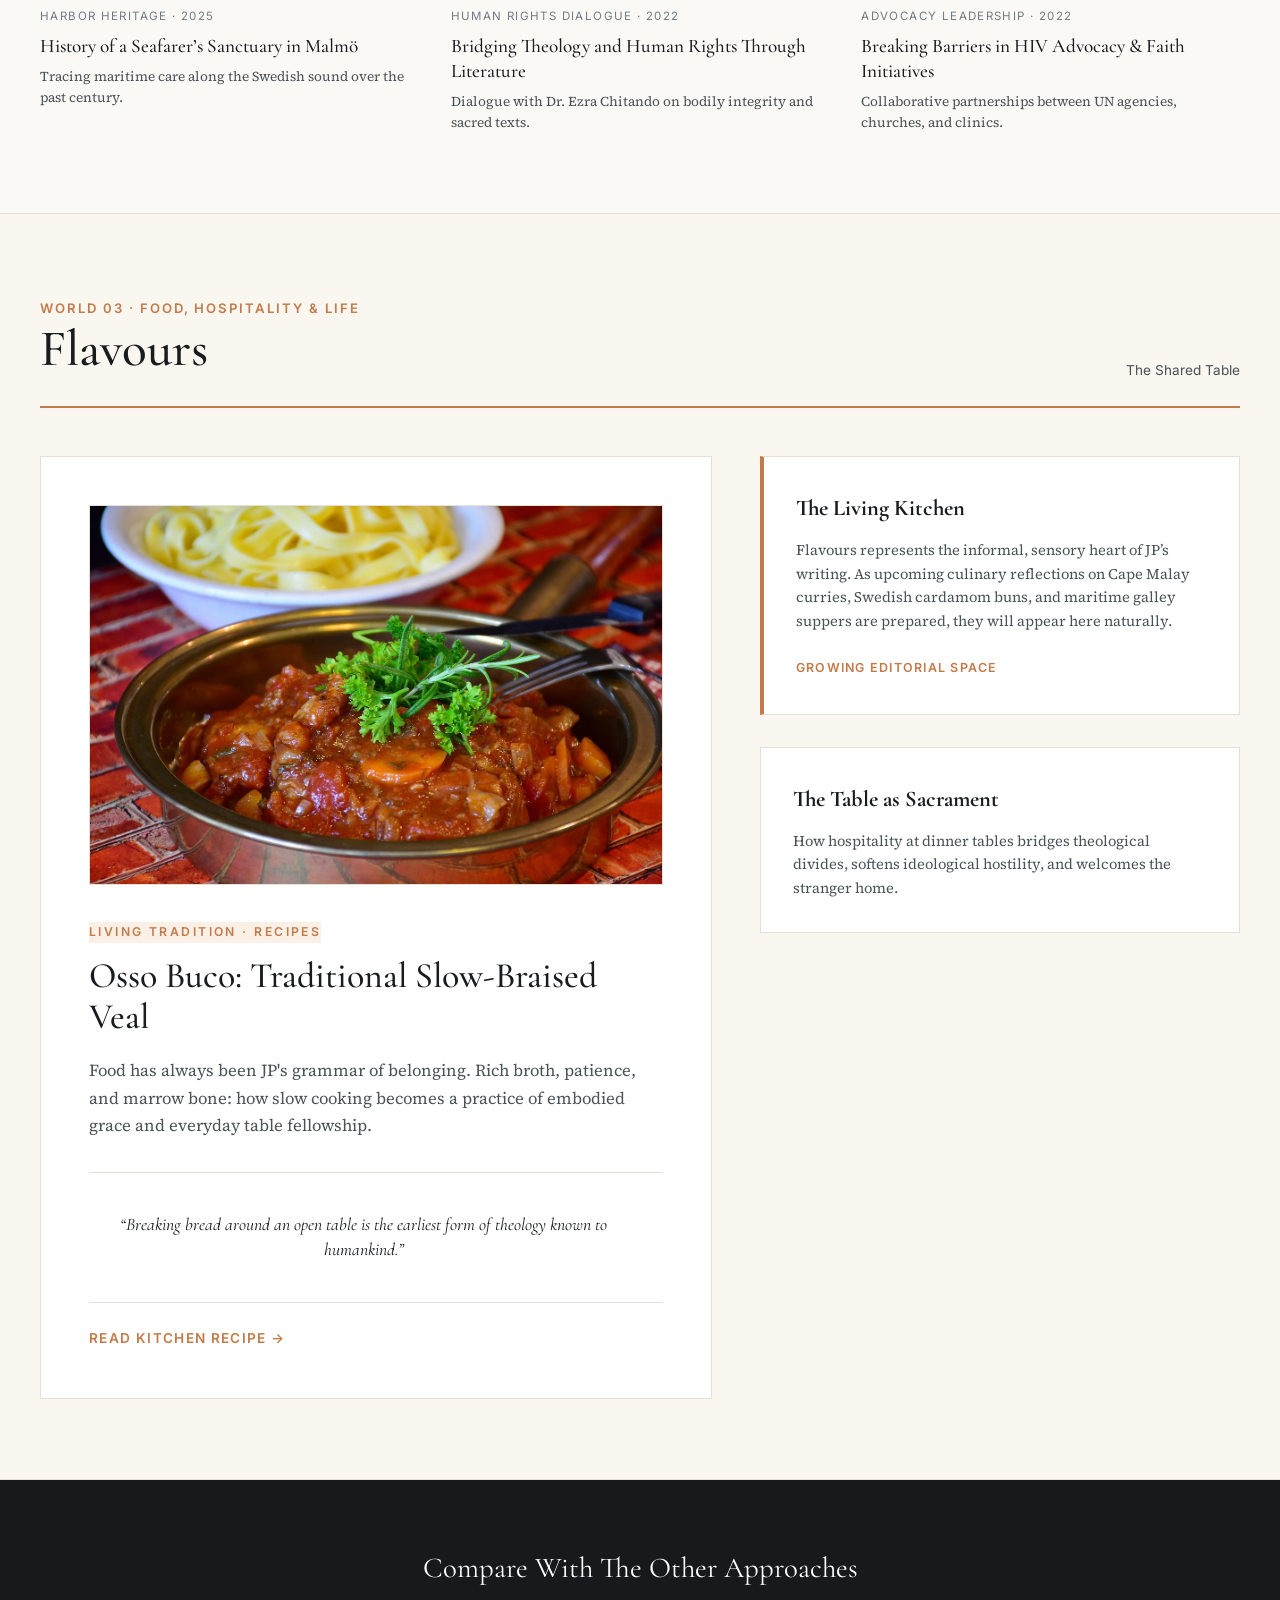
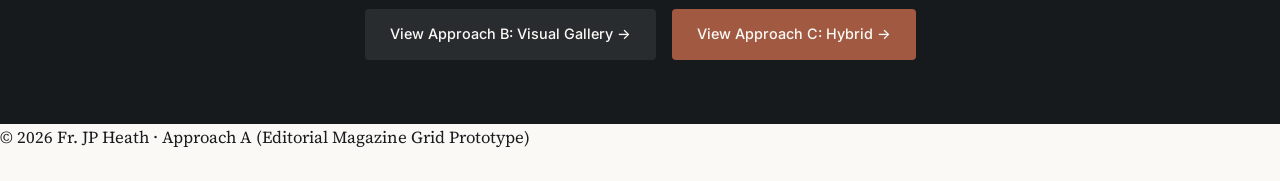
<file: writing-grid.html>
<!DOCTYPE html>
<html lang="en">
<head>
  <meta charset="UTF-8">
  <meta name="viewport" content="width=device-width, initial-scale=1.0">
  <title>Approach A: Editorial Magazine Grid — Fr. JP Heath</title>
  <meta name="description" content="Approach A prototype: Strong asymmetric magazine grid organized around Faith, Facilitation and Flavours.">
  <link rel="icon" href="assets/JP-logo-120x120.png" type="image/png">
  <link rel="stylesheet" href="css/hybrid-styles.css">
</head>
<body>

  <!-- Prototype Switcher -->
  <div class="prototype-approach-bar">
    <div class="approach-bar-inner">
      <span class="approach-label">
        <svg width="14" height="14" viewBox="0 0 24 24" fill="none" stroke="currentColor" stroke-width="2"><circle cx="12" cy="12" r="10"></circle><line x1="12" y1="8" x2="12" y2="12"></line><line x1="12" y1="16" x2="12.01" y2="16"></line></svg>
        Discovery Prototype Mode:
      </span>
      <div class="approach-switcher">
        <a href="writing-grid.html" class="approach-btn active">Approach A: Editorial Grid</a>
        <a href="writing-gallery.html" class="approach-btn">Approach B: Visual Gallery</a>
        <a href="writing.html" class="approach-btn">Approach C: Hybrid (Recommended)</a>
      </div>
    </div>
  </div>

  <!-- Header -->
  <header class="hybrid-header scrolled" role="banner">
    <div class="brand-area">
      <a href="index.html" class="brand-name">Fr. JP Heath</a>
      <span class="brand-meta">Approach A · Editorial Grid</span>
    </div>
    <nav aria-label="Primary navigation">
      <ul class="nav-links-desktop">
        <li><a href="index.html">The Story</a></li>
        <li><a href="#section-faith">Faith</a></li>
        <li><a href="#section-facilitation">Facilitation</a></li>
        <li><a href="#section-flavours">Flavours</a></li>
        <li><a href="writing.html">Approach C &rarr;</a></li>
      </ul>
    </nav>
  </header>

  <main id="main-content" style="padding-top: 3.5rem;">
    <!-- Masthead -->
    <section class="anchor-inner" style="margin-bottom: 4rem;">
      <span class="anchor-eyebrow">Approach A — Magazine Structure</span>
      <h1 class="anchor-title" style="font-size: clamp(2.5rem, 4.8vw, 4rem); margin-bottom: 1.25rem;">The Three Worlds in Print &amp; Rhythm</h1>
      <p class="anchor-lead" style="margin-bottom: 0;">
        Organized as an asymmetric magazine layout. Each editorial world leads with its defining long-form essay, accompanied by secondary commentary and archival briefs.
      </p>
    </section>

    <!-- 01. FAITH GRID -->
    <section id="section-faith" class="editorial-world-section" style="background-color: var(--canvas-alt);">
      <div class="anchor-inner">
        <div class="world-header-banner">
          <div class="world-title-lockup">
            <span class="world-title-descriptor">World 01 · Theology, Sermons &amp; Reflection</span>
            <h2>Faith</h2>
          </div>
          <span style="font-family: var(--font-sans); font-size: 0.85rem; color: var(--ink-secondary);">25 Published Reflections</span>
        </div>

        <div class="asymmetric-mag-grid">
          <!-- Lead Story -->
          <article class="mag-lead-card">
            <div>
              <img src="assets/64145DF5-674A-4D94-8031-BBB19D1C6357.png" alt="Be the Light: A Resurrection Reflection" class="mag-lead-img">
              <span class="article-category-badge" style="margin-bottom: 0.75rem;">Lead Theological Feature · Eastertide</span>
              <h3 class="mag-lead-title">
                <a href="article.html?slug=be-the-light-a-resurrection-reflection-through-the-eyes-of-the-first-witnesses">Be the Light: A Resurrection Reflection Through the Eyes of the First Witnesses</a>
              </h3>
              <p class="mag-lead-excerpt">
                It’s almost unimaginable to fathom the grief of those first women at dawn. Before dogma arose, resurrection was a quiet tremor in a garden cemetery—a reminder that love outlives political and physical extinction.
              </p>
              <blockquote class="editorial-pullquote" style="margin: 1.5rem 0; font-size: 1.1rem; padding-left: 1.5rem;">
                “Resurrection is not an abstract doctrine; it is the courage to bear light where darkness claims the final word.”
              </blockquote>
            </div>
            <a href="article.html?slug=be-the-light-a-resurrection-reflection-through-the-eyes-of-the-first-witnesses" style="font-family: var(--font-sans); font-size: 0.85rem; font-weight: 600; text-transform: uppercase; letter-spacing: 0.1em; color: var(--accent-terracotta);">Read Full Essay &rarr;</a>
          </article>

          <!-- Sidebar Stack -->
          <div class="mag-sidebar-stack">
            <article class="mag-sub-card">
              <div style="font-family: var(--font-sans); font-size: 0.74rem; color: var(--ink-muted); text-transform: uppercase; letter-spacing: 0.1em; margin-bottom: 0.5rem;">Lenten Sermon · St. Petri</div>
              <h4 class="mag-sub-title">
                <a href="article.html?slug=reflections-on-the-temptations-of-christ-a-lenten-sermon">Reflections on the Temptations of Christ: A Lenten Sermon</a>
              </h4>
              <p class="mag-sub-excerpt">
                Contemplating power, vulnerability, and resisting the political appetite to dominate in Christ's wilderness fast.
              </p>
              <a href="article.html?slug=reflections-on-the-temptations-of-christ-a-lenten-sermon" style="font-family: var(--font-sans); font-size: 0.78rem; font-weight: 600; text-transform: uppercase; letter-spacing: 0.1em;">Read Reflection &rarr;</a>
            </article>

            <article class="mag-sub-card">
              <div style="font-family: var(--font-sans); font-size: 0.74rem; color: var(--ink-muted); text-transform: uppercase; letter-spacing: 0.1em; margin-bottom: 0.5rem;">Liturgical Commentary · 2023</div>
              <h4 class="mag-sub-title">
                <a href="article.html?slug=ascension-day-finding-hope-and-unity-in-separation">Ascension Day: Finding Hope and Unity in Separation</a>
              </h4>
              <p class="mag-sub-excerpt">
                When physical presence withdraws, the spiritual mandate of solidarity expands across continents and borders.
              </p>
              <a href="article.html?slug=ascension-day-finding-hope-and-unity-in-separation" style="font-family: var(--font-sans); font-size: 0.78rem; font-weight: 600; text-transform: uppercase; letter-spacing: 0.1em;">Read Reflection &rarr;</a>
            </article>
          </div>
        </div>

        <!-- Archival Triad Row -->
        <div class="mag-triad-row">
          <div class="mag-compact-card">
            <div class="topic-line">Namibia Expedition · 2024</div>
            <h4><a href="article.html?slug=bringing-bibles-to-namibia-a-journey-of-faith-and-giving">Bringing Bibles to Namibia: A Journey of Faith and Giving</a></h4>
            <p style="font-size: 0.85rem; color: var(--ink-secondary); line-height: 1.5;">Reflections from the Skeleton Coast for a 60th birthday mission.</p>
          </div>
          <div class="mag-compact-card">
            <div class="topic-line">Pastoral Letter · 2023</div>
            <h4><a href="article.html?slug=shepherds-voice">The Shepherd’s Voice in Turbulent Seas</a></h4>
            <p style="font-size: 0.85rem; color: var(--ink-secondary); line-height: 1.5;">Pastoral discernment during institutional and ecumenical fractures.</p>
          </div>
          <div class="mag-compact-card">
            <div class="topic-line">Advent Meditation · 2022</div>
            <h4><a href="article.html?slug=waiting-in-the-darkness">Waiting in the Darkness: An Advent Liturgy</a></h4>
            <p style="font-size: 0.85rem; color: var(--ink-secondary); line-height: 1.5;">The spiritual discipline of waiting without rushing to easy answers.</p>
          </div>
        </div>
      </div>
    </section>

    <!-- 02. FACILITATION GRID -->
    <section id="section-facilitation" class="editorial-world-section" style="background-color: var(--canvas);">
      <div class="anchor-inner">
        <div class="world-header-banner">
          <div class="world-title-lockup">
            <span class="world-title-descriptor">World 02 · Ministry, Dialogue &amp; Advocacy</span>
            <h2>Facilitation</h2>
          </div>
          <span style="font-family: var(--font-sans); font-size: 0.85rem; color: var(--ink-secondary);">67 Published Reflections</span>
        </div>

        <div class="asymmetric-mag-grid">
          <!-- Lead Story -->
          <article class="mag-lead-card">
            <div>
              <img src="assets/IMG_2581.jpeg" alt="Fr. JP aboard merchant cargo carrier" class="mag-lead-img">
              <span class="article-category-badge" style="margin-bottom: 0.75rem;">Documentary Dispatch · Maritime Chaplaincy</span>
              <h3 class="mag-lead-title">
                <a href="article.html?slug=the-heart-of-the-harbor-my-ministry-to-global-seafarers">The Heart of the Harbor: My Ministry to Global Seafarers</a>
              </h3>
              <p class="mag-lead-excerpt">
                Climbing steel gangways in the Port of Malmö to accompany the invisible workforce moving 90% of global commerce. In cramped galleys and wheelhouses, listening becomes an altar.
              </p>
              <blockquote class="editorial-pullquote" style="margin: 1.5rem 0; font-size: 1.1rem; padding-left: 1.5rem;">
                “Pastoral presence does not begin with dogma. It begins with asking: ‘How is your family? Have you phoned your children?’”
              </blockquote>
            </div>
            <a href="article.html?slug=the-heart-of-the-harbor-my-ministry-to-global-seafarers" style="font-family: var(--font-sans); font-size: 0.85rem; font-weight: 600; text-transform: uppercase; letter-spacing: 0.1em; color: var(--accent-terracotta);">Read Full Dispatch &rarr;</a>
          </article>

          <!-- Sidebar Stack -->
          <div class="mag-sidebar-stack">
            <article class="mag-sub-card">
              <div style="font-family: var(--font-sans); font-size: 0.74rem; color: var(--ink-muted); text-transform: uppercase; letter-spacing: 0.1em; margin-bottom: 0.5rem;">Human Dignity &amp; Health · 2024</div>
              <h4 class="mag-sub-title">
                <a href="article.html?slug=a-call-to-compassion-and-action-40-years-into-the-hiv-aids-epidemic">A Call to Compassion and Action: 40 Years into the HIV/AIDS Epidemic</a>
              </h4>
              <p class="mag-sub-excerpt">
                Remembering four decades of epidemic struggle, the friends lost, and the unfinished fight against religious and social stigma.
              </p>
              <a href="article.html?slug=a-call-to-compassion-and-action-40-years-into-the-hiv-aids-epidemic" style="font-family: var(--font-sans); font-size: 0.78rem; font-weight: 600; text-transform: uppercase; letter-spacing: 0.1em;">Read Dispatch &rarr;</a>
            </article>

            <article class="mag-sub-card">
              <div style="font-family: var(--font-sans); font-size: 0.74rem; color: var(--ink-muted); text-transform: uppercase; letter-spacing: 0.1em; margin-bottom: 0.5rem;">Personal Testimony · 2024</div>
              <h4 class="mag-sub-title">
                <a href="article.html?slug=my-hiv-journey-as-a-priest-from-silence-to-solidarity">My HIV Journey as a Priest – From Silence to Solidarity</a>
              </h4>
              <p class="mag-sub-excerpt">
                Diagnosed in Mayfair, South Africa in 2000; turning personal vulnerability into global pastoral accompaniment.
              </p>
              <a href="article.html?slug=my-hiv-journey-as-a-priest-from-silence-to-solidarity" style="font-family: var(--font-sans); font-size: 0.78rem; font-weight: 600; text-transform: uppercase; letter-spacing: 0.1em;">Read Dispatch &rarr;</a>
            </article>
          </div>
        </div>

        <!-- Archival Triad Row -->
        <div class="mag-triad-row">
          <div class="mag-compact-card">
            <div class="topic-line">Harbor Heritage · 2025</div>
            <h4><a href="article.html?slug=history-of-a-seafarers-sanctuary-in-malmo">History of a Seafarer’s Sanctuary in Malmö</a></h4>
            <p style="font-size: 0.85rem; color: var(--ink-secondary); line-height: 1.5;">Tracing maritime care along the Swedish sound over the past century.</p>
          </div>
          <div class="mag-compact-card">
            <div class="topic-line">Human Rights Dialogue · 2022</div>
            <h4><a href="article.html?slug=bridging-theology-and-human-rights-through-literature">Bridging Theology and Human Rights Through Literature</a></h4>
            <p style="font-size: 0.85rem; color: var(--ink-secondary); line-height: 1.5;">Dialogue with Dr. Ezra Chitando on bodily integrity and sacred texts.</p>
          </div>
          <div class="mag-compact-card">
            <div class="topic-line">Advocacy Leadership · 2022</div>
            <h4><a href="article.html?slug=breaking-barriers-in-hiv-advocacy-and-faith-based-initiatives">Breaking Barriers in HIV Advocacy &amp; Faith Initiatives</a></h4>
            <p style="font-size: 0.85rem; color: var(--ink-secondary); line-height: 1.5;">Collaborative partnerships between UN agencies, churches, and clinics.</p>
          </div>
        </div>
      </div>
    </section>

    <!-- 03. FLAVOURS GRID -->
    <section id="section-flavours" class="editorial-world-section" style="background-color: #FAF6F0;">
      <div class="anchor-inner">
        <div class="world-header-banner" style="border-bottom-color: #C47B4A;">
          <div class="world-title-lockup">
            <span class="world-title-descriptor" style="color: #C47B4A;">World 03 · Food, Hospitality &amp; Life</span>
            <h2>Flavours</h2>
          </div>
          <span style="font-family: var(--font-sans); font-size: 0.85rem; color: var(--ink-secondary);">The Shared Table</span>
        </div>

        <div class="asymmetric-mag-grid">
          <!-- Lead Story -->
          <article class="mag-lead-card" style="background: #FFFFFF;">
            <div>
              <img src="assets/ossobuco-flesh-calf-2535546.jpg" alt="Slow-cooked Osso Buco with pasta on dining table" class="mag-lead-img">
              <span class="article-category-badge" style="background-color: #FAF0E6; color: #C47B4A; margin-bottom: 0.75rem;">Living Tradition · Recipes</span>
              <h3 class="mag-lead-title">
                <a href="article.html?slug=osso-buco">Osso Buco: Traditional Slow-Braised Veal</a>
              </h3>
              <p class="mag-lead-excerpt">
                Food has always been JP's grammar of belonging. Rich broth, patience, and marrow bone: how slow cooking becomes a practice of embodied grace and everyday table fellowship.
              </p>
              <blockquote class="editorial-pullquote" style="margin: 1.5rem 0; font-size: 1.1rem; padding-left: 1.5rem;">
                “Breaking bread around an open table is the earliest form of theology known to humankind.”
              </blockquote>
            </div>
            <a href="article.html?slug=osso-buco" style="font-family: var(--font-sans); font-size: 0.85rem; font-weight: 600; text-transform: uppercase; letter-spacing: 0.1em; color: #C47B4A;">Read Kitchen Recipe &rarr;</a>
          </article>

          <!-- Future Growth Callout (No embarrassing counters!) -->
          <div class="mag-sidebar-stack">
            <div class="mag-sub-card" style="background: #FFFFFF; border-left: 4px solid #C47B4A;">
              <h4 style="font-family: var(--font-display); font-size: 1.4rem; margin-bottom: 0.75rem;">The Living Kitchen</h4>
              <p style="font-size: 0.92rem; color: var(--ink-secondary); line-height: 1.6; margin-bottom: 1.25rem;">
                Flavours represents the informal, sensory heart of JP’s writing. As upcoming culinary reflections on Cape Malay curries, Swedish cardamom buns, and maritime galley suppers are prepared, they will appear here naturally.
              </p>
              <span style="font-family: var(--font-sans); font-size: 0.78rem; text-transform: uppercase; letter-spacing: 0.1em; color: #C47B4A; font-weight: 600;">Growing Editorial Space</span>
            </div>

            <div class="mag-sub-card" style="background: #FFFFFF;">
              <h4 style="font-family: var(--font-display); font-size: 1.4rem; margin-bottom: 0.75rem;">The Table as Sacrament</h4>
              <p style="font-size: 0.92rem; color: var(--ink-secondary); line-height: 1.6;">
                How hospitality at dinner tables bridges theological divides, softens ideological hostility, and welcomes the stranger home.
              </p>
            </div>
          </div>
        </div>
      </div>
    </section>

    <!-- Footer Switcher -->
    <div style="text-align: center; padding: 4rem 2rem; background: var(--canvas-dark); color: #FFFFFF;">
      <p style="font-family: var(--font-display); font-size: 1.8rem; margin-bottom: 1rem;">Compare With The Other Approaches</p>
      <div style="display: flex; justify-content: center; gap: 1rem; flex-wrap: wrap;">
        <a href="writing-gallery.html" class="approach-btn" style="padding: 0.75rem 1.5rem; font-size: 0.9rem;">View Approach B: Visual Gallery &rarr;</a>
        <a href="writing.html" class="approach-btn" style="padding: 0.75rem 1.5rem; font-size: 0.9rem; background: var(--accent-terracotta);">View Approach C: Hybrid &rarr;</a>
      </div>
    </div>
  </main>

  <footer class="v3-colophon" role="contentinfo">
    <div class="colophon-inner">
      <div class="colophon-bottom" style="border-top: none; padding-top: 0;">
        <div>&copy; 2026 Fr. JP Heath · Approach A (Editorial Magazine Grid Prototype)</div>
        <div><a href="index.html" style="color: var(--ink-light); text-decoration: underline;">Return to Story Homepage &rarr;</a></div>
      </div>
    </div>
  </footer>

</body>
</html>
</file>
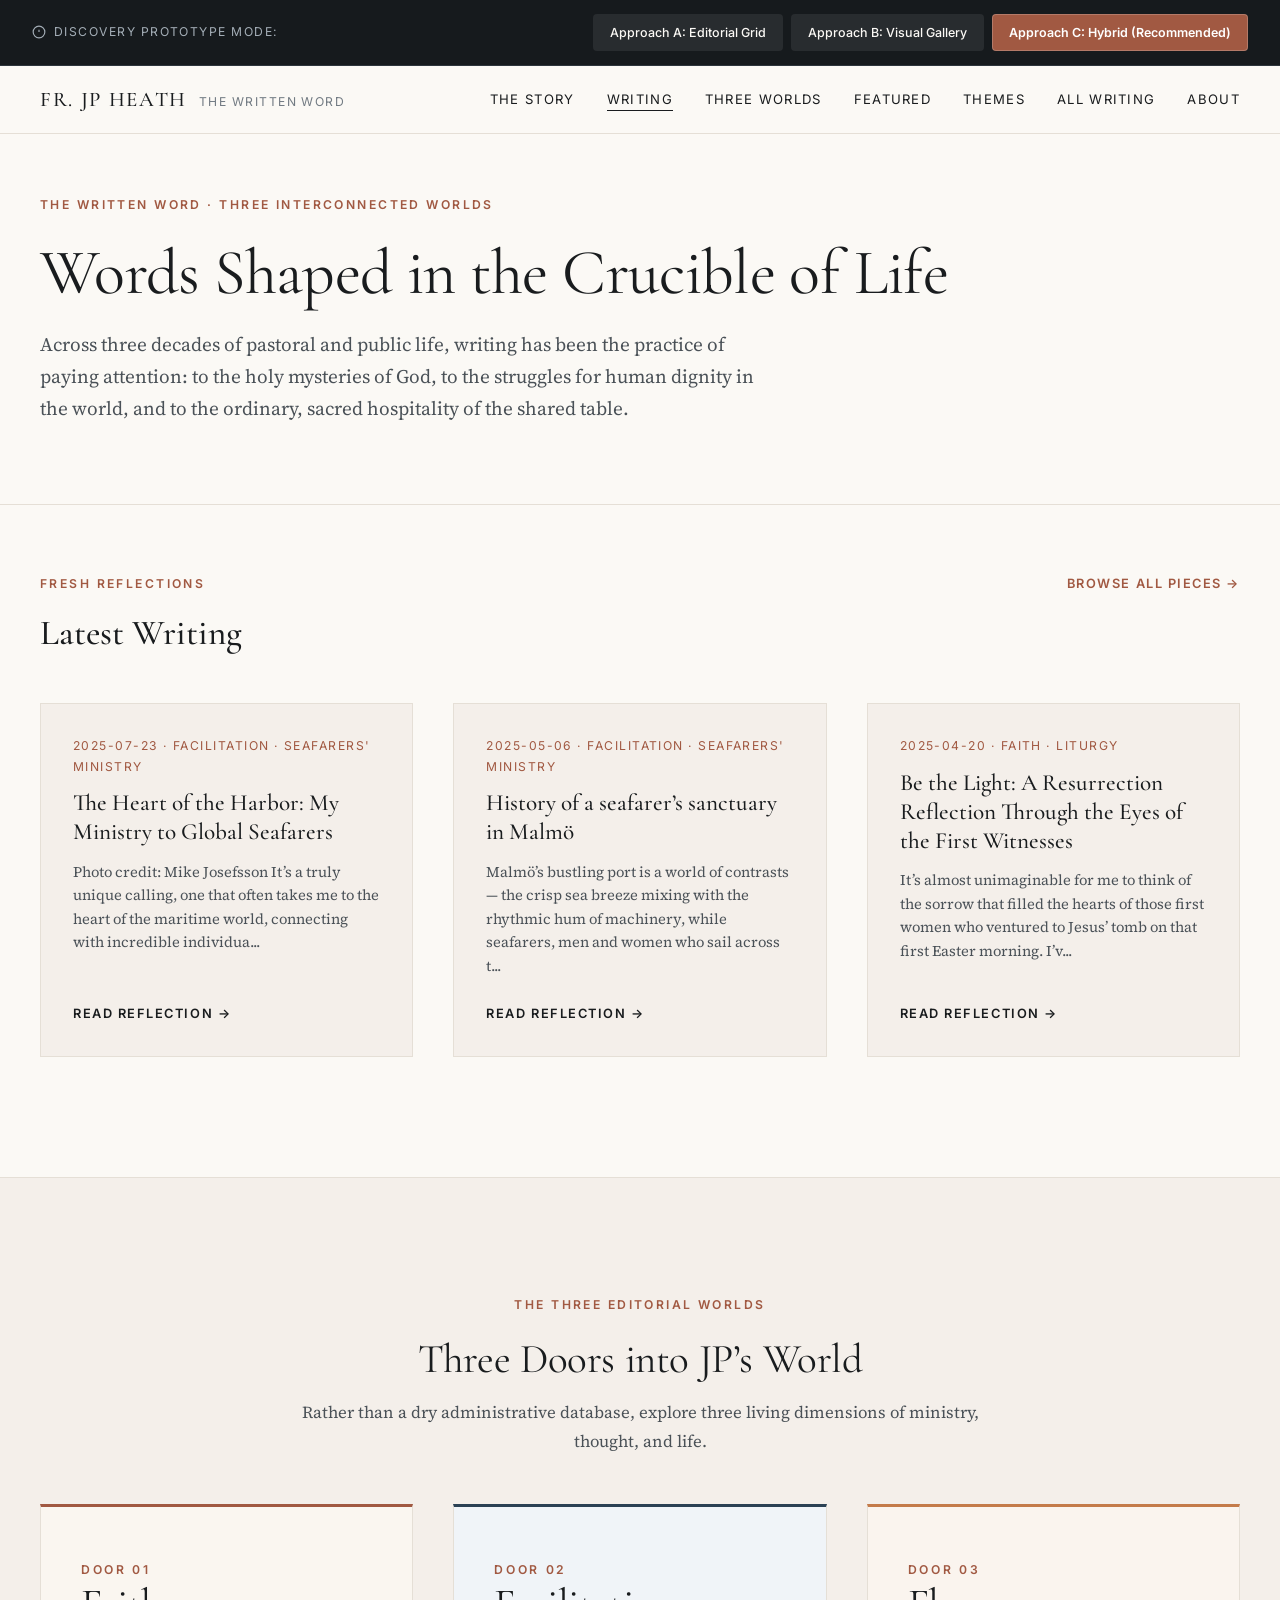
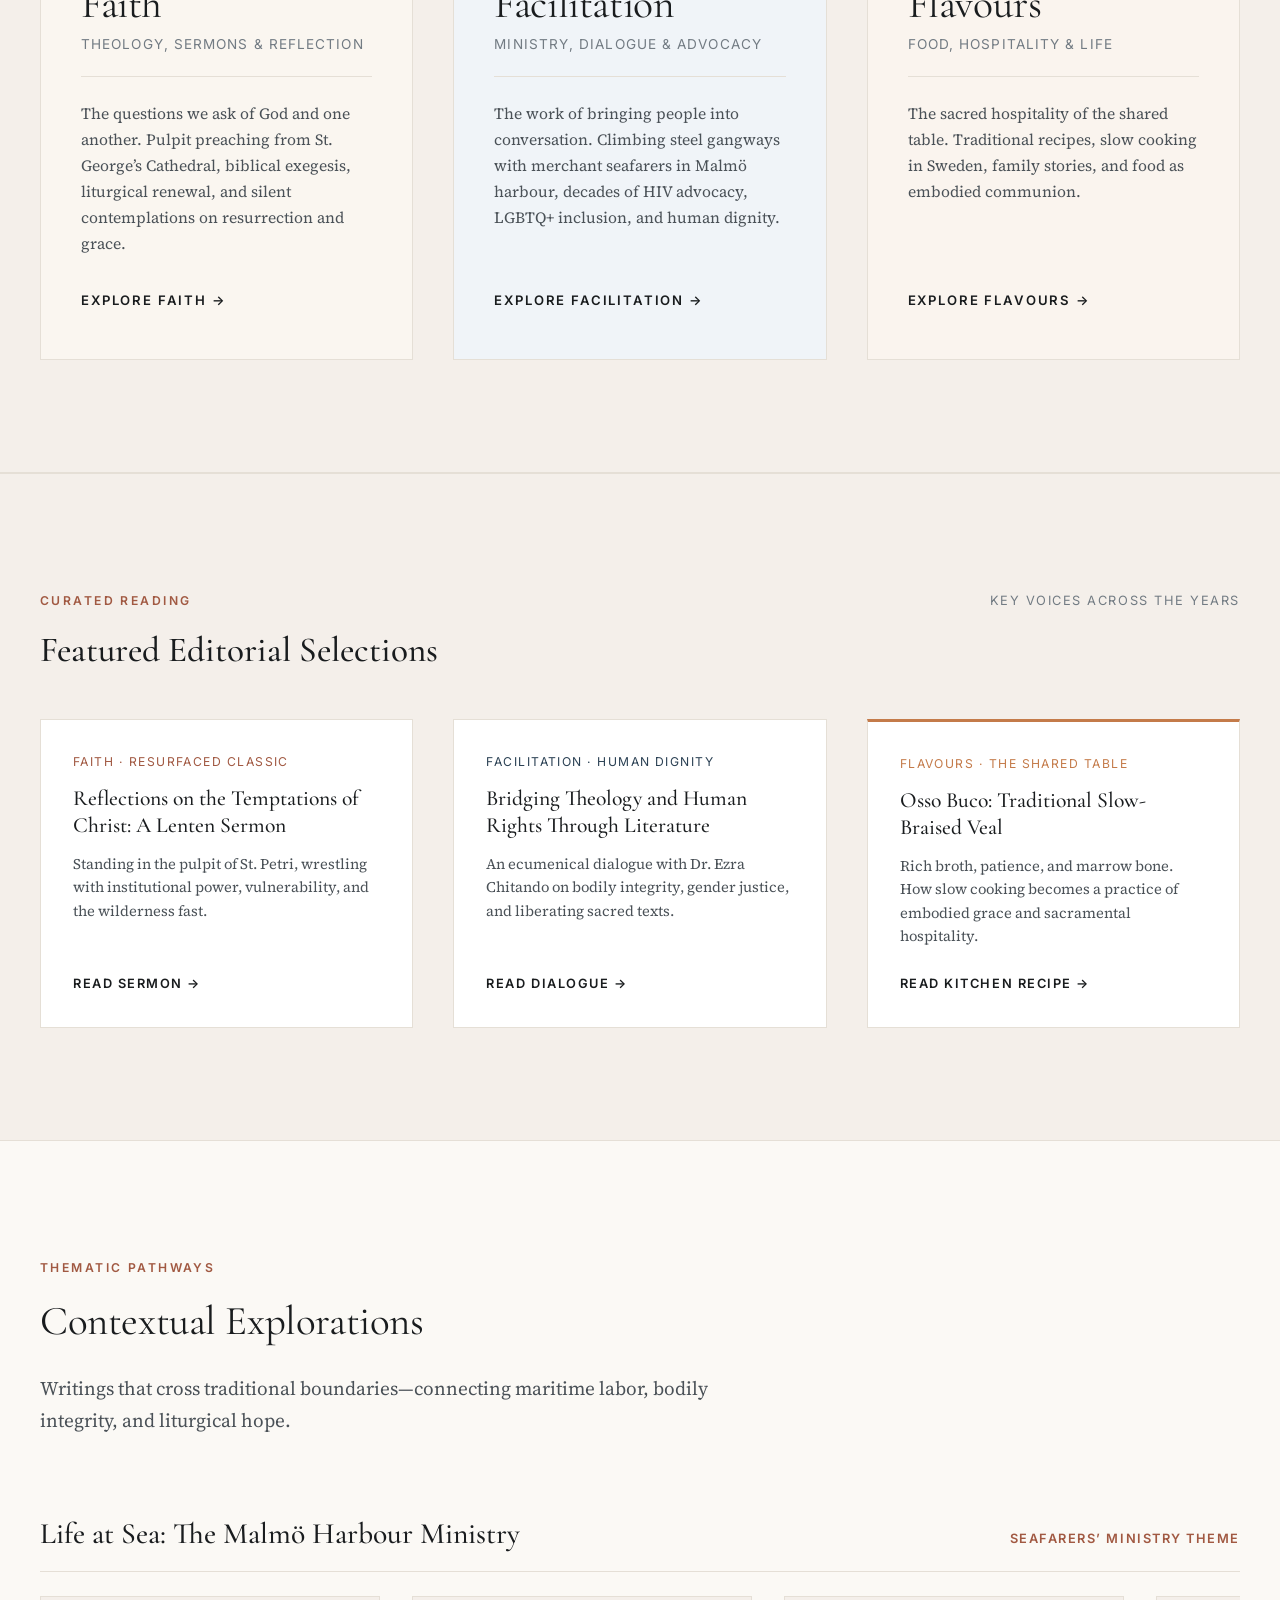
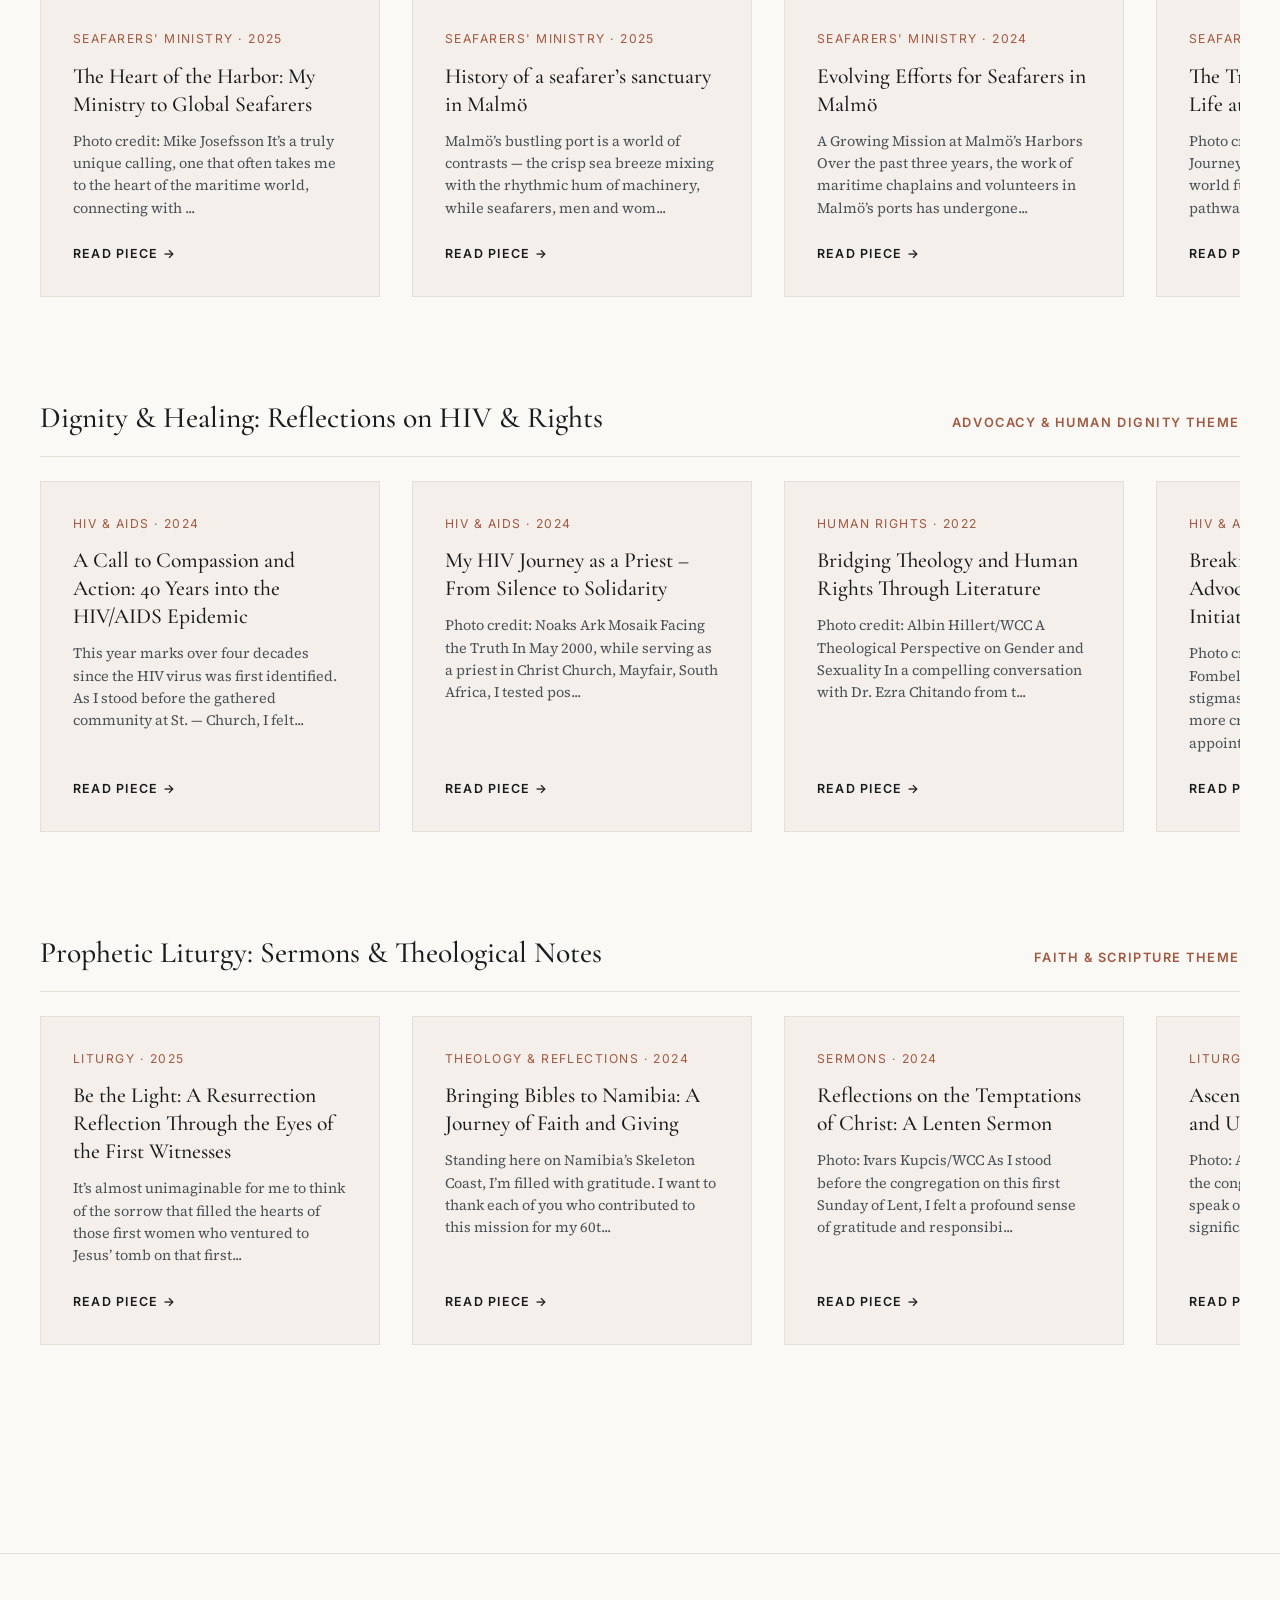
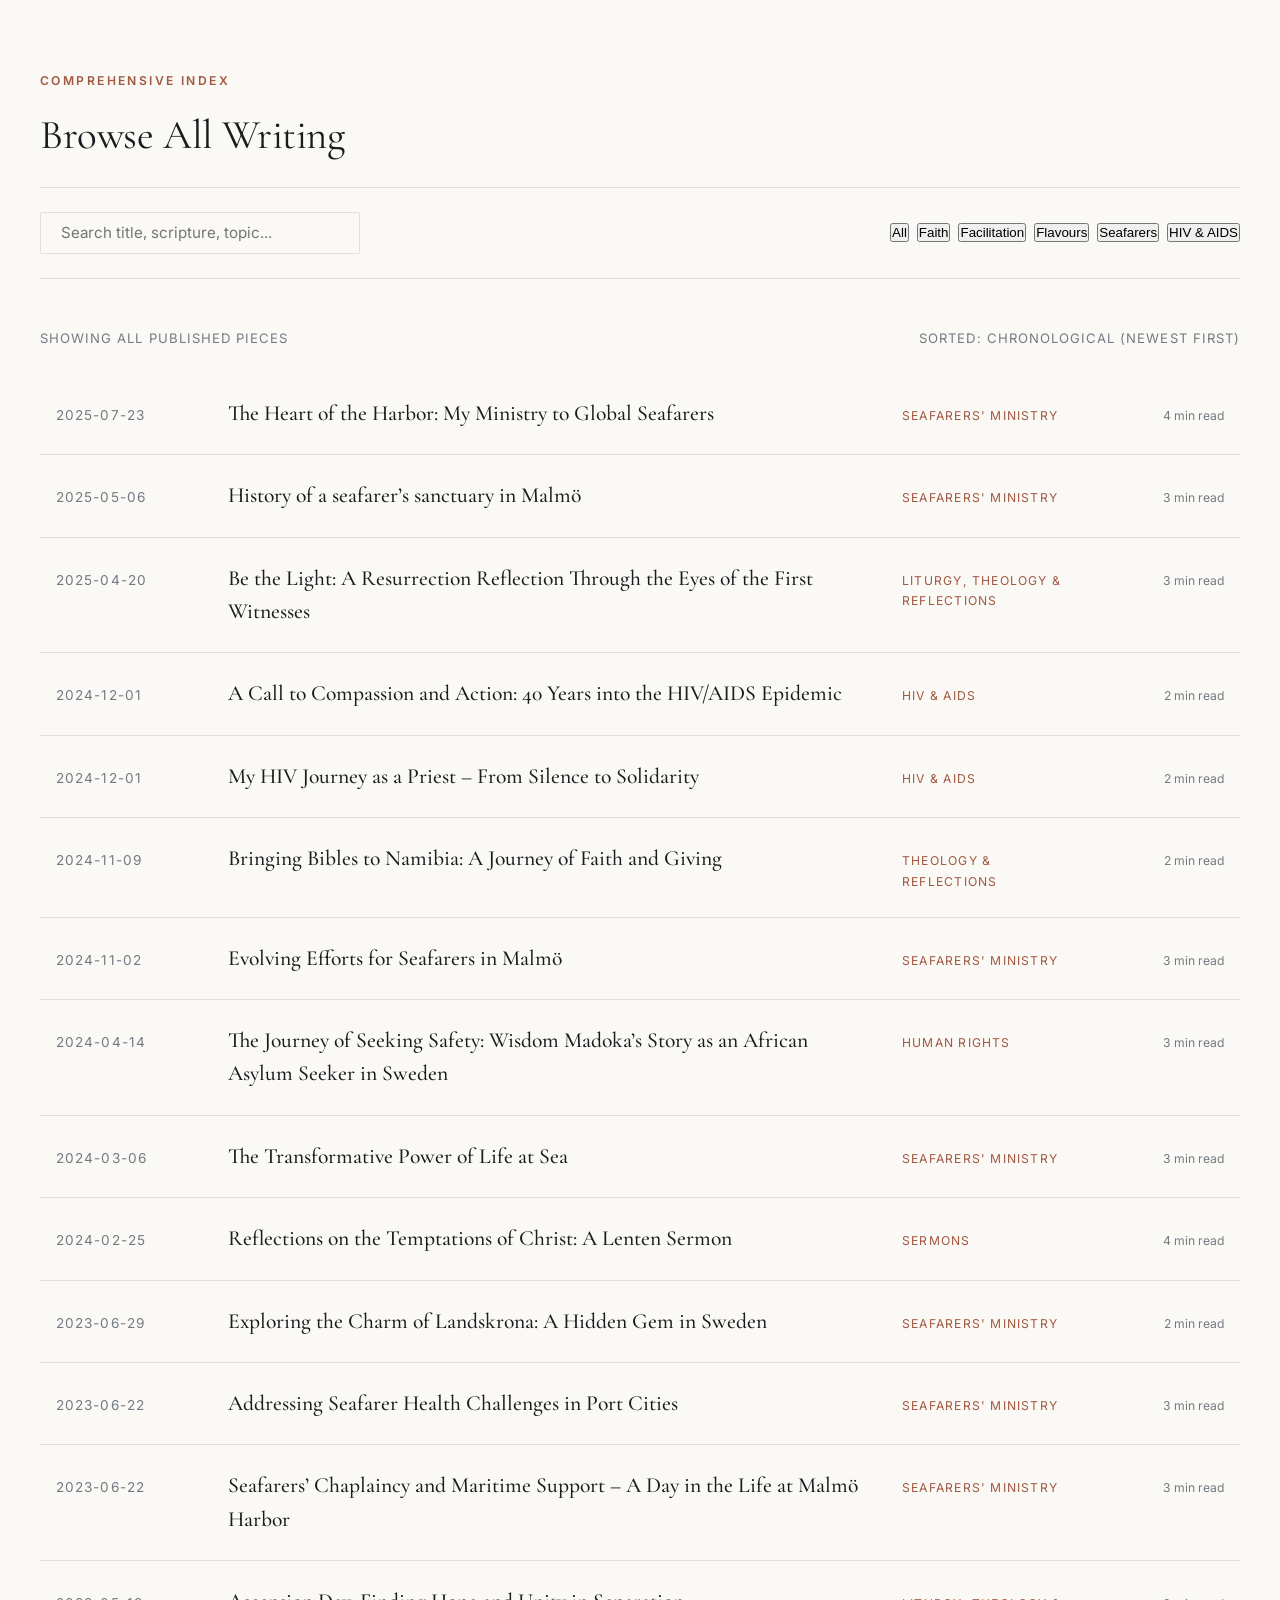
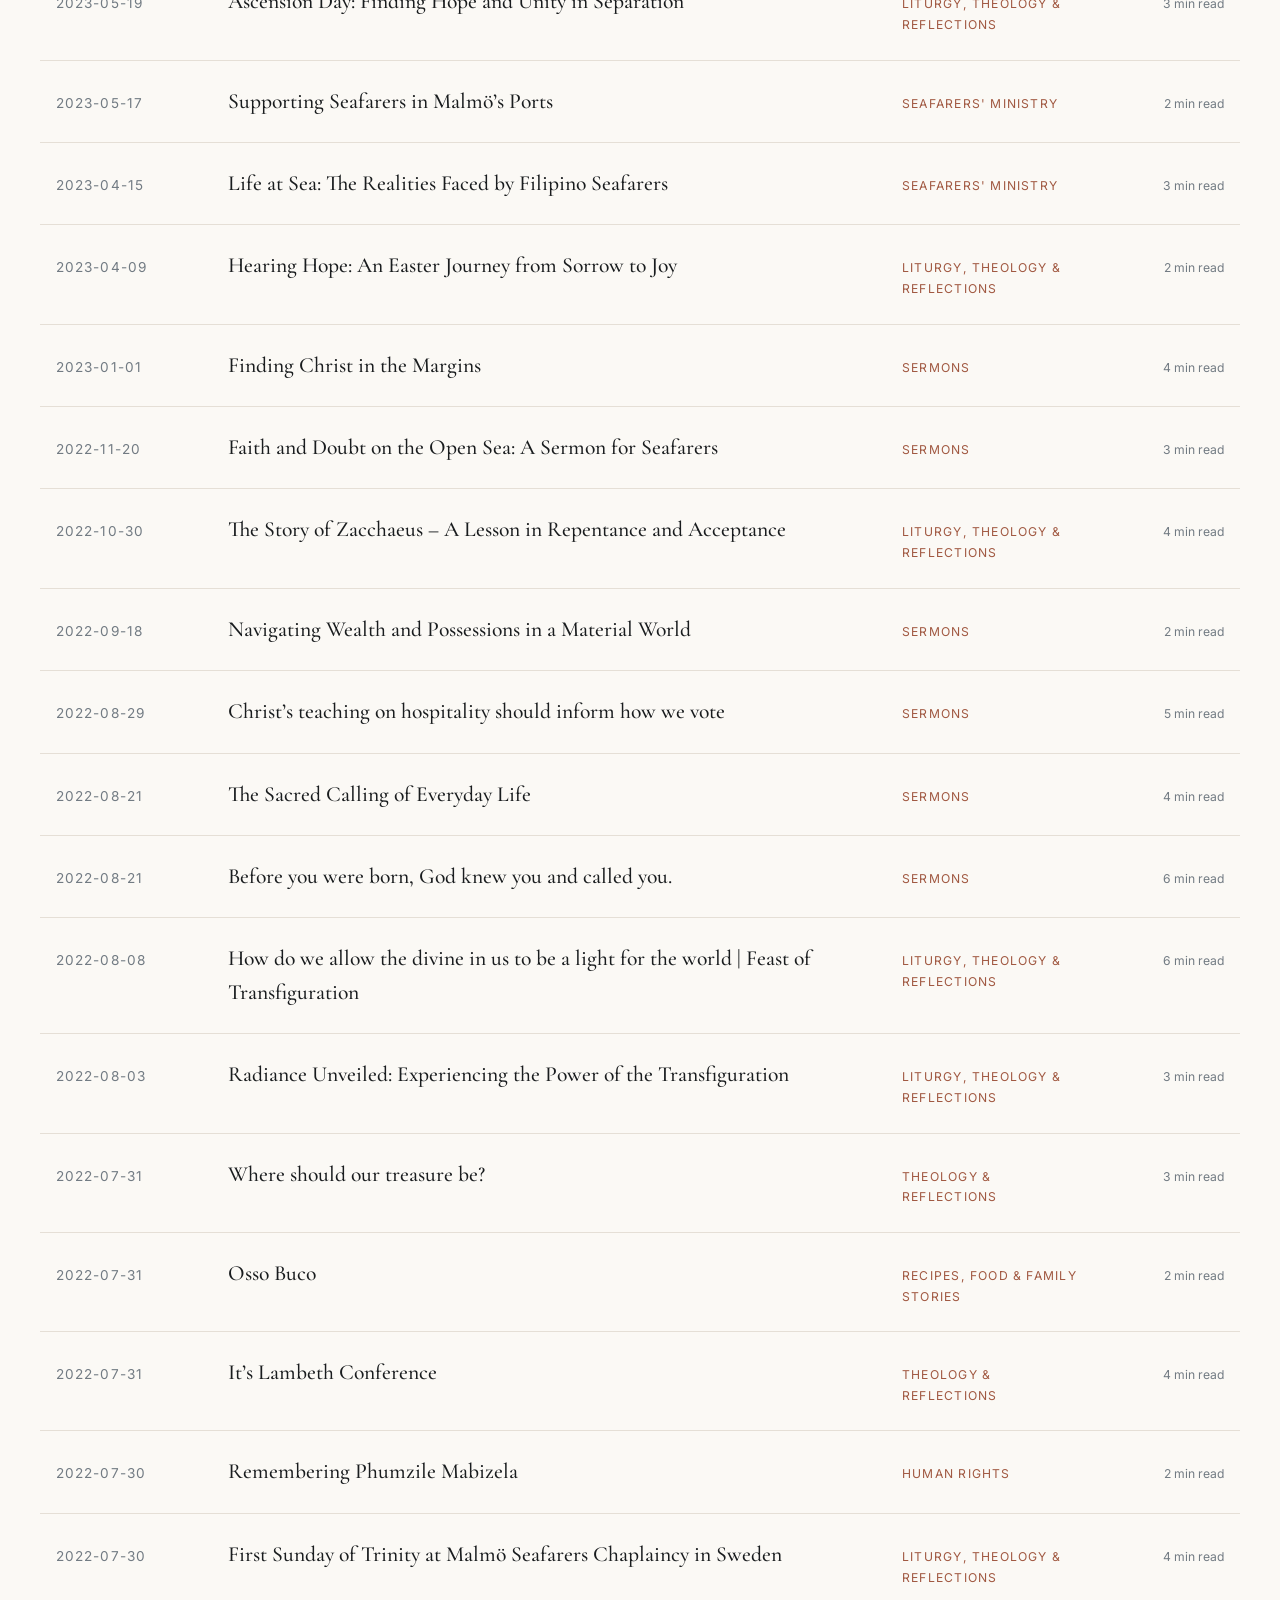
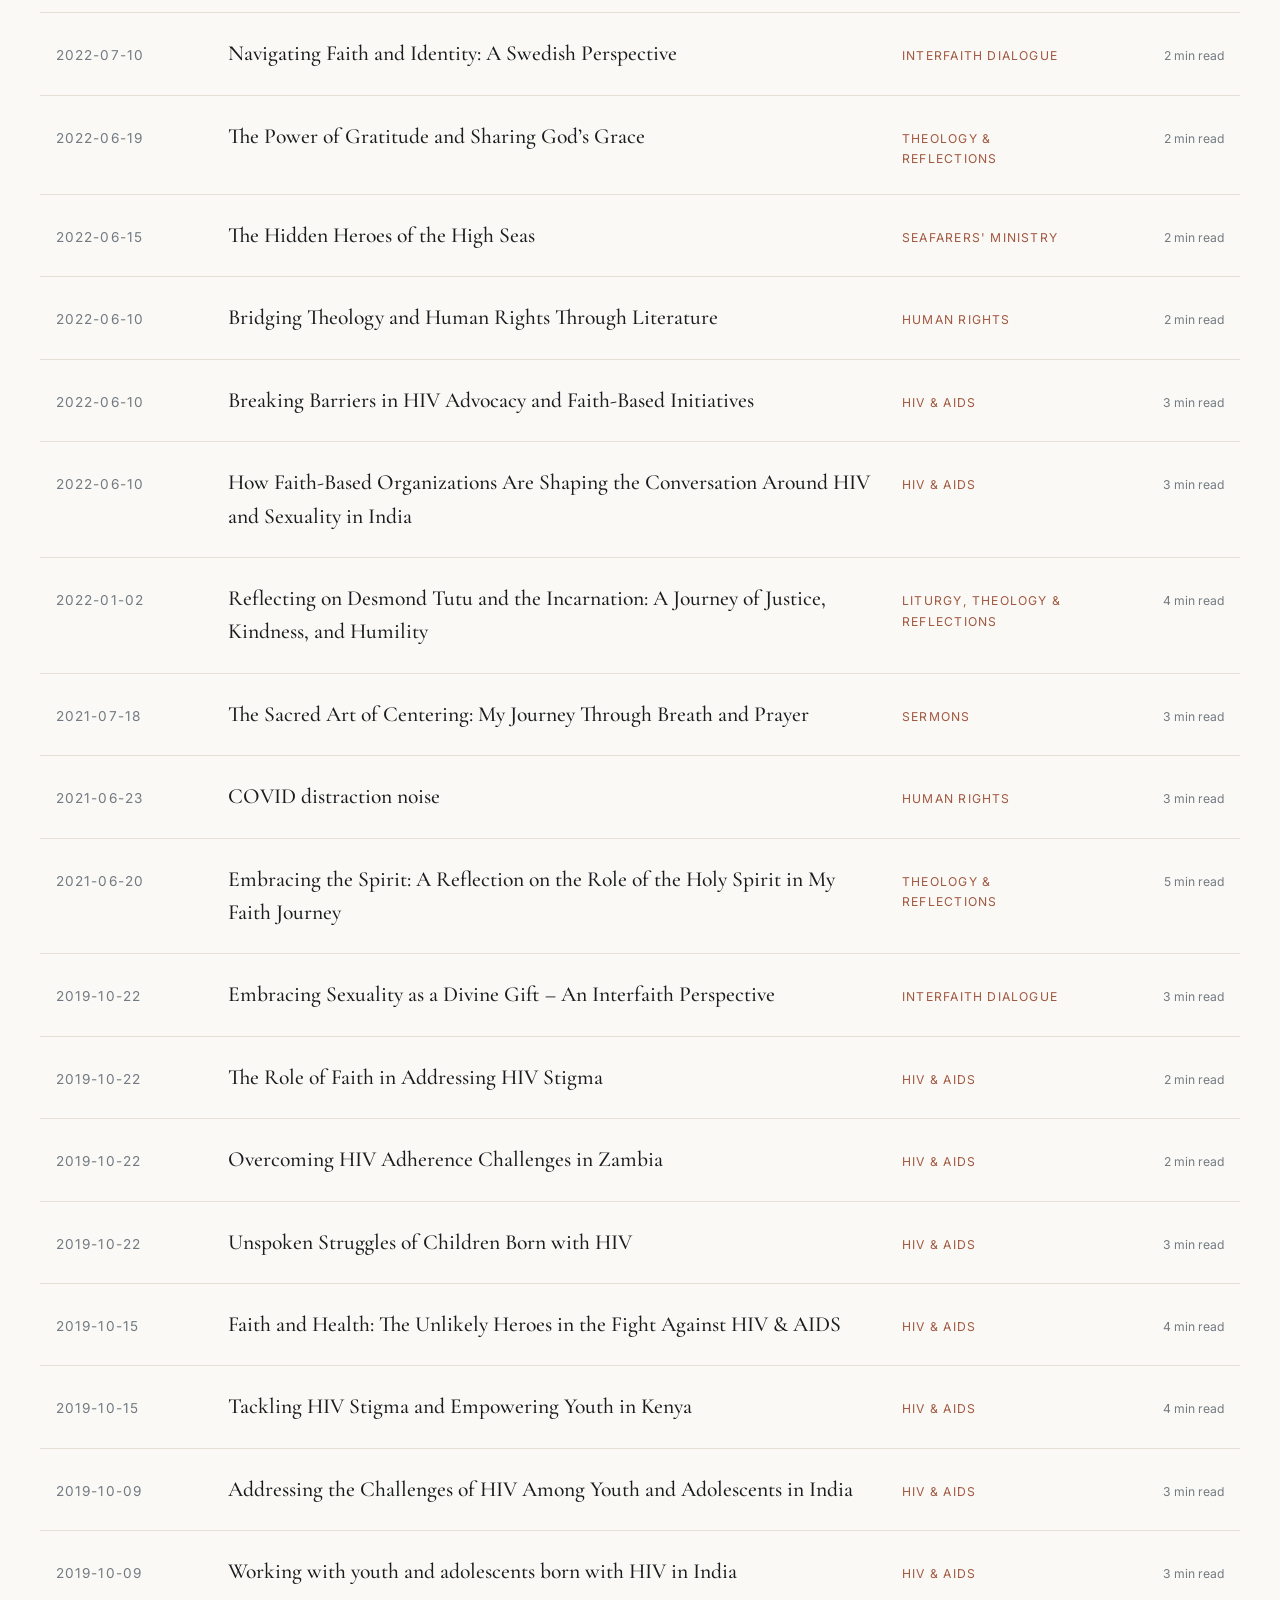
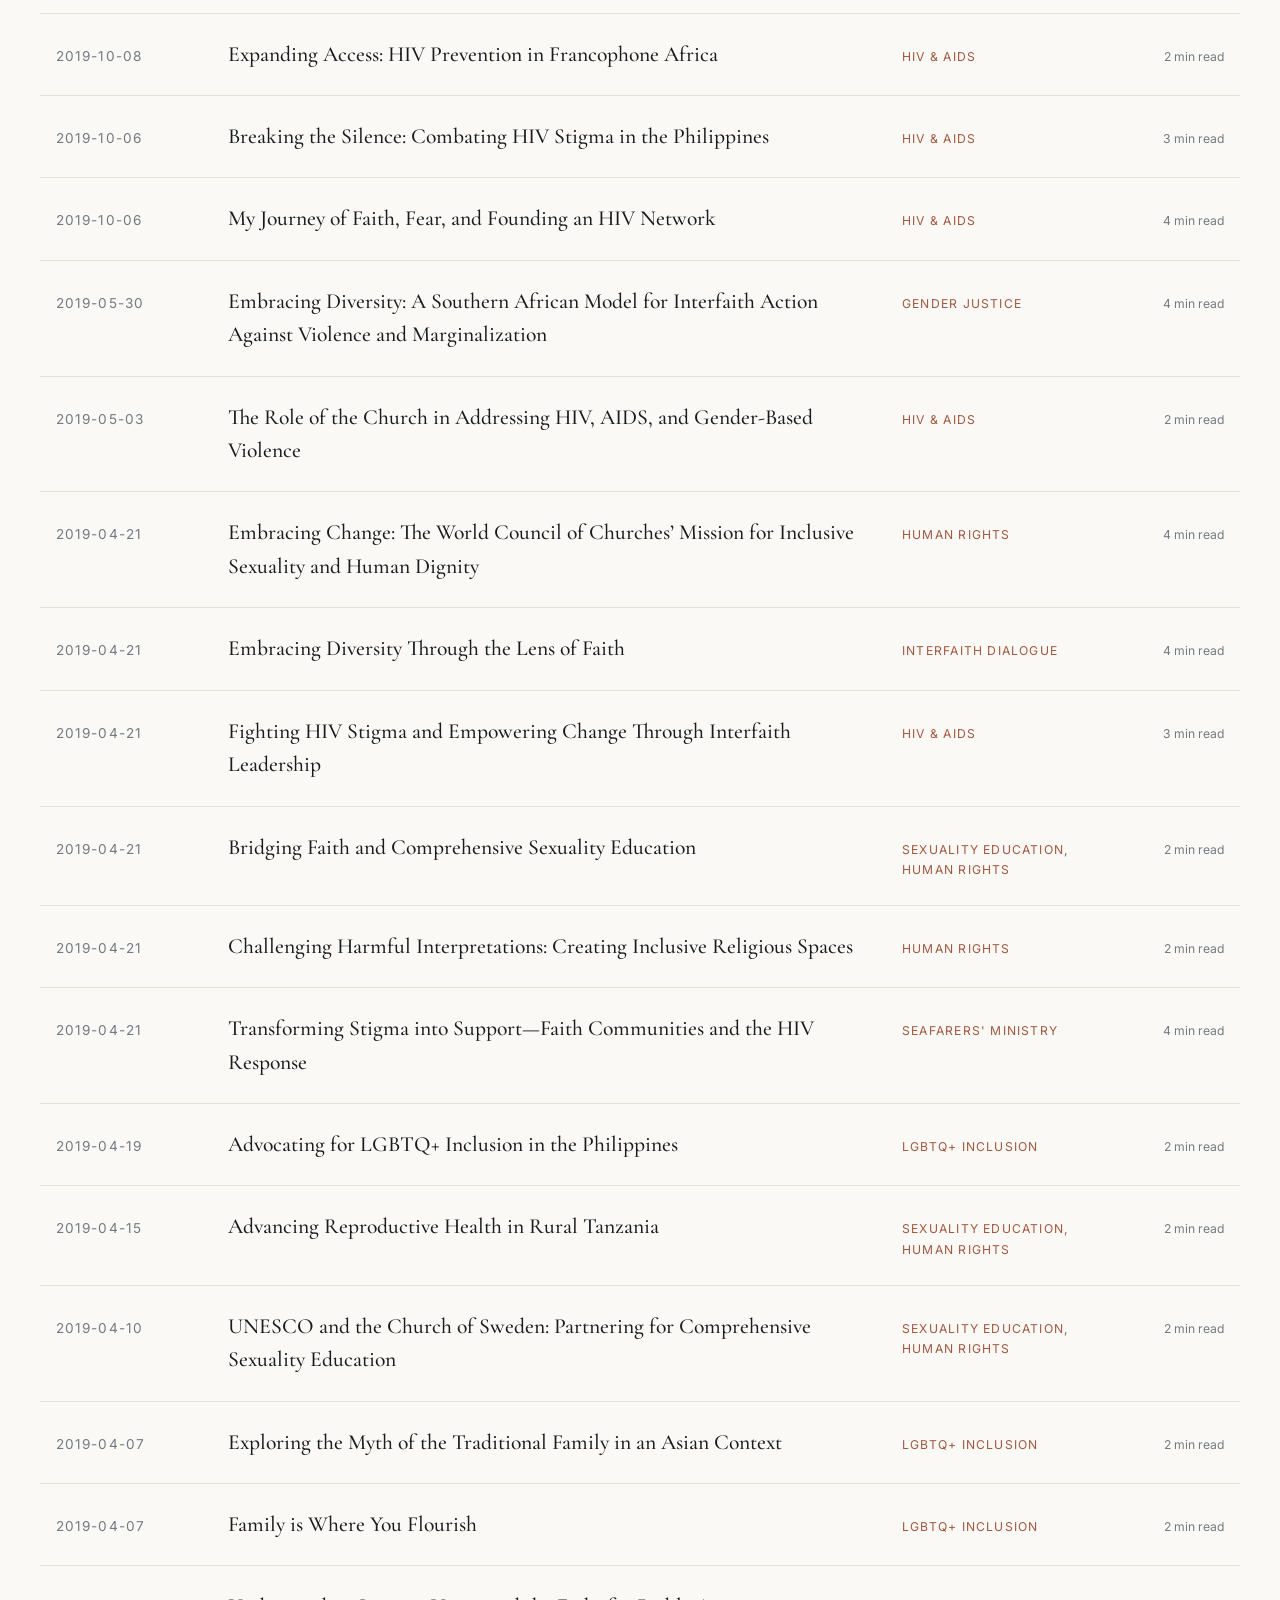
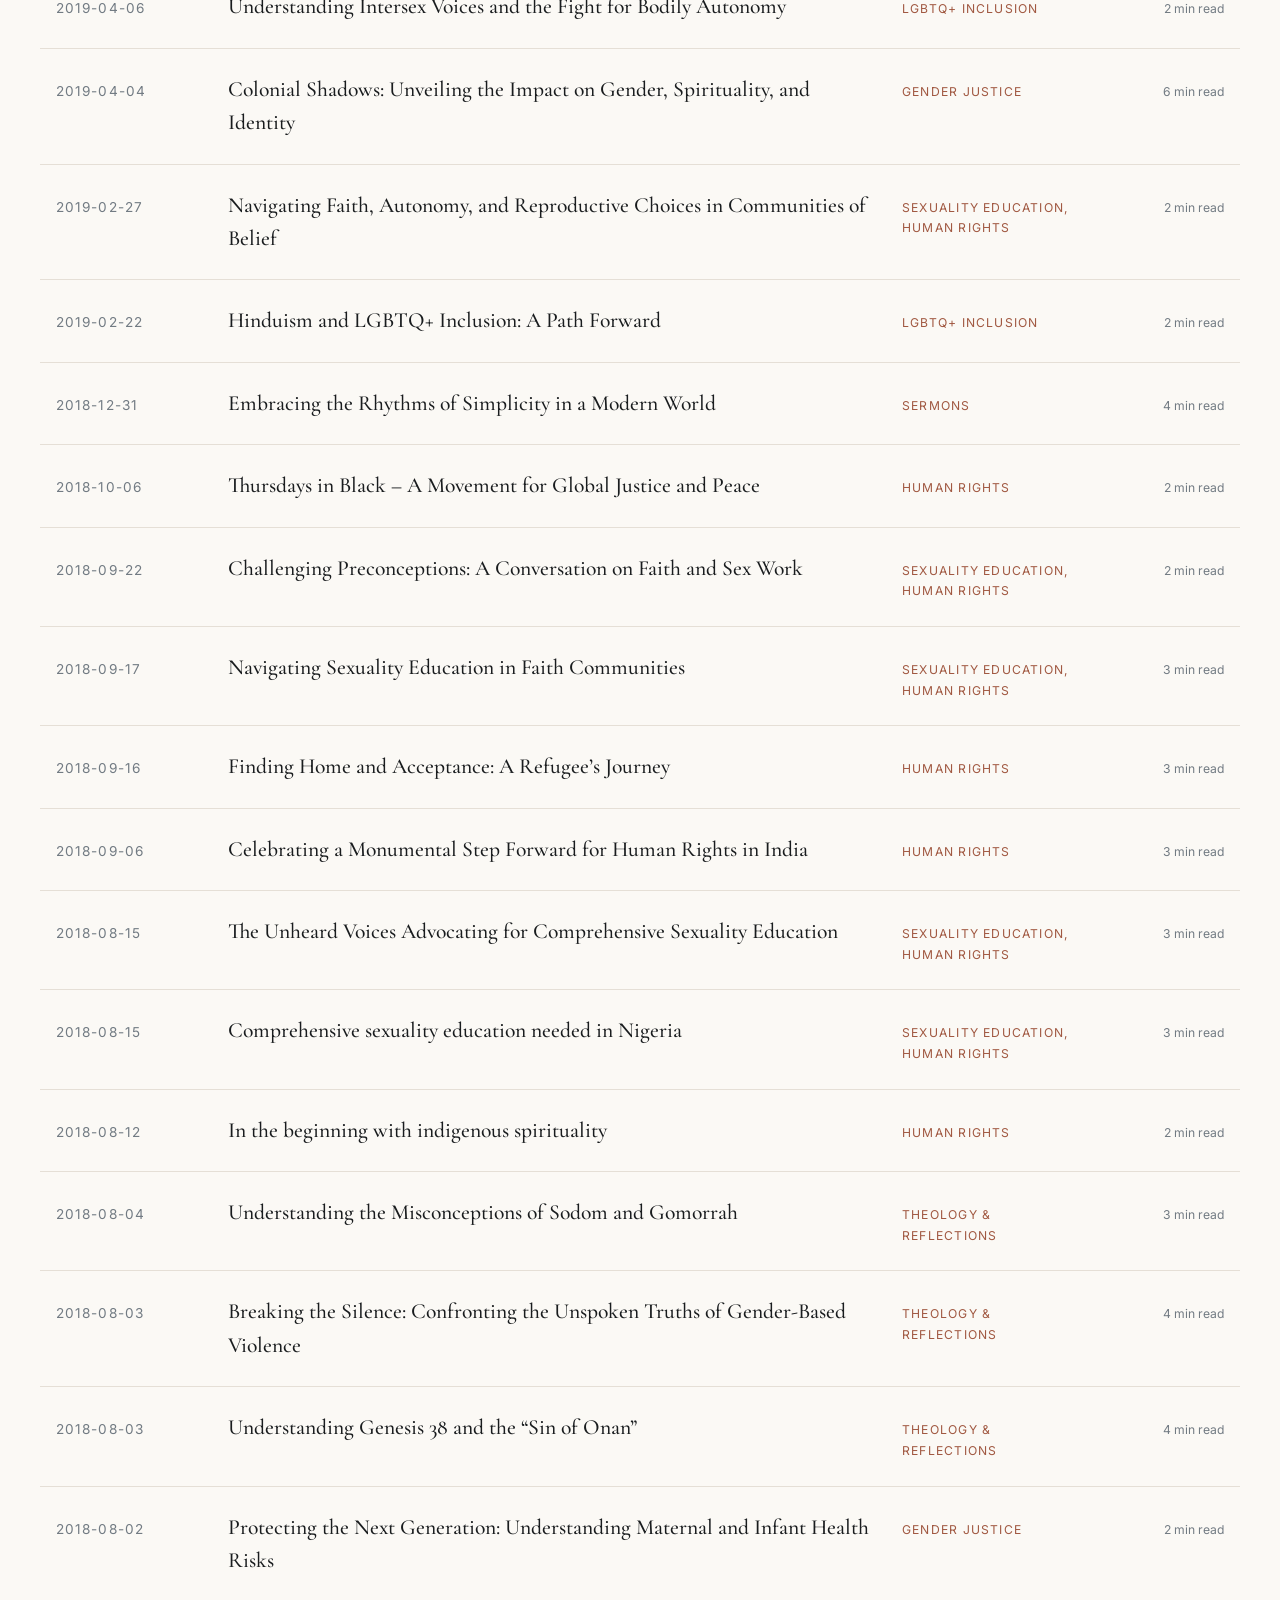
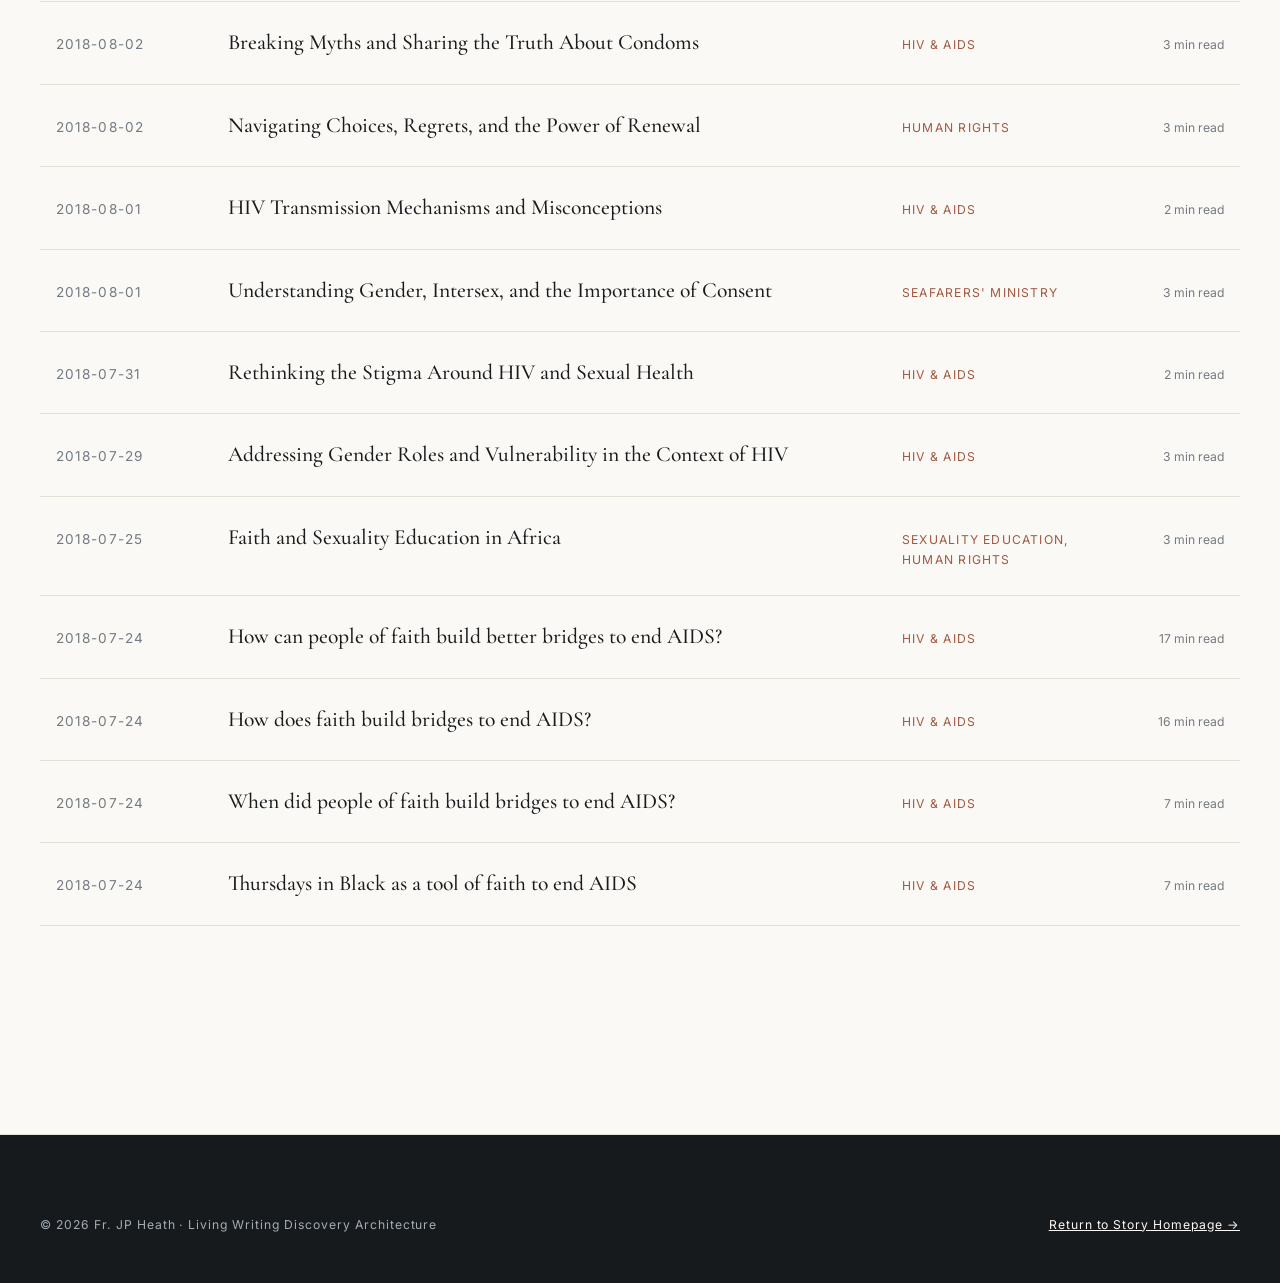
<file: writing.html>
<!DOCTYPE html>
<html lang="en">
<head>
  <meta charset="UTF-8">
  <meta name="viewport" content="width=device-width, initial-scale=1.0">
  <title>Writing & Essays — Fr. JP Heath | Faith · Facilitation · Flavours</title>
  <meta name="description" content="Explore Fr. JP Heath’s body of writing across three living editorial worlds: Faith (Theology & Sermons), Facilitation (Ministry & Advocacy), and Flavours (Food & Hospitality).">
  <link rel="icon" href="assets/JP-logo-120x120.png" type="image/png">
  <link rel="stylesheet" href="css/hybrid-styles.css">
</head>
<body>

  <!-- Prototype Switcher -->
  <div class="prototype-approach-bar">
    <div class="approach-bar-inner">
      <span class="approach-label">
        <svg width="14" height="14" viewBox="0 0 24 24" fill="none" stroke="currentColor" stroke-width="2"><circle cx="12" cy="12" r="10"></circle><line x1="12" y1="8" x2="12" y2="12"></line><line x1="12" y1="16" x2="12.01" y2="16"></line></svg>
        Discovery Prototype Mode:
      </span>
      <div class="approach-switcher">
        <a href="writing-grid.html" class="approach-btn">Approach A: Editorial Grid</a>
        <a href="writing-gallery.html" class="approach-btn">Approach B: Visual Gallery</a>
        <a href="writing.html" class="approach-btn active">Approach C: Hybrid (Recommended)</a>
      </div>
    </div>
  </div>

  <!-- Header -->
  <header class="hybrid-header scrolled" role="banner">
    <div class="brand-area">
      <a href="index.html" class="brand-name">Fr. JP Heath</a>
      <span class="brand-meta">The Written Word</span>
    </div>
    <nav aria-label="Primary navigation">
      <ul class="nav-links-desktop">
        <li><a href="index.html">The Story</a></li>
        <li><a href="writing.html" class="active">Writing</a></li>
        <li><a href="#three-doors">Three Worlds</a></li>
        <li><a href="#featured-curated">Featured</a></li>
        <li><a href="#thematic-galleries">Themes</a></li>
        <li><a href="#complete-archive">All Writing</a></li>
        <li><a href="about.html">About</a></li>
      </ul>
      <button class="menu-toggle" aria-label="Open menu">
        <svg width="24" height="24" viewBox="0 0 24 24" fill="none" stroke="currentColor" stroke-width="1.75"><line x1="3" y1="12" x2="21" y2="12"></line><line x1="3" y1="6" x2="21" y2="6"></line><line x1="3" y1="18" x2="21" y2="18"></line></svg>
      </button>
    </nav>
  </header>

  <!-- Mobile Drawer -->
  <div id="mobile-drawer" class="mobile-drawer" role="dialog" aria-modal="true" aria-hidden="true">
    <button class="close-drawer" aria-label="Close menu">Close &times;</button>
    <ul class="mobile-nav-list">
      <li><a href="index.html">The Story<span class="sub-label">Homepage Journey</span></a></li>
      <li><a href="writing.html">Writing<span class="sub-label">Living Discovery</span></a></li>
      <li><a href="#three-doors">Three Worlds<span class="sub-label">Faith · Facilitation · Flavours</span></a></li>
      <li><a href="#featured-curated">Featured<span class="sub-label">Curated Selections</span></a></li>
      <li><a href="#thematic-galleries">Themes<span class="sub-label">Sea · Dignity · Liturgy</span></a></li>
      <li><a href="#complete-archive">All Writing<span class="sub-label">Browse All Pieces</span></a></li>
      <li><a href="about.html">About JP<span class="sub-label">Biographical Profile</span></a></li>
    </ul>
  </div>

  <main id="main-content" style="padding-top: 3.5rem;">
    <!-- 01. MASTHEAD -->
    <section class="anchor-inner" style="margin-bottom: 5rem;">
      <span class="anchor-eyebrow">The Written Word · Three Interconnected Worlds</span>
      <h1 class="anchor-title" style="font-size: clamp(2.5rem, 5vw, 4.2rem); margin-bottom: 1.25rem;">Words Shaped in the Crucible of Life</h1>
      <p class="anchor-lead" style="margin-bottom: 0;">
        Across three decades of pastoral and public life, writing has been the practice of paying attention: to the holy mysteries of God, to the struggles for human dignity in the world, and to the ordinary, sacred hospitality of the shared table.
      </p>
    </section>

    <!-- 02. LATEST WRITING ACROSS ALL THREE WORLDS -->
    <section class="editorial-anchor anchor-roots" style="padding: 4rem 2.5rem; border-top: 1px solid var(--rule);">
      <div class="anchor-inner">
        <div style="display: flex; justify-content: space-between; align-items: baseline; margin-bottom: 2.5rem;">
          <div>
            <span class="anchor-eyebrow" style="margin-bottom: 0.5rem;">Fresh Reflections</span>
            <h2 style="font-family: var(--font-display); font-size: 2.2rem; font-weight: 500;">Latest Writing</h2>
          </div>
          <a href="#complete-archive" style="font-family: var(--font-sans); font-size: 0.8rem; letter-spacing: 0.12em; text-transform: uppercase; color: var(--accent-terracotta); font-weight: 600;">Browse All Pieces &rarr;</a>
        </div>

        <div class="writing-featured-strip">
          
      <article class="featured-article-card" data-section="FACILITATION">
        <div>
          <div class="card-topic-meta">2025-07-23 · FACILITATION · Seafarers' Ministry</div>
          <h4 class="card-title-link">
            <a href="article.html?slug=the-heart-of-the-harbor-my-ministry-to-global-seafarers">The Heart of the Harbor: My Ministry to Global Seafarers</a>
          </h4>
          <p class="card-excerpt-text">Photo credit: Mike Josefsson It&#8217;s a truly unique calling, one that often takes me to the heart of the maritime world, connecting with incredible individua...</p>
        </div>
        <a href="article.html?slug=the-heart-of-the-harbor-my-ministry-to-global-seafarers" class="card-action-link">Read Reflection &rarr;</a>
      </article>
    

      <article class="featured-article-card" data-section="FACILITATION">
        <div>
          <div class="card-topic-meta">2025-05-06 · FACILITATION · Seafarers' Ministry</div>
          <h4 class="card-title-link">
            <a href="article.html?slug=history-of-a-seafarers-sanctuary-in-malmo">History of a seafarer’s sanctuary in Malmö</a>
          </h4>
          <p class="card-excerpt-text">Malmö’s bustling port is a world of contrasts — the crisp sea breeze mixing with the rhythmic hum of machinery, while seafarers, men and women who sail across t...</p>
        </div>
        <a href="article.html?slug=history-of-a-seafarers-sanctuary-in-malmo" class="card-action-link">Read Reflection &rarr;</a>
      </article>
    

      <article class="featured-article-card" data-section="FAITH">
        <div>
          <div class="card-topic-meta">2025-04-20 · FAITH · Liturgy</div>
          <h4 class="card-title-link">
            <a href="article.html?slug=be-the-light-a-resurrection-reflection-through-the-eyes-of-the-first-witnesses">Be the Light: A Resurrection Reflection Through the Eyes of the First Witnesses</a>
          </h4>
          <p class="card-excerpt-text">It’s almost unimaginable for me to think of the sorrow that filled the hearts of those first women who ventured to Jesus’ tomb on that first Easter morning. I’v...</p>
        </div>
        <a href="article.html?slug=be-the-light-a-resurrection-reflection-through-the-eyes-of-the-first-witnesses" class="card-action-link">Read Reflection &rarr;</a>
      </article>
    
        </div>
      </div>
    </section>

    <!-- 03. THE THREE DOORS GATEWAY -->
    <section id="three-doors" class="editorial-anchor anchor-margins-world">
      <div class="anchor-inner">
        <div style="text-align: center; max-width: 720px; margin: 0 auto 3rem auto;">
          <span class="anchor-eyebrow">The Three Editorial Worlds</span>
          <h2 class="anchor-title" style="margin-bottom: 1rem;">Three Doors into JP’s World</h2>
          <p style="color: var(--ink-secondary); font-size: 1.05rem;">
            Rather than a dry administrative database, explore three living dimensions of ministry, thought, and life.
          </p>
        </div>

        <div class="three-doors-grid">
          <!-- Door 1: FAITH -->
          <div class="door-card faith">
            <div>
              <span class="door-door-label">Door 01</span>
              <h3 class="door-name">Faith</h3>
              <div class="door-descriptor">Theology, Sermons &amp; Reflection</div>
              <p class="door-summary">
                The questions we ask of God and one another. Pulpit preaching from St. George’s Cathedral, biblical exegesis, liturgical renewal, and silent contemplations on resurrection and grace.
              </p>
            </div>
            <a href="#gallery-faith" class="door-action">Explore Faith &rarr;</a>
          </div>

          <!-- Door 2: FACILITATION -->
          <div class="door-card facilitation">
            <div>
              <span class="door-door-label">Door 02</span>
              <h3 class="door-name">Facilitation</h3>
              <div class="door-descriptor">Ministry, Dialogue &amp; Advocacy</div>
              <p class="door-summary">
                The work of bringing people into conversation. Climbing steel gangways with merchant seafarers in Malmö harbour, decades of HIV advocacy, LGBTQ+ inclusion, and human dignity.
              </p>
            </div>
            <a href="#gallery-sea" class="door-action">Explore Facilitation &rarr;</a>
          </div>

          <!-- Door 3: FLAVOURS -->
          <div class="door-card flavours">
            <div>
              <span class="door-door-label">Door 03</span>
              <h3 class="door-name">Flavours</h3>
              <div class="door-descriptor">Food, Hospitality &amp; Life</div>
              <p class="door-summary">
                The sacred hospitality of the shared table. Traditional recipes, slow cooking in Sweden, family stories, and food as embodied communion.
              </p>
            </div>
            <a href="article.html?slug=osso-buco" class="door-action">Explore Flavours &rarr;</a>
          </div>
        </div>
      </div>
    </section>

    <!-- 04. FEATURED / SELECTED WRITING GALLERY -->
    <section id="featured-curated" class="editorial-anchor anchor-table-writing" style="background-color: var(--canvas-alt); border-top: 1px solid var(--rule); border-bottom: 1px solid var(--rule);">
      <div class="anchor-inner">
        <div style="display: flex; justify-content: space-between; align-items: baseline; margin-bottom: 2.5rem;">
          <div>
            <span class="anchor-eyebrow" style="margin-bottom: 0.5rem;">Curated Reading</span>
            <h2 style="font-family: var(--font-display); font-size: 2.2rem; font-weight: 500;">Featured Editorial Selections</h2>
          </div>
          <span style="font-family: var(--font-sans); font-size: 0.8rem; letter-spacing: 0.12em; text-transform: uppercase; color: var(--ink-muted);">Key Voices Across the Years</span>
        </div>

        <div class="three-doors-grid">
          <!-- Featured Faith -->
          <article class="featured-article-card" style="background: var(--canvas-card);">
            <div>
              <div class="card-topic-meta" style="color: var(--accent-terracotta);">FAITH · Resurfaced Classic</div>
              <h4 class="card-title-link" style="font-size: 1.35rem;">
                <a href="article.html?slug=reflections-on-the-temptations-of-christ-a-lenten-sermon">Reflections on the Temptations of Christ: A Lenten Sermon</a>
              </h4>
              <p class="card-excerpt-text">
                Standing in the pulpit of St. Petri, wrestling with institutional power, vulnerability, and the wilderness fast.
              </p>
            </div>
            <a href="article.html?slug=reflections-on-the-temptations-of-christ-a-lenten-sermon" class="card-action-link">Read Sermon &rarr;</a>
          </article>

          <!-- Featured Facilitation -->
          <article class="featured-article-card" style="background: var(--canvas-card);">
            <div>
              <div class="card-topic-meta" style="color: var(--accent-slate);">FACILITATION · Human Dignity</div>
              <h4 class="card-title-link" style="font-size: 1.35rem;">
                <a href="article.html?slug=bridging-theology-and-human-rights-through-literature">Bridging Theology and Human Rights Through Literature</a>
              </h4>
              <p class="card-excerpt-text">
                An ecumenical dialogue with Dr. Ezra Chitando on bodily integrity, gender justice, and liberating sacred texts.
              </p>
            </div>
            <a href="article.html?slug=bridging-theology-and-human-rights-through-literature" class="card-action-link">Read Dialogue &rarr;</a>
          </article>

          <!-- Featured Flavours -->
          <article class="featured-article-card" style="background: var(--canvas-card); border-top: 3px solid #C47B4A;">
            <div>
              <div class="card-topic-meta" style="color: #C47B4A;">FLAVOURS · The Shared Table</div>
              <h4 class="card-title-link" style="font-size: 1.35rem;">
                <a href="article.html?slug=osso-buco">Osso Buco: Traditional Slow-Braised Veal</a>
              </h4>
              <p class="card-excerpt-text">
                Rich broth, patience, and marrow bone. How slow cooking becomes a practice of embodied grace and sacramental hospitality.
              </p>
            </div>
            <a href="article.html?slug=osso-buco" class="card-action-link">Read Kitchen Recipe &rarr;</a>
          </article>
        </div>
      </div>
    </section>

    <!-- 05. CURATED THEMATIC DISCOVERY GALLERIES -->
    <section id="thematic-galleries" class="editorial-anchor anchor-table-writing">
      <div class="anchor-inner">
        <span class="anchor-eyebrow">Thematic Pathways</span>
        <h2 class="anchor-title">Contextual Explorations</h2>
        <p class="anchor-lead" style="margin-bottom: 2.5rem;">
          Writings that cross traditional boundaries—connecting maritime labor, bodily integrity, and liturgical hope.
        </p>

        <!-- Gallery 1: Seafarers -->
        <div id="gallery-sea" class="thematic-gallery-block">
          <div class="thematic-gallery-header">
            <h3 class="thematic-gallery-title">Life at Sea: The Malmö Harbour Ministry</h3>
            <span class="thematic-gallery-link">Seafarers’ Ministry Theme</span>
          </div>
          <div class="thematic-scroll-track">
            
      <div class="thematic-card">
        <div>
          <div class="thematic-card-theme">Seafarers' Ministry · 2025</div>
          <h4 class="thematic-card-title">
            <a href="article.html?slug=the-heart-of-the-harbor-my-ministry-to-global-seafarers">The Heart of the Harbor: My Ministry to Global Seafarers</a>
          </h4>
          <p class="thematic-card-excerpt">Photo credit: Mike Josefsson It&#8217;s a truly unique calling, one that often takes me to the heart of the maritime world, connecting with ...</p>
        </div>
        <a href="article.html?slug=the-heart-of-the-harbor-my-ministry-to-global-seafarers" style="font-family: var(--font-sans); font-size: 0.78rem; letter-spacing: 0.1em; text-transform: uppercase; font-weight: 600; color: var(--ink);">Read Piece &rarr;</a>
      </div>
    

      <div class="thematic-card">
        <div>
          <div class="thematic-card-theme">Seafarers' Ministry · 2025</div>
          <h4 class="thematic-card-title">
            <a href="article.html?slug=history-of-a-seafarers-sanctuary-in-malmo">History of a seafarer’s sanctuary in Malmö</a>
          </h4>
          <p class="thematic-card-excerpt">Malmö’s bustling port is a world of contrasts — the crisp sea breeze mixing with the rhythmic hum of machinery, while seafarers, men and wom...</p>
        </div>
        <a href="article.html?slug=history-of-a-seafarers-sanctuary-in-malmo" style="font-family: var(--font-sans); font-size: 0.78rem; letter-spacing: 0.1em; text-transform: uppercase; font-weight: 600; color: var(--ink);">Read Piece &rarr;</a>
      </div>
    

      <div class="thematic-card">
        <div>
          <div class="thematic-card-theme">Seafarers' Ministry · 2024</div>
          <h4 class="thematic-card-title">
            <a href="article.html?slug=evolving-efforts-for-seafarers-in-malmo">Evolving Efforts for Seafarers in Malmö</a>
          </h4>
          <p class="thematic-card-excerpt">A Growing Mission at Malmö’s Harbors Over the past three years, the work of maritime chaplains and volunteers in Malmö’s ports has undergone...</p>
        </div>
        <a href="article.html?slug=evolving-efforts-for-seafarers-in-malmo" style="font-family: var(--font-sans); font-size: 0.78rem; letter-spacing: 0.1em; text-transform: uppercase; font-weight: 600; color: var(--ink);">Read Piece &rarr;</a>
      </div>
    

      <div class="thematic-card">
        <div>
          <div class="thematic-card-theme">Seafarers' Ministry · 2024</div>
          <h4 class="thematic-card-title">
            <a href="article.html?slug=the-transformative-power-of-life-at-sea">The Transformative Power of Life at Sea</a>
          </h4>
          <p class="thematic-card-excerpt">Photo credit: Marcelo Schneider/WCC A Journey Beyond Comfort Zones In a world full of routines and predictable pathways, venturing into the ...</p>
        </div>
        <a href="article.html?slug=the-transformative-power-of-life-at-sea" style="font-family: var(--font-sans); font-size: 0.78rem; letter-spacing: 0.1em; text-transform: uppercase; font-weight: 600; color: var(--ink);">Read Piece &rarr;</a>
      </div>
    
          </div>
        </div>

        <!-- Gallery 2: HIV & Dignity -->
        <div id="gallery-hiv" class="thematic-gallery-block">
          <div class="thematic-gallery-header">
            <h3 class="thematic-gallery-title">Dignity &amp; Healing: Reflections on HIV &amp; Rights</h3>
            <span class="thematic-gallery-link">Advocacy &amp; Human Dignity Theme</span>
          </div>
          <div class="thematic-scroll-track">
            
      <div class="thematic-card">
        <div>
          <div class="thematic-card-theme">HIV & AIDS · 2024</div>
          <h4 class="thematic-card-title">
            <a href="article.html?slug=a-call-to-compassion-and-action-40-years-into-the-hiv-aids-epidemic">A Call to Compassion and Action: 40 Years into the HIV/AIDS Epidemic</a>
          </h4>
          <p class="thematic-card-excerpt">This year marks over four decades since the HIV virus was first identified. As I stood before the gathered community at St. — Church, I felt...</p>
        </div>
        <a href="article.html?slug=a-call-to-compassion-and-action-40-years-into-the-hiv-aids-epidemic" style="font-family: var(--font-sans); font-size: 0.78rem; letter-spacing: 0.1em; text-transform: uppercase; font-weight: 600; color: var(--ink);">Read Piece &rarr;</a>
      </div>
    

      <div class="thematic-card">
        <div>
          <div class="thematic-card-theme">HIV & AIDS · 2024</div>
          <h4 class="thematic-card-title">
            <a href="article.html?slug=my-hiv-journey-as-a-priest-from-silence-to-solidarity">My HIV Journey as a Priest – From Silence to Solidarity</a>
          </h4>
          <p class="thematic-card-excerpt">Photo credit: Noaks Ark Mosaik Facing the Truth In May 2000, while serving as a priest in Christ Church, Mayfair, South Africa, I tested pos...</p>
        </div>
        <a href="article.html?slug=my-hiv-journey-as-a-priest-from-silence-to-solidarity" style="font-family: var(--font-sans); font-size: 0.78rem; letter-spacing: 0.1em; text-transform: uppercase; font-weight: 600; color: var(--ink);">Read Piece &rarr;</a>
      </div>
    

      <div class="thematic-card">
        <div>
          <div class="thematic-card-theme">Human Rights · 2022</div>
          <h4 class="thematic-card-title">
            <a href="article.html?slug=bridging-theology-and-human-rights-through-literature">Bridging Theology and Human Rights Through Literature</a>
          </h4>
          <p class="thematic-card-excerpt">Photo credit: Albin Hillert/WCC A Theological Perspective on Gender and Sexuality In a compelling conversation with Dr. Ezra Chitando from t...</p>
        </div>
        <a href="article.html?slug=bridging-theology-and-human-rights-through-literature" style="font-family: var(--font-sans); font-size: 0.78rem; letter-spacing: 0.1em; text-transform: uppercase; font-weight: 600; color: var(--ink);">Read Piece &rarr;</a>
      </div>
    

      <div class="thematic-card">
        <div>
          <div class="thematic-card-theme">HIV & AIDS · 2022</div>
          <h4 class="thematic-card-title">
            <a href="article.html?slug=breaking-barriers-in-hiv-advocacy-and-faith-based-initiatives">Breaking Barriers in HIV Advocacy and Faith-Based Initiatives</a>
          </h4>
          <p class="thematic-card-excerpt">Photo credit: Grégoire de Fombelle/WCC In an era when breaking stigmas and fostering inclusivity are more crucial than ever, the appointment...</p>
        </div>
        <a href="article.html?slug=breaking-barriers-in-hiv-advocacy-and-faith-based-initiatives" style="font-family: var(--font-sans); font-size: 0.78rem; letter-spacing: 0.1em; text-transform: uppercase; font-weight: 600; color: var(--ink);">Read Piece &rarr;</a>
      </div>
    
          </div>
        </div>

        <!-- Gallery 3: Faith & Sermons -->
        <div id="gallery-faith" class="thematic-gallery-block">
          <div class="thematic-gallery-header">
            <h3 class="thematic-gallery-title">Prophetic Liturgy: Sermons &amp; Theological Notes</h3>
            <span class="thematic-gallery-link">Faith &amp; Scripture Theme</span>
          </div>
          <div class="thematic-scroll-track">
            
      <div class="thematic-card">
        <div>
          <div class="thematic-card-theme">Liturgy · 2025</div>
          <h4 class="thematic-card-title">
            <a href="article.html?slug=be-the-light-a-resurrection-reflection-through-the-eyes-of-the-first-witnesses">Be the Light: A Resurrection Reflection Through the Eyes of the First Witnesses</a>
          </h4>
          <p class="thematic-card-excerpt">It’s almost unimaginable for me to think of the sorrow that filled the hearts of those first women who ventured to Jesus’ tomb on that first...</p>
        </div>
        <a href="article.html?slug=be-the-light-a-resurrection-reflection-through-the-eyes-of-the-first-witnesses" style="font-family: var(--font-sans); font-size: 0.78rem; letter-spacing: 0.1em; text-transform: uppercase; font-weight: 600; color: var(--ink);">Read Piece &rarr;</a>
      </div>
    

      <div class="thematic-card">
        <div>
          <div class="thematic-card-theme">Theology & reflections · 2024</div>
          <h4 class="thematic-card-title">
            <a href="article.html?slug=bringing-bibles-to-namibia-a-journey-of-faith-and-giving">Bringing Bibles to Namibia: A Journey of Faith and Giving</a>
          </h4>
          <p class="thematic-card-excerpt">Standing here on Namibia’s Skeleton Coast, I’m filled with gratitude. I want to thank each of you who contributed to this mission for my 60t...</p>
        </div>
        <a href="article.html?slug=bringing-bibles-to-namibia-a-journey-of-faith-and-giving" style="font-family: var(--font-sans); font-size: 0.78rem; letter-spacing: 0.1em; text-transform: uppercase; font-weight: 600; color: var(--ink);">Read Piece &rarr;</a>
      </div>
    

      <div class="thematic-card">
        <div>
          <div class="thematic-card-theme">Sermons · 2024</div>
          <h4 class="thematic-card-title">
            <a href="article.html?slug=reflections-on-the-temptations-of-christ-a-lenten-sermon">Reflections on the Temptations of Christ: A Lenten Sermon</a>
          </h4>
          <p class="thematic-card-excerpt">Photo: Ivars Kupcis/WCC As I stood before the congregation on this first Sunday of Lent, I felt a profound sense of gratitude and responsibi...</p>
        </div>
        <a href="article.html?slug=reflections-on-the-temptations-of-christ-a-lenten-sermon" style="font-family: var(--font-sans); font-size: 0.78rem; letter-spacing: 0.1em; text-transform: uppercase; font-weight: 600; color: var(--ink);">Read Piece &rarr;</a>
      </div>
    

      <div class="thematic-card">
        <div>
          <div class="thematic-card-theme">Liturgy · 2023</div>
          <h4 class="thematic-card-title">
            <a href="article.html?slug=ascension-day-finding-hope-and-unity-in-separation">Ascension Day: Finding Hope and Unity in Separation</a>
          </h4>
          <p class="thematic-card-excerpt">Photo: Albin Hillert/WCC I stood before the congregation, and as I prepared to speak on Ascension Day, I knew the significance of this momen...</p>
        </div>
        <a href="article.html?slug=ascension-day-finding-hope-and-unity-in-separation" style="font-family: var(--font-sans); font-size: 0.78rem; letter-spacing: 0.1em; text-transform: uppercase; font-weight: 600; color: var(--ink);">Read Piece &rarr;</a>
      </div>
    
          </div>
        </div>
      </div>
    </section>

    <!-- 05. COMPLETE SEARCH & RETRIEVAL BIBLIOGRAPHY -->
    <section id="complete-archive" class="editorial-anchor anchor-roots" style="background-color: var(--canvas);">
      <div class="anchor-inner">
        <span class="anchor-eyebrow">Comprehensive Index</span>
        <h2 class="anchor-title">Browse All Writing</h2>
        
        <div class="archive-search-toolbar">
          <input type="search" id="archive-search" class="archive-search-input" placeholder="Search title, scripture, topic..." aria-label="Search all writings">
          
          <ul class="archive-filter-tabs" role="tablist">
            <li><button class="pill-btn active" data-filter="all" role="tab">All</button></li>
            <li><button class="pill-btn" data-filter="FAITH" role="tab">Faith</button></li>
            <li><button class="pill-btn" data-filter="FACILITATION" role="tab">Facilitation</button></li>
            <li><button class="pill-btn" data-filter="FLAVOURS" role="tab">Flavours</button></li>
            <li><button class="pill-btn" data-filter="Seafarers" role="tab">Seafarers</button></li>
            <li><button class="pill-btn" data-filter="HIV & AIDS" role="tab">HIV &amp; AIDS</button></li>
          </ul>
        </div>

        <div style="display: flex; justify-content: space-between; align-items: center; margin-bottom: 1.5rem; font-family: var(--font-sans); font-size: 0.82rem; color: var(--ink-muted); letter-spacing: 0.08em; text-transform: uppercase;">
          <span id="archive-count">Showing all published pieces</span>
          <span>Sorted: Chronological (Newest First)</span>
        </div>

        <div class="archive-list-container">
          <div id="archive-list">
            
      <article class="archive-row-item" data-world="FACILITATION">
        <time class="archive-date" datetime="2025-07-23">2025-07-23</time>
        <h3 class="archive-title">
          <a href="article.html?slug=the-heart-of-the-harbor-my-ministry-to-global-seafarers" class="archive-title-link">The Heart of the Harbor: My Ministry to Global Seafarers</a>
        </h3>
        <span class="archive-topic-tag">FACILITATION · Seafarers' Ministry</span>
        <span class="archive-reading-time">4 min read</span>
      </article>
    
      <article class="archive-row-item" data-world="FACILITATION">
        <time class="archive-date" datetime="2025-05-06">2025-05-06</time>
        <h3 class="archive-title">
          <a href="article.html?slug=history-of-a-seafarers-sanctuary-in-malmo" class="archive-title-link">History of a seafarer’s sanctuary in Malmö</a>
        </h3>
        <span class="archive-topic-tag">FACILITATION · Seafarers' Ministry</span>
        <span class="archive-reading-time">3 min read</span>
      </article>
    
      <article class="archive-row-item" data-world="FAITH">
        <time class="archive-date" datetime="2025-04-20">2025-04-20</time>
        <h3 class="archive-title">
          <a href="article.html?slug=be-the-light-a-resurrection-reflection-through-the-eyes-of-the-first-witnesses" class="archive-title-link">Be the Light: A Resurrection Reflection Through the Eyes of the First Witnesses</a>
        </h3>
        <span class="archive-topic-tag">FAITH · Liturgy</span>
        <span class="archive-reading-time">3 min read</span>
      </article>
    
      <article class="archive-row-item" data-world="FACILITATION">
        <time class="archive-date" datetime="2024-12-01">2024-12-01</time>
        <h3 class="archive-title">
          <a href="article.html?slug=a-call-to-compassion-and-action-40-years-into-the-hiv-aids-epidemic" class="archive-title-link">A Call to Compassion and Action: 40 Years into the HIV/AIDS Epidemic</a>
        </h3>
        <span class="archive-topic-tag">FACILITATION · HIV & AIDS</span>
        <span class="archive-reading-time">2 min read</span>
      </article>
    
      <article class="archive-row-item" data-world="FACILITATION">
        <time class="archive-date" datetime="2024-12-01">2024-12-01</time>
        <h3 class="archive-title">
          <a href="article.html?slug=my-hiv-journey-as-a-priest-from-silence-to-solidarity" class="archive-title-link">My HIV Journey as a Priest – From Silence to Solidarity</a>
        </h3>
        <span class="archive-topic-tag">FACILITATION · HIV & AIDS</span>
        <span class="archive-reading-time">2 min read</span>
      </article>
    
      <article class="archive-row-item" data-world="FAITH">
        <time class="archive-date" datetime="2024-11-09">2024-11-09</time>
        <h3 class="archive-title">
          <a href="article.html?slug=bringing-bibles-to-namibia-a-journey-of-faith-and-giving" class="archive-title-link">Bringing Bibles to Namibia: A Journey of Faith and Giving</a>
        </h3>
        <span class="archive-topic-tag">FAITH · Theology & reflections</span>
        <span class="archive-reading-time">2 min read</span>
      </article>
    
      <article class="archive-row-item" data-world="FACILITATION">
        <time class="archive-date" datetime="2024-11-02">2024-11-02</time>
        <h3 class="archive-title">
          <a href="article.html?slug=evolving-efforts-for-seafarers-in-malmo" class="archive-title-link">Evolving Efforts for Seafarers in Malmö</a>
        </h3>
        <span class="archive-topic-tag">FACILITATION · Seafarers' Ministry</span>
        <span class="archive-reading-time">3 min read</span>
      </article>
    
      <article class="archive-row-item" data-world="FACILITATION">
        <time class="archive-date" datetime="2024-04-14">2024-04-14</time>
        <h3 class="archive-title">
          <a href="article.html?slug=the-journey-of-seeking-safety-wisdom-madokas-story-as-an-african-asylum-seeker-in-sweden" class="archive-title-link">The Journey of Seeking Safety: Wisdom Madoka’s Story as an African Asylum Seeker in Sweden</a>
        </h3>
        <span class="archive-topic-tag">FACILITATION · Human Rights</span>
        <span class="archive-reading-time">3 min read</span>
      </article>
    
      <article class="archive-row-item" data-world="FACILITATION">
        <time class="archive-date" datetime="2024-03-06">2024-03-06</time>
        <h3 class="archive-title">
          <a href="article.html?slug=the-transformative-power-of-life-at-sea" class="archive-title-link">The Transformative Power of Life at Sea</a>
        </h3>
        <span class="archive-topic-tag">FACILITATION · Seafarers' Ministry</span>
        <span class="archive-reading-time">3 min read</span>
      </article>
    
      <article class="archive-row-item" data-world="FAITH">
        <time class="archive-date" datetime="2024-02-25">2024-02-25</time>
        <h3 class="archive-title">
          <a href="article.html?slug=reflections-on-the-temptations-of-christ-a-lenten-sermon" class="archive-title-link">Reflections on the Temptations of Christ: A Lenten Sermon</a>
        </h3>
        <span class="archive-topic-tag">FAITH · Sermons</span>
        <span class="archive-reading-time">4 min read</span>
      </article>
    
      <article class="archive-row-item" data-world="FACILITATION">
        <time class="archive-date" datetime="2023-06-29">2023-06-29</time>
        <h3 class="archive-title">
          <a href="article.html?slug=exploring-the-charm-of-landskrona-a-hidden-gem-in-sweden" class="archive-title-link">Exploring the Charm of Landskrona: A Hidden Gem in Sweden</a>
        </h3>
        <span class="archive-topic-tag">FACILITATION · Seafarers' Ministry</span>
        <span class="archive-reading-time">2 min read</span>
      </article>
    
      <article class="archive-row-item" data-world="FACILITATION">
        <time class="archive-date" datetime="2023-06-22">2023-06-22</time>
        <h3 class="archive-title">
          <a href="article.html?slug=addressing-seafarer-health-challenges-in-port-cities" class="archive-title-link">Addressing Seafarer Health Challenges in Port Cities</a>
        </h3>
        <span class="archive-topic-tag">FACILITATION · Seafarers' Ministry</span>
        <span class="archive-reading-time">3 min read</span>
      </article>
    
      <article class="archive-row-item" data-world="FACILITATION">
        <time class="archive-date" datetime="2023-06-22">2023-06-22</time>
        <h3 class="archive-title">
          <a href="article.html?slug=seafarers-chaplaincy-and-maritime-support-a-day-in-the-life-at-malmo-harbor" class="archive-title-link">Seafarers’ Chaplaincy and Maritime Support – A Day in the Life at Malmö Harbor</a>
        </h3>
        <span class="archive-topic-tag">FACILITATION · Seafarers' Ministry</span>
        <span class="archive-reading-time">3 min read</span>
      </article>
    
      <article class="archive-row-item" data-world="FAITH">
        <time class="archive-date" datetime="2023-05-19">2023-05-19</time>
        <h3 class="archive-title">
          <a href="article.html?slug=ascension-day-finding-hope-and-unity-in-separation" class="archive-title-link">Ascension Day: Finding Hope and Unity in Separation</a>
        </h3>
        <span class="archive-topic-tag">FAITH · Liturgy</span>
        <span class="archive-reading-time">3 min read</span>
      </article>
    
      <article class="archive-row-item" data-world="FACILITATION">
        <time class="archive-date" datetime="2023-05-17">2023-05-17</time>
        <h3 class="archive-title">
          <a href="article.html?slug=supporting-seafarers-in-malmos-ports" class="archive-title-link">Supporting Seafarers in Malmö’s Ports</a>
        </h3>
        <span class="archive-topic-tag">FACILITATION · Seafarers' Ministry</span>
        <span class="archive-reading-time">2 min read</span>
      </article>
    
      <article class="archive-row-item" data-world="FACILITATION">
        <time class="archive-date" datetime="2023-04-15">2023-04-15</time>
        <h3 class="archive-title">
          <a href="article.html?slug=life-at-sea-the-realities-faced-by-filipino-seafarers" class="archive-title-link">Life at Sea: The Realities Faced by Filipino Seafarers</a>
        </h3>
        <span class="archive-topic-tag">FACILITATION · Seafarers' Ministry</span>
        <span class="archive-reading-time">3 min read</span>
      </article>
    
      <article class="archive-row-item" data-world="FAITH">
        <time class="archive-date" datetime="2023-04-09">2023-04-09</time>
        <h3 class="archive-title">
          <a href="article.html?slug=hearing-hope-an-easter-journey-from-sorrow-to-joy" class="archive-title-link">Hearing Hope: An Easter Journey from Sorrow to Joy</a>
        </h3>
        <span class="archive-topic-tag">FAITH · Liturgy</span>
        <span class="archive-reading-time">2 min read</span>
      </article>
    
      <article class="archive-row-item" data-world="FAITH">
        <time class="archive-date" datetime="2023-01-01">2023-01-01</time>
        <h3 class="archive-title">
          <a href="article.html?slug=finding-christ-in-the-margins" class="archive-title-link">Finding Christ in the Margins</a>
        </h3>
        <span class="archive-topic-tag">FAITH · Sermons</span>
        <span class="archive-reading-time">4 min read</span>
      </article>
    
      <article class="archive-row-item" data-world="FAITH">
        <time class="archive-date" datetime="2022-11-20">2022-11-20</time>
        <h3 class="archive-title">
          <a href="article.html?slug=faith-and-doubt-on-the-open-sea-a-sermon-for-seafarers" class="archive-title-link">Faith and Doubt on the Open Sea: A Sermon for Seafarers</a>
        </h3>
        <span class="archive-topic-tag">FAITH · Sermons</span>
        <span class="archive-reading-time">3 min read</span>
      </article>
    
      <article class="archive-row-item" data-world="FAITH">
        <time class="archive-date" datetime="2022-10-30">2022-10-30</time>
        <h3 class="archive-title">
          <a href="article.html?slug=the-story-of-zacchaeus-a-lesson-in-repentance-and-acceptance" class="archive-title-link">The Story of Zacchaeus – A Lesson in Repentance and Acceptance</a>
        </h3>
        <span class="archive-topic-tag">FAITH · Liturgy</span>
        <span class="archive-reading-time">4 min read</span>
      </article>
    
      <article class="archive-row-item" data-world="FAITH">
        <time class="archive-date" datetime="2022-09-18">2022-09-18</time>
        <h3 class="archive-title">
          <a href="article.html?slug=navigating-wealth-and-possessions-in-a-material-world" class="archive-title-link">Navigating Wealth and Possessions in a Material World</a>
        </h3>
        <span class="archive-topic-tag">FAITH · Sermons</span>
        <span class="archive-reading-time">2 min read</span>
      </article>
    
      <article class="archive-row-item" data-world="FAITH">
        <time class="archive-date" datetime="2022-08-29">2022-08-29</time>
        <h3 class="archive-title">
          <a href="article.html?slug=christs-teaching-on-hospitality-should-inform-how-we-vote" class="archive-title-link">Christ’s teaching on hospitality should inform how we vote</a>
        </h3>
        <span class="archive-topic-tag">FAITH · Sermons</span>
        <span class="archive-reading-time">5 min read</span>
      </article>
    
      <article class="archive-row-item" data-world="FAITH">
        <time class="archive-date" datetime="2022-08-21">2022-08-21</time>
        <h3 class="archive-title">
          <a href="article.html?slug=the-sacred-calling-of-everyday-life" class="archive-title-link">The Sacred Calling of Everyday Life</a>
        </h3>
        <span class="archive-topic-tag">FAITH · Sermons</span>
        <span class="archive-reading-time">4 min read</span>
      </article>
    
      <article class="archive-row-item" data-world="FAITH">
        <time class="archive-date" datetime="2022-08-21">2022-08-21</time>
        <h3 class="archive-title">
          <a href="article.html?slug=before-you-were-born-god-knew-you-and-called-you" class="archive-title-link">Before you were born, God knew you and called you.</a>
        </h3>
        <span class="archive-topic-tag">FAITH · Sermons</span>
        <span class="archive-reading-time">6 min read</span>
      </article>
    
      <article class="archive-row-item" data-world="FAITH">
        <time class="archive-date" datetime="2022-08-08">2022-08-08</time>
        <h3 class="archive-title">
          <a href="article.html?slug=how-do-we-allow-the-divine-in-us-to-be-a-light-for-the-world-feast-of-transfiguration" class="archive-title-link">How do we allow the divine in us to be a light for the world | Feast of Transfiguration</a>
        </h3>
        <span class="archive-topic-tag">FAITH · Liturgy</span>
        <span class="archive-reading-time">6 min read</span>
      </article>
    
      <article class="archive-row-item" data-world="FAITH">
        <time class="archive-date" datetime="2022-08-03">2022-08-03</time>
        <h3 class="archive-title">
          <a href="article.html?slug=radiance-unveiled-experiencing-the-power-of-the-transfiguration" class="archive-title-link">Radiance Unveiled: Experiencing the Power of the Transfiguration</a>
        </h3>
        <span class="archive-topic-tag">FAITH · Liturgy</span>
        <span class="archive-reading-time">3 min read</span>
      </article>
    
      <article class="archive-row-item" data-world="FAITH">
        <time class="archive-date" datetime="2022-07-31">2022-07-31</time>
        <h3 class="archive-title">
          <a href="article.html?slug=where-should-our-treasure-be" class="archive-title-link">Where should our treasure be?</a>
        </h3>
        <span class="archive-topic-tag">FAITH · Theology & reflections</span>
        <span class="archive-reading-time">3 min read</span>
      </article>
    
      <article class="archive-row-item" data-world="FLAVOURS">
        <time class="archive-date" datetime="2022-07-31">2022-07-31</time>
        <h3 class="archive-title">
          <a href="article.html?slug=osso-buco" class="archive-title-link">Osso Buco</a>
        </h3>
        <span class="archive-topic-tag">FLAVOURS · Recipes</span>
        <span class="archive-reading-time">2 min read</span>
      </article>
    
      <article class="archive-row-item" data-world="FAITH">
        <time class="archive-date" datetime="2022-07-31">2022-07-31</time>
        <h3 class="archive-title">
          <a href="article.html?slug=its-lambeth-conference" class="archive-title-link">It’s Lambeth Conference</a>
        </h3>
        <span class="archive-topic-tag">FAITH · Theology & reflections</span>
        <span class="archive-reading-time">4 min read</span>
      </article>
    
      <article class="archive-row-item" data-world="FACILITATION">
        <time class="archive-date" datetime="2022-07-30">2022-07-30</time>
        <h3 class="archive-title">
          <a href="article.html?slug=remembering-phumzile-mabizela" class="archive-title-link">Remembering Phumzile Mabizela</a>
        </h3>
        <span class="archive-topic-tag">FACILITATION · Human Rights</span>
        <span class="archive-reading-time">2 min read</span>
      </article>
    
      <article class="archive-row-item" data-world="FAITH">
        <time class="archive-date" datetime="2022-07-30">2022-07-30</time>
        <h3 class="archive-title">
          <a href="article.html?slug=first-sunday-of-trinity-at-malmo-seafarers-chaplaincy-in-sweden" class="archive-title-link">First Sunday of Trinity at Malmö Seafarers Chaplaincy in Sweden</a>
        </h3>
        <span class="archive-topic-tag">FAITH · Liturgy</span>
        <span class="archive-reading-time">4 min read</span>
      </article>
    
      <article class="archive-row-item" data-world="FACILITATION">
        <time class="archive-date" datetime="2022-07-10">2022-07-10</time>
        <h3 class="archive-title">
          <a href="article.html?slug=navigating-faith-and-identity-a-swedish-perspective" class="archive-title-link">Navigating Faith and Identity: A Swedish Perspective</a>
        </h3>
        <span class="archive-topic-tag">FACILITATION · Interfaith Dialogue</span>
        <span class="archive-reading-time">2 min read</span>
      </article>
    
      <article class="archive-row-item" data-world="FAITH">
        <time class="archive-date" datetime="2022-06-19">2022-06-19</time>
        <h3 class="archive-title">
          <a href="article.html?slug=the-power-of-gratitude-and-sharing-gods-grace" class="archive-title-link">The Power of Gratitude and Sharing God’s Grace</a>
        </h3>
        <span class="archive-topic-tag">FAITH · Theology & reflections</span>
        <span class="archive-reading-time">2 min read</span>
      </article>
    
      <article class="archive-row-item" data-world="FACILITATION">
        <time class="archive-date" datetime="2022-06-15">2022-06-15</time>
        <h3 class="archive-title">
          <a href="article.html?slug=the-hidden-heroes-of-the-high-seas" class="archive-title-link">The Hidden Heroes of the High Seas</a>
        </h3>
        <span class="archive-topic-tag">FACILITATION · Seafarers' Ministry</span>
        <span class="archive-reading-time">2 min read</span>
      </article>
    
      <article class="archive-row-item" data-world="FACILITATION">
        <time class="archive-date" datetime="2022-06-10">2022-06-10</time>
        <h3 class="archive-title">
          <a href="article.html?slug=bridging-theology-and-human-rights-through-literature" class="archive-title-link">Bridging Theology and Human Rights Through Literature</a>
        </h3>
        <span class="archive-topic-tag">FACILITATION · Human Rights</span>
        <span class="archive-reading-time">2 min read</span>
      </article>
    
      <article class="archive-row-item" data-world="FACILITATION">
        <time class="archive-date" datetime="2022-06-10">2022-06-10</time>
        <h3 class="archive-title">
          <a href="article.html?slug=breaking-barriers-in-hiv-advocacy-and-faith-based-initiatives" class="archive-title-link">Breaking Barriers in HIV Advocacy and Faith-Based Initiatives</a>
        </h3>
        <span class="archive-topic-tag">FACILITATION · HIV & AIDS</span>
        <span class="archive-reading-time">3 min read</span>
      </article>
    
      <article class="archive-row-item" data-world="FACILITATION">
        <time class="archive-date" datetime="2022-06-10">2022-06-10</time>
        <h3 class="archive-title">
          <a href="article.html?slug=how-faith-based-organizations-are-shaping-the-conversation-around-hiv-and-sexuality-in-india" class="archive-title-link">How Faith-Based Organizations Are Shaping the Conversation Around HIV and Sexuality in India</a>
        </h3>
        <span class="archive-topic-tag">FACILITATION · HIV & AIDS</span>
        <span class="archive-reading-time">3 min read</span>
      </article>
    
      <article class="archive-row-item" data-world="FAITH">
        <time class="archive-date" datetime="2022-01-02">2022-01-02</time>
        <h3 class="archive-title">
          <a href="article.html?slug=reflecting-on-desmond-tutu-and-the-incarnation-a-journey-of-justice-kindness-and-humility" class="archive-title-link">Reflecting on Desmond Tutu and the Incarnation: A Journey of Justice, Kindness, and Humility</a>
        </h3>
        <span class="archive-topic-tag">FAITH · Liturgy</span>
        <span class="archive-reading-time">4 min read</span>
      </article>
    
      <article class="archive-row-item" data-world="FAITH">
        <time class="archive-date" datetime="2021-07-18">2021-07-18</time>
        <h3 class="archive-title">
          <a href="article.html?slug=the-sacred-art-of-centering-my-journey-through-breath-and-prayer" class="archive-title-link">The Sacred Art of Centering: My Journey Through Breath and Prayer</a>
        </h3>
        <span class="archive-topic-tag">FAITH · Sermons</span>
        <span class="archive-reading-time">3 min read</span>
      </article>
    
      <article class="archive-row-item" data-world="FACILITATION">
        <time class="archive-date" datetime="2021-06-23">2021-06-23</time>
        <h3 class="archive-title">
          <a href="article.html?slug=covid" class="archive-title-link">COVID distraction noise</a>
        </h3>
        <span class="archive-topic-tag">FACILITATION · Human Rights</span>
        <span class="archive-reading-time">3 min read</span>
      </article>
    
      <article class="archive-row-item" data-world="FAITH">
        <time class="archive-date" datetime="2021-06-20">2021-06-20</time>
        <h3 class="archive-title">
          <a href="article.html?slug=embracing-the-spirit-a-reflection-on-the-role-of-the-holy-spirit-in-my-faith-journey" class="archive-title-link">Embracing the Spirit: A Reflection on the Role of the Holy Spirit in My Faith Journey</a>
        </h3>
        <span class="archive-topic-tag">FAITH · Theology & reflections</span>
        <span class="archive-reading-time">5 min read</span>
      </article>
    
      <article class="archive-row-item" data-world="FACILITATION">
        <time class="archive-date" datetime="2019-10-22">2019-10-22</time>
        <h3 class="archive-title">
          <a href="article.html?slug=embracing-sexuality-as-a-divine-gift-an-interfaith-perspective" class="archive-title-link">Embracing Sexuality as a Divine Gift – An Interfaith Perspective</a>
        </h3>
        <span class="archive-topic-tag">FACILITATION · Interfaith Dialogue</span>
        <span class="archive-reading-time">3 min read</span>
      </article>
    
      <article class="archive-row-item" data-world="FACILITATION">
        <time class="archive-date" datetime="2019-10-22">2019-10-22</time>
        <h3 class="archive-title">
          <a href="article.html?slug=feature-article-the-role-of-faith-in-addressing-hiv-stigma" class="archive-title-link">The Role of Faith in Addressing HIV Stigma</a>
        </h3>
        <span class="archive-topic-tag">FACILITATION · HIV & AIDS</span>
        <span class="archive-reading-time">2 min read</span>
      </article>
    
      <article class="archive-row-item" data-world="FACILITATION">
        <time class="archive-date" datetime="2019-10-22">2019-10-22</time>
        <h3 class="archive-title">
          <a href="article.html?slug=overcoming-hiv-adherence-challenges-in-zambia" class="archive-title-link">Overcoming HIV Adherence Challenges in Zambia</a>
        </h3>
        <span class="archive-topic-tag">FACILITATION · HIV & AIDS</span>
        <span class="archive-reading-time">2 min read</span>
      </article>
    
      <article class="archive-row-item" data-world="FACILITATION">
        <time class="archive-date" datetime="2019-10-22">2019-10-22</time>
        <h3 class="archive-title">
          <a href="article.html?slug=unspoken-struggles-of-children-born-with-hiv" class="archive-title-link">Unspoken Struggles of Children Born with HIV</a>
        </h3>
        <span class="archive-topic-tag">FACILITATION · HIV & AIDS</span>
        <span class="archive-reading-time">3 min read</span>
      </article>
    
      <article class="archive-row-item" data-world="FACILITATION">
        <time class="archive-date" datetime="2019-10-15">2019-10-15</time>
        <h3 class="archive-title">
          <a href="article.html?slug=faith-and-health-the-unlikely-heroes-in-the-fight-against-hiv-aids" class="archive-title-link">Faith and Health: The Unlikely Heroes in the Fight Against HIV & AIDS</a>
        </h3>
        <span class="archive-topic-tag">FACILITATION · HIV & AIDS</span>
        <span class="archive-reading-time">4 min read</span>
      </article>
    
      <article class="archive-row-item" data-world="FACILITATION">
        <time class="archive-date" datetime="2019-10-15">2019-10-15</time>
        <h3 class="archive-title">
          <a href="article.html?slug=tackling-hiv-stigma-and-empowering-youth-in-kenya" class="archive-title-link">Tackling HIV Stigma and Empowering Youth in Kenya</a>
        </h3>
        <span class="archive-topic-tag">FACILITATION · HIV & AIDS</span>
        <span class="archive-reading-time">4 min read</span>
      </article>
    
      <article class="archive-row-item" data-world="FACILITATION">
        <time class="archive-date" datetime="2019-10-09">2019-10-09</time>
        <h3 class="archive-title">
          <a href="article.html?slug=addressing-the-challenges-of-hiv-among-youth-and-adolescents-in-india" class="archive-title-link">Addressing the Challenges of HIV Among Youth and Adolescents in India</a>
        </h3>
        <span class="archive-topic-tag">FACILITATION · HIV & AIDS</span>
        <span class="archive-reading-time">3 min read</span>
      </article>
    
      <article class="archive-row-item" data-world="FACILITATION">
        <time class="archive-date" datetime="2019-10-09">2019-10-09</time>
        <h3 class="archive-title">
          <a href="article.html?slug=working-with-youth-and-adolescents-born-with-hiv-in-india" class="archive-title-link">Working with youth and adolescents born with HIV in India</a>
        </h3>
        <span class="archive-topic-tag">FACILITATION · HIV & AIDS</span>
        <span class="archive-reading-time">3 min read</span>
      </article>
    
      <article class="archive-row-item" data-world="FACILITATION">
        <time class="archive-date" datetime="2019-10-08">2019-10-08</time>
        <h3 class="archive-title">
          <a href="article.html?slug=expanding-access-hiv-prevention-in-francophone-africa" class="archive-title-link">Expanding Access: HIV Prevention in Francophone Africa</a>
        </h3>
        <span class="archive-topic-tag">FACILITATION · HIV & AIDS</span>
        <span class="archive-reading-time">2 min read</span>
      </article>
    
      <article class="archive-row-item" data-world="FACILITATION">
        <time class="archive-date" datetime="2019-10-06">2019-10-06</time>
        <h3 class="archive-title">
          <a href="article.html?slug=breaking-the-silence-combating-hiv-stigma-in-the-philippines" class="archive-title-link">Breaking the Silence: Combating HIV Stigma in the Philippines</a>
        </h3>
        <span class="archive-topic-tag">FACILITATION · HIV & AIDS</span>
        <span class="archive-reading-time">3 min read</span>
      </article>
    
      <article class="archive-row-item" data-world="FACILITATION">
        <time class="archive-date" datetime="2019-10-06">2019-10-06</time>
        <h3 class="archive-title">
          <a href="article.html?slug=my-journey-of-faith-fear-and-founding-an-hiv-network" class="archive-title-link">My Journey of Faith, Fear, and Founding an HIV Network</a>
        </h3>
        <span class="archive-topic-tag">FACILITATION · HIV & AIDS</span>
        <span class="archive-reading-time">4 min read</span>
      </article>
    
      <article class="archive-row-item" data-world="FACILITATION">
        <time class="archive-date" datetime="2019-05-30">2019-05-30</time>
        <h3 class="archive-title">
          <a href="article.html?slug=embracing-diversity-a-southern-african-model-for-interfaith-action-against-violence-and-marginalization" class="archive-title-link">Embracing Diversity: A Southern African Model for Interfaith Action Against Violence and Marginalization</a>
        </h3>
        <span class="archive-topic-tag">FACILITATION · Gender Justice</span>
        <span class="archive-reading-time">4 min read</span>
      </article>
    
      <article class="archive-row-item" data-world="FACILITATION">
        <time class="archive-date" datetime="2019-05-03">2019-05-03</time>
        <h3 class="archive-title">
          <a href="article.html?slug=the-role-of-the-church-in-addressing-hiv-aids-and-gender-based-violence" class="archive-title-link">The Role of the Church in Addressing HIV, AIDS, and Gender-Based Violence</a>
        </h3>
        <span class="archive-topic-tag">FACILITATION · HIV & AIDS</span>
        <span class="archive-reading-time">2 min read</span>
      </article>
    
      <article class="archive-row-item" data-world="FACILITATION">
        <time class="archive-date" datetime="2019-04-21">2019-04-21</time>
        <h3 class="archive-title">
          <a href="article.html?slug=embracing-change-the-world-council-of-churches-mission-for-inclusive-sexuality-and-human-dignity" class="archive-title-link">Embracing Change: The World Council of Churches’ Mission for Inclusive Sexuality and Human Dignity</a>
        </h3>
        <span class="archive-topic-tag">FACILITATION · Human Rights</span>
        <span class="archive-reading-time">4 min read</span>
      </article>
    
      <article class="archive-row-item" data-world="FACILITATION">
        <time class="archive-date" datetime="2019-04-21">2019-04-21</time>
        <h3 class="archive-title">
          <a href="article.html?slug=embracing-diversity-through-the-lens-of-faith" class="archive-title-link">Embracing Diversity Through the Lens of Faith</a>
        </h3>
        <span class="archive-topic-tag">FACILITATION · Interfaith Dialogue</span>
        <span class="archive-reading-time">4 min read</span>
      </article>
    
      <article class="archive-row-item" data-world="FACILITATION">
        <time class="archive-date" datetime="2019-04-21">2019-04-21</time>
        <h3 class="archive-title">
          <a href="article.html?slug=fighting-hiv-stigma-and-empowering-change-through-interfaith-leadership" class="archive-title-link">Fighting HIV Stigma and Empowering Change Through Interfaith Leadership</a>
        </h3>
        <span class="archive-topic-tag">FACILITATION · HIV & AIDS</span>
        <span class="archive-reading-time">3 min read</span>
      </article>
    
      <article class="archive-row-item" data-world="FACILITATION">
        <time class="archive-date" datetime="2019-04-21">2019-04-21</time>
        <h3 class="archive-title">
          <a href="article.html?slug=bridging-faith-and-comprehensive-sexuality-education" class="archive-title-link">Bridging Faith and Comprehensive Sexuality Education</a>
        </h3>
        <span class="archive-topic-tag">FACILITATION · Sexuality Education</span>
        <span class="archive-reading-time">2 min read</span>
      </article>
    
      <article class="archive-row-item" data-world="FACILITATION">
        <time class="archive-date" datetime="2019-04-21">2019-04-21</time>
        <h3 class="archive-title">
          <a href="article.html?slug=challenging-harmful-interpretations-creating-inclusive-religious-spaces" class="archive-title-link">Challenging Harmful Interpretations: Creating Inclusive Religious Spaces</a>
        </h3>
        <span class="archive-topic-tag">FACILITATION · Human Rights</span>
        <span class="archive-reading-time">2 min read</span>
      </article>
    
      <article class="archive-row-item" data-world="FACILITATION">
        <time class="archive-date" datetime="2019-04-21">2019-04-21</time>
        <h3 class="archive-title">
          <a href="article.html?slug=transforming-stigma-into-support-faith-communities-and-the-hiv-response" class="archive-title-link">Transforming Stigma into Support—Faith Communities and the HIV Response</a>
        </h3>
        <span class="archive-topic-tag">FACILITATION · Seafarers' Ministry</span>
        <span class="archive-reading-time">4 min read</span>
      </article>
    
      <article class="archive-row-item" data-world="FACILITATION">
        <time class="archive-date" datetime="2019-04-19">2019-04-19</time>
        <h3 class="archive-title">
          <a href="article.html?slug=advocating-for-lgbtq-inclusion-in-the-philippines" class="archive-title-link">Advocating for LGBTQ+ Inclusion in the Philippines</a>
        </h3>
        <span class="archive-topic-tag">FACILITATION · LGBTQ+ Inclusion</span>
        <span class="archive-reading-time">2 min read</span>
      </article>
    
      <article class="archive-row-item" data-world="FACILITATION">
        <time class="archive-date" datetime="2019-04-15">2019-04-15</time>
        <h3 class="archive-title">
          <a href="article.html?slug=advancing-reproductive-health-in-rural-tanzania" class="archive-title-link">Advancing Reproductive Health in Rural Tanzania</a>
        </h3>
        <span class="archive-topic-tag">FACILITATION · Sexuality Education</span>
        <span class="archive-reading-time">2 min read</span>
      </article>
    
      <article class="archive-row-item" data-world="FACILITATION">
        <time class="archive-date" datetime="2019-04-10">2019-04-10</time>
        <h3 class="archive-title">
          <a href="article.html?slug=unesco-and-the-church-of-sweden-partnering-for-comprehensive-sexuality-education" class="archive-title-link">UNESCO and the Church of Sweden: Partnering for Comprehensive Sexuality Education</a>
        </h3>
        <span class="archive-topic-tag">FACILITATION · Sexuality Education</span>
        <span class="archive-reading-time">2 min read</span>
      </article>
    
      <article class="archive-row-item" data-world="FACILITATION">
        <time class="archive-date" datetime="2019-04-07">2019-04-07</time>
        <h3 class="archive-title">
          <a href="article.html?slug=exploring-the-myth-of-the-traditional-family-in-an-asian-context" class="archive-title-link">Exploring the Myth of the Traditional Family in an Asian Context</a>
        </h3>
        <span class="archive-topic-tag">FACILITATION · LGBTQ+ Inclusion</span>
        <span class="archive-reading-time">2 min read</span>
      </article>
    
      <article class="archive-row-item" data-world="FACILITATION">
        <time class="archive-date" datetime="2019-04-07">2019-04-07</time>
        <h3 class="archive-title">
          <a href="article.html?slug=family-is-where-you-flourish" class="archive-title-link">Family is Where You Flourish</a>
        </h3>
        <span class="archive-topic-tag">FACILITATION · LGBTQ+ Inclusion</span>
        <span class="archive-reading-time">2 min read</span>
      </article>
    
      <article class="archive-row-item" data-world="FACILITATION">
        <time class="archive-date" datetime="2019-04-06">2019-04-06</time>
        <h3 class="archive-title">
          <a href="article.html?slug=understanding-intersex-voices-and-the-fight-for-bodily-autonomy" class="archive-title-link">Understanding Intersex Voices and the Fight for Bodily Autonomy</a>
        </h3>
        <span class="archive-topic-tag">FACILITATION · LGBTQ+ Inclusion</span>
        <span class="archive-reading-time">2 min read</span>
      </article>
    
      <article class="archive-row-item" data-world="FACILITATION">
        <time class="archive-date" datetime="2019-04-04">2019-04-04</time>
        <h3 class="archive-title">
          <a href="article.html?slug=colonial-shadows-unveiling-the-impact-on-gender-spirituality-and-identity" class="archive-title-link">Colonial Shadows: Unveiling the Impact on Gender, Spirituality, and Identity</a>
        </h3>
        <span class="archive-topic-tag">FACILITATION · Gender Justice</span>
        <span class="archive-reading-time">6 min read</span>
      </article>
    
      <article class="archive-row-item" data-world="FACILITATION">
        <time class="archive-date" datetime="2019-02-27">2019-02-27</time>
        <h3 class="archive-title">
          <a href="article.html?slug=navigating-faith-autonomy-and-reproductive-choices-in-communities-of-belief" class="archive-title-link">Navigating Faith, Autonomy, and Reproductive Choices in Communities of Belief</a>
        </h3>
        <span class="archive-topic-tag">FACILITATION · Sexuality Education</span>
        <span class="archive-reading-time">2 min read</span>
      </article>
    
      <article class="archive-row-item" data-world="FACILITATION">
        <time class="archive-date" datetime="2019-02-22">2019-02-22</time>
        <h3 class="archive-title">
          <a href="article.html?slug=hinduism-and-lgbtq-inclusion-a-path-forward" class="archive-title-link">Hinduism and LGBTQ+ Inclusion: A Path Forward</a>
        </h3>
        <span class="archive-topic-tag">FACILITATION · LGBTQ+ Inclusion</span>
        <span class="archive-reading-time">2 min read</span>
      </article>
    
      <article class="archive-row-item" data-world="FAITH">
        <time class="archive-date" datetime="2018-12-31">2018-12-31</time>
        <h3 class="archive-title">
          <a href="article.html?slug=embracing-the-rhythms-of-simplicity-in-a-modern-world" class="archive-title-link">Embracing the Rhythms of Simplicity in a Modern World</a>
        </h3>
        <span class="archive-topic-tag">FAITH · Sermons</span>
        <span class="archive-reading-time">4 min read</span>
      </article>
    
      <article class="archive-row-item" data-world="FACILITATION">
        <time class="archive-date" datetime="2018-10-06">2018-10-06</time>
        <h3 class="archive-title">
          <a href="article.html?slug=thursdays-in-black-a-movement-for-global-justice-and-peace" class="archive-title-link">Thursdays in Black – A Movement for Global Justice and Peace</a>
        </h3>
        <span class="archive-topic-tag">FACILITATION · Human Rights</span>
        <span class="archive-reading-time">2 min read</span>
      </article>
    
      <article class="archive-row-item" data-world="FACILITATION">
        <time class="archive-date" datetime="2018-09-22">2018-09-22</time>
        <h3 class="archive-title">
          <a href="article.html?slug=challenging-preconceptions-a-conversation-on-faith-and-sex-work" class="archive-title-link">Challenging Preconceptions: A Conversation on Faith and Sex Work</a>
        </h3>
        <span class="archive-topic-tag">FACILITATION · Sexuality Education</span>
        <span class="archive-reading-time">2 min read</span>
      </article>
    
      <article class="archive-row-item" data-world="FACILITATION">
        <time class="archive-date" datetime="2018-09-17">2018-09-17</time>
        <h3 class="archive-title">
          <a href="article.html?slug=navigating-sexuality-education-in-faith-communities" class="archive-title-link">Navigating Sexuality Education in Faith Communities</a>
        </h3>
        <span class="archive-topic-tag">FACILITATION · Sexuality Education</span>
        <span class="archive-reading-time">3 min read</span>
      </article>
    
      <article class="archive-row-item" data-world="FACILITATION">
        <time class="archive-date" datetime="2018-09-16">2018-09-16</time>
        <h3 class="archive-title">
          <a href="article.html?slug=finding-home-and-acceptance-a-refugees-journey" class="archive-title-link">Finding Home and Acceptance: A Refugee’s Journey</a>
        </h3>
        <span class="archive-topic-tag">FACILITATION · Human Rights</span>
        <span class="archive-reading-time">3 min read</span>
      </article>
    
      <article class="archive-row-item" data-world="FACILITATION">
        <time class="archive-date" datetime="2018-09-06">2018-09-06</time>
        <h3 class="archive-title">
          <a href="article.html?slug=celebrating-a-monumental-step-forward-for-human-rights-in-india" class="archive-title-link">Celebrating a Monumental Step Forward for Human Rights in India</a>
        </h3>
        <span class="archive-topic-tag">FACILITATION · Human Rights</span>
        <span class="archive-reading-time">3 min read</span>
      </article>
    
      <article class="archive-row-item" data-world="FACILITATION">
        <time class="archive-date" datetime="2018-08-15">2018-08-15</time>
        <h3 class="archive-title">
          <a href="article.html?slug=the-unheard-voices-advocating-for-comprehensive-sexuality-education" class="archive-title-link">The Unheard Voices Advocating for Comprehensive Sexuality Education</a>
        </h3>
        <span class="archive-topic-tag">FACILITATION · Sexuality Education</span>
        <span class="archive-reading-time">3 min read</span>
      </article>
    
      <article class="archive-row-item" data-world="FACILITATION">
        <time class="archive-date" datetime="2018-08-15">2018-08-15</time>
        <h3 class="archive-title">
          <a href="article.html?slug=comprehensive-sexuality-education-needed-in-nigeria" class="archive-title-link">Comprehensive sexuality education needed in Nigeria</a>
        </h3>
        <span class="archive-topic-tag">FACILITATION · Sexuality Education</span>
        <span class="archive-reading-time">3 min read</span>
      </article>
    
      <article class="archive-row-item" data-world="FACILITATION">
        <time class="archive-date" datetime="2018-08-12">2018-08-12</time>
        <h3 class="archive-title">
          <a href="article.html?slug=in-the-beginning-with-indigenous-spirituality" class="archive-title-link">In the beginning with indigenous spirituality</a>
        </h3>
        <span class="archive-topic-tag">FACILITATION · Human Rights</span>
        <span class="archive-reading-time">2 min read</span>
      </article>
    
      <article class="archive-row-item" data-world="FAITH">
        <time class="archive-date" datetime="2018-08-04">2018-08-04</time>
        <h3 class="archive-title">
          <a href="article.html?slug=understanding-the-misconceptions-of-sodom-and-gomorrah" class="archive-title-link">Understanding the Misconceptions of Sodom and Gomorrah</a>
        </h3>
        <span class="archive-topic-tag">FAITH · Theology & reflections</span>
        <span class="archive-reading-time">3 min read</span>
      </article>
    
      <article class="archive-row-item" data-world="FAITH">
        <time class="archive-date" datetime="2018-08-03">2018-08-03</time>
        <h3 class="archive-title">
          <a href="article.html?slug=breaking-the-silence-confronting-the-unspoken-truths-of-gender-based-violence" class="archive-title-link">Breaking the Silence: Confronting the Unspoken Truths of Gender-Based Violence</a>
        </h3>
        <span class="archive-topic-tag">FAITH · Theology & reflections</span>
        <span class="archive-reading-time">4 min read</span>
      </article>
    
      <article class="archive-row-item" data-world="FAITH">
        <time class="archive-date" datetime="2018-08-03">2018-08-03</time>
        <h3 class="archive-title">
          <a href="article.html?slug=understanding-genesis-38-and-the-sin-of-onan" class="archive-title-link">Understanding Genesis 38 and the “Sin of Onan”</a>
        </h3>
        <span class="archive-topic-tag">FAITH · Theology & reflections</span>
        <span class="archive-reading-time">4 min read</span>
      </article>
    
      <article class="archive-row-item" data-world="FACILITATION">
        <time class="archive-date" datetime="2018-08-02">2018-08-02</time>
        <h3 class="archive-title">
          <a href="article.html?slug=protecting-the-next-generation-understanding-maternal-and-infant-health-risks" class="archive-title-link">Protecting the Next Generation: Understanding Maternal and Infant Health Risks</a>
        </h3>
        <span class="archive-topic-tag">FACILITATION · Gender Justice</span>
        <span class="archive-reading-time">2 min read</span>
      </article>
    
      <article class="archive-row-item" data-world="FACILITATION">
        <time class="archive-date" datetime="2018-08-02">2018-08-02</time>
        <h3 class="archive-title">
          <a href="article.html?slug=breaking-myths-and-sharing-the-truth-about-condoms" class="archive-title-link">Breaking Myths and Sharing the Truth About Condoms</a>
        </h3>
        <span class="archive-topic-tag">FACILITATION · HIV & AIDS</span>
        <span class="archive-reading-time">3 min read</span>
      </article>
    
      <article class="archive-row-item" data-world="FACILITATION">
        <time class="archive-date" datetime="2018-08-02">2018-08-02</time>
        <h3 class="archive-title">
          <a href="article.html?slug=navigating-choices-regrets-and-the-power-of-renewal" class="archive-title-link">Navigating Choices, Regrets, and the Power of Renewal</a>
        </h3>
        <span class="archive-topic-tag">FACILITATION · Human Rights</span>
        <span class="archive-reading-time">3 min read</span>
      </article>
    
      <article class="archive-row-item" data-world="FACILITATION">
        <time class="archive-date" datetime="2018-08-01">2018-08-01</time>
        <h3 class="archive-title">
          <a href="article.html?slug=hiv-transmission-mechanisms-and-misconceptions" class="archive-title-link">HIV Transmission Mechanisms and Misconceptions</a>
        </h3>
        <span class="archive-topic-tag">FACILITATION · HIV & AIDS</span>
        <span class="archive-reading-time">2 min read</span>
      </article>
    
      <article class="archive-row-item" data-world="FACILITATION">
        <time class="archive-date" datetime="2018-08-01">2018-08-01</time>
        <h3 class="archive-title">
          <a href="article.html?slug=understanding-gender-intersex-and-the-importance-of-consent" class="archive-title-link">Understanding Gender, Intersex, and the Importance of Consent</a>
        </h3>
        <span class="archive-topic-tag">FACILITATION · Seafarers' Ministry</span>
        <span class="archive-reading-time">3 min read</span>
      </article>
    
      <article class="archive-row-item" data-world="FACILITATION">
        <time class="archive-date" datetime="2018-07-31">2018-07-31</time>
        <h3 class="archive-title">
          <a href="article.html?slug=rethinking-the-stigma-around-hiv-and-sexual-health" class="archive-title-link">Rethinking the Stigma Around HIV and Sexual Health</a>
        </h3>
        <span class="archive-topic-tag">FACILITATION · HIV & AIDS</span>
        <span class="archive-reading-time">2 min read</span>
      </article>
    
      <article class="archive-row-item" data-world="FACILITATION">
        <time class="archive-date" datetime="2018-07-29">2018-07-29</time>
        <h3 class="archive-title">
          <a href="article.html?slug=addressing-gender-roles-and-vulnerability-in-the-context-of-hiv" class="archive-title-link">Addressing Gender Roles and Vulnerability in the Context of HIV</a>
        </h3>
        <span class="archive-topic-tag">FACILITATION · HIV & AIDS</span>
        <span class="archive-reading-time">3 min read</span>
      </article>
    
      <article class="archive-row-item" data-world="FACILITATION">
        <time class="archive-date" datetime="2018-07-25">2018-07-25</time>
        <h3 class="archive-title">
          <a href="article.html?slug=faith-and-sexuality-education-in-africa" class="archive-title-link">Faith and Sexuality Education in Africa</a>
        </h3>
        <span class="archive-topic-tag">FACILITATION · Sexuality Education</span>
        <span class="archive-reading-time">3 min read</span>
      </article>
    
      <article class="archive-row-item" data-world="FACILITATION">
        <time class="archive-date" datetime="2018-07-24">2018-07-24</time>
        <h3 class="archive-title">
          <a href="article.html?slug=how-can-people-of-faith-build-better-bridges-to-end-aids" class="archive-title-link">How can people of faith build better bridges to end AIDS?</a>
        </h3>
        <span class="archive-topic-tag">FACILITATION · HIV & AIDS</span>
        <span class="archive-reading-time">17 min read</span>
      </article>
    
      <article class="archive-row-item" data-world="FACILITATION">
        <time class="archive-date" datetime="2018-07-24">2018-07-24</time>
        <h3 class="archive-title">
          <a href="article.html?slug=how-does-faith-build-bridges-to-end-aids" class="archive-title-link">How does faith build bridges to end AIDS?</a>
        </h3>
        <span class="archive-topic-tag">FACILITATION · HIV & AIDS</span>
        <span class="archive-reading-time">16 min read</span>
      </article>
    
      <article class="archive-row-item" data-world="FACILITATION">
        <time class="archive-date" datetime="2018-07-24">2018-07-24</time>
        <h3 class="archive-title">
          <a href="article.html?slug=when-did-people-of-faith-buld-bridges-to-end-aids" class="archive-title-link">When did people of faith build bridges to end AIDS?</a>
        </h3>
        <span class="archive-topic-tag">FACILITATION · HIV & AIDS</span>
        <span class="archive-reading-time">7 min read</span>
      </article>
    
      <article class="archive-row-item" data-world="FACILITATION">
        <time class="archive-date" datetime="2018-07-24">2018-07-24</time>
        <h3 class="archive-title">
          <a href="article.html?slug=thursdays-in-black-as-a-tool-for-faith-to-end-aids" class="archive-title-link">Thursdays in Black as a tool of faith to end AIDS</a>
        </h3>
        <span class="archive-topic-tag">FACILITATION · HIV & AIDS</span>
        <span class="archive-reading-time">7 min read</span>
      </article>
    
          </div>
        </div>
      </div>
    </section>
  </main>

  <!-- Colophon -->
  <footer class="hybrid-colophon" role="contentinfo">
    <div class="colophon-container">
      <div class="colophon-endline" style="border-top: none; padding-top: 0;">
        <div>&copy; 2026 Fr. JP Heath · Living Writing Discovery Architecture</div>
        <div><a href="index.html" style="color: var(--ink-light); text-decoration: underline;">Return to Story Homepage &rarr;</a></div>
      </div>
    </div>
  </footer>

  <script>
    window.FALLBACK_ARTICLES = [{"id": 2947, "title": "The Heart of the Harbor: My Ministry to Global Seafarers", "slug": "the-heart-of-the-harbor-my-ministry-to-global-seafarers", "date": "2025-07-23", "year": "2025", "primary_world": "FACILITATION", "world_descriptor": "Ministry, Dialogue & Advocacy", "themes": ["Seafarers' Ministry", "Seafarers\u2019 Ministry"], "reading_time": "4 min read", "word_count": 751, "excerpt": "Photo credit: Mike Josefsson It&#8217;s a truly unique calling, one that often takes me to the heart of the maritime world, connecting with incredible individuals from all corners of the globe. Recently, I had the pleasure of being joined by Carl Adam Landstr\u00f6m, the organist at St. Petri Church, where I also serve as priest. ...", "original_url": "https://frjpheath.com/the-heart-of-the-harbor-my-ministry-to-global-seafarers/", "local_url": "article.html?slug=the-heart-of-the-harbor-my-ministry-to-global-seafarers"}, {"id": 2942, "title": "History of a seafarer\u2019s sanctuary in Malm\u00f6", "slug": "history-of-a-seafarers-sanctuary-in-malmo", "date": "2025-05-06", "year": "2025", "primary_world": "FACILITATION", "world_descriptor": "Ministry, Dialogue & Advocacy", "themes": ["Seafarers' Ministry", "Seafarers\u2019 Ministry"], "reading_time": "3 min read", "word_count": 669, "excerpt": "Malm\u00f6\u2019s bustling port is a world of contrasts \u2014 the crisp sea breeze mixing with the rhythmic hum of machinery, while seafarers, men and women who sail across the world, often remain invisible to those on shore. Amid this dynamic setting stands St. Nikolai G\u00e5rd, a quiet refuge offering solace to those who spend their ...", "original_url": "https://frjpheath.com/history-of-a-seafarers-sanctuary-in-malmo/", "local_url": "article.html?slug=history-of-a-seafarers-sanctuary-in-malmo"}, {"id": 2938, "title": "Be the Light: A Resurrection Reflection Through the Eyes of the First Witnesses", "slug": "be-the-light-a-resurrection-reflection-through-the-eyes-of-the-first-witnesses", "date": "2025-04-20", "year": "2025", "primary_world": "FAITH", "world_descriptor": "Theology, Sermons & Reflection", "themes": ["Liturgy", "Theology & reflections", "Sermons & Liturgy"], "reading_time": "3 min read", "word_count": 569, "excerpt": "It\u2019s almost unimaginable for me to think of the sorrow that filled the hearts of those first women who ventured to Jesus\u2019 tomb on that first Easter morning. I\u2019ve heard the story of the resurrection so many times that I sometimes forget to dwell on the sorrow they must have felt. They had gone earlier ...", "original_url": "https://frjpheath.com/be-the-light-a-resurrection-reflection-through-the-eyes-of-the-first-witnesses/", "local_url": "article.html?slug=be-the-light-a-resurrection-reflection-through-the-eyes-of-the-first-witnesses"}, {"id": 2935, "title": "A Call to Compassion and Action: 40 Years into the HIV/AIDS Epidemic", "slug": "a-call-to-compassion-and-action-40-years-into-the-hiv-aids-epidemic", "date": "2024-12-01", "year": "2024", "primary_world": "FACILITATION", "world_descriptor": "Ministry, Dialogue & Advocacy", "themes": ["HIV & AIDS"], "reading_time": "2 min read", "word_count": 444, "excerpt": "This year marks over four decades since the HIV virus was first identified. As I stood before the gathered community at St. \u2014 Church, I felt both the weight of history and the fire of purpose. More than 40 years on, we have not yet ended HIV as a crisis\u2014and that truth should shake us. ...", "original_url": "https://frjpheath.com/a-call-to-compassion-and-action-40-years-into-the-hiv-aids-epidemic/", "local_url": "article.html?slug=a-call-to-compassion-and-action-40-years-into-the-hiv-aids-epidemic"}, {"id": 2930, "title": "My HIV Journey as a Priest \u2013 From Silence to Solidarity", "slug": "my-hiv-journey-as-a-priest-from-silence-to-solidarity", "date": "2024-12-01", "year": "2024", "primary_world": "FACILITATION", "world_descriptor": "Ministry, Dialogue & Advocacy", "themes": ["HIV & AIDS"], "reading_time": "2 min read", "word_count": 475, "excerpt": "Photo credit: Noaks Ark Mosaik Facing the Truth In May 2000, while serving as a priest in Christ Church, Mayfair, South Africa, I tested positive for HIV. It was a moment that split my life in two\u2014before and after the diagnosis. Back then, antiretroviral drugs weren\u2019t yet widely available in South Africa. While people in ...", "original_url": "https://frjpheath.com/my-hiv-journey-as-a-priest-from-silence-to-solidarity/", "local_url": "article.html?slug=my-hiv-journey-as-a-priest-from-silence-to-solidarity"}, {"id": 2912, "title": "Bringing Bibles to Namibia: A Journey of Faith and Giving", "slug": "bringing-bibles-to-namibia-a-journey-of-faith-and-giving", "date": "2024-11-09", "year": "2024", "primary_world": "FAITH", "world_descriptor": "Theology, Sermons & Reflection", "themes": ["Theology & reflections"], "reading_time": "2 min read", "word_count": 386, "excerpt": "Standing here on Namibia\u2019s Skeleton Coast, I\u2019m filled with gratitude. I want to thank each of you who contributed to this mission for my 60th birthday. Because of your generosity, I\u2019ve been able to fulfill a promise made earlier this year: bringing Bibles to communities in Namibia\u2019s northwest. This journey has been so much more ...", "original_url": "https://frjpheath.com/bringing-bibles-to-namibia-a-journey-of-faith-and-giving/", "local_url": "article.html?slug=bringing-bibles-to-namibia-a-journey-of-faith-and-giving"}, {"id": 2899, "title": "Evolving Efforts for Seafarers in Malm\u00f6", "slug": "evolving-efforts-for-seafarers-in-malmo", "date": "2024-11-02", "year": "2024", "primary_world": "FACILITATION", "world_descriptor": "Ministry, Dialogue & Advocacy", "themes": ["Seafarers' Ministry", "Seafarers\u2019 Ministry"], "reading_time": "3 min read", "word_count": 613, "excerpt": "A Growing Mission at Malm\u00f6\u2019s Harbors Over the past three years, the work of maritime chaplains and volunteers in Malm\u00f6\u2019s ports has undergone a significant transformation. Initially considered a manageable task for one priest, the scope of this mission has expanded dramatically. Today, the workload not only demands full-time engagement but has necessitated additional staff ...", "original_url": "https://frjpheath.com/evolving-efforts-for-seafarers-in-malmo/", "local_url": "article.html?slug=evolving-efforts-for-seafarers-in-malmo"}, {"id": 2917, "title": "The Journey of Seeking Safety: Wisdom Madoka\u2019s Story as an African Asylum Seeker in Sweden", "slug": "the-journey-of-seeking-safety-wisdom-madokas-story-as-an-african-asylum-seeker-in-sweden", "date": "2024-04-14", "year": "2024", "primary_world": "FACILITATION", "world_descriptor": "Ministry, Dialogue & Advocacy", "themes": ["Human Rights"], "reading_time": "3 min read", "word_count": 631, "excerpt": "Photo: Paul Jeffrey Paul Jeffrey/ACT Alliance In an era marked by global migration, there remain stories of remarkable endurance that often go unheard. Among these is the journey of Wisdom Madoka, a Nigerian asylum seeker, who sought refuge in Sweden to escape persecution due to his sexual orientation. His story unfolds through the challenges and ...", "original_url": "https://frjpheath.com/the-journey-of-seeking-safety-wisdom-madokas-story-as-an-african-asylum-seeker-in-sweden/", "local_url": "article.html?slug=the-journey-of-seeking-safety-wisdom-madokas-story-as-an-african-asylum-seeker-in-sweden"}, {"id": 2731, "title": "The Transformative Power of Life at Sea", "slug": "the-transformative-power-of-life-at-sea", "date": "2024-03-06", "year": "2024", "primary_world": "FACILITATION", "world_descriptor": "Ministry, Dialogue & Advocacy", "themes": ["Seafarers' Ministry"], "reading_time": "3 min read", "word_count": 503, "excerpt": "Photo credit: Marcelo Schneider/WCC A Journey Beyond Comfort Zones In a world full of routines and predictable pathways, venturing into the sea offers more than just a career choice; it provides a transformative journey. This sentiment is shared passionately by Johan Gulai, a dedicated student finishing his Sea Captain program in Kalmar, Sweden. With four ...", "original_url": "https://frjpheath.com/the-transformative-power-of-life-at-sea/", "local_url": "article.html?slug=the-transformative-power-of-life-at-sea"}, {"id": 2853, "title": "Reflections on the Temptations of Christ: A Lenten Sermon", "slug": "reflections-on-the-temptations-of-christ-a-lenten-sermon", "date": "2024-02-25", "year": "2024", "primary_world": "FAITH", "world_descriptor": "Theology, Sermons & Reflection", "themes": ["Sermons", "Sermons & Liturgy"], "reading_time": "4 min read", "word_count": 857, "excerpt": "Photo: Ivars Kupcis/WCC As I stood before the congregation on this first Sunday of Lent, I felt a profound sense of gratitude and responsibility. Lent is a familiar journey for many of us\u2014a time we walk year after year, preparing our hearts for the ultimate celebration of Christ\u2019s resurrection. Yet, despite how often we\u2019ve marked ...", "original_url": "https://frjpheath.com/reflections-on-the-temptations-of-christ-a-lenten-sermon/", "local_url": "article.html?slug=reflections-on-the-temptations-of-christ-a-lenten-sermon"}, {"id": 2762, "title": "Exploring the Charm of Landskrona: A Hidden Gem in Sweden", "slug": "exploring-the-charm-of-landskrona-a-hidden-gem-in-sweden", "date": "2023-06-29", "year": "2023", "primary_world": "FACILITATION", "world_descriptor": "Ministry, Dialogue & Advocacy", "themes": ["Seafarers' Ministry"], "reading_time": "2 min read", "word_count": 462, "excerpt": "Landskrona, a picturesque coastal town in Sweden, brims with historic architecture and a blend of maritime and cultural activities. This feature article highlights the rich legacy and attractions awaiting visitors to this timeless Swedish harbor. The Heart of Landskrona\u2019s Harbor \u2022 Harbor Dynamics: Landskrona is home to both a busy commercial harbor and an active ...", "original_url": "https://frjpheath.com/exploring-the-charm-of-landskrona-a-hidden-gem-in-sweden/", "local_url": "article.html?slug=exploring-the-charm-of-landskrona-a-hidden-gem-in-sweden"}, {"id": 2793, "title": "Addressing Seafarer Health Challenges in Port Cities", "slug": "addressing-seafarer-health-challenges-in-port-cities", "date": "2023-06-22", "year": "2023", "primary_world": "FACILITATION", "world_descriptor": "Ministry, Dialogue & Advocacy", "themes": ["Seafarers' Ministry", "Seafarers\u2019 Ministry"], "reading_time": "3 min read", "word_count": 661, "excerpt": "Photo credit: Ivars Kupcis/WCC Navigating a Sea of Obstacles: The Unique Healthcare Struggles of Seafarers Every day, seafarers travel across oceans, ensuring the flow of goods and essential resources globally. However, when health emergencies arise, the obstacles they face to receive adequate medical care can be daunting. This article highlights the pressing health and logistical ...", "original_url": "https://frjpheath.com/addressing-seafarer-health-challenges-in-port-cities/", "local_url": "article.html?slug=addressing-seafarer-health-challenges-in-port-cities"}, {"id": 2785, "title": "Seafarers\u2019 Chaplaincy and Maritime Support \u2013 A Day in the Life at Malm\u00f6 Harbor", "slug": "seafarers-chaplaincy-and-maritime-support-a-day-in-the-life-at-malmo-harbor", "date": "2023-06-22", "year": "2023", "primary_world": "FACILITATION", "world_descriptor": "Ministry, Dialogue & Advocacy", "themes": ["Seafarers' Ministry", "Seafarers\u2019 Ministry"], "reading_time": "3 min read", "word_count": 530, "excerpt": "Photo credit: Albin Hillert/WCC Every day, thousands of seafarers arrive at ports worldwide, often facing unique challenges far from home. In the bustling harbor of Malm\u00f6 Sweden, a committed group of people work behind the scenes to provide crucial support to these maritime workers. The collaboration between the Swedish Maritime Administration and local support services ...", "original_url": "https://frjpheath.com/seafarers-chaplaincy-and-maritime-support-a-day-in-the-life-at-malmo-harbor/", "local_url": "article.html?slug=seafarers-chaplaincy-and-maritime-support-a-day-in-the-life-at-malmo-harbor"}, {"id": 2870, "title": "Ascension Day: Finding Hope and Unity in Separation", "slug": "ascension-day-finding-hope-and-unity-in-separation", "date": "2023-05-19", "year": "2023", "primary_world": "FAITH", "world_descriptor": "Theology, Sermons & Reflection", "themes": ["Liturgy", "Theology & reflections"], "reading_time": "3 min read", "word_count": 623, "excerpt": "Photo: Albin Hillert/WCC I stood before the congregation, and as I prepared to speak on Ascension Day, I knew the significance of this moment. Ascension Day, if we\u2019re honest, has always felt a bit surreal. I opened by admitting, \u201cIt feels a little like Star Trek\u2014\u2018Beam me up, Scotty,\u2019 you know?\u201d The idea of Jesus ...", "original_url": "https://frjpheath.com/ascension-day-finding-hope-and-unity-in-separation/", "local_url": "article.html?slug=ascension-day-finding-hope-and-unity-in-separation"}, {"id": 2866, "title": "Supporting Seafarers in Malm\u00f6\u2019s Ports", "slug": "supporting-seafarers-in-malmos-ports", "date": "2023-05-17", "year": "2023", "primary_world": "FACILITATION", "world_descriptor": "Ministry, Dialogue & Advocacy", "themes": ["Seafarers' Ministry", "Seafarers\u2019 Ministry"], "reading_time": "2 min read", "word_count": 375, "excerpt": "In the bustling harbors of Malm\u00f6, Sweden, I\u2019m part of a small team that works tirelessly behind the scenes to support the seafarers who pass through our city. We\u2019re a dedicated group from the Seafarers\u2019 Club and chaplaincy, committed to making sure mariners\u2014who often spend months away from their loved ones\u2014have access to the items ...", "original_url": "https://frjpheath.com/supporting-seafarers-in-malmos-ports/", "local_url": "article.html?slug=supporting-seafarers-in-malmos-ports"}, {"id": 2920, "title": "Life at Sea: The Realities Faced by Filipino Seafarers", "slug": "life-at-sea-the-realities-faced-by-filipino-seafarers", "date": "2023-04-15", "year": "2023", "primary_world": "FACILITATION", "world_descriptor": "Ministry, Dialogue & Advocacy", "themes": ["Seafarers' Ministry", "Seafarers\u2019 Ministry"], "reading_time": "3 min read", "word_count": 593, "excerpt": "The life of a seafarer is often romanticized, imagined as a journey across oceans with stops at various ports to explore new places. However, the stories shared by Filipino seafarers onboard the Tanker Mayaro reveal a different reality\u2014one marked by sacrifice, hardship, and resilience. In an interview, these seafarers shared their experiences, the demands of ...", "original_url": "https://frjpheath.com/life-at-sea-the-realities-faced-by-filipino-seafarers/", "local_url": "article.html?slug=life-at-sea-the-realities-faced-by-filipino-seafarers"}, {"id": 2820, "title": "Hearing Hope: An Easter Journey from Sorrow to Joy", "slug": "hearing-hope-an-easter-journey-from-sorrow-to-joy", "date": "2023-04-09", "year": "2023", "primary_world": "FAITH", "world_descriptor": "Theology, Sermons & Reflection", "themes": ["Liturgy", "Theology & reflections", "Sermons & Liturgy"], "reading_time": "2 min read", "word_count": 498, "excerpt": "Photo: Albin Hillert/WCC Standing in Saint Petri Church in Malm\u00f6, I am swept up by the profound serenity of this sacred space. The ancient walls echo the soft murmurs of the choir preparing for the grand Easter liturgy, a sound that mingles with the distant hum of devotion that has persisted through centuries. This holy ...", "original_url": "https://frjpheath.com/hearing-hope-an-easter-journey-from-sorrow-to-joy/", "local_url": "article.html?slug=hearing-hope-an-easter-journey-from-sorrow-to-joy"}, {"id": 2684, "title": "Finding Christ in the Margins", "slug": "finding-christ-in-the-margins", "date": "2023-01-01", "year": "2023", "primary_world": "FAITH", "world_descriptor": "Theology, Sermons & Reflection", "themes": ["Sermons", "Sermons & Liturgy"], "reading_time": "4 min read", "word_count": 760, "excerpt": "Photo credit: Sean Hawkey/WCC The Challenge of Compassion: A New Year\u2019s Reflection At the start of a new year, I find myself reflecting on resolutions and the intentions we set to shape our lives moving forward. But this year, as I listened to the sermon, a deeper, more profound challenge presented itself: the call to ...", "original_url": "https://frjpheath.com/finding-christ-in-the-margins/", "local_url": "article.html?slug=finding-christ-in-the-margins"}, {"id": 2708, "title": "Faith and Doubt on the Open Sea: A Sermon for Seafarers", "slug": "faith-and-doubt-on-the-open-sea-a-sermon-for-seafarers", "date": "2022-11-20", "year": "2022", "primary_world": "FAITH", "world_descriptor": "Theology, Sermons & Reflection", "themes": ["Sermons", "Seafarers\u2019 Ministry", "Sermons & Liturgy"], "reading_time": "3 min read", "word_count": 671, "excerpt": "Photo credit: Nikos Kosmidis/WCC I\u2019ve delivered many sermons in my life, in places as varied as quiet chapels and bustling town churches, but there\u2019s something uniquely moving about preaching on a ship. Standing there, the ocean stretching out endlessly around us, the air heavy with salt and the hum of engines beneath our feet, I ...", "original_url": "https://frjpheath.com/faith-and-doubt-on-the-open-sea-a-sermon-for-seafarers/", "local_url": "article.html?slug=faith-and-doubt-on-the-open-sea-a-sermon-for-seafarers"}, {"id": 2895, "title": "The Story of Zacchaeus \u2013 A Lesson in Repentance and Acceptance", "slug": "the-story-of-zacchaeus-a-lesson-in-repentance-and-acceptance", "date": "2022-10-30", "year": "2022", "primary_world": "FAITH", "world_descriptor": "Theology, Sermons & Reflection", "themes": ["Liturgy", "Theology & reflections"], "reading_time": "4 min read", "word_count": 745, "excerpt": "Photo: Albin Hillert/WCC Welcome on this 20th Sunday after Trinity. It\u2019s the 30th of October, and as I stand here among the autumn trees in the Northern Hemisphere, I am reminded that we are approaching the end of the liturgical year. Just three Sundays remain before Advent, the start of a new Christian year. As ...", "original_url": "https://frjpheath.com/the-story-of-zacchaeus-a-lesson-in-repentance-and-acceptance/", "local_url": "article.html?slug=the-story-of-zacchaeus-a-lesson-in-repentance-and-acceptance"}, {"id": 2668, "title": "Navigating Wealth and Possessions in a Material World", "slug": "navigating-wealth-and-possessions-in-a-material-world", "date": "2022-09-18", "year": "2022", "primary_world": "FAITH", "world_descriptor": "Theology, Sermons & Reflection", "themes": ["Sermons"], "reading_time": "2 min read", "word_count": 394, "excerpt": "Photo credit: Simon Chambers/ACT The challenges of navigating wealth and possessions in a world driven by material pursuits are significant. The passage from the Gospel of Luke focuses on Jesus\u2019 teachings about the relationship between wealth and faith, which are particularly relevant in today\u2019s context. The Gospel presents a parable about a dishonest manager who ...", "original_url": "https://frjpheath.com/navigating-wealth-and-possessions-in-a-material-world/", "local_url": "article.html?slug=navigating-wealth-and-possessions-in-a-material-world"}, {"id": 2580, "title": "Christ\u2019s teaching on hospitality should inform how we vote", "slug": "christs-teaching-on-hospitality-should-inform-how-we-vote", "date": "2022-08-29", "year": "2022", "primary_world": "FAITH", "world_descriptor": "Theology, Sermons & Reflection", "themes": ["Sermons", "Sermons & Liturgy", "Hospitality & Table"], "reading_time": "5 min read", "word_count": 919, "excerpt": "(Photo credit: Marcelo Schneider/WCC) Sermon on the Eleventh Sunday after Trinity May the words of my mouth and the meditations of all our hearts be acceptable in Thy sight oh Lord our strength and our Redeemer.&nbsp; I&#8217;m wondering whether this gospel passage was the beginning of dinner placecards;&nbsp;where the host could indicate beforehand who&#8217;s sitting ...", "original_url": "https://frjpheath.com/christs-teaching-on-hospitality-should-inform-how-we-vote/", "local_url": "article.html?slug=christs-teaching-on-hospitality-should-inform-how-we-vote"}, {"id": 2862, "title": "The Sacred Calling of Everyday Life", "slug": "the-sacred-calling-of-everyday-life", "date": "2022-08-21", "year": "2022", "primary_world": "FAITH", "world_descriptor": "Theology, Sermons & Reflection", "themes": ["Sermons"], "reading_time": "4 min read", "word_count": 714, "excerpt": "Photo: Marcelo Schneider/WCC On a serene morning, I found myself standing at the breathtaking \u00d6resund Bridge, the very structure that connects Sweden to Denmark. The view was peaceful, yet the message I had come to share was profoundly stirring\u2014a reflection on purpose, calling, and the idea that each of us carries a unique mission, shaped ...", "original_url": "https://frjpheath.com/the-sacred-calling-of-everyday-life/", "local_url": "article.html?slug=the-sacred-calling-of-everyday-life"}, {"id": 2571, "title": "Before you were born, God knew you and called you.", "slug": "before-you-were-born-god-knew-you-and-called-you", "date": "2022-08-21", "year": "2022", "primary_world": "FAITH", "world_descriptor": "Theology, Sermons & Reflection", "themes": ["Sermons"], "reading_time": "6 min read", "word_count": 1280, "excerpt": "(Photo by Gregg Brekke/WCC) Good morning and welcome to us this morning as we join you here from the \u00d6resund bridge, which is the bridge that connects Sweden to Denmark, on this 21st Sunday of the year in ordinary time, the 21st of August 2022.\u00a0 Let me tell you that it doesn&#8217;t matter who you ...", "original_url": "https://frjpheath.com/before-you-were-born-god-knew-you-and-called-you/", "local_url": "article.html?slug=before-you-were-born-god-knew-you-and-called-you"}, {"id": 2527, "title": "How do we allow the divine in us to be a light for the world | Feast of Transfiguration", "slug": "how-do-we-allow-the-divine-in-us-to-be-a-light-for-the-world-feast-of-transfiguration", "date": "2022-08-08", "year": "2022", "primary_world": "FAITH", "world_descriptor": "Theology, Sermons & Reflection", "themes": ["Liturgy", "Theology & reflections"], "reading_time": "6 min read", "word_count": 1217, "excerpt": "So may I speak in the name of God, Father, Son and Holy Spirit, Amen.&nbsp; Last week when we gathered, we spoke about the conference that has started in Canterbury, the Lambeth conference, which only takes place once every 10 years, but it&#8217;s been 14 years since the last Lambeth conference.&nbsp; I spoke to my ...", "original_url": "https://frjpheath.com/how-do-we-allow-the-divine-in-us-to-be-a-light-for-the-world-feast-of-transfiguration/", "local_url": "article.html?slug=how-do-we-allow-the-divine-in-us-to-be-a-light-for-the-world-feast-of-transfiguration"}, {"id": 2859, "title": "Radiance Unveiled: Experiencing the Power of the Transfiguration", "slug": "radiance-unveiled-experiencing-the-power-of-the-transfiguration", "date": "2022-08-03", "year": "2022", "primary_world": "FAITH", "world_descriptor": "Theology, Sermons & Reflection", "themes": ["Liturgy", "Theology & reflections"], "reading_time": "3 min read", "word_count": 518, "excerpt": "Photo: Ivars Kupcis/WCC I stood before the congregation that Sunday morning, feeling the weight of a message that had both comforted and challenged me throughout the week. It was the feast of the Transfiguration, a day that celebrates the moment Jesus revealed his divine glory to three of his disciples on a mountaintop. As I ...", "original_url": "https://frjpheath.com/radiance-unveiled-experiencing-the-power-of-the-transfiguration/", "local_url": "article.html?slug=radiance-unveiled-experiencing-the-power-of-the-transfiguration"}, {"id": 2522, "title": "Where should our treasure be?", "slug": "where-should-our-treasure-be", "date": "2022-07-31", "year": "2022", "primary_world": "FAITH", "world_descriptor": "Theology, Sermons & Reflection", "themes": ["Theology & reflections"], "reading_time": "3 min read", "word_count": 656, "excerpt": "In the Lambeth Conference, they are using the First Epistle to Peter as their study book, and in that book they are looking at ways in which we respond to Jesus Christ.&nbsp; The core of 1 Peter is to call us to hospitality and love for those we know and to those we don&#8217;t know. ...", "original_url": "https://frjpheath.com/where-should-our-treasure-be/", "local_url": "article.html?slug=where-should-our-treasure-be"}, {"id": 2513, "title": "Osso Buco", "slug": "osso-buco", "date": "2022-07-31", "year": "2022", "primary_world": "FLAVOURS", "world_descriptor": "Food, Hospitality & Life", "themes": ["Recipes", "Food & family stories"], "reading_time": "2 min read", "word_count": 0, "excerpt": "\n\n\n\n\n\n\n\n...", "original_url": "https://frjpheath.com/osso-buco/", "local_url": "article.html?slug=osso-buco"}, {"id": 2509, "title": "It\u2019s Lambeth Conference", "slug": "its-lambeth-conference", "date": "2022-07-31", "year": "2022", "primary_world": "FAITH", "world_descriptor": "Theology, Sermons & Reflection", "themes": ["Theology & reflections"], "reading_time": "4 min read", "word_count": 866, "excerpt": "It\u2019s Lambeth Conference. Its 3 am and I lie awake at home just across the channel from where the conference is taking place. At the same time the International AIDS Conference is taking place in Montreal. At the same time Pope Francis is in his pilgrimage of penance in Canada. In my mind all these ...", "original_url": "https://frjpheath.com/its-lambeth-conference/", "local_url": "article.html?slug=its-lambeth-conference"}, {"id": 2484, "title": "Remembering Phumzile Mabizela", "slug": "remembering-phumzile-mabizela", "date": "2022-07-30", "year": "2022", "primary_world": "FACILITATION", "world_descriptor": "Ministry, Dialogue & Advocacy", "themes": ["Human Rights"], "reading_time": "2 min read", "word_count": 488, "excerpt": "It was February 2002, the place was Mt. Claire Hotel and resort in Nyanga Hills, Zimbabwe. And the setting is a small room in a hotel with eight of us cramped together. We were the only 8 amongst more than 40 who attended this retreat for religious leaders working in the field for the filed ...", "original_url": "https://frjpheath.com/remembering-phumzile-mabizela/", "local_url": "article.html?slug=remembering-phumzile-mabizela"}, {"id": 2466, "title": "First Sunday of Trinity at Malm\u00f6 Seafarers Chaplaincy in Sweden", "slug": "first-sunday-of-trinity-at-malmo-seafarers-chaplaincy-in-sweden", "date": "2022-07-30", "year": "2022", "primary_world": "FAITH", "world_descriptor": "Theology, Sermons & Reflection", "themes": ["Liturgy", "Theology & reflections", "Seafarers\u2019 Ministry"], "reading_time": "4 min read", "word_count": 864, "excerpt": "Happy Father&#8217;s Day.\u00a0 I have to say that to all of you, and many of you who are on vessels somewhere in the ocean or in a port now will not be with your children.\u00a0 But know that you are important to them as you are important to God. So happy Father&#8217;s Day. Celebrate this ...", "original_url": "https://frjpheath.com/first-sunday-of-trinity-at-malmo-seafarers-chaplaincy-in-sweden/", "local_url": "article.html?slug=first-sunday-of-trinity-at-malmo-seafarers-chaplaincy-in-sweden"}, {"id": 2645, "title": "Navigating Faith and Identity: A Swedish Perspective", "slug": "navigating-faith-and-identity-a-swedish-perspective", "date": "2022-07-10", "year": "2022", "primary_world": "FACILITATION", "world_descriptor": "Ministry, Dialogue & Advocacy", "themes": ["Interfaith Dialogue"], "reading_time": "2 min read", "word_count": 259, "excerpt": "Photo credit: Gr\u00e9goire de Fombelle/WCC This article explores the intersection of faith, art, and LGBTQ+ advocacy within the Church of Sweden, drawing on insights from Rev. Dr. Gunilla Hallonsten. Hallonsten, a prominent figure in the Church of Sweden, highlights the importance of using art to stimulate theological discussions and challenge traditional viewpoints.&nbsp;She recounts a situation ...", "original_url": "https://frjpheath.com/navigating-faith-and-identity-a-swedish-perspective/", "local_url": "article.html?slug=navigating-faith-and-identity-a-swedish-perspective"}, {"id": 2728, "title": "The Power of Gratitude and Sharing God\u2019s Grace", "slug": "the-power-of-gratitude-and-sharing-gods-grace", "date": "2022-06-19", "year": "2022", "primary_world": "FAITH", "world_descriptor": "Theology, Sermons & Reflection", "themes": ["Theology & reflections"], "reading_time": "2 min read", "word_count": 351, "excerpt": "Photo credit: Albin Hillert/WCC A Moment of Desperation and Hope When Jesus arrives, He is met by a man who has suffered for years, living naked among tombs, bound not just physically but spiritually. In desperation, the man falls before Jesus, and even the demons within him recognize Christ\u2019s divine authority. Jesus commands the demons ...", "original_url": "https://frjpheath.com/the-power-of-gratitude-and-sharing-gods-grace/", "local_url": "article.html?slug=the-power-of-gratitude-and-sharing-gods-grace"}, {"id": 2738, "title": "The Hidden Heroes of the High Seas", "slug": "the-hidden-heroes-of-the-high-seas", "date": "2022-06-15", "year": "2022", "primary_world": "FACILITATION", "world_descriptor": "Ministry, Dialogue & Advocacy", "themes": ["Seafarers' Ministry"], "reading_time": "2 min read", "word_count": 442, "excerpt": "Photo credit: Albin Hillert/WCC The Hidden Heroes of the High Seas Imagine working in an environment where the weather is unforgiving, political tensions seep into daily life, and family feels worlds away. This reality describes the lives of seafarers, who navigate not just treacherous waters but also immense personal challenges. The invisible struggles of these ...", "original_url": "https://frjpheath.com/the-hidden-heroes-of-the-high-seas/", "local_url": "article.html?slug=the-hidden-heroes-of-the-high-seas"}, {"id": 2716, "title": "Bridging Theology and Human Rights Through Literature", "slug": "bridging-theology-and-human-rights-through-literature", "date": "2022-06-10", "year": "2022", "primary_world": "FACILITATION", "world_descriptor": "Ministry, Dialogue & Advocacy", "themes": ["Human Rights", "Human Dignity & Rights"], "reading_time": "2 min read", "word_count": 416, "excerpt": "Photo credit: Albin Hillert/WCC A Theological Perspective on Gender and Sexuality In a compelling conversation with Dr. Ezra Chitando from the World Council of Churches &#8211; Ecumenical HIV &amp; AID Initiatives and Advocacy, the dialogue explores the intersection of faith, theology, and human sexuality. The discussion sheds light on a trilogy of influential books that ...", "original_url": "https://frjpheath.com/bridging-theology-and-human-rights-through-literature/", "local_url": "article.html?slug=bridging-theology-and-human-rights-through-literature"}, {"id": 2696, "title": "Breaking Barriers in HIV Advocacy and Faith-Based Initiatives", "slug": "breaking-barriers-in-hiv-advocacy-and-faith-based-initiatives", "date": "2022-06-10", "year": "2022", "primary_world": "FACILITATION", "world_descriptor": "Ministry, Dialogue & Advocacy", "themes": ["HIV & AIDS"], "reading_time": "3 min read", "word_count": 608, "excerpt": "Photo credit: Gr\u00e9goire de Fombelle/WCC In an era when breaking stigmas and fostering inclusivity are more crucial than ever, the appointment of Gracia Violeta Ross marks a pivotal moment in the faith-based HIV advocacy world. The World Council of Churches (WCC) has made a historic decision by appointing an openly HIV-positive individual as the Executive ...", "original_url": "https://frjpheath.com/breaking-barriers-in-hiv-advocacy-and-faith-based-initiatives/", "local_url": "article.html?slug=breaking-barriers-in-hiv-advocacy-and-faith-based-initiatives"}, {"id": 2680, "title": "How Faith-Based Organizations Are Shaping the Conversation Around HIV and Sexuality in India", "slug": "how-faith-based-organizations-are-shaping-the-conversation-around-hiv-and-sexuality-in-india", "date": "2022-06-10", "year": "2022", "primary_world": "FACILITATION", "world_descriptor": "Ministry, Dialogue & Advocacy", "themes": ["HIV & AIDS"], "reading_time": "3 min read", "word_count": 549, "excerpt": "Photo credit: NCCI The National Council of Churches in India (NCCI) has long been a voice for social change within faith communities. In a recent conversation with Paul Thomas of NCCI, important insights emerged about the evolving approach to HIV and human sexuality in Indian society, highlighting the church\u2019s role in fostering understanding and support ...", "original_url": "https://frjpheath.com/how-faith-based-organizations-are-shaping-the-conversation-around-hiv-and-sexuality-in-india/", "local_url": "article.html?slug=how-faith-based-organizations-are-shaping-the-conversation-around-hiv-and-sexuality-in-india"}, {"id": 2823, "title": "Reflecting on Desmond Tutu and the Incarnation: A Journey of Justice, Kindness, and Humility", "slug": "reflecting-on-desmond-tutu-and-the-incarnation-a-journey-of-justice-kindness-and-humility", "date": "2022-01-02", "year": "2022", "primary_world": "FAITH", "world_descriptor": "Theology, Sermons & Reflection", "themes": ["Liturgy", "Theology & reflections", "Human Dignity & Rights"], "reading_time": "4 min read", "word_count": 781, "excerpt": "Photo: Peter Williams / WCC I remember the first time I heard the hymn \u201cMary, Did You Know?\u201d It resonated with me deeply, echoing through my soul with a sense of wonder and reverence. As the year began, one particular moment stands etched in my memory: the requiem mass for Archbishop Desmond Tutu. This significant ...", "original_url": "https://frjpheath.com/reflecting-on-desmond-tutu-and-the-incarnation-a-journey-of-justice-kindness-and-humility/", "local_url": "article.html?slug=reflecting-on-desmond-tutu-and-the-incarnation-a-journey-of-justice-kindness-and-humility"}, {"id": 2779, "title": "The Sacred Art of Centering: My Journey Through Breath and Prayer", "slug": "the-sacred-art-of-centering-my-journey-through-breath-and-prayer", "date": "2021-07-18", "year": "2021", "primary_world": "FAITH", "world_descriptor": "Theology, Sermons & Reflection", "themes": ["Sermons"], "reading_time": "3 min read", "word_count": 626, "excerpt": "Photo credit: Albin Hillert/WCC In today\u2019s world, where noise and distractions seem endless, I often find myself craving a moment of quiet\u2014a sacred space where I can connect with something deeper. A recent sermon I listened to explored the profound practice of centering through breath and the use of tactile objects in prayer, offering insights ...", "original_url": "https://frjpheath.com/the-sacred-art-of-centering-my-journey-through-breath-and-prayer/", "local_url": "article.html?slug=the-sacred-art-of-centering-my-journey-through-breath-and-prayer"}, {"id": 2206, "title": "COVID distraction noise", "slug": "covid", "date": "2021-06-23", "year": "2021", "primary_world": "FACILITATION", "world_descriptor": "Ministry, Dialogue & Advocacy", "themes": ["Human Rights"], "reading_time": "3 min read", "word_count": 676, "excerpt": "We ARE a world of neighbours, interdependent on each other in ways we do not even fully understand. The religious leaders who are part of the People\u2019s Vaccine campaign are clear, \u201cnone of us are safe until all of us are safe\u201d", "original_url": "https://frjpheath.com/covid/", "local_url": "article.html?slug=covid"}, {"id": 2830, "title": "Embracing the Spirit: A Reflection on the Role of the Holy Spirit in My Faith Journey", "slug": "embracing-the-spirit-a-reflection-on-the-role-of-the-holy-spirit-in-my-faith-journey", "date": "2021-06-20", "year": "2021", "primary_world": "FAITH", "world_descriptor": "Theology, Sermons & Reflection", "themes": ["Theology & reflections"], "reading_time": "5 min read", "word_count": 957, "excerpt": "Photo: Marcelo Schneider/WCC Revisiting the Church\u2019s Strategic Document Recently, I\u2019ve been reflecting on a unique experience that unfolded within the Church of Sweden. We were in the midst of revisiting our strategic document, a process that brought with it deep, thought-provoking conversations about our mission and the theological foundation that drives our work. As we ...", "original_url": "https://frjpheath.com/embracing-the-spirit-a-reflection-on-the-role-of-the-holy-spirit-in-my-faith-journey/", "local_url": "article.html?slug=embracing-the-spirit-a-reflection-on-the-role-of-the-holy-spirit-in-my-faith-journey"}, {"id": 2700, "title": "Embracing Sexuality as a Divine Gift \u2013 An Interfaith Perspective", "slug": "embracing-sexuality-as-a-divine-gift-an-interfaith-perspective", "date": "2019-10-22", "year": "2019", "primary_world": "FACILITATION", "world_descriptor": "Ministry, Dialogue & Advocacy", "themes": ["Interfaith Dialogue"], "reading_time": "3 min read", "word_count": 518, "excerpt": "Photo credit: Albin Hillert/WCC In a thought-provoking dialogue, Reverend Rahab from Kenya, an INERELA+ Ambassador, shares a transformative understanding of human sexuality. She emphasizes how sexuality, viewed as a divine and beautiful gift from God, should be embraced positively within religious communities. Her perspective highlights the importance of fostering a holistic and respectful understanding of ...", "original_url": "https://frjpheath.com/embracing-sexuality-as-a-divine-gift-an-interfaith-perspective/", "local_url": "article.html?slug=embracing-sexuality-as-a-divine-gift-an-interfaith-perspective"}, {"id": 2837, "title": "The Role of Faith in Addressing HIV Stigma", "slug": "feature-article-the-role-of-faith-in-addressing-hiv-stigma", "date": "2019-10-22", "year": "2019", "primary_world": "FACILITATION", "world_descriptor": "Ministry, Dialogue & Advocacy", "themes": ["HIV & AIDS"], "reading_time": "2 min read", "word_count": 451, "excerpt": "Photo: Albin Hillert/WCC Faith as a Bridge for Change In a compelling dialogue with Father Isaac Balasamy, a religious leader dedicated to spreading hope and understanding around HIV, we gain insight into the faith community\u2019s vital role in combating the stigma associated with the virus. This conversation highlights the intersection of faith, love, and knowledge, ...", "original_url": "https://frjpheath.com/feature-article-the-role-of-faith-in-addressing-hiv-stigma/", "local_url": "article.html?slug=feature-article-the-role-of-faith-in-addressing-hiv-stigma"}, {"id": 2834, "title": "Overcoming HIV Adherence Challenges in Zambia", "slug": "overcoming-hiv-adherence-challenges-in-zambia", "date": "2019-10-22", "year": "2019", "primary_world": "FACILITATION", "world_descriptor": "Ministry, Dialogue & Advocacy", "themes": ["HIV & AIDS"], "reading_time": "2 min read", "word_count": 436, "excerpt": "Photo: Marcelo Schneider/WCC In a compelling discussion, Edith Lengwe highlights groundbreaking strategies aimed at improving HIV treatment adherence in Zambia. These innovative approaches are critical as the country continues to combat HIV, especially given the persistent challenges faced in ensuring patients stay on treatment. Strategies for Enhancing HIV Adherence 1. Decongesting Health Facilities \u2022 A ...", "original_url": "https://frjpheath.com/overcoming-hiv-adherence-challenges-in-zambia/", "local_url": "article.html?slug=overcoming-hiv-adherence-challenges-in-zambia"}, {"id": 2734, "title": "Unspoken Struggles of Children Born with HIV", "slug": "unspoken-struggles-of-children-born-with-hiv", "date": "2019-10-22", "year": "2019", "primary_world": "FACILITATION", "world_descriptor": "Ministry, Dialogue & Advocacy", "themes": ["HIV & AIDS"], "reading_time": "3 min read", "word_count": 559, "excerpt": "Photo credit: Georgina Goodwin/WCC When we think about HIV, the discussion typically revolves around medical treatment, life expectancy, and efforts to manage physical symptoms. However, in a recent interview, healthcare specialist Mpho from INERELA+ sheds light on the often-overlooked challenges faced by children born with HIV, particularly the mental and emotional toll that follows them ...", "original_url": "https://frjpheath.com/unspoken-struggles-of-children-born-with-hiv/", "local_url": "article.html?slug=unspoken-struggles-of-children-born-with-hiv"}, {"id": 2692, "title": "Faith and Health: The Unlikely Heroes in the Fight Against HIV & AIDS", "slug": "faith-and-health-the-unlikely-heroes-in-the-fight-against-hiv-aids", "date": "2019-10-15", "year": "2019", "primary_world": "FACILITATION", "world_descriptor": "Ministry, Dialogue & Advocacy", "themes": ["HIV & AIDS"], "reading_time": "4 min read", "word_count": 759, "excerpt": "Photo credit: Georgina Goodwin/WCC In a powerful address that resonated deeply across continents, a faith leader from the Northern Cape Province in South Africa revealed the untapped potential of religious communities in combating one of the world\u2019s most persistent public health challenges: HIV/AIDS. Standing as a proud and openly HIV-positive advocate, the speaker detailed how ...", "original_url": "https://frjpheath.com/faith-and-health-the-unlikely-heroes-in-the-fight-against-hiv-aids/", "local_url": "article.html?slug=faith-and-health-the-unlikely-heroes-in-the-fight-against-hiv-aids"}, {"id": 2799, "title": "Tackling HIV Stigma and Empowering Youth in Kenya", "slug": "tackling-hiv-stigma-and-empowering-youth-in-kenya", "date": "2019-10-15", "year": "2019", "primary_world": "FACILITATION", "world_descriptor": "Ministry, Dialogue & Advocacy", "themes": ["HIV & AIDS"], "reading_time": "4 min read", "word_count": 781, "excerpt": "Photo credit: Georgina Goodwin/WCC The Crisis at Hand In a powerful address, Reverend Rahab Wanjiru Kariuki, an Anglican priest from Kenya and a member of INERELA+ (International Network of Religious Leaders Living with or Personally Affected by HIV), presented a critical discussion on the initiatives for addressing HIV among adolescents and youth in Eastern Africa, ...", "original_url": "https://frjpheath.com/tackling-hiv-stigma-and-empowering-youth-in-kenya/", "local_url": "article.html?slug=tackling-hiv-stigma-and-empowering-youth-in-kenya"}, {"id": 2711, "title": "Addressing the Challenges of HIV Among Youth and Adolescents in India", "slug": "addressing-the-challenges-of-hiv-among-youth-and-adolescents-in-india", "date": "2019-10-09", "year": "2019", "primary_world": "FACILITATION", "world_descriptor": "Ministry, Dialogue & Advocacy", "themes": ["HIV & AIDS"], "reading_time": "3 min read", "word_count": 621, "excerpt": "Photo credit: World Council of Churches A New Generation Facing Unique Challenges In a significant and sobering discussion, the focus turns to a demographic often overlooked in global HIV efforts: youth and adolescents living with HIV. Peter Burgess, an ambassador working extensively in HIV-related programs in India, sheds light on the multifaceted challenges faced by ...", "original_url": "https://frjpheath.com/addressing-the-challenges-of-hiv-among-youth-and-adolescents-in-india/", "local_url": "article.html?slug=addressing-the-challenges-of-hiv-among-youth-and-adolescents-in-india"}, {"id": 2538, "title": "Working with youth and adolescents born with HIV in India", "slug": "working-with-youth-and-adolescents-born-with-hiv-in-india", "date": "2019-10-09", "year": "2019", "primary_world": "FACILITATION", "world_descriptor": "Ministry, Dialogue & Advocacy", "themes": ["HIV & AIDS"], "reading_time": "3 min read", "word_count": 559, "excerpt": "Interview Transcript\u00a0 JP&nbsp; JP Heath from Church of Sweden and this afternoon I&#8217;m sitting with Peter Borges from India. You&#8217;re an&nbsp;INERELA+ ambassador and you&#8217;ve been engaged with HIV work over an extended period of time. But more recently you&#8217;ve been working on HIV in youth and adolescents, can you share some of that work with ...", "original_url": "https://frjpheath.com/working-with-youth-and-adolescents-born-with-hiv-in-india/", "local_url": "article.html?slug=working-with-youth-and-adolescents-born-with-hiv-in-india"}, {"id": 2664, "title": "Expanding Access: HIV Prevention in Francophone Africa", "slug": "expanding-access-hiv-prevention-in-francophone-africa", "date": "2019-10-08", "year": "2019", "primary_world": "FACILITATION", "world_descriptor": "Ministry, Dialogue & Advocacy", "themes": ["HIV & AIDS"], "reading_time": "2 min read", "word_count": 299, "excerpt": "Photo credit: Georgina Goodwin/WCC This article explores the efforts of INERELA+, a network working across Africa, to expand HIV prevention programs in French-speaking countries. The insights are drawn from a YouTube video featuring an interview with Dr. Kennedy Lweya, an INERELA+ ambassador. Dr. Lweya highlights the successful implementation of INERELA+\u2018s SAVE Toolkit in the Democratic ...", "original_url": "https://frjpheath.com/expanding-access-hiv-prevention-in-francophone-africa/", "local_url": "article.html?slug=expanding-access-hiv-prevention-in-francophone-africa"}, {"id": 2672, "title": "Breaking the Silence: Combating HIV Stigma in the Philippines", "slug": "breaking-the-silence-combating-hiv-stigma-in-the-philippines", "date": "2019-10-06", "year": "2019", "primary_world": "FACILITATION", "world_descriptor": "Ministry, Dialogue & Advocacy", "themes": ["HIV & AIDS"], "reading_time": "3 min read", "word_count": 617, "excerpt": "Photo credit: Albin Hillert/WCC In a heartfelt and urgent discussion, Bishop Regen Luna, an INERELA+ ambassador from the Philippines, sheds light on a pressing issue affecting the nation: the high prevalence of HIV within the LGBT community, particularly among men who have sex with men (MSM). This article unpacks the critical conversation, revealing the root ...", "original_url": "https://frjpheath.com/breaking-the-silence-combating-hiv-stigma-in-the-philippines/", "local_url": "article.html?slug=breaking-the-silence-combating-hiv-stigma-in-the-philippines"}, {"id": 2772, "title": "My Journey of Faith, Fear, and Founding an HIV Network", "slug": "my-journey-of-faith-fear-and-founding-an-hiv-network", "date": "2019-10-06", "year": "2019", "primary_world": "FACILITATION", "world_descriptor": "Ministry, Dialogue & Advocacy", "themes": ["HIV & AIDS"], "reading_time": "4 min read", "word_count": 895, "excerpt": "Photo credit: Albin Hillert/WCC Introduction In May of 2000, my world changed forever. I tested HIV-positive. The news hit me like a storm, and I knew instantly that this wasn\u2019t something I could hide or bury deep inside. I had to talk about it, to face it, but the weight of that truth was suffocating. ...", "original_url": "https://frjpheath.com/my-journey-of-faith-fear-and-founding-an-hiv-network/", "local_url": "article.html?slug=my-journey-of-faith-fear-and-founding-an-hiv-network"}, {"id": 2624, "title": "Embracing Diversity: A Southern African Model for Interfaith Action Against Violence and Marginalization", "slug": "embracing-diversity-a-southern-african-model-for-interfaith-action-against-violence-and-marginalization", "date": "2019-05-30", "year": "2019", "primary_world": "FACILITATION", "world_descriptor": "Ministry, Dialogue & Advocacy", "themes": ["Gender Justice"], "reading_time": "4 min read", "word_count": 768, "excerpt": "Photo credit: Hymie Sokupha / WCC This article examines the inspiring work of Christian leaders in Southern Africa who are tackling the critical issue of violence against marginalized communities, especially LGBTQI+ individuals. Their approach, rooted in a deep understanding of the African context and driven by a commitment to human dignity, offers valuable insights for ...", "original_url": "https://frjpheath.com/embracing-diversity-a-southern-african-model-for-interfaith-action-against-violence-and-marginalization/", "local_url": "article.html?slug=embracing-diversity-a-southern-african-model-for-interfaith-action-against-violence-and-marginalization"}, {"id": 2826, "title": "The Role of the Church in Addressing HIV, AIDS, and Gender-Based Violence", "slug": "the-role-of-the-church-in-addressing-hiv-aids-and-gender-based-violence", "date": "2019-05-03", "year": "2019", "primary_world": "FACILITATION", "world_descriptor": "Ministry, Dialogue & Advocacy", "themes": ["HIV & AIDS"], "reading_time": "2 min read", "word_count": 469, "excerpt": "Photo: Albin Hillert/WCC A Call for Collective Action This piece explores the complex relationship between the church, HIV/AIDS prevention, and gender-based violence (GBV) mitigation. It emphasizes the need for collective action and pragmatic solutions while advocating for both spiritual and material support. Key Insights and Discussions 1. Basic Needs and Vulnerabilities of Young Girls \u2022 ...", "original_url": "https://frjpheath.com/the-role-of-the-church-in-addressing-hiv-aids-and-gender-based-violence/", "local_url": "article.html?slug=the-role-of-the-church-in-addressing-hiv-aids-and-gender-based-violence"}, {"id": 2704, "title": "Embracing Change: The World Council of Churches\u2019 Mission for Inclusive Sexuality and Human Dignity", "slug": "embracing-change-the-world-council-of-churches-mission-for-inclusive-sexuality-and-human-dignity", "date": "2019-04-21", "year": "2019", "primary_world": "FACILITATION", "world_descriptor": "Ministry, Dialogue & Advocacy", "themes": ["Human Rights", "Human Dignity & Rights"], "reading_time": "4 min read", "word_count": 729, "excerpt": "Photo credit: Gregg Brekke/WCC In a time when global awareness of social inequalities is at its peak, conversations about sexuality, faith, and human rights have never been more critical. The World Council of Churches &#8211; Ecumenical HIV &amp; AIDS Initiatives and Advocacy (WCC-EHAIA) is at the forefront of these discussions, advocating for dignity, inclusion, and ...", "original_url": "https://frjpheath.com/embracing-change-the-world-council-of-churches-mission-for-inclusive-sexuality-and-human-dignity/", "local_url": "article.html?slug=embracing-change-the-world-council-of-churches-mission-for-inclusive-sexuality-and-human-dignity"}, {"id": 2849, "title": "Embracing Diversity Through the Lens of Faith", "slug": "embracing-diversity-through-the-lens-of-faith", "date": "2019-04-21", "year": "2019", "primary_world": "FACILITATION", "world_descriptor": "Ministry, Dialogue & Advocacy", "themes": ["Interfaith Dialogue"], "reading_time": "4 min read", "word_count": 866, "excerpt": "Photo: Marcelo Schneider/WCC I often find myself grappling with questions that challenge traditional religious teachings. One of the most profound questions I\u2019ve faced is: Why would God create people with diverse sexual orientations and gender identities if such expressions were meant to be condemned? It\u2019s difficult for me to reconcile the idea of a loving ...", "original_url": "https://frjpheath.com/embracing-diversity-through-the-lens-of-faith/", "local_url": "article.html?slug=embracing-diversity-through-the-lens-of-faith"}, {"id": 2688, "title": "Fighting HIV Stigma and Empowering Change Through Interfaith Leadership", "slug": "fighting-hiv-stigma-and-empowering-change-through-interfaith-leadership", "date": "2019-04-21", "year": "2019", "primary_world": "FACILITATION", "world_descriptor": "Ministry, Dialogue & Advocacy", "themes": ["HIV & AIDS", "Seafarers\u2019 Ministry"], "reading_time": "3 min read", "word_count": 660, "excerpt": "Photo credit: Georgina Goodwin/WCC Introduction to INERELA+ INERELA+ (International Network of Religious Leaders Living with or Personally Affected by HIV and AIDS) is a powerful coalition born out of necessity in Africa. In 2002, eight religious leaders, including the video speaker and JP, courageously stepped forward to address the HIV epidemic that was decimating communities. ...", "original_url": "https://frjpheath.com/fighting-hiv-stigma-and-empowering-change-through-interfaith-leadership/", "local_url": "article.html?slug=fighting-hiv-stigma-and-empowering-change-through-interfaith-leadership"}, {"id": 2661, "title": "Bridging Faith and Comprehensive Sexuality Education", "slug": "bridging-faith-and-comprehensive-sexuality-education", "date": "2019-04-21", "year": "2019", "primary_world": "FACILITATION", "world_descriptor": "Ministry, Dialogue & Advocacy", "themes": ["Sexuality Education", "Human Rights"], "reading_time": "2 min read", "word_count": 401, "excerpt": "Photo credit: Gregg Brekke/WCC This article explores the unique approach of the Our Whole Lives (OWL) program, a comprehensive sexuality education (CSE) curriculum developed through a partnership between the United Church of Christ (UCC) and the Unitarian Universalist Association (UUA). The insights presented are drawn from a YouTube video featuring Amy Johnson, a representative from ...", "original_url": "https://frjpheath.com/bridging-faith-and-comprehensive-sexuality-education/", "local_url": "article.html?slug=bridging-faith-and-comprehensive-sexuality-education"}, {"id": 2637, "title": "Challenging Harmful Interpretations: Creating Inclusive Religious Spaces", "slug": "challenging-harmful-interpretations-creating-inclusive-religious-spaces", "date": "2019-04-21", "year": "2019", "primary_world": "FACILITATION", "world_descriptor": "Ministry, Dialogue & Advocacy", "themes": ["Human Rights"], "reading_time": "2 min read", "word_count": 195, "excerpt": "Photo credit: Ivars Kupcis/WCC For faith leaders and LGBT activists, advocating for inclusivity within religious institutions is an ongoing battle. This article explores how harmful biblical interpretations can be challenged to create more welcoming spaces for LGBT individuals. Many religious groups continue to hold onto traditional, and often harmful, interpretations of the Bible when it ...", "original_url": "https://frjpheath.com/challenging-harmful-interpretations-creating-inclusive-religious-spaces/", "local_url": "article.html?slug=challenging-harmful-interpretations-creating-inclusive-religious-spaces"}, {"id": 2742, "title": "Transforming Stigma into Support\u2014Faith Communities and the HIV Response", "slug": "transforming-stigma-into-support-faith-communities-and-the-hiv-response", "date": "2019-04-21", "year": "2019", "primary_world": "FACILITATION", "world_descriptor": "Ministry, Dialogue & Advocacy", "themes": ["Seafarers' Ministry", "Seafarers\u2019 Ministry", "HIV & AIDS"], "reading_time": "4 min read", "word_count": 758, "excerpt": "Photo credit: Paul Jeffrey/WCC-EAA Transforming Stigma into Support\u2014Faith Communities and the HIV Response In a world where science, health, and spirituality intersect, faith communities have emerged as powerful forces that can either challenge or perpetuate stigma, particularly concerning HIV and sexual health. In regions where religion plays a significant role in cultural and social norms, ...", "original_url": "https://frjpheath.com/transforming-stigma-into-support-faith-communities-and-the-hiv-response/", "local_url": "article.html?slug=transforming-stigma-into-support-faith-communities-and-the-hiv-response"}, {"id": 2649, "title": "Advocating for LGBTQ+ Inclusion in the Philippines", "slug": "advocating-for-lgbtq-inclusion-in-the-philippines", "date": "2019-04-19", "year": "2019", "primary_world": "FACILITATION", "world_descriptor": "Ministry, Dialogue & Advocacy", "themes": ["LGBTQ+ Inclusion", "Human Dignity & Rights"], "reading_time": "2 min read", "word_count": 413, "excerpt": "Photo credit: Albin Hillert/WCC Engineer Trelly Marigza, a passionate advocate for gender equality, recently spoke out about the critical need for LGBTQ+ inclusion in the Philippines. Drawing from her extensive experience in gender advocacy, Marigza highlighted both the challenges and opportunities that accompany the push for equality, especially within a society shaped by deep-rooted cultural ...", "original_url": "https://frjpheath.com/advocating-for-lgbtq-inclusion-in-the-philippines/", "local_url": "article.html?slug=advocating-for-lgbtq-inclusion-in-the-philippines"}, {"id": 2676, "title": "Advancing Reproductive Health in Rural Tanzania", "slug": "advancing-reproductive-health-in-rural-tanzania", "date": "2019-04-15", "year": "2019", "primary_world": "FACILITATION", "world_descriptor": "Ministry, Dialogue & Advocacy", "themes": ["Sexuality Education", "Human Rights"], "reading_time": "2 min read", "word_count": 341, "excerpt": "Photo credit: Geoffrey Alemba/WCC In a world striving for better healthcare accessibility, rural communities often face the greatest challenges. However, the Lutheran Church in Tanzania (LCT), in collaboration with the Church of Sweden, is making remarkable strides in transforming sexual and reproductive health services across the country. Dr. Polzin Bundle, director of the LCT Health ...", "original_url": "https://frjpheath.com/advancing-reproductive-health-in-rural-tanzania/", "local_url": "article.html?slug=advancing-reproductive-health-in-rural-tanzania"}, {"id": 2656, "title": "UNESCO and the Church of Sweden: Partnering for Comprehensive Sexuality Education", "slug": "unesco-and-the-church-of-sweden-partnering-for-comprehensive-sexuality-education", "date": "2019-04-10", "year": "2019", "primary_world": "FACILITATION", "world_descriptor": "Ministry, Dialogue & Advocacy", "themes": ["Sexuality Education", "Human Rights"], "reading_time": "2 min read", "word_count": 282, "excerpt": "Photo credit: Valter Hugo Muniz/WCC This article explores a partnership between UNESCO and the Church of Sweden to promote comprehensive sexuality education (CSE) in southern Africa. It draws on excerpts from the YouTube video featuring Patricia Machawira, a representative from UNESCO. Machawira highlights the commitment made by 21 southern African countries to implement CSE, stemming ...", "original_url": "https://frjpheath.com/unesco-and-the-church-of-sweden-partnering-for-comprehensive-sexuality-education/", "local_url": "article.html?slug=unesco-and-the-church-of-sweden-partnering-for-comprehensive-sexuality-education"}, {"id": 2804, "title": "Exploring the Myth of the Traditional Family in an Asian Context", "slug": "exploring-the-myth-of-the-traditional-family-in-an-asian-context", "date": "2019-04-07", "year": "2019", "primary_world": "FACILITATION", "world_descriptor": "Ministry, Dialogue & Advocacy", "themes": ["LGBTQ+ Inclusion"], "reading_time": "2 min read", "word_count": 438, "excerpt": "Photo credit: Ivars Kupcis/WCC Questioning Traditional Family Values In a thought-provoking discussion set in Bangkok, Sharon Davies delves into the complex and often romanticized notion of the \u201ctraditional family,\u201d specifically within an Asian cultural setting. Drawing from her extensive research and observations, Davies unpacks the reality and myths surrounding the concept of family in Asia ...", "original_url": "https://frjpheath.com/exploring-the-myth-of-the-traditional-family-in-an-asian-context/", "local_url": "article.html?slug=exploring-the-myth-of-the-traditional-family-in-an-asian-context"}, {"id": 2633, "title": "Family is Where You Flourish", "slug": "family-is-where-you-flourish", "date": "2019-04-07", "year": "2019", "primary_world": "FACILITATION", "world_descriptor": "Ministry, Dialogue & Advocacy", "themes": ["LGBTQ+ Inclusion"], "reading_time": "2 min read", "word_count": 238, "excerpt": "Photo credit: Albin Hillert/WCC For faith leaders and LGBT activists, the conversation surrounding faith and sexuality is an important one. While some religious groups condemn same-sex relationships, others are working to create inclusive spaces for LGBT individuals. This article explores the concept of family in the context of faith and sexuality, drawing on the experiences ...", "original_url": "https://frjpheath.com/family-is-where-you-flourish/", "local_url": "article.html?slug=family-is-where-you-flourish"}, {"id": 2856, "title": "Understanding Intersex Voices and the Fight for Bodily Autonomy", "slug": "understanding-intersex-voices-and-the-fight-for-bodily-autonomy", "date": "2019-04-06", "year": "2019", "primary_world": "FACILITATION", "world_descriptor": "Ministry, Dialogue & Advocacy", "themes": ["LGBTQ+ Inclusion"], "reading_time": "2 min read", "word_count": 408, "excerpt": "Photo: World Council of Churches In a heartfelt conversation, an intersex advocate known as Small sheds light on intersex realities, the struggles faced due to societal and medical misconceptions, and the urgent call for bodily autonomy and respect for intersex people. Breaking Down the Intersex Experience Defining Intersex Beyond Medical Labels \u2022 The discussion begins ...", "original_url": "https://frjpheath.com/understanding-intersex-voices-and-the-fight-for-bodily-autonomy/", "local_url": "article.html?slug=understanding-intersex-voices-and-the-fight-for-bodily-autonomy"}, {"id": 2808, "title": "Colonial Shadows: Unveiling the Impact on Gender, Spirituality, and Identity", "slug": "colonial-shadows-unveiling-the-impact-on-gender-spirituality-and-identity", "date": "2019-04-04", "year": "2019", "primary_world": "FACILITATION", "world_descriptor": "Ministry, Dialogue & Advocacy", "themes": ["Gender Justice"], "reading_time": "6 min read", "word_count": 1126, "excerpt": "Photo credit: Albin Hillert/WCC It\u2019s been over a decade since I first joined the Church of Sweden as a policy adviser, a role that has taken me down paths I never expected. One of those paths brought me to the heart of a project that has deeply challenged my understanding of faith, sexuality, and the ...", "original_url": "https://frjpheath.com/colonial-shadows-unveiling-the-impact-on-gender-spirituality-and-identity/", "local_url": "article.html?slug=colonial-shadows-unveiling-the-impact-on-gender-spirituality-and-identity"}, {"id": 2877, "title": "Navigating Faith, Autonomy, and Reproductive Choices in Communities of Belief", "slug": "navigating-faith-autonomy-and-reproductive-choices-in-communities-of-belief", "date": "2019-02-27", "year": "2019", "primary_world": "FACILITATION", "world_descriptor": "Ministry, Dialogue & Advocacy", "themes": ["Sexuality Education", "Human Rights"], "reading_time": "2 min read", "word_count": 424, "excerpt": "Photo: Ivars Kupcis/WCC The Intersection of Faith and Reproductive Health In a thought-provoking dialogue, Amy Johnson addresses the complexities surrounding reproductive rights, bodily autonomy, and the role of faith communities in tackling these critical issues. The conversation delves into nuanced perspectives on birth control, pregnancy termination, and the moral obligations of religious congregations to support ...", "original_url": "https://frjpheath.com/navigating-faith-autonomy-and-reproductive-choices-in-communities-of-belief/", "local_url": "article.html?slug=navigating-faith-autonomy-and-reproductive-choices-in-communities-of-belief"}, {"id": 2641, "title": "Hinduism and LGBTQ+ Inclusion: A Path Forward", "slug": "hinduism-and-lgbtq-inclusion-a-path-forward", "date": "2019-02-22", "year": "2019", "primary_world": "FACILITATION", "world_descriptor": "Ministry, Dialogue & Advocacy", "themes": ["LGBTQ+ Inclusion", "Human Dignity & Rights"], "reading_time": "2 min read", "word_count": 244, "excerpt": "Photo credit: Marcelo Schneider/WCC This article explores the potential for the Hindu faith to advocate for and support LGBTQ+ individuals, drawing upon insights from Ankit Bhuptani of VIDYA India. Bhuptani emphasizes that faith has often been misused as a tool for discrimination, leading to the tragic loss of lives within the LGBTQ+ community.&nbsp;He argues that ...", "original_url": "https://frjpheath.com/hinduism-and-lgbtq-inclusion-a-path-forward/", "local_url": "article.html?slug=hinduism-and-lgbtq-inclusion-a-path-forward"}, {"id": 2782, "title": "Embracing the Rhythms of Simplicity in a Modern World", "slug": "embracing-the-rhythms-of-simplicity-in-a-modern-world", "date": "2018-12-31", "year": "2018", "primary_world": "FAITH", "world_descriptor": "Theology, Sermons & Reflection", "themes": ["Sermons"], "reading_time": "4 min read", "word_count": 781, "excerpt": "Photo credit: Marcelo Schneider/WCC As we move through the post-Christmas week, a time marked by the church calendar\u2019s rich festivities, it\u2019s worth reflecting on the significance of these observances. Each day carries historical and spiritual weight: from the remembrance of St. Stephen, the first Christian martyr, to the feast honoring Thomas Becket, the martyred Archbishop ...", "original_url": "https://frjpheath.com/embracing-the-rhythms-of-simplicity-in-a-modern-world/", "local_url": "article.html?slug=embracing-the-rhythms-of-simplicity-in-a-modern-world"}, {"id": 2813, "title": "Thursdays in Black \u2013 A Movement for Global Justice and Peace", "slug": "thursdays-in-black-a-movement-for-global-justice-and-peace", "date": "2018-10-06", "year": "2018", "primary_world": "FACILITATION", "world_descriptor": "Ministry, Dialogue & Advocacy", "themes": ["Human Rights", "Human Dignity & Rights"], "reading_time": "2 min read", "word_count": 490, "excerpt": "Photo credit: Ivars Kupcis/WCC The Church of Sweden\u2019s Stand Against Violence On a recent Thursday, representatives of the Church of Sweden discussed the significance of the global campaign \u201cThursdays in Black.\u201d This movement, a collective outcry against rape and violence, is championed by individuals and organizations dedicated to fostering a world where gender-based violence is ...", "original_url": "https://frjpheath.com/thursdays-in-black-a-movement-for-global-justice-and-peace/", "local_url": "article.html?slug=thursdays-in-black-a-movement-for-global-justice-and-peace"}, {"id": 2755, "title": "Challenging Preconceptions: A Conversation on Faith and Sex Work", "slug": "challenging-preconceptions-a-conversation-on-faith-and-sex-work", "date": "2018-09-22", "year": "2018", "primary_world": "FACILITATION", "world_descriptor": "Ministry, Dialogue & Advocacy", "themes": ["Sexuality Education", "Human Rights"], "reading_time": "2 min read", "word_count": 462, "excerpt": "Photo credit: MCK MCK/WCC The Intersection of Faith and Sex Work A nuanced discussion unfolds about the intersection of religion and the realities faced by marginalized groups, particularly sex workers. The conversation highlights the difficulties and stigmas these individuals face and how faith-based perspectives can shape our understanding of, and response to, their experiences. Religious ...", "original_url": "https://frjpheath.com/challenging-preconceptions-a-conversation-on-faith-and-sex-work/", "local_url": "article.html?slug=challenging-preconceptions-a-conversation-on-faith-and-sex-work"}, {"id": 2817, "title": "Navigating Sexuality Education in Faith Communities", "slug": "navigating-sexuality-education-in-faith-communities", "date": "2018-09-17", "year": "2018", "primary_world": "FACILITATION", "world_descriptor": "Ministry, Dialogue & Advocacy", "themes": ["Sexuality Education", "Human Rights"], "reading_time": "3 min read", "word_count": 520, "excerpt": "Photo credit: Gr\u00e9goire de Fombelle/WCC In today\u2019s interconnected world, conversations around sexuality and education remain complex and, at times, controversial. The intersection of comprehensive sexuality education (CSE) within faith communities is particularly nuanced, as it involves cultural and religious sensitivities, persistent misconceptions, and opportunities for meaningful dialogue. Breaking Barriers in Sexual Health Conversations \u2022 Cultural ...", "original_url": "https://frjpheath.com/navigating-sexuality-education-in-faith-communities/", "local_url": "article.html?slug=navigating-sexuality-education-in-faith-communities"}, {"id": 2653, "title": "Finding Home and Acceptance: A Refugee\u2019s Journey", "slug": "finding-home-and-acceptance-a-refugees-journey", "date": "2018-09-16", "year": "2018", "primary_world": "FACILITATION", "world_descriptor": "Ministry, Dialogue & Advocacy", "themes": ["Human Rights"], "reading_time": "3 min read", "word_count": 516, "excerpt": "Photo credit: Albin Hillert/WCC In a world where finding a place of true belonging remains elusive for many, Calvin Thomas\u2019s story shines a poignant light on the courage and resilience of LGBTQ+ refugees. Calvin, originally from Nigeria, fled his homeland seeking safety and acceptance in Europe, where he has since faced daunting obstacles and small ...", "original_url": "https://frjpheath.com/finding-home-and-acceptance-a-refugees-journey/", "local_url": "article.html?slug=finding-home-and-acceptance-a-refugees-journey"}, {"id": 2747, "title": "Celebrating a Monumental Step Forward for Human Rights in India", "slug": "celebrating-a-monumental-step-forward-for-human-rights-in-india", "date": "2018-09-06", "year": "2018", "primary_world": "FACILITATION", "world_descriptor": "Ministry, Dialogue & Advocacy", "themes": ["Human Rights", "Human Dignity & Rights"], "reading_time": "3 min read", "word_count": 619, "excerpt": "A Victory for Equality and Human Dignity In a momentous decision celebrated by human rights advocates around the world, the Supreme Court of India has decriminalized homosexual activity, striking down colonial-era laws that had marginalized the LGBTQ+ community for 157 years. This historic ruling not only represents a significant victory for human rights but also ...", "original_url": "https://frjpheath.com/celebrating-a-monumental-step-forward-for-human-rights-in-india/", "local_url": "article.html?slug=celebrating-a-monumental-step-forward-for-human-rights-in-india"}, {"id": 2775, "title": "The Unheard Voices Advocating for Comprehensive Sexuality Education", "slug": "the-unheard-voices-advocating-for-comprehensive-sexuality-education", "date": "2018-08-15", "year": "2018", "primary_world": "FACILITATION", "world_descriptor": "Ministry, Dialogue & Advocacy", "themes": ["Sexuality Education", "Human Rights"], "reading_time": "3 min read", "word_count": 524, "excerpt": "Photo credit: Valter Muniz/WCC A Call for Change from Nigeria A deeply moving conversation with Aisha Usman, a Nigerian woman and member of INERELA+, sheds light on a critical issue affecting millions across Nigeria: the absence of comprehensive sexuality education. Aisha\u2019s story is one of resilience, pain, and a powerful call for reform that emphasizes ...", "original_url": "https://frjpheath.com/the-unheard-voices-advocating-for-comprehensive-sexuality-education/", "local_url": "article.html?slug=the-unheard-voices-advocating-for-comprehensive-sexuality-education"}, {"id": 2534, "title": "Comprehensive sexuality education needed in Nigeria", "slug": "comprehensive-sexuality-education-needed-in-nigeria", "date": "2018-08-15", "year": "2018", "primary_world": "FACILITATION", "world_descriptor": "Ministry, Dialogue & Advocacy", "themes": ["Sexuality Education", "Human Rights"], "reading_time": "3 min read", "word_count": 548, "excerpt": "I had the chance to speak with Aisha Usman on the need for comprehensive sexuality education in Nigeria. This was part of the training of religious leaders from Africa as global #Faith2EndAIDS ambassadors which the Church of Sweden International Department has collaborated with INERELA+. Interview Transcript\u00a0 JP\u00a0 JP Heath here from the Church of Sweden ...", "original_url": "https://frjpheath.com/comprehensive-sexuality-education-needed-in-nigeria/", "local_url": "article.html?slug=comprehensive-sexuality-education-needed-in-nigeria"}, {"id": 2530, "title": "In the beginning with indigenous spirituality", "slug": "in-the-beginning-with-indigenous-spirituality", "date": "2018-08-12", "year": "2018", "primary_world": "FACILITATION", "world_descriptor": "Ministry, Dialogue & Advocacy", "themes": ["Human Rights"], "reading_time": "2 min read", "word_count": 472, "excerpt": "I was in South Africa and I had the chance to speak with Rev\u2019d Loraine Tulleken on the development of the Human Dignity and Human Sexuality series, particularly on indigenous spirituality, which the Svenska kyrkans internationella arbete has collaborated with Global Interfaith Network. Interview Transcript JP Hi JP Heath here from the Church of Sweden ...", "original_url": "https://frjpheath.com/in-the-beginning-with-indigenous-spirituality/", "local_url": "article.html?slug=in-the-beginning-with-indigenous-spirituality"}, {"id": 2880, "title": "Understanding the Misconceptions of Sodom and Gomorrah", "slug": "understanding-the-misconceptions-of-sodom-and-gomorrah", "date": "2018-08-04", "year": "2018", "primary_world": "FAITH", "world_descriptor": "Theology, Sermons & Reflection", "themes": ["Theology & reflections"], "reading_time": "3 min read", "word_count": 646, "excerpt": "Photo: Nikos Kosmidis/WCC Sodom and Gomorrah, two biblical cities often cited as symbols of divine retribution, have become cultural and theological touchpoints for discussions about sin, morality, and sexuality. The traditional view interprets their destruction as a condemnation of sexual immorality, specifically homosexuality. However, a deeper analysis of the scriptures and linguistic nuances presents a ...", "original_url": "https://frjpheath.com/understanding-the-misconceptions-of-sodom-and-gomorrah/", "local_url": "article.html?slug=understanding-the-misconceptions-of-sodom-and-gomorrah"}, {"id": 2874, "title": "Breaking the Silence: Confronting the Unspoken Truths of Gender-Based Violence", "slug": "breaking-the-silence-confronting-the-unspoken-truths-of-gender-based-violence", "date": "2018-08-03", "year": "2018", "primary_world": "FAITH", "world_descriptor": "Theology, Sermons & Reflection", "themes": ["Theology & reflections"], "reading_time": "4 min read", "word_count": 760, "excerpt": "Photo: Marcelo Schneider/WCC In a recent talk, I delved into a subject that remains difficult and uncomfortable for many: the harsh realities of sexual and gender-based violence. Drawing from a biblical story that is rarely discussed in our churches or religious spaces, I sought to highlight how societal silence and the denial of these issues ...", "original_url": "https://frjpheath.com/breaking-the-silence-confronting-the-unspoken-truths-of-gender-based-violence/", "local_url": "article.html?slug=breaking-the-silence-confronting-the-unspoken-truths-of-gender-based-violence"}, {"id": 2751, "title": "Understanding Genesis 38 and the \u201cSin of Onan\u201d", "slug": "understanding-genesis-38-and-the-sin-of-onan", "date": "2018-08-03", "year": "2018", "primary_world": "FAITH", "world_descriptor": "Theology, Sermons & Reflection", "themes": ["Theology & reflections"], "reading_time": "4 min read", "word_count": 705, "excerpt": "Photo credit: Albin Hillert/WCC The complexities and cultural contexts embedded in biblical texts can sometimes lead to centuries of misinterpretation, as is the case with Genesis Chapter 38. In a recent in-depth study session, a religious speaker analyzed this provocative chapter, centering on the story of Judah and Tamar. This article will unravel the major ...", "original_url": "https://frjpheath.com/understanding-genesis-38-and-the-sin-of-onan/", "local_url": "article.html?slug=understanding-genesis-38-and-the-sin-of-onan"}, {"id": 2891, "title": "Protecting the Next Generation: Understanding Maternal and Infant Health Risks", "slug": "protecting-the-next-generation-understanding-maternal-and-infant-health-risks", "date": "2018-08-02", "year": "2018", "primary_world": "FACILITATION", "world_descriptor": "Ministry, Dialogue & Advocacy", "themes": ["Gender Justice"], "reading_time": "2 min read", "word_count": 466, "excerpt": "Photo: Albin Hillert/WCC The Critical Stages of HIV Transmission In this informative discussion on maternal and infant health, a critical spotlight is placed on the risks and methods of preventing mother-to-child HIV transmission. The narrative centers on three primary moments when transmission can occur: during pregnancy, delivery, and breastfeeding. Although cases of in utero transmission ...", "original_url": "https://frjpheath.com/protecting-the-next-generation-understanding-maternal-and-infant-health-risks/", "local_url": "article.html?slug=protecting-the-next-generation-understanding-maternal-and-infant-health-risks"}, {"id": 2888, "title": "Breaking Myths and Sharing the Truth About Condoms", "slug": "breaking-myths-and-sharing-the-truth-about-condoms", "date": "2018-08-02", "year": "2018", "primary_world": "FACILITATION", "world_descriptor": "Ministry, Dialogue & Advocacy", "themes": ["HIV & AIDS"], "reading_time": "3 min read", "word_count": 527, "excerpt": "Photo: Albin Hillert/WCC The conversation around sexual health is one that remains clouded by myths and misinformation. Addressing these critical issues, it\u2019s essential to dive into the confusion surrounding condom use and dispel common misconceptions. The Evolution of Condoms Condoms have a long and fascinating history, dating back over 3,000 years: \u2022 Ancient Times: In ...", "original_url": "https://frjpheath.com/breaking-myths-and-sharing-the-truth-about-condoms/", "local_url": "article.html?slug=breaking-myths-and-sharing-the-truth-about-condoms"}, {"id": 2884, "title": "Navigating Choices, Regrets, and the Power of Renewal", "slug": "navigating-choices-regrets-and-the-power-of-renewal", "date": "2018-08-02", "year": "2018", "primary_world": "FACILITATION", "world_descriptor": "Ministry, Dialogue & Advocacy", "themes": ["Human Rights"], "reading_time": "3 min read", "word_count": 523, "excerpt": "Photo: Simon Chambers/WCC In an evocative and deeply reflective discussion, themes of personal choice, regret, and the road to renewal are explored. This exploration tackles complex issues through the lens of relationships, abstinence, and the struggles faced when one\u2019s actions do not align with their intentions. Emphasis is placed on the importance of open dialogue, ...", "original_url": "https://frjpheath.com/navigating-choices-regrets-and-the-power-of-renewal/", "local_url": "article.html?slug=navigating-choices-regrets-and-the-power-of-renewal"}, {"id": 2796, "title": "HIV Transmission Mechanisms and Misconceptions", "slug": "hiv-transmission-mechanisms-and-misconceptions", "date": "2018-08-01", "year": "2018", "primary_world": "FACILITATION", "world_descriptor": "Ministry, Dialogue & Advocacy", "themes": ["HIV & AIDS"], "reading_time": "2 min read", "word_count": 481, "excerpt": "Photo credit: Paul Jeffrey/WCC-EAA Understanding the Fundamentals of HIV Transmission HIV (Human Immunodeficiency Virus) remains one of the most extensively studied viruses, yet misconceptions about its transmission continue to persist. This presentation clarifies the precise mechanisms by which HIV is transmitted, debunks common myths, and emphasizes the importance of understanding the virus for effective prevention ...", "original_url": "https://frjpheath.com/hiv-transmission-mechanisms-and-misconceptions/", "local_url": "article.html?slug=hiv-transmission-mechanisms-and-misconceptions"}, {"id": 2759, "title": "Understanding Gender, Intersex, and the Importance of Consent", "slug": "understanding-gender-intersex-and-the-importance-of-consent", "date": "2018-08-01", "year": "2018", "primary_world": "FACILITATION", "world_descriptor": "Ministry, Dialogue & Advocacy", "themes": ["Seafarers' Ministry", "Seafarers\u2019 Ministry"], "reading_time": "3 min read", "word_count": 517, "excerpt": "Photo credit: Tobias Tiltscher Exploring Complex Conversations Around Gender and Identity This article delves into the complexities of gender, intersex conditions, and societal norms. It explores the biological nuances of intersex individuals and unpacks cultural, religious, and social narratives that influence our understanding and treatment of gender. Understanding Intersex: Biological Realities \u2022 Definition and Presentation: ...", "original_url": "https://frjpheath.com/understanding-gender-intersex-and-the-importance-of-consent/", "local_url": "article.html?slug=understanding-gender-intersex-and-the-importance-of-consent"}, {"id": 2724, "title": "Rethinking the Stigma Around HIV and Sexual Health", "slug": "rethinking-the-stigma-around-hiv-and-sexual-health", "date": "2018-07-31", "year": "2018", "primary_world": "FACILITATION", "world_descriptor": "Ministry, Dialogue & Advocacy", "themes": ["HIV & AIDS"], "reading_time": "2 min read", "word_count": 284, "excerpt": "Photo credit: Gr\u00e9goire de Fombelle/WCC Breaking Down HIV Myths and Misconceptions Our understanding of HIV transmission, particularly through sexual activity, is still clouded by misconceptions and stigma. The speaker in this video addresses one of the most persistent myths: the automatic link between sex and HIV transmission. Here\u2019s why it\u2019s more nuanced than we often ...", "original_url": "https://frjpheath.com/rethinking-the-stigma-around-hiv-and-sexual-health/", "local_url": "article.html?slug=rethinking-the-stigma-around-hiv-and-sexual-health"}, {"id": 2844, "title": "Addressing Gender Roles and Vulnerability in the Context of HIV", "slug": "addressing-gender-roles-and-vulnerability-in-the-context-of-hiv", "date": "2018-07-29", "year": "2018", "primary_world": "FACILITATION", "world_descriptor": "Ministry, Dialogue & Advocacy", "themes": ["HIV & AIDS"], "reading_time": "3 min read", "word_count": 598, "excerpt": "Photo: Paul Jeffrey/Life on Earth Pictures The impact of gender roles on HIV vulnerability reveals an urgent and critical intersection of societal expectations, risk behaviors, and cultural norms. While physiological differences between men and women contribute to HIV transmission risk, it is often the rigid and harmful gender norms that exacerbate this vulnerability, affecting decision-making ...", "original_url": "https://frjpheath.com/addressing-gender-roles-and-vulnerability-in-the-context-of-hiv/", "local_url": "article.html?slug=addressing-gender-roles-and-vulnerability-in-the-context-of-hiv"}, {"id": 2841, "title": "Faith and Sexuality Education in Africa", "slug": "faith-and-sexuality-education-in-africa", "date": "2018-07-25", "year": "2018", "primary_world": "FACILITATION", "world_descriptor": "Ministry, Dialogue & Advocacy", "themes": ["Sexuality Education", "Human Rights"], "reading_time": "3 min read", "word_count": 516, "excerpt": "Photo: Albin Hillert/WCC In a dynamic discussion about the intersection of faith and sexuality education in Africa, critical insights emerge around the role of religious institutions in addressing sexual and reproductive health. The conversation focuses on how churches and faith communities can meaningfully contribute to comprehensive sexuality education while remaining true to their religious ethos. ...", "original_url": "https://frjpheath.com/faith-and-sexuality-education-in-africa/", "local_url": "article.html?slug=faith-and-sexuality-education-in-africa"}, {"id": 2561, "title": "How can people of faith build better bridges to end AIDS?", "slug": "how-can-people-of-faith-build-better-bridges-to-end-aids", "date": "2018-07-24", "year": "2018", "primary_world": "FACILITATION", "world_descriptor": "Ministry, Dialogue & Advocacy", "themes": ["HIV & AIDS"], "reading_time": "17 min read", "word_count": 3307, "excerpt": "(Photo Credit: Albin Hillert/WCC) Panelists shared what faith communities and faith based organizations should be doing differently to build bridges &#8211; of dialogue, exchange, mutual understanding, respect and collaboration at the #Faith2EndAIDS pre-conference of #AIDS2018. Forum Transcript&nbsp; Facilitator&nbsp; On the on this panel, which is, uh, because the the key question will always be what ...", "original_url": "https://frjpheath.com/how-can-people-of-faith-build-better-bridges-to-end-aids/", "local_url": "article.html?slug=how-can-people-of-faith-build-better-bridges-to-end-aids"}, {"id": 2558, "title": "How does faith build bridges to end AIDS?", "slug": "how-does-faith-build-bridges-to-end-aids", "date": "2018-07-24", "year": "2018", "primary_world": "FACILITATION", "world_descriptor": "Ministry, Dialogue & Advocacy", "themes": ["HIV & AIDS"], "reading_time": "16 min read", "word_count": 3223, "excerpt": "(Photo Credit: Albin Hillert/WCC) Panelists reflected, engaged and shared on what building bridges means for them and how faith communities and faith based organizations have built bridges for a better response to HIV at this #Faith2EndAIDS pre-conference to #AIDS2018. Forum Transcript&nbsp; Facilitator&nbsp; In your first experience, what are the bridges? But maybe also what are ...", "original_url": "https://frjpheath.com/how-does-faith-build-bridges-to-end-aids/", "local_url": "article.html?slug=how-does-faith-build-bridges-to-end-aids"}, {"id": 2548, "title": "When did people of faith build bridges to end AIDS?", "slug": "when-did-people-of-faith-buld-bridges-to-end-aids", "date": "2018-07-24", "year": "2018", "primary_world": "FACILITATION", "world_descriptor": "Ministry, Dialogue & Advocacy", "themes": ["HIV & AIDS"], "reading_time": "7 min read", "word_count": 1491, "excerpt": "(Photo Credit: Albin Hillert/WCC) John Blevins, Associate Research Professor from Emory University shared the journey of faith engagement in HIV and AIDS at the #Faith2EndAIDS pre-conference in #AIDS2018. Speech transcript&nbsp; 1996 was the year when the fundamental calculations of HIV shifted in the United States and Europe in lots of ways, infection was no longer ...", "original_url": "https://frjpheath.com/when-did-people-of-faith-buld-bridges-to-end-aids/", "local_url": "article.html?slug=when-did-people-of-faith-buld-bridges-to-end-aids"}, {"id": 2541, "title": "Thursdays in Black as a tool of faith to end AIDS", "slug": "thursdays-in-black-as-a-tool-for-faith-to-end-aids", "date": "2018-07-24", "year": "2018", "primary_world": "FACILITATION", "world_descriptor": "Ministry, Dialogue & Advocacy", "themes": ["HIV & AIDS"], "reading_time": "7 min read", "word_count": 1367, "excerpt": "(Photo Credit: Ivars Kupcis/WCC) Rev. Dr. Nyambura Njoroge, Programme Executive of World Council of Churches Ecumenical HIV and AIDS Initiatives and Advocacy, shared the role faith based organizations in addressing gender based violence through the #ThursdaysInBlack campaign at the #Faith2EndAIDS pre-conference to #AIDS2018. Interview Transcript&nbsp; Prof. Azza&nbsp; To go from the national to the global ...", "original_url": "https://frjpheath.com/thursdays-in-black-as-a-tool-for-faith-to-end-aids/", "local_url": "article.html?slug=thursdays-in-black-as-a-tool-for-faith-to-end-aids"}];
  </script>
  <script src="js/hybrid-main.js"></script>
  <script src="js/v3-archive.js"></script>
</body>
</html>
</file>
<file: css/hybrid-styles.css>
/* ==========================================================================
   FRJPHEATH.COM — PATH C: THE HYBRID PROTOTYPE
   Design System: Scandinavian Exhibition + Gutenberg Block Patterns
   Blends V2 Structural Simplicity with V3 Cinematic Storytelling
   ========================================================================== */

@import url('https://fonts.googleapis.com/css2?family=Cormorant+Garamond:ital,wght@0,300;0,400;0,500;0,600;1,300;1,400;1,500&family=Inter:wght@300;400;500;600&family=Source+Serif+4:ital,opsz,wght@0,8..60,300;0,8..60,400;0,8..60,500;0,8..60,600;1,8..60,400&display=swap');

:root {
  /* Archival Palette */
  --canvas: #FBF9F5;
  --canvas-alt: #F4EFEA;
  --canvas-card: #FFFFFF;
  --canvas-muted: #ECE6DE;
  --canvas-dark: #161A1D;
  --canvas-dark-card: #20262B;

  --ink: #191C1E;
  --ink-secondary: #4A5157;
  --ink-muted: #727B83;
  --ink-light: #FBF9F5;
  --ink-light-muted: #A3ADB6;

  --accent-terracotta: #A15942;
  --accent-slate: #2B4154;
  --accent-harbour: #79A3C2;

  --rule: #E5DFD6;
  --rule-dark: #2D353C;

  --font-display: 'Cormorant Garamond', Georgia, serif;
  --font-serif: 'Source Serif 4', Georgia, serif;
  --font-sans: 'Inter', -apple-system, BlinkMacSystemFont, "Segoe UI", Roboto, sans-serif;

  /* Typography Scales */
  --text-title: clamp(2.4rem, 4.8vw, 4.2rem);
  --text-h2: clamp(1.8rem, 3.2vw, 2.6rem);
  --text-lead: clamp(1.12rem, 1.5vw, 1.35rem);
  --text-body: 1.05rem;
  --text-caption: 0.86rem;
  --text-archival: 0.76rem;

  --container-cinema: 1360px;
  --container-wide: 1200px;
  --container-reading: 720px;

  --shadow-subtle: 0 4px 20px rgba(0, 0, 0, 0.04);
  --shadow-lift: 0 12px 32px rgba(0, 0, 0, 0.08);
}

/* Reset */
*, *::before, *::after {
  box-sizing: border-box;
  margin: 0;
  padding: 0;
}

html {
  font-size: 16px;
  background-color: var(--canvas);
  color: var(--ink);
  scroll-behavior: smooth;
  -webkit-font-smoothing: antialiased;
}

body {
  font-family: var(--font-serif);
  font-size: var(--text-body);
  line-height: 1.7;
  overflow-x: hidden;
}

img, picture {
  max-width: 100%;
  height: auto;
  display: block;
}

a {
  color: inherit;
  text-decoration: none;
  transition: color 0.2s ease, border-color 0.2s ease;
}

a:focus-visible, button:focus-visible, input:focus-visible {
  outline: 2px solid var(--accent-terracotta);
  outline-offset: 4px;
}

/* Persistent Header */
.hybrid-header, .v3-header {
  position: sticky;
  top: 0;
  left: 0;
  width: 100%;
  z-index: 1000;
  padding: 1rem 2.5rem;
  display: flex;
  justify-content: space-between;
  align-items: center;
  transition: background-color 0.3s ease, backdrop-filter 0.3s ease, border-color 0.3s ease, padding 0.3s ease;
  border-bottom: 1px solid var(--rule);
  background-color: rgba(251, 249, 245, 0.96);
  backdrop-filter: blur(12px);
}

.hybrid-header.scrolled, .v3-header.scrolled {
  padding: 0.85rem 2.5rem;
}

.hybrid-header.dark-section {
  color: var(--ink-light);
}

.hybrid-header.dark-section.scrolled {
  background-color: rgba(22, 26, 29, 0.94);
  border-bottom-color: var(--rule-dark);
}

.brand-area {
  display: flex;
  align-items: baseline;
  gap: 0.75rem;
}

.brand-name {
  font-family: var(--font-display);
  font-size: 1.3rem;
  font-weight: 500;
  letter-spacing: 0.08em;
  text-transform: uppercase;
}

.brand-meta {
  font-family: var(--font-sans);
  font-size: var(--text-archival);
  color: var(--ink-muted);
  letter-spacing: 0.12em;
  text-transform: uppercase;
}

.hybrid-header.dark-section .brand-meta {
  color: var(--ink-light-muted);
}

.nav-links-desktop {
  display: flex;
  align-items: center;
  gap: 2rem;
  list-style: none;
  font-family: var(--font-sans);
  font-size: 0.82rem;
  letter-spacing: 0.1em;
  text-transform: uppercase;
}

.nav-links-desktop a {
  position: relative;
  padding: 0.25rem 0;
}

.nav-links-desktop a::after {
  content: '';
  position: absolute;
  bottom: 0;
  left: 0;
  width: 0;
  height: 1px;
  background-color: currentColor;
  transition: width 0.3s ease;
}

.nav-links-desktop a:hover::after,
.nav-links-desktop a.active::after {
  width: 100%;
}

.menu-toggle {
  display: none;
  background: none;
  border: none;
  cursor: pointer;
  padding: 0.5rem;
  color: inherit;
}

/* Mobile Drawer */
.mobile-drawer {
  position: fixed;
  inset: 0;
  background-color: var(--canvas);
  z-index: 999;
  display: flex;
  flex-direction: column;
  justify-content: center;
  align-items: center;
  opacity: 0;
  pointer-events: none;
  transition: opacity 0.35s ease;
}

.mobile-drawer.open {
  opacity: 1;
  pointer-events: auto;
}

.mobile-nav-list {
  list-style: none;
  text-align: center;
  display: flex;
  flex-direction: column;
  gap: 1.5rem;
}

.mobile-nav-list a {
  font-family: var(--font-display);
  font-size: 2rem;
  font-weight: 400;
}

.mobile-nav-list .sub-label {
  display: block;
  font-family: var(--font-sans);
  font-size: 0.75rem;
  letter-spacing: 0.15em;
  text-transform: uppercase;
  color: var(--ink-muted);
  margin-top: 0.25rem;
}

.close-drawer {
  position: absolute;
  top: 1.5rem;
  right: 1.5rem;
  background: none;
  border: none;
  font-family: var(--font-sans);
  font-size: 0.9rem;
  letter-spacing: 0.1em;
  text-transform: uppercase;
  cursor: pointer;
  padding: 0.5rem 1rem;
}

/* ==========================================================================
   PROLOGUE (OPENING VIEWPORT)
   ========================================================================== */
.hybrid-prologue {
  min-height: 94vh;
  display: flex;
  flex-direction: column;
  justify-content: space-between;
  padding: 7rem 2.5rem 3rem 2.5rem;
  max-width: var(--container-cinema);
  margin: 0 auto;
}

.prologue-layout {
  display: grid;
  grid-template-columns: 1.15fr 0.85fr;
  gap: 4.5rem;
  align-items: center;
  margin: auto 0;
}

.prologue-eyebrow {
  font-family: var(--font-sans);
  font-size: var(--text-archival);
  letter-spacing: 0.2em;
  text-transform: uppercase;
  color: var(--accent-terracotta);
  font-weight: 600;
  display: flex;
  align-items: center;
  gap: 0.75rem;
  margin-bottom: 1.5rem;
}

.prologue-eyebrow::before {
  content: '';
  width: 24px;
  height: 1px;
  background-color: var(--accent-terracotta);
}

.prologue-name {
  font-family: var(--font-display);
  font-size: var(--text-title);
  font-weight: 300;
  line-height: 1.08;
  letter-spacing: -0.01em;
  margin-bottom: 1.25rem;
}

.prologue-name span {
  display: block;
  font-style: italic;
  font-weight: 400;
}

.prologue-vocations {
  font-family: var(--font-sans);
  font-size: 0.9rem;
  letter-spacing: 0.12em;
  text-transform: uppercase;
  color: var(--ink-secondary);
  display: flex;
  align-items: center;
  gap: 0.75rem;
  flex-wrap: wrap;
  margin-bottom: 1.5rem;
}

.prologue-vocations span {
  color: var(--ink-muted);
}

.prologue-lead {
  font-family: var(--font-serif);
  font-size: var(--text-lead);
  line-height: 1.65;
  color: var(--ink-secondary);
  max-width: 580px;
  border-left: 2px solid var(--rule);
  padding-left: 1.5rem;
}

.portrait-plinth {
  background-color: var(--canvas-alt);
  padding: 1rem;
  border: 1px solid var(--rule);
  box-shadow: var(--shadow-subtle);
}

.portrait-plinth img {
  width: 100%;
  aspect-ratio: 4/5;
  object-fit: cover;
}

.portrait-meta {
  margin-top: 0.85rem;
  display: flex;
  justify-content: space-between;
  font-family: var(--font-sans);
  font-size: var(--text-archival);
  color: var(--ink-muted);
  letter-spacing: 0.08em;
}

.prologue-bar {
  display: flex;
  justify-content: space-between;
  align-items: center;
  padding-top: 1.5rem;
  border-top: 1px solid var(--rule);
  font-family: var(--font-sans);
  font-size: var(--text-archival);
  letter-spacing: 0.12em;
  text-transform: uppercase;
  color: var(--ink-muted);
}

/* ==========================================================================
   THE 4 EDITORIAL ANCHORS
   ========================================================================== */
.editorial-anchor {
  padding: 7rem 2.5rem;
  border-bottom: 1px solid var(--rule);
  position: relative;
  overflow-x: clip;
}

.anchor-inner {
  max-width: var(--container-wide);
  margin: 0 auto;
}

.anchor-eyebrow {
  font-family: var(--font-sans);
  font-size: var(--text-archival);
  letter-spacing: 0.2em;
  text-transform: uppercase;
  color: var(--accent-terracotta);
  font-weight: 600;
  display: inline-block;
  margin-bottom: 1.25rem;
}

.anchor-title {
  font-family: var(--font-display);
  font-size: var(--text-h2);
  font-weight: 400;
  line-height: 1.15;
  margin-bottom: 1.75rem;
  letter-spacing: -0.01em;
}

.anchor-lead {
  font-family: var(--font-serif);
  font-size: var(--text-lead);
  line-height: 1.65;
  color: var(--ink-secondary);
  max-width: var(--container-reading);
  margin-bottom: 3.5rem;
}

/* ANCHOR 1: ROOTS & CALLING */
.anchor-roots {
  background-color: var(--canvas);
}

.roots-calling-grid {
  display: grid;
  grid-template-columns: 1fr 1fr;
  gap: 4.5rem;
  align-items: center;
}

.ordination-dates {
  display: flex;
  gap: 3rem;
  margin: 2.5rem 0;
  padding: 1.5rem 0;
  border-top: 1px solid var(--rule);
  border-bottom: 1px solid var(--rule);
}

.date-block-year {
  font-family: var(--font-display);
  font-size: 2.5rem;
  font-weight: 300;
  line-height: 1;
}

.date-block-role {
  font-family: var(--font-sans);
  font-size: 0.75rem;
  letter-spacing: 0.12em;
  text-transform: uppercase;
  color: var(--accent-terracotta);
  margin-top: 0.25rem;
  font-weight: 600;
}

/* ANCHOR 2: THE MARGINS & GLOBAL MINISTRY */
.anchor-margins-world {
  background-color: var(--canvas-alt);
}

.margins-banner {
  background-color: var(--canvas);
  border: 1px solid var(--rule);
  padding: 3rem;
  margin-bottom: 4rem;
}

.year-2000-callout {
  font-family: var(--font-display);
  font-size: clamp(3rem, 6vw, 5rem);
  font-weight: 300;
  line-height: 0.9;
  color: var(--ink);
  margin-bottom: 1.5rem;
}

.world-interactive-grid {
  display: grid;
  grid-template-columns: 1.15fr 0.85fr;
  gap: 3.5rem;
  align-items: center;
}

.atlas-box {
  background-color: var(--canvas);
  border: 1px solid var(--rule);
  padding: 2rem;
}

.atlas-svg-route {
  width: 100%;
  height: auto;
  stroke: var(--ink-muted);
  fill: none;
}

.atlas-arc-line {
  stroke: var(--accent-terracotta);
  stroke-dasharray: 4, 4;
  animation: routeDash 12s linear infinite;
}

@keyframes routeDash {
  to { stroke-dashoffset: -80; }
}

.media-gallery-card {
  background-color: var(--canvas);
  border: 1px solid var(--rule);
  padding: 1rem;
}

.media-gallery-card picture img {
  width: 100%;
  aspect-ratio: 16/9;
  object-fit: cover;
}

.media-gallery-caption {
  font-family: var(--font-sans);
  font-size: var(--text-archival);
  color: var(--ink-muted);
  margin-top: 0.75rem;
  line-height: 1.5;
}

/* ANCHOR 3: BALTIC HARBOUR OF MALMÖ (MARITIME SLATE) */
.anchor-maritime {
  background-color: var(--canvas-dark);
  color: var(--ink-light);
  border-bottom-color: var(--rule-dark);
}

.anchor-maritime .anchor-eyebrow {
  color: var(--accent-harbour);
}

.anchor-maritime .anchor-lead {
  color: var(--ink-light-muted);
}

.maritime-deck-container {
  margin: 3rem 0;
  border: 1px solid var(--rule-dark);
  overflow: hidden;
}

.maritime-deck-container img {
  width: 100%;
  max-height: 600px;
  object-fit: cover;
}

.seafarer-quote-box {
  background-color: var(--canvas-dark-card);
  border-left: 3px solid var(--accent-harbour);
  padding: 2.5rem;
  max-width: var(--container-reading);
  margin-top: -3.5rem;
  position: relative;
  z-index: 5;
  box-shadow: 0 16px 40px rgba(0, 0, 0, 0.4);
}

.seafarer-quote-text {
  font-family: var(--font-display);
  font-size: 1.6rem;
  font-style: italic;
  line-height: 1.4;
  margin-bottom: 1rem;
}

.seafarer-quote-author {
  font-family: var(--font-sans);
  font-size: var(--text-archival);
  letter-spacing: 0.14em;
  text-transform: uppercase;
  color: var(--ink-light-muted);
}

/* ANCHOR 4: THE SHARED TABLE & WRITING STRIP */
.anchor-table-writing {
  background-color: var(--canvas);
}

.abundance-quote-center {
  text-align: center;
  max-width: 860px;
  margin: 0 auto 5rem auto;
}

.scripture-pill {
  font-family: var(--font-sans);
  font-size: var(--text-archival);
  letter-spacing: 0.2em;
  text-transform: uppercase;
  color: var(--accent-terracotta);
  font-weight: 600;
  margin-bottom: 1.5rem;
  display: inline-block;
}

.scripture-monumental {
  font-family: var(--font-display);
  font-size: clamp(2.4rem, 5.5vw, 4.8rem);
  font-weight: 300;
  line-height: 1.1;
  letter-spacing: -0.01em;
  margin-bottom: 1.5rem;
}

.table-narrative-split {
  display: grid;
  grid-template-columns: 1fr 1fr;
  gap: 4.5rem;
  align-items: center;
  margin-bottom: 6rem;
}

.writing-strip-toolbar {
  display: flex;
  justify-content: space-between;
  align-items: flex-end;
  margin-bottom: 2.5rem;
  padding-bottom: 1rem;
  border-bottom: 1px solid var(--rule);
}

.writing-filter-buttons {
  display: flex;
  gap: 0.5rem;
  list-style: none;
}

.pill-button {
  font-family: var(--font-sans);
  font-size: 0.75rem;
  letter-spacing: 0.1em;
  text-transform: uppercase;
  padding: 0.4rem 0.85rem;
  border: 1px solid var(--rule);
  background: var(--canvas);
  cursor: pointer;
  border-radius: 2px;
  transition: all 0.2s ease;
}

.pill-button.active, .pill-button:hover {
  background: var(--ink);
  color: var(--ink-light);
  border-color: var(--ink);
}

.writing-featured-strip {
  display: grid;
  grid-template-columns: repeat(3, 1fr);
  gap: 2.5rem;
  margin-bottom: 3.5rem;
}

.featured-article-card {
  background-color: var(--canvas-alt);
  border: 1px solid var(--rule);
  padding: 2rem;
  display: flex;
  flex-direction: column;
  justify-content: space-between;
  transition: transform 0.25s ease, box-shadow 0.25s ease;
}

.featured-article-card:hover {
  transform: translateY(-3px);
  box-shadow: var(--shadow-lift);
}

.card-topic-meta {
  font-family: var(--font-sans);
  font-size: var(--text-archival);
  letter-spacing: 0.12em;
  text-transform: uppercase;
  color: var(--accent-terracotta);
  margin-bottom: 0.75rem;
}

.card-title-link {
  font-family: var(--font-display);
  font-size: 1.45rem;
  font-weight: 500;
  line-height: 1.25;
  margin-bottom: 0.85rem;
  color: var(--ink);
}

.card-excerpt-text {
  font-size: 0.92rem;
  color: var(--ink-secondary);
  line-height: 1.6;
  margin-bottom: 1.5rem;
}

.card-action-link {
  font-family: var(--font-sans);
  font-size: 0.8rem;
  letter-spacing: 0.12em;
  text-transform: uppercase;
  font-weight: 600;
  color: var(--ink);
}

.cta-center-row {
  text-align: center;
  margin-top: 2rem;
}

.btn-primary-archive {
  display: inline-flex;
  align-items: center;
  gap: 1rem;
  padding: 1rem 2.5rem;
  background-color: var(--ink);
  color: var(--ink-light);
  font-family: var(--font-sans);
  font-size: 0.82rem;
  letter-spacing: 0.14em;
  text-transform: uppercase;
  font-weight: 500;
  border-radius: 2px;
  transition: background-color 0.2s ease, transform 0.2s ease;
}

.btn-primary-archive:hover {
  background-color: var(--accent-terracotta);
  transform: translateY(-2px);
}

/* AUTHORED BOOKS (TWO VOLUMES) */
.books-section {
  background-color: var(--canvas-alt);
  padding: 6rem 2.5rem;
  border-bottom: 1px solid var(--rule);
}

.books-container {
  display: flex;
  flex-direction: column;
  gap: 3.5rem;
  max-width: var(--container-wide);
  margin: 0 auto;
}

.book-card {
  display: grid;
  grid-template-columns: 280px 1fr;
  gap: 3.5rem;
  align-items: center;
  background-color: var(--canvas);
  border: 1px solid var(--rule);
  padding: 3rem;
  box-shadow: 0 4px 16px rgba(0, 0, 0, 0.02);
  transition: transform 0.25s ease, box-shadow 0.25s ease, border-color 0.25s ease;
}

.book-card:hover {
  transform: translateY(-3px);
  box-shadow: 0 14px 32px rgba(0, 0, 0, 0.06);
  border-color: rgba(30, 42, 56, 0.2);
}

.book-media-wrap {
  box-shadow: var(--shadow-lift);
  border: 1px solid var(--rule);
  overflow: hidden;
  background: #FFFFFF;
  display: flex;
  flex-direction: column;
}

.book-media-wrap img {
  width: 100%;
  height: auto;
  display: block;
  object-fit: cover;
}

.book-media-caption {
  font-family: var(--font-sans);
  font-size: 0.75rem;
  color: var(--ink-muted);
  padding: 0.6rem 0.8rem;
  background: #FAF8F5;
  border-top: 1px solid var(--rule);
  line-height: 1.4;
}

.book-card-body {
  display: flex;
  flex-direction: column;
}

.book-tag {
  font-family: var(--font-sans);
  font-size: 0.75rem;
  letter-spacing: 0.14em;
  text-transform: uppercase;
  color: var(--accent-terracotta);
  font-weight: 600;
  margin-bottom: 0.5rem;
}

.book-title {
  font-family: var(--font-display);
  font-size: 2.2rem;
  line-height: 1.2;
  margin: 0.25rem 0 0.5rem 0;
  font-weight: 500;
  color: var(--ink);
}

.book-subtitle {
  font-family: var(--font-sans);
  font-size: 0.88rem;
  font-style: italic;
  color: var(--ink-secondary);
  margin-bottom: 1.25rem;
  line-height: 1.5;
}

.book-description {
  color: var(--ink-secondary);
  line-height: 1.7;
  margin-bottom: 1.5rem;
  font-size: 1.02rem;
}

.book-quote-box {
  border-left: 2px solid var(--accent-terracotta);
  padding: 0.75rem 1.25rem;
  background: rgba(196, 92, 59, 0.04);
  margin-bottom: 1.5rem;
  font-size: 0.92rem;
  line-height: 1.6;
  color: var(--ink);
}

.book-quote-box cite {
  display: block;
  margin-top: 0.5rem;
  font-family: var(--font-sans);
  font-size: 0.8rem;
  font-weight: 600;
  color: var(--ink-muted);
  font-style: normal;
}

.book-actions {
  display: flex;
  flex-wrap: wrap;
  align-items: center;
  gap: 0.85rem;
  margin-top: 1.25rem;
  margin-bottom: 1.5rem;
}

.btn-amazon-buy {
  display: inline-flex;
  align-items: center;
  gap: 0.5rem;
  background-color: var(--ink);
  color: var(--canvas) !important;
  font-family: var(--font-sans);
  font-size: 0.8rem;
  font-weight: 600;
  letter-spacing: 0.08em;
  text-transform: uppercase;
  padding: 0.75rem 1.25rem;
  border-radius: 2px;
  text-decoration: none;
  transition: background-color 0.2s ease, transform 0.2s ease, box-shadow 0.2s ease;
  box-shadow: 0 2px 6px rgba(0, 0, 0, 0.08);
}

.btn-amazon-buy:hover {
  background-color: var(--accent-terracotta);
  color: #FFFFFF !important;
  transform: translateY(-1px);
  box-shadow: 0 4px 12px rgba(196, 92, 59, 0.25);
}

.btn-amazon-buy svg {
  stroke: currentColor;
}

.btn-amazon-preview {
  display: inline-flex;
  align-items: center;
  gap: 0.4rem;
  background: transparent;
  color: var(--ink-secondary) !important;
  border: 1px solid var(--rule);
  font-family: var(--font-sans);
  font-size: 0.8rem;
  font-weight: 500;
  letter-spacing: 0.06em;
  text-transform: uppercase;
  padding: 0.7rem 1.1rem;
  border-radius: 2px;
  text-decoration: none;
  transition: all 0.2s ease;
}

.btn-amazon-preview:hover {
  border-color: var(--ink);
  color: var(--ink) !important;
  background-color: rgba(30, 42, 56, 0.04);
}

.book-cover-link {
  display: block;
  overflow: hidden;
  position: relative;
  text-decoration: none;
  background: #FFFFFF;
}

.book-cover-link img {
  transition: transform 0.3s ease;
  display: block;
  width: 100%;
  height: auto;
}

.book-cover-link:hover img {
  transform: scale(1.025);
}

.book-meta-footer {
  display: flex;
  flex-wrap: wrap;
  gap: 1.5rem;
  align-items: center;
  font-family: var(--font-sans);
  font-size: 0.82rem;
  color: var(--ink-muted);
  padding-top: 1rem;
  border-top: 1px solid var(--rule);
}

/* REVERENT COLOPHON */
.hybrid-colophon {
  background-color: var(--canvas-dark);
  color: var(--ink-light);
  padding: 5rem 2.5rem 3rem 2.5rem;
}

.colophon-container {
  max-width: var(--container-cinema);
  margin: 0 auto;
}

.colophon-columns {
  display: grid;
  grid-template-columns: 1.5fr 1fr 1fr 1fr;
  gap: 4rem;
  margin-bottom: 3.5rem;
}

.colophon-columns h4 {
  font-family: var(--font-sans);
  font-size: var(--text-archival);
  letter-spacing: 0.18em;
  text-transform: uppercase;
  color: var(--ink-light-muted);
  margin-bottom: 1.5rem;
}

.colophon-columns ul {
  list-style: none;
  display: flex;
  flex-direction: column;
  gap: 0.75rem;
  font-family: var(--font-sans);
  font-size: 0.85rem;
}

.colophon-columns a {
  color: var(--ink-light);
}

.colophon-columns a:hover {
  color: var(--accent-harbour);
}

.colophon-endline {
  padding-top: 2rem;
  border-top: 1px solid var(--rule-dark);
  display: flex;
  justify-content: space-between;
  align-items: center;
  font-family: var(--font-sans);
  font-size: var(--text-archival);
  color: var(--ink-light-muted);
  letter-spacing: 0.08em;
}

/* ==========================================================================
   RESPONSIVE BREAKPOINTS
   ========================================================================== */
@media (max-width: 1024px) {
  .prologue-layout,
  .roots-calling-grid,
  .world-interactive-grid,
  .table-narrative-split,
  .book-card-grid,
  .book-card {
    grid-template-columns: 1fr;
    gap: 3rem;
  }

  .nav-links-desktop {
    gap: 1.25rem;
    font-size: 0.75rem;
  }

  .writing-featured-strip {
    grid-template-columns: 1fr 1fr;
  }

  .colophon-columns {
    grid-template-columns: 1fr 1fr;
  }
}

@media (max-width: 768px) {
  .hybrid-header {
    padding: 1rem 1.5rem;
  }

  .nav-links-desktop {
    display: none;
  }

  .menu-toggle {
    display: block;
  }

  .hybrid-prologue {
    padding: 5.5rem 1.5rem 2rem 1.5rem;
  }

  .editorial-anchor {
    padding: 4.5rem 1.5rem;
  }

  .books-section {
    padding: 4rem 1.5rem;
  }

  .book-card {
    grid-template-columns: 1fr;
    gap: 2rem;
    padding: 1.75rem;
  }

  .book-media-wrap {
    max-width: 280px;
    margin: 0 auto;
  }

  .writing-featured-strip {
    grid-template-columns: 1fr;
  }

  .writing-strip-toolbar {
    flex-direction: column;
    align-items: flex-start;
    gap: 1rem;
  }

  .ordination-dates {
    flex-direction: column;
    gap: 1.5rem;
  }
}

/* Reduced Motion Overrides */
@media (prefers-reduced-motion: reduce) {
  *, *::before, *::after {
    animation-duration: 0.01ms !important;
    animation-iteration-count: 1 !important;
    transition-duration: 0.01ms !important;
    scroll-behavior: auto !important;
  }

  .atlas-arc-line {
    animation: none !important;
  }

  .featured-article-card:hover {
    transform: none !important;
  }
}

/* --------------------------------------------------------------------------
   08. EDITORIAL ARTICLE PAGE STYLES
   -------------------------------------------------------------------------- */
.article-masthead {
  padding: 10rem 2.5rem 4rem 2.5rem;
  max-width: var(--container-medium);
  margin: 0 auto;
  text-align: center;
}

.article-category-badge {
  font-family: var(--font-sans);
  font-size: var(--text-archival);
  letter-spacing: 0.2em;
  text-transform: uppercase;
  color: var(--accent-terracotta);
  margin-bottom: 1.5rem;
  display: inline-block;
  font-weight: 600;
}

.article-main-title {
  font-family: var(--font-display);
  font-size: var(--text-title);
  font-weight: 400;
  line-height: 1.12;
  margin-bottom: 1.75rem;
  letter-spacing: -0.01em;
}

.article-meta-line {
  display: flex;
  justify-content: center;
  align-items: center;
  gap: 1.5rem;
  font-family: var(--font-sans);
  font-size: 0.85rem;
  letter-spacing: 0.1em;
  text-transform: uppercase;
  color: var(--ink-muted);
  border-top: 1px solid var(--rule);
  border-bottom: 1px solid var(--rule);
  padding: 1rem 0;
  margin-top: 2rem;
}

.article-body-layout {
  max-width: var(--container-reading);
  margin: 0 auto 6rem auto;
  padding: 0 1.5rem;
  font-size: 1.15rem;
  line-height: 1.8;
  color: var(--ink);
}

.article-body-layout p {
  margin-bottom: 1.75rem;
}

.article-body-layout p:first-of-type::first-letter {
  font-family: var(--font-display);
  font-size: 4.8rem;
  float: left;
  line-height: 0.8;
  margin-right: 0.85rem;
  margin-top: 0.2rem;
  font-weight: 400;
  color: var(--accent-terracotta);
}

.editorial-pullquote {
  font-family: var(--font-display);
  font-size: 1.8rem;
  font-style: italic;
  line-height: 1.4;
  margin: 3.5rem -3rem;
  padding: 2.5rem 3rem;
  border-top: 1px solid var(--rule);
  border-bottom: 1px solid var(--rule);
  color: var(--ink);
  text-align: center;
}

.article-figure {
  margin: 3rem -2rem;
  border: 1px solid var(--rule);
  background-color: var(--canvas-alt);
  padding: 1rem;
}

.article-figure figcaption {
  font-family: var(--font-sans);
  font-size: var(--text-archival);
  color: var(--ink-muted);
  margin-top: 0.75rem;
  text-align: center;
}

/* --------------------------------------------------------------------------
   09. EDITORIAL ARCHIVE / BIBLIOGRAPHY STYLES
   -------------------------------------------------------------------------- */
.archive-masthead {
  padding: 9rem 2.5rem 3rem 2.5rem;
  max-width: var(--container-wide);
  margin: 0 auto;
}

.archive-search-toolbar {
  display: flex;
  justify-content: space-between;
  align-items: center;
  gap: 2rem;
  padding: 1.5rem 0;
  border-top: 1px solid var(--rule);
  border-bottom: 1px solid var(--rule);
  margin-bottom: 3rem;
  flex-wrap: wrap;
}

.archive-search-input {
  font-family: var(--font-sans);
  font-size: 0.95rem;
  padding: 0.65rem 1.25rem;
  border: 1px solid var(--rule);
  background-color: var(--canvas);
  color: var(--ink);
  width: 320px;
  border-radius: 2px;
}

.archive-search-input:focus {
  outline: 2px solid var(--accent-terracotta);
  border-color: transparent;
}

.archive-filter-tabs {
  display: flex;
  gap: 0.5rem;
  list-style: none;
  flex-wrap: wrap;
}

.archive-list-container {
  max-width: var(--container-wide);
  margin: 0 auto 6rem auto;
}

.archive-row-item {
  display: grid;
  grid-template-columns: 140px 1fr 180px 110px;
  gap: 2rem;
  align-items: baseline;
  padding: 1.5rem 1rem;
  border-bottom: 1px solid var(--rule);
  transition: background-color 0.2s ease;
}

.archive-row-item:hover {
  background-color: var(--canvas-alt);
}

.archive-date {
  font-family: var(--font-sans);
  font-size: 0.85rem;
  color: var(--ink-muted);
  letter-spacing: 0.08em;
}

.archive-title-link {
  font-family: var(--font-display);
  font-size: 1.35rem;
  font-weight: 500;
  color: var(--ink);
  line-height: 1.3;
}

.archive-topic-tag {
  font-family: var(--font-sans);
  font-size: var(--text-archival);
  color: var(--accent-terracotta);
  letter-spacing: 0.1em;
  text-transform: uppercase;
}

.archive-reading-time {
  font-family: var(--font-sans);
  font-size: var(--text-archival);
  color: var(--ink-muted);
  text-align: right;
}



/* ==========================================================================
   THE THREE DOORS GATEWAY (FAITH · FACILITATION · FLAVOURS)
   ========================================================================== */
.three-doors-section {
  padding: 5rem 0;
}

.three-doors-grid {
  display: grid;
  grid-template-columns: repeat(3, 1fr);
  gap: 2.5rem;
  margin-top: 2.5rem;
}

@media (max-width: 900px) {
  .three-doors-grid {
    grid-template-columns: 1fr;
    gap: 1.75rem;
  }
}

.door-card {
  background-color: var(--canvas-alt);
  border: 1px solid var(--rule);
  padding: 3rem 2.5rem;
  display: flex;
  flex-direction: column;
  justify-content: space-between;
  position: relative;
  transition: transform 0.3s ease, box-shadow 0.3s ease, border-color 0.3s ease;
}

.door-card:hover {
  transform: translateY(-4px);
  box-shadow: var(--shadow-lift);
  border-color: var(--ink-secondary);
}

.door-door-label {
  font-family: var(--font-sans);
  font-size: var(--text-archival);
  letter-spacing: 0.22em;
  text-transform: uppercase;
  color: var(--accent-terracotta);
  font-weight: 600;
  margin-bottom: 1rem;
}

.door-name {
  font-family: var(--font-display);
  font-size: 2.6rem;
  font-weight: 400;
  line-height: 1;
  letter-spacing: -0.01em;
  margin-bottom: 0.5rem;
  color: var(--ink);
}

.door-descriptor {
  font-family: var(--font-sans);
  font-size: 0.85rem;
  letter-spacing: 0.08em;
  text-transform: uppercase;
  color: var(--ink-muted);
  margin-bottom: 1.5rem;
  padding-bottom: 1.25rem;
  border-bottom: 1px solid var(--rule);
}

.door-summary {
  font-size: 0.98rem;
  color: var(--ink-secondary);
  line-height: 1.65;
  margin-bottom: 2rem;
}

.door-action {
  font-family: var(--font-sans);
  font-size: 0.82rem;
  letter-spacing: 0.14em;
  text-transform: uppercase;
  font-weight: 600;
  color: var(--ink);
  display: inline-flex;
  align-items: center;
  gap: 0.5rem;
  margin-top: auto;
}

/* Door Personality Nuances */
.door-card.faith {
  background-color: #FAF6F0;
  border-top: 3px solid var(--accent-terracotta);
}

.door-card.facilitation {
  background-color: #F0F4F8;
  border-top: 3px solid var(--accent-slate);
}

.door-card.flavours {
  background-color: #FAF4EE;
  border-top: 3px solid #C47B4A;
}

/* ==========================================================================
   THEMATIC HORIZONTAL SCROLL GALLERIES
   ========================================================================== */
.thematic-gallery-block {
  margin: 4.5rem 0;
  max-width: 100%;
  overflow: hidden;
}

.thematic-gallery-header {
  display: flex;
  justify-content: space-between;
  align-items: baseline;
  margin-bottom: 1.5rem;
  padding-bottom: 0.75rem;
  border-bottom: 1px solid var(--rule);
}

.thematic-gallery-title {
  font-family: var(--font-display);
  font-size: 1.85rem;
  font-weight: 500;
}

.thematic-gallery-link {
  font-family: var(--font-sans);
  font-size: 0.8rem;
  letter-spacing: 0.12em;
  text-transform: uppercase;
  color: var(--accent-terracotta);
  font-weight: 600;
}

.thematic-scroll-track {
  display: flex;
  gap: 2rem;
  overflow-x: auto;
  scroll-snap-type: x mandatory;
  padding-bottom: 1.5rem;
  -webkit-overflow-scrolling: touch;
  max-width: 100%;
  width: 100%;
}

.thematic-scroll-track::-webkit-scrollbar {
  height: 4px;
}

.thematic-scroll-track::-webkit-scrollbar-track {
  background: var(--rule);
}

.thematic-scroll-track::-webkit-scrollbar-thumb {
  background: var(--ink-muted);
}

.thematic-card {
  flex: 0 0 340px;
  scroll-snap-align: start;
  background-color: var(--canvas-alt);
  border: 1px solid var(--rule);
  padding: 2rem;
  display: flex;
  flex-direction: column;
  justify-content: space-between;
  transition: transform 0.25s ease, box-shadow 0.25s ease;
}

@media (max-width: 600px) {
  .thematic-card {
    flex: 0 0 280px;
    padding: 1.5rem;
  }
}

.thematic-card:hover {
  transform: translateY(-3px);
  box-shadow: var(--shadow-lift);
}

.thematic-card-theme {
  font-family: var(--font-sans);
  font-size: var(--text-archival);
  letter-spacing: 0.12em;
  text-transform: uppercase;
  color: var(--accent-terracotta);
  margin-bottom: 0.75rem;
}

.thematic-card-title {
  font-family: var(--font-display);
  font-size: 1.35rem;
  font-weight: 500;
  line-height: 1.3;
  margin-bottom: 0.75rem;
}

.thematic-card-excerpt {
  font-size: 0.9rem;
  color: var(--ink-secondary);
  line-height: 1.55;
  margin-bottom: 1.5rem;
}

/* ==========================================================================
   ARTICLE PAGE: SERENDIPITY 3-PATHWAY RECOMMENDATION ENGINE
   ========================================================================== */
.serendipity-section {
  margin-top: 6rem;
  padding-top: 4rem;
  border-top: 1px solid var(--rule);
}

.serendipity-header {
  text-align: center;
  max-width: 680px;
  margin: 0 auto 3rem auto;
}

.serendipity-tagline {
  font-family: var(--font-sans);
  font-size: var(--text-archival);
  letter-spacing: 0.2em;
  text-transform: uppercase;
  color: var(--accent-terracotta);
  font-weight: 600;
  margin-bottom: 0.75rem;
}

.serendipity-title {
  font-family: var(--font-display);
  font-size: 2.2rem;
  font-weight: 400;
}

.serendipity-grid {
  display: grid;
  grid-template-columns: repeat(3, 1fr);
  gap: 2.5rem;
}

@media (max-width: 900px) {
  .serendipity-grid {
    grid-template-columns: 1fr;
    gap: 1.75rem;
  }
}

.serendipity-card {
  background-color: var(--canvas-alt);
  border: 1px solid var(--rule);
  padding: 2.25rem;
  display: flex;
  flex-direction: column;
  justify-content: space-between;
}

.serendipity-type-badge {
  font-family: var(--font-sans);
  font-size: 0.72rem;
  letter-spacing: 0.15em;
  text-transform: uppercase;
  color: var(--ink-muted);
  margin-bottom: 1rem;
  font-weight: 600;
}

.serendipity-card.unexpected {
  border-left: 3px solid #C47B4A;
  background-color: #FAF4EE;
}

/* ==========================================================================
   DISCOVERY APPROACHES COMPARISON & PROTOTYPE SWITCHER
   ========================================================================== */
.prototype-approach-bar {
  background-color: var(--canvas-dark);
  color: var(--ink-light);
  border-bottom: 1px solid var(--rule-dark);
  padding: 0.85rem 2rem;
  position: relative;
  z-index: 990;
}

.approach-bar-inner {
  max-width: var(--container-cinema);
  margin: 0 auto;
  display: flex;
  flex-wrap: wrap;
  align-items: center;
  justify-content: space-between;
  gap: 1rem;
}

.approach-label {
  font-family: var(--font-sans);
  font-size: 0.76rem;
  letter-spacing: 0.12em;
  text-transform: uppercase;
  color: var(--ink-light-muted);
  display: flex;
  align-items: center;
  gap: 0.5rem;
}

.approach-switcher {
  display: flex;
  gap: 0.5rem;
  flex-wrap: wrap;
}

.approach-btn {
  font-family: var(--font-sans);
  font-size: 0.78rem;
  padding: 0.45rem 1rem;
  border-radius: 4px;
  background: rgba(255, 255, 255, 0.08);
  color: var(--ink-light);
  font-weight: 500;
  transition: all 0.2s ease;
  border: 1px solid transparent;
}

.approach-btn:hover {
  background: rgba(255, 255, 255, 0.16);
  color: #FFFFFF;
}

.approach-btn.active {
  background: var(--accent-terracotta);
  color: #FFFFFF;
  border-color: rgba(255, 255, 255, 0.2);
  font-weight: 600;
}

@media (max-width: 768px) {
  .prototype-approach-bar {
    padding: 0.6rem 1rem;
  }
  .approach-bar-inner {
    flex-direction: column;
    align-items: flex-start;
    gap: 0.5rem;
  }
  .approach-switcher {
    width: 100%;
    display: flex;
    gap: 0.35rem;
  }
  .approach-btn {
    flex: 1;
    text-align: center;
    padding: 0.4rem 0.3rem;
    font-size: 0.68rem;
    white-space: nowrap;
  }
}


/* ==========================================================================
   APPROACH A: ASYMMETRIC EDITORIAL MAGAZINE GRID
   ========================================================================== */
.editorial-world-section {
  padding: 5rem 2.5rem;
  border-bottom: 1px solid var(--rule);
}

.world-header-banner {
  display: flex;
  justify-content: space-between;
  align-items: flex-end;
  margin-bottom: 3rem;
  padding-bottom: 1.5rem;
  border-bottom: 2px solid var(--ink);
}

.world-title-lockup h2 {
  font-family: var(--font-display);
  font-size: clamp(2.2rem, 4vw, 3.4rem);
  font-weight: 500;
  line-height: 1.05;
  margin-bottom: 0.35rem;
}

.world-title-descriptor {
  font-family: var(--font-sans);
  font-size: 0.82rem;
  letter-spacing: 0.15em;
  text-transform: uppercase;
  color: var(--accent-terracotta);
  font-weight: 600;
}

.asymmetric-mag-grid {
  display: grid;
  grid-template-columns: 1.4fr 1fr;
  gap: 3rem;
  align-items: start;
}

.mag-lead-card {
  background-color: var(--canvas-alt);
  border: 1px solid var(--rule);
  padding: 3rem;
  display: flex;
  flex-direction: column;
  justify-content: space-between;
}

.mag-lead-img {
  width: 100%;
  height: 380px;
  object-fit: cover;
  margin-bottom: 2rem;
  border: 1px solid var(--rule);
}

.mag-lead-title {
  font-family: var(--font-display);
  font-size: clamp(1.8rem, 2.8vw, 2.5rem);
  line-height: 1.15;
  margin-bottom: 1.25rem;
  font-weight: 500;
}

.mag-lead-excerpt {
  font-size: 1.05rem;
  line-height: 1.65;
  color: var(--ink-secondary);
  margin-bottom: 2rem;
}

.mag-sidebar-stack {
  display: flex;
  flex-direction: column;
  gap: 2rem;
}

.mag-sub-card {
  background-color: var(--canvas-card);
  border: 1px solid var(--rule);
  padding: 2rem;
}

.mag-sub-title {
  font-family: var(--font-display);
  font-size: 1.4rem;
  line-height: 1.25;
  margin-bottom: 0.75rem;
  font-weight: 500;
}

.mag-sub-excerpt {
  font-size: 0.92rem;
  color: var(--ink-secondary);
  line-height: 1.55;
  margin-bottom: 1.25rem;
}

.mag-triad-row {
  display: grid;
  grid-template-columns: repeat(3, 1fr);
  gap: 2rem;
  margin-top: 3rem;
}

.mag-compact-card {
  border-top: 2px solid var(--rule);
  padding-top: 1.5rem;
}

.mag-compact-card .topic-line {
  font-family: var(--font-sans);
  font-size: 0.72rem;
  letter-spacing: 0.12em;
  text-transform: uppercase;
  color: var(--ink-muted);
  margin-bottom: 0.5rem;
}

.mag-compact-card h4 {
  font-family: var(--font-display);
  font-size: 1.2rem;
  line-height: 1.3;
  margin-bottom: 0.5rem;
  font-weight: 500;
}

/* ==========================================================================
   APPROACH B: LARGE HORIZONTAL VISUAL GALLERY
   ========================================================================== */
.gallery-world-wrapper {
  padding: 4.5rem 2.5rem;
  border-bottom: 1px solid var(--rule);
}

.gallery-scroll-container {
  display: flex;
  gap: 2rem;
  overflow-x: auto;
  scroll-snap-type: x mandatory;
  padding-bottom: 2rem;
  scrollbar-width: thin;
}

.gallery-scroll-container::-webkit-scrollbar {
  height: 6px;
}

.gallery-scroll-container::-webkit-scrollbar-thumb {
  background: var(--rule);
  border-radius: 3px;
}

.gallery-full-card {
  flex: 0 0 420px;
  scroll-snap-align: start;
  background-color: var(--canvas-card);
  border: 1px solid var(--rule);
  display: flex;
  flex-direction: column;
  overflow: hidden;
  transition: transform 0.2s ease, box-shadow 0.2s ease;
}

.gallery-full-card:hover {
  transform: translateY(-4px);
  box-shadow: var(--shadow-lift);
}

.gallery-card-img {
  width: 100%;
  height: 260px;
  object-fit: cover;
}

.gallery-card-body {
  padding: 2rem;
  display: flex;
  flex-direction: column;
  flex-grow: 1;
  justify-content: space-between;
}

@media (max-width: 900px) {
  .asymmetric-mag-grid {
    grid-template-columns: 1fr;
    gap: 2rem;
  }
  .mag-triad-row {
    grid-template-columns: 1fr;
    gap: 1.5rem;
  }
  .gallery-full-card {
    flex: 0 0 320px;
  }
}

/* ==========================================================================
   HOMEPAGE V3 — STORY FIRST, WRITING DISCOVERY SECOND
   ========================================================================== */

/* 1. Hero: JP As Main Subject */
.v3-hero-section {
  padding: clamp(3.5rem, 6vw, 6.5rem) 2.5rem clamp(3rem, 5vw, 5.5rem);
  max-width: var(--container-cinema);
  margin: 0 auto;
  border-bottom: 1px solid var(--rule);
}

.v3-hero-grid {
  display: grid;
  grid-template-columns: 1.15fr 0.85fr;
  gap: clamp(2.5rem, 5vw, 5.5rem);
  align-items: center;
}

.v3-hero-eyebrow {
  font-family: var(--font-sans);
  font-size: 0.82rem;
  letter-spacing: 0.18em;
  text-transform: uppercase;
  color: var(--accent-terracotta);
  font-weight: 600;
  margin-bottom: 1.25rem;
  display: flex;
  align-items: center;
  gap: 0.75rem;
}

.v3-hero-eyebrow::before {
  content: '';
  display: inline-block;
  width: 24px;
  height: 1px;
  background-color: var(--accent-terracotta);
}

.v3-hero-title {
  font-family: var(--font-display);
  font-size: clamp(2.8rem, 5.5vw, 4.6rem);
  line-height: 1.05;
  font-weight: 400;
  letter-spacing: -0.01em;
  color: var(--ink);
  margin-bottom: 1rem;
}

.v3-hero-vocations {
  font-family: var(--font-sans);
  font-size: clamp(0.95rem, 1.4vw, 1.15rem);
  font-weight: 500;
  letter-spacing: 0.08em;
  color: var(--accent-slate);
  text-transform: uppercase;
  margin-bottom: 1.75rem;
  display: flex;
  flex-wrap: wrap;
  gap: 0.5rem 0.75rem;
  align-items: center;
}

.v3-hero-vocations span.sep {
  color: var(--rule-dark);
  font-weight: 300;
}

.v3-hero-lead {
  font-family: var(--font-serif);
  font-size: clamp(1.12rem, 1.6vw, 1.28rem);
  line-height: 1.7;
  color: var(--ink-secondary);
  max-width: 620px;
  margin-bottom: 2.25rem;
}

.v3-hero-actions {
  display: flex;
  align-items: center;
  gap: 1.5rem;
  flex-wrap: wrap;
}

.btn-hero-story {
  display: inline-flex;
  align-items: center;
  gap: 0.6rem;
  padding: 0.95rem 2rem;
  background-color: var(--ink);
  color: var(--ink-light);
  font-family: var(--font-sans);
  font-size: 0.85rem;
  font-weight: 600;
  letter-spacing: 0.1em;
  text-transform: uppercase;
  border: 1px solid var(--ink);
  border-radius: 2px;
  transition: all 0.25s ease;
}

.btn-hero-story:hover {
  background-color: var(--accent-terracotta);
  border-color: var(--accent-terracotta);
  color: #FFFFFF;
  transform: translateY(-2px);
}

.btn-hero-writing {
  display: inline-flex;
  align-items: center;
  gap: 0.6rem;
  padding: 0.95rem 1.75rem;
  background-color: transparent;
  color: var(--ink);
  font-family: var(--font-sans);
  font-size: 0.85rem;
  font-weight: 600;
  letter-spacing: 0.1em;
  text-transform: uppercase;
  border: 1px solid var(--rule);
  border-radius: 2px;
  transition: all 0.25s ease;
}

.btn-hero-writing:hover {
  border-color: var(--ink);
  background-color: var(--canvas-alt);
}

/* Authentic Portrait Plinth */
.v3-portrait-card {
  position: relative;
  background-color: var(--canvas-card);
  border: 1px solid var(--rule);
  padding: 1rem;
  box-shadow: var(--shadow-lift);
}

.v3-portrait-img-frame {
  overflow: hidden;
  position: relative;
  background-color: var(--canvas-muted);
}

.v3-portrait-img-frame img {
  width: 100%;
  height: 520px;
  object-fit: cover;
  object-position: center top;
  transition: transform 0.6s cubic-bezier(0.25, 1, 0.5, 1);
}

.v3-portrait-card:hover .v3-portrait-img-frame img {
  transform: scale(1.025);
}

.v3-portrait-caption {
  margin-top: 0.85rem;
  display: flex;
  justify-content: space-between;
  align-items: center;
  font-family: var(--font-sans);
  font-size: var(--text-archival);
  color: var(--ink-muted);
  letter-spacing: 0.08em;
  text-transform: uppercase;
}

/* 2. Visual Biographical Chapters */
.v3-story-section {
  padding: clamp(4rem, 7vw, 7rem) 2.5rem;
  background-color: var(--canvas);
}

.v3-story-inner {
  max-width: var(--container-wide);
  margin: 0 auto;
}

.v3-story-header {
  text-align: center;
  max-width: 760px;
  margin: 0 auto clamp(3rem, 5vw, 5rem) auto;
}

.v3-story-eyebrow {
  font-family: var(--font-sans);
  font-size: 0.82rem;
  letter-spacing: 0.2em;
  text-transform: uppercase;
  color: var(--accent-terracotta);
  font-weight: 600;
  display: block;
  margin-bottom: 0.85rem;
}

.v3-story-header h2 {
  font-family: var(--font-display);
  font-size: clamp(2.2rem, 3.8vw, 3.2rem);
  font-weight: 400;
  line-height: 1.15;
  color: var(--ink);
  margin-bottom: 1.25rem;
}

.v3-story-header p {
  font-size: clamp(1.05rem, 1.4vw, 1.2rem);
  color: var(--ink-secondary);
  line-height: 1.65;
}

/* Chapters Layout */
.v3-chapter {
  padding: clamp(3rem, 5vw, 4.5rem) 0;
  border-top: 1px solid var(--rule);
  display: grid;
  grid-template-columns: 1fr 1fr;
  gap: clamp(2rem, 4vw, 4.5rem);
  align-items: center;
}

.v3-chapter.reversed {
  grid-template-columns: 1fr 1fr;
}

.v3-chapter.reversed .v3-chapter-media {
  order: 1;
}

.v3-chapter.reversed .v3-chapter-content {
  order: 2;
}

.v3-chapter-num {
  font-family: var(--font-sans);
  font-size: 0.76rem;
  letter-spacing: 0.2em;
  text-transform: uppercase;
  color: var(--accent-slate);
  font-weight: 600;
  display: block;
  margin-bottom: 0.6rem;
}

.v3-chapter-title {
  font-family: var(--font-display);
  font-size: clamp(1.8rem, 2.8vw, 2.4rem);
  font-weight: 400;
  line-height: 1.2;
  color: var(--ink);
  margin-bottom: 1.25rem;
}

.v3-chapter-body p {
  font-size: 1.05rem;
  color: var(--ink-secondary);
  line-height: 1.75;
  margin-bottom: 1.25rem;
}

.v3-chapter-pullquote {
  border-left: 2px solid var(--accent-terracotta);
  padding-left: 1.5rem;
  margin: 1.75rem 0;
  font-family: var(--font-display);
  font-size: 1.35rem;
  font-style: italic;
  color: var(--ink);
  line-height: 1.45;
}

.v3-chapter-meta-tag {
  display: inline-flex;
  align-items: center;
  gap: 0.5rem;
  font-family: var(--font-sans);
  font-size: 0.78rem;
  letter-spacing: 0.12em;
  text-transform: uppercase;
  color: var(--ink-muted);
}

.v3-chapter-media-card {
  background-color: var(--canvas-card);
  border: 1px solid var(--rule);
  padding: 0.85rem;
  box-shadow: var(--shadow-subtle);
  transition: box-shadow 0.3s ease, transform 0.3s ease;
}

.v3-chapter-media-card:hover {
  box-shadow: var(--shadow-lift);
  transform: translateY(-3px);
}

.v3-chapter-media-wrap {
  overflow: hidden;
  position: relative;
  background-color: var(--canvas-muted);
}

.v3-chapter-media-wrap img,
.v3-chapter-media-wrap video {
  width: 100%;
  height: 380px;
  object-fit: cover;
  transition: transform 0.6s cubic-bezier(0.25, 1, 0.5, 1);
}

.v3-chapter-media-card:hover .v3-chapter-media-wrap img {
  transform: scale(1.025);
}

.v3-chapter-caption {
  padding-top: 0.75rem;
  font-family: var(--font-sans);
  font-size: var(--text-archival);
  color: var(--ink-muted);
  line-height: 1.5;
  letter-spacing: 0.05em;
}

/* Narrative Bridge / Continue Story Box */
.v3-story-bridge {
  margin-top: 4rem;
  padding: 3rem 2.5rem;
  background-color: var(--canvas-alt);
  border: 1px solid var(--rule);
  display: flex;
  justify-content: space-between;
  align-items: center;
  gap: 2rem;
  flex-wrap: wrap;
}

.v3-story-bridge-text h3 {
  font-family: var(--font-display);
  font-size: 1.65rem;
  font-weight: 500;
  margin-bottom: 0.4rem;
}

.v3-story-bridge-text p {
  font-size: 0.95rem;
  color: var(--ink-secondary);
  max-width: 580px;
}

.btn-continue-story {
  display: inline-flex;
  align-items: center;
  gap: 0.5rem;
  padding: 0.85rem 1.75rem;
  background-color: var(--ink);
  color: var(--ink-light);
  font-family: var(--font-sans);
  font-size: 0.82rem;
  font-weight: 600;
  letter-spacing: 0.12em;
  text-transform: uppercase;
  border: 1px solid var(--ink);
  border-radius: 2px;
  white-space: nowrap;
  transition: all 0.25s ease;
}

.btn-continue-story:hover {
  background-color: var(--accent-terracotta);
  border-color: var(--accent-terracotta);
  color: #FFFFFF;
  transform: translateX(3px);
}

/* 3. Transition into Writing */
.v3-writing-section {
  padding: clamp(4rem, 7vw, 7rem) 2.5rem clamp(3rem, 5vw, 5rem);
  background-color: var(--canvas-card);
  border-top: 1px solid var(--rule);
  border-bottom: 1px solid var(--rule);
}

.v3-writing-intro-block {
  max-width: var(--container-wide);
  margin: 0 auto clamp(2.5rem, 4vw, 4rem) auto;
  text-align: center;
}

.v3-writing-eyebrow {
  font-family: var(--font-sans);
  font-size: 0.82rem;
  letter-spacing: 0.2em;
  text-transform: uppercase;
  color: var(--accent-terracotta);
  font-weight: 600;
  display: block;
  margin-bottom: 0.75rem;
}

.v3-writing-intro-block h2 {
  font-family: var(--font-display);
  font-size: clamp(2.3rem, 4vw, 3.5rem);
  font-weight: 400;
  line-height: 1.12;
  color: var(--ink);
  margin-bottom: 1.25rem;
}

.v3-writing-intro-block p {
  font-size: clamp(1.05rem, 1.4vw, 1.2rem);
  color: var(--ink-secondary);
  line-height: 1.7;
  max-width: 760px;
  margin: 0 auto 2.5rem auto;
}

/* The Three Worlds Architecture Strip */
.v3-worlds-architecture {
  display: grid;
  grid-template-columns: repeat(3, 1fr);
  gap: 1.75rem;
  max-width: var(--container-wide);
  margin: 0 auto clamp(3rem, 5vw, 4.5rem) auto;
}

.v3-world-pill-card {
  background-color: var(--canvas);
  border: 1px solid var(--rule);
  padding: 1.75rem 1.5rem;
  text-align: left;
  position: relative;
  transition: all 0.3s ease;
}

.v3-world-pill-card:hover {
  transform: translateY(-3px);
  box-shadow: var(--shadow-subtle);
  border-color: var(--ink-muted);
}

.v3-world-pill-card .world-tag {
  font-family: var(--font-sans);
  font-size: 0.72rem;
  letter-spacing: 0.16em;
  text-transform: uppercase;
  color: var(--accent-terracotta);
  font-weight: 600;
  margin-bottom: 0.4rem;
  display: block;
}

.v3-world-pill-card h3 {
  font-family: var(--font-display);
  font-size: 1.6rem;
  font-weight: 500;
  margin-bottom: 0.35rem;
}

.v3-world-pill-card .world-desc {
  font-family: var(--font-sans);
  font-size: 0.85rem;
  font-weight: 500;
  color: var(--accent-slate);
  letter-spacing: 0.04em;
  margin-bottom: 0.85rem;
}

.v3-world-pill-card p {
  font-size: 0.92rem;
  color: var(--ink-secondary);
  line-height: 1.55;
}

/* 4. Highly Visual Article Gallery & Magazine Lens */
.v3-gallery-lens-bar {
  display: flex;
  justify-content: space-between;
  align-items: center;
  flex-wrap: wrap;
  gap: 1.5rem;
  max-width: var(--container-cinema);
  margin: 0 auto 2rem auto;
  padding: 0 1rem;
}

.v3-lens-filters {
  display: flex;
  align-items: center;
  gap: 0.5rem;
  background-color: var(--canvas-alt);
  padding: 0.35rem;
  border-radius: 4px;
  border: 1px solid var(--rule);
}

.v3-lens-btn {
  background: transparent;
  border: none;
  padding: 0.6rem 1.35rem;
  font-family: var(--font-sans);
  font-size: 0.78rem;
  font-weight: 600;
  letter-spacing: 0.12em;
  text-transform: uppercase;
  color: var(--ink-secondary);
  cursor: pointer;
  border-radius: 2px;
  transition: all 0.2s ease;
}

.v3-lens-btn:hover {
  color: var(--ink);
}

.v3-lens-btn.active {
  background-color: var(--ink);
  color: var(--ink-light);
  box-shadow: 0 2px 8px rgba(0,0,0,0.1);
}

.v3-serendipity-trigger {
  display: inline-flex;
  align-items: center;
  gap: 0.5rem;
  padding: 0.65rem 1.25rem;
  background-color: var(--canvas);
  border: 1px solid var(--accent-terracotta);
  color: var(--accent-terracotta);
  font-family: var(--font-sans);
  font-size: 0.78rem;
  font-weight: 600;
  letter-spacing: 0.1em;
  text-transform: uppercase;
  cursor: pointer;
  border-radius: 2px;
  transition: all 0.25s ease;
}

.v3-serendipity-trigger:hover {
  background-color: var(--accent-terracotta);
  color: #FFFFFF;
}

/* Gallery Scroll Track with Asymmetric Cards */
.v3-gallery-container {
  max-width: 100%;
  overflow-x: auto;
  scroll-behavior: smooth;
  scroll-snap-type: x mandatory;
  padding: 1.5rem 2.5rem 2.5rem;
  scrollbar-width: thin;
  -webkit-overflow-scrolling: touch;
}

.v3-gallery-container::-webkit-scrollbar {
  height: 6px;
}

.v3-gallery-container::-webkit-scrollbar-thumb {
  background-color: var(--rule-dark);
  border-radius: 3px;
}

.v3-gallery-track {
  display: flex;
  gap: 1.75rem;
  width: max-content;
}

/* Asymmetric Tile Variations */
.v3-article-tile {
  background-color: var(--canvas);
  border: 1px solid var(--rule);
  scroll-snap-align: start;
  display: flex;
  flex-direction: column;
  overflow: hidden;
  position: relative;
  transition: transform 0.3s ease, box-shadow 0.3s ease, border-color 0.3s ease;
}

.v3-article-tile:hover {
  transform: translateY(-4px);
  box-shadow: var(--shadow-lift);
  border-color: var(--ink-secondary);
}

/* Sizing variations */
.v3-article-tile.tile-landscape {
  width: 440px;
}

.v3-article-tile.tile-portrait {
  width: 360px;
}

.v3-article-tile.tile-standard {
  width: 380px;
}

.v3-article-tile.tile-typo {
  width: 380px;
  background-color: var(--canvas-alt);
}

/* Image container with subtle 2-4% zoom on hover */
.v3-tile-img-box {
  width: 100%;
  position: relative;
  overflow: hidden;
  background-color: var(--canvas-muted);
}

.tile-landscape .v3-tile-img-box {
  height: 240px;
}

.tile-portrait .v3-tile-img-box {
  height: 300px;
}

.tile-standard .v3-tile-img-box {
  height: 220px;
}

.v3-tile-img-box img,
.v3-tile-img-box video {
  width: 100%;
  height: 100%;
  object-fit: cover;
  display: block;
  transition: transform 0.5s cubic-bezier(0.25, 1, 0.5, 1);
}

.v3-article-tile:hover .v3-tile-img-box img,
.v3-article-tile:hover .v3-tile-img-box video {
  transform: scale(1.035);
}

/* Typographic Tiles (For articles without legitimate photography) */
.v3-tile-typo-box {
  height: 220px;
  padding: 2.25rem 2rem;
  display: flex;
  flex-direction: column;
  justify-content: center;
  align-items: center;
  text-align: center;
  color: #FFFFFF;
}

.v3-tile-typo-box.bg-slate {
  background-color: #1B2B38;
}

.v3-tile-typo-box.bg-terracotta {
  background-color: #7D3E2B;
}

.v3-tile-typo-box.bg-peat {
  background-color: #262725;
}

.v3-tile-typo-quote {
  font-family: var(--font-display);
  font-size: 1.45rem;
  line-height: 1.35;
  font-style: italic;
  letter-spacing: 0.01em;
}

/* Tile Body Content */
.v3-tile-body {
  padding: 1.75rem 1.5rem;
  display: flex;
  flex-direction: column;
  flex-grow: 1;
  justify-content: space-between;
}

.v3-tile-meta-row {
  display: flex;
  justify-content: space-between;
  align-items: center;
  margin-bottom: 0.75rem;
  font-family: var(--font-sans);
  font-size: 0.72rem;
  letter-spacing: 0.12em;
  text-transform: uppercase;
}

.v3-tile-category {
  color: var(--accent-terracotta);
  font-weight: 600;
}

.v3-tile-date {
  color: var(--ink-muted);
}

.v3-tile-title {
  font-family: var(--font-display);
  font-size: 1.38rem;
  font-weight: 500;
  line-height: 1.25;
  color: var(--ink);
  margin-bottom: 0.75rem;
}

.v3-tile-teaser {
  font-size: 0.9rem;
  color: var(--ink-secondary);
  line-height: 1.6;
  margin-bottom: 1.25rem;
}

.v3-tile-link {
  font-family: var(--font-sans);
  font-size: 0.78rem;
  font-weight: 600;
  letter-spacing: 0.12em;
  text-transform: uppercase;
  color: var(--ink);
  display: inline-flex;
  align-items: center;
  gap: 0.4rem;
  transition: color 0.2s ease, transform 0.2s ease;
}

.v3-article-tile:hover .v3-tile-link {
  color: var(--accent-terracotta);
  transform: translateX(4px);
}

/* Serendipity Highlight Pulse */
@keyframes serendipityPulse {
  0% {
    box-shadow: 0 0 0 0 rgba(161, 89, 66, 0.7);
    border-color: var(--accent-terracotta);
    transform: translateY(-6px) scale(1.02);
  }
  70% {
    box-shadow: 0 0 0 16px rgba(161, 89, 66, 0);
    border-color: var(--accent-terracotta);
    transform: translateY(-6px) scale(1.02);
  }
  100% {
    box-shadow: 0 0 0 0 rgba(161, 89, 66, 0);
    transform: translateY(0) scale(1);
  }
}

.v3-article-tile.serendipity-focus {
  animation: serendipityPulse 1.8s ease-out;
}

/* Toast message for Serendipity */
.v3-serendipity-toast {
  position: fixed;
  bottom: 2rem;
  right: 2rem;
  background-color: var(--ink);
  color: var(--ink-light);
  padding: 1rem 1.5rem;
  font-family: var(--font-sans);
  font-size: 0.85rem;
  border-left: 3px solid var(--accent-terracotta);
  box-shadow: var(--shadow-lift);
  z-index: 2000;
  opacity: 0;
  transform: translateY(20px);
  pointer-events: none;
  transition: opacity 0.3s ease, transform 0.3s ease;
}

.v3-serendipity-toast.visible {
  opacity: 1;
  transform: translateY(0);
}

/* Gallery Footer / Explore All Action */
.v3-gallery-action-area {
  text-align: center;
  margin-top: 3.5rem;
}

.btn-explore-writing {
  display: inline-flex;
  align-items: center;
  gap: 0.75rem;
  padding: 1.1rem 2.5rem;
  background-color: var(--ink);
  color: var(--ink-light);
  font-family: var(--font-sans);
  font-size: 0.88rem;
  font-weight: 600;
  letter-spacing: 0.12em;
  text-transform: uppercase;
  border: 1px solid var(--ink);
  border-radius: 2px;
  transition: all 0.25s ease;
}

.btn-explore-writing:hover {
  background-color: var(--accent-terracotta);
  border-color: var(--accent-terracotta);
  color: #FFFFFF;
  transform: translateY(-2px);
  box-shadow: var(--shadow-lift);
}

/* Responsive Overrides */
@media (max-width: 1024px) {
  .v3-hero-grid {
    grid-template-columns: 1fr 1fr;
    gap: 2.5rem;
  }
  .v3-portrait-img-frame img {
    height: 460px;
    object-position: center top;
  }
  .v3-worlds-architecture {
    grid-template-columns: 1fr;
  }
}

@media (max-width: 860px) {
  .v3-hero-grid {
    grid-template-columns: 1fr;
    gap: 2.5rem;
  }
  .v3-portrait-card {
    max-width: 440px;
    margin: 0 auto;
  }
  .v3-portrait-img-frame img {
    height: 480px;
    object-position: center top;
  }
  .v3-chapter, .v3-chapter.reversed {
    grid-template-columns: 1fr;
    gap: 2.5rem;
  }
  .v3-chapter.reversed .v3-chapter-media {
    order: 2;
  }
  .v3-chapter.reversed .v3-chapter-content {
    order: 1;
  }
}

@media (max-width: 768px) {
  .v3-hero-section, .v3-story-section, .v3-writing-section {
    padding-left: 1.5rem;
    padding-right: 1.5rem;
  }
  .v3-gallery-container {
    padding-left: 1.5rem;
    padding-right: 1.5rem;
  }
  .v3-gallery-lens-bar {
    flex-direction: column;
    align-items: flex-start;
  }
  .v3-lens-filters {
    width: 100%;
    overflow-x: auto;
  }
  .v3-article-tile.tile-landscape,
  .v3-article-tile.tile-portrait,
  .v3-article-tile.tile-standard,
  .v3-article-tile.tile-typo {
    width: 300px;
  }
  .v3-chapter-media-wrap img,
  .v3-chapter-media-wrap video {
    height: 280px;
  }
}

@media (prefers-reduced-motion: reduce) {
  .v3-article-tile,
  .v3-portrait-card,
  .v3-chapter-media-wrap img,
  .v3-tile-img-box img,
  .btn-explore-writing,
  .btn-continue-story,
  .press-card,
  .press-card-img-wrap img {
    transition: none !important;
    transform: none !important;
  }
  .v3-article-tile.serendipity-focus {
    animation: none !important;
  }
}

/* ==========================================================================
   07. MASS MEDIA & PRESS COVERAGE SECTION
   ========================================================================== */
.mass-media-section {
  padding: 6rem 2.5rem;
  background-color: #F8F6F2;
  border-top: 1px solid var(--rule);
  border-bottom: 1px solid var(--rule);
  scroll-margin-top: 90px;
}

.mass-media-inner {
  max-width: 1280px;
  margin: 0 auto;
}

.mass-media-header {
  margin-bottom: 3.5rem;
  max-width: 700px;
}

.mass-media-eyebrow {
  display: inline-block;
  font-family: var(--font-sans);
  font-size: 0.78rem;
  font-weight: 600;
  letter-spacing: 0.16em;
  text-transform: uppercase;
  color: var(--accent-terracotta);
  margin-bottom: 0.75rem;
}

.mass-media-title {
  font-family: var(--font-display);
  font-size: clamp(2.2rem, 3.5vw, 3.2rem);
  font-weight: 400;
  line-height: 1.15;
  color: var(--ink);
  margin-bottom: 1rem;
}

.mass-media-lead {
  font-size: 1.08rem;
  line-height: 1.7;
  color: var(--ink-secondary);
}

/* 2026 Media Coverage Block */
.media-coverage-block {
  margin-bottom: 4.5rem;
}

.media-coverage-subhead {
  max-width: 820px;
  margin-bottom: 2.25rem;
}

.media-coverage-kicker {
  display: inline-flex;
  align-items: center;
  gap: 0.5rem;
  font-family: var(--font-sans);
  font-size: 0.74rem;
  font-weight: 700;
  letter-spacing: 0.12em;
  text-transform: uppercase;
  color: var(--accent-terracotta, #A15942);
  margin-bottom: 0.6rem;
}

.media-pulse-dot {
  width: 8px;
  height: 8px;
  background-color: var(--accent-terracotta, #A15942);
  border-radius: 50%;
  display: inline-block;
  box-shadow: 0 0 0 3px rgba(161, 89, 66, 0.2);
}

.media-coverage-title {
  font-family: var(--font-display);
  font-size: 1.85rem;
  font-weight: 600;
  line-height: 1.25;
  color: var(--ink);
  margin-bottom: 0.75rem;
}

.media-coverage-title em {
  font-style: italic;
  font-family: var(--font-serif);
}

.media-coverage-intro {
  font-family: var(--font-sans);
  font-size: 0.98rem;
  line-height: 1.65;
  color: var(--ink-secondary);
}

.media-news-grid {
  display: grid;
  grid-template-columns: repeat(3, 1fr);
  gap: 1.75rem;
}

@media (max-width: 1024px) {
  .media-news-grid {
    grid-template-columns: repeat(2, 1fr);
  }
}

@media (max-width: 700px) {
  .media-news-grid {
    grid-template-columns: 1fr;
    gap: 1.25rem;
  }
  .media-card-body {
    padding: 1.15rem 1.25rem 1.25rem;
  }
  .media-photo-credit {
    padding: 0.35rem 1.25rem;
  }
}

.media-news-card {
  background-color: #FFFFFF;
  border: 1px solid var(--rule, #E2DBD0);
  border-radius: 8px;
  padding: 0;
  overflow: hidden;
  display: flex;
  flex-direction: column;
  box-shadow: 0 2px 8px rgba(0,0,0,0.03);
  transition: transform 0.25s ease, box-shadow 0.25s ease, border-color 0.25s ease;
  position: relative;
}

.media-news-card:hover {
  transform: translateY(-3px);
  box-shadow: 0 12px 28px rgba(0,0,0,0.07);
  border-color: #D3C9BC;
}

.media-card-image-wrap {
  width: 100%;
  position: relative;
  background-color: #EAE6DF;
  border-bottom: 1px solid rgba(28, 46, 42, 0.08);
  overflow: hidden;
}

.media-card-image-link {
  display: block;
  width: 100%;
  aspect-ratio: 16 / 9;
  overflow: hidden;
  position: relative;
  background-color: #ECE7DF;
}

.media-card-image-link img {
  width: 100%;
  height: 100%;
  object-fit: cover;
  display: block;
  transition: transform 0.35s cubic-bezier(0.16, 1, 0.3, 1);
}

.media-news-card:hover .media-card-image-link img {
  transform: scale(1.035);
}

/* Custom focal positions preserving faces & subjects */
.media-card-image-link img.media-img-svt {
  object-position: center 25%;
}

.media-card-image-link img.media-img-sr-p4 {
  object-position: center 20%;
}

.media-card-image-link img.media-img-sr-national {
  object-position: center center;
}

.media-card-image-link img.media-img-dagen {
  object-position: center center;
}

.media-card-image-link img.media-img-sjomannen {
  object-position: center top;
}

.media-photo-credit {
  display: block;
  font-family: var(--font-sans);
  font-size: 0.6875rem;
  line-height: 1.35;
  color: var(--ink-muted, #7A827E);
  background: rgba(245, 242, 235, 0.9);
  padding: 0.35rem 1.65rem;
  letter-spacing: 0.01em;
  font-style: italic;
  border-top: 1px solid rgba(28, 46, 42, 0.04);
}

.media-card-body {
  padding: 1.35rem 1.65rem 1.5rem;
  display: flex;
  flex-direction: column;
  flex: 1;
}

.media-card-header {
  display: flex;
  justify-content: space-between;
  align-items: center;
  gap: 0.75rem;
  margin-bottom: 1rem;
  font-family: var(--font-sans);
  font-size: 0.74rem;
  color: var(--ink-muted);
}

.media-outlet-badge {
  font-weight: 700;
  letter-spacing: 0.08em;
  text-transform: uppercase;
  color: var(--accent-terracotta, #A15942);
  background: rgba(161, 89, 66, 0.08);
  padding: 0.25rem 0.55rem;
  border-radius: 4px;
}

.media-outlet-badge.svt-badge {
  color: #8C3B24;
  background: rgba(140, 59, 36, 0.09);
}

.media-outlet-badge.sr-badge {
  color: #2B4C63;
  background: rgba(43, 76, 99, 0.09);
}

.media-outlet-badge.dagen-badge {
  color: #554332;
  background: rgba(85, 67, 50, 0.09);
}

.media-outlet-badge.sjomannen-badge {
  color: #1E4E5F;
  background: rgba(30, 78, 95, 0.09);
}

.media-card-title {
  font-family: var(--font-display);
  font-size: 1.22rem;
  font-weight: 600;
  line-height: 1.35;
  color: var(--ink);
  margin-bottom: 0.4rem;
}

.media-card-title a {
  color: inherit;
  text-decoration: none;
  transition: color 0.2s ease;
}

.media-card-title a:hover {
  color: var(--accent-terracotta);
}

.media-card-translation {
  font-family: var(--font-serif);
  font-style: italic;
  font-size: 0.88rem;
  color: var(--ink-muted);
  margin-bottom: 0.95rem;
  line-height: 1.45;
}

.media-card-desc {
  font-family: var(--font-sans);
  font-size: 0.9rem;
  line-height: 1.6;
  color: var(--ink-secondary);
  margin-bottom: 1.5rem;
  flex-grow: 1;
}

.media-card-footer {
  margin-top: auto;
  padding-top: 1rem;
  border-top: 1px solid var(--rule);
}

.media-external-link {
  font-family: var(--font-sans);
  font-size: 0.82rem;
  font-weight: 600;
  color: var(--accent-harbour, #2B4C63);
  text-decoration: none;
  display: inline-flex;
  align-items: center;
  gap: 0.35rem;
  transition: color 0.2s ease;
}

.media-external-link:hover {
  color: var(--accent-terracotta);
  text-decoration: underline;
}

.media-external-link .arrow {
  font-size: 0.95rem;
  transition: transform 0.2s ease;
}

.media-external-link:hover .arrow {
  transform: translate(2px, -2px);
}

/* Archival Block */
.media-archive-block {
  margin-top: 4.5rem;
  padding-top: 3.5rem;
  border-top: 1px solid var(--rule);
}

.media-archive-header {
  margin-bottom: 2rem;
}

.media-archive-title {
  font-family: var(--font-display);
  font-size: 1.45rem;
  font-weight: 600;
  color: var(--ink);
  margin-bottom: 0.35rem;
}

.media-archive-sub {
  font-family: var(--font-sans);
  font-size: 0.9rem;
  color: var(--ink-muted);
}

.press-grid {
  display: grid;
  grid-template-columns: repeat(3, 1fr);
  gap: 2.25rem;
  margin-bottom: 3.5rem;
}

.press-card {
  background: #FFFFFF;
  border: 1px solid var(--rule);
  border-radius: 4px;
  display: flex;
  flex-direction: column;
  overflow: hidden;
  transition: transform 0.25s ease, box-shadow 0.25s ease, border-color 0.25s ease;
  box-shadow: 0 4px 16px rgba(0, 0, 0, 0.03);
}

.press-card:hover {
  transform: translateY(-4px);
  box-shadow: 0 16px 36px rgba(0, 0, 0, 0.08);
  border-color: rgba(30, 42, 56, 0.2);
}

.press-card-img-wrap {
  position: relative;
  width: 100%;
  height: 200px;
  overflow: hidden;
  background-color: var(--paper-warm);
}

.press-card-img-wrap img {
  width: 100%;
  height: 100%;
  object-fit: cover;
  transition: transform 0.4s ease;
}

.press-card:hover .press-card-img-wrap img {
  transform: scale(1.03);
}

.press-card-body {
  padding: 1.75rem;
  display: flex;
  flex-direction: column;
  flex-grow: 1;
}

.press-card-top {
  display: flex;
  justify-content: space-between;
  align-items: center;
  margin-bottom: 1rem;
  gap: 0.5rem;
}

.press-outlet-badge {
  font-family: var(--font-sans);
  font-size: 0.72rem;
  font-weight: 700;
  letter-spacing: 0.1em;
  text-transform: uppercase;
  color: var(--accent-terracotta);
  background: rgba(196, 92, 59, 0.08);
  padding: 0.25rem 0.6rem;
  border-radius: 2px;
}

.press-date {
  font-family: var(--font-sans);
  font-size: 0.78rem;
  color: var(--ink-muted);
}

.press-headline {
  font-family: var(--font-display);
  font-size: 1.35rem;
  line-height: 1.35;
  font-weight: 500;
  color: var(--ink);
  margin-bottom: 0.35rem;
}

.press-headline-sub {
  font-family: var(--font-sans);
  font-size: 0.85rem;
  font-style: italic;
  color: var(--ink-secondary);
  margin-bottom: 1rem;
  line-height: 1.45;
}

.press-excerpt {
  font-family: var(--font-body);
  font-size: 0.92rem;
  line-height: 1.65;
  color: var(--ink-secondary);
  margin-bottom: 1.5rem;
  flex-grow: 1;
  border-left: 2px solid var(--accent-terracotta);
  padding-left: 1rem;
  background: rgba(0, 0, 0, 0.015);
  padding-top: 0.6rem;
  padding-bottom: 0.6rem;
}

.press-link {
  margin-top: auto;
  display: inline-flex;
  align-items: center;
  gap: 0.4rem;
  font-family: var(--font-sans);
  font-size: 0.84rem;
  font-weight: 600;
  color: var(--accent-harbour);
  text-decoration: none;
  transition: color 0.2s ease;
}

.press-link:hover {
  color: var(--accent-terracotta);
  text-decoration: underline;
}

.press-meta-note {
  border-top: 1px solid var(--rule);
  padding-top: 1.75rem;
  display: flex;
  align-items: flex-start;
  gap: 1rem;
}

.press-meta-note-icon {
  flex-shrink: 0;
  width: 20px;
  height: 20px;
  color: var(--ink-muted);
  margin-top: 0.15rem;
}

.press-meta-note-text {
  font-family: var(--font-sans);
  font-size: 0.84rem;
  line-height: 1.6;
  color: var(--ink-muted);
  max-width: 800px;
}

@media (max-width: 1024px) {
  .press-grid {
    grid-template-columns: repeat(2, 1fr);
    gap: 1.75rem;
  }
}

@media (max-width: 768px) {
  .mass-media-section {
    padding: 4rem 1.5rem;
  }
  .press-grid {
    grid-template-columns: 1fr;
    gap: 1.75rem;
  }
  .press-card-img-wrap {
    height: 180px;
  }
  .press-card-body {
    padding: 1.25rem;
  }
}
</file>
